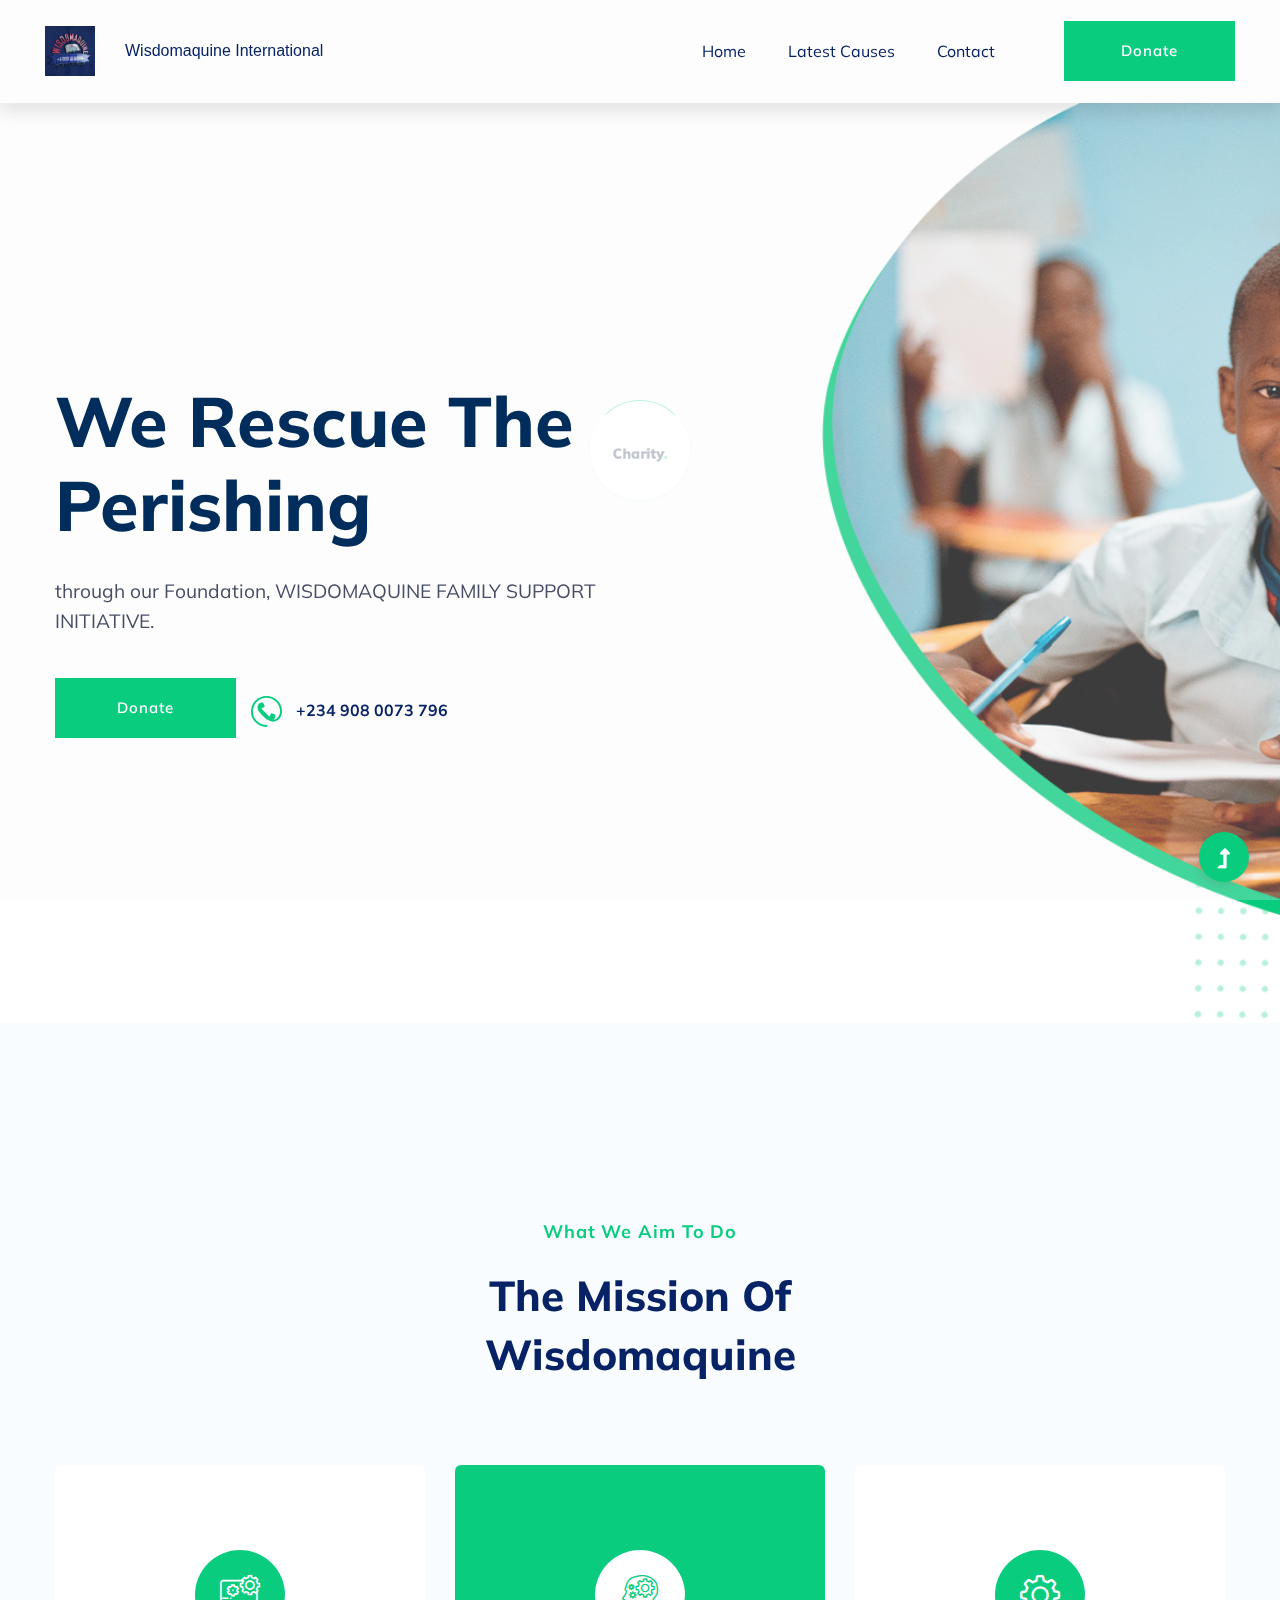
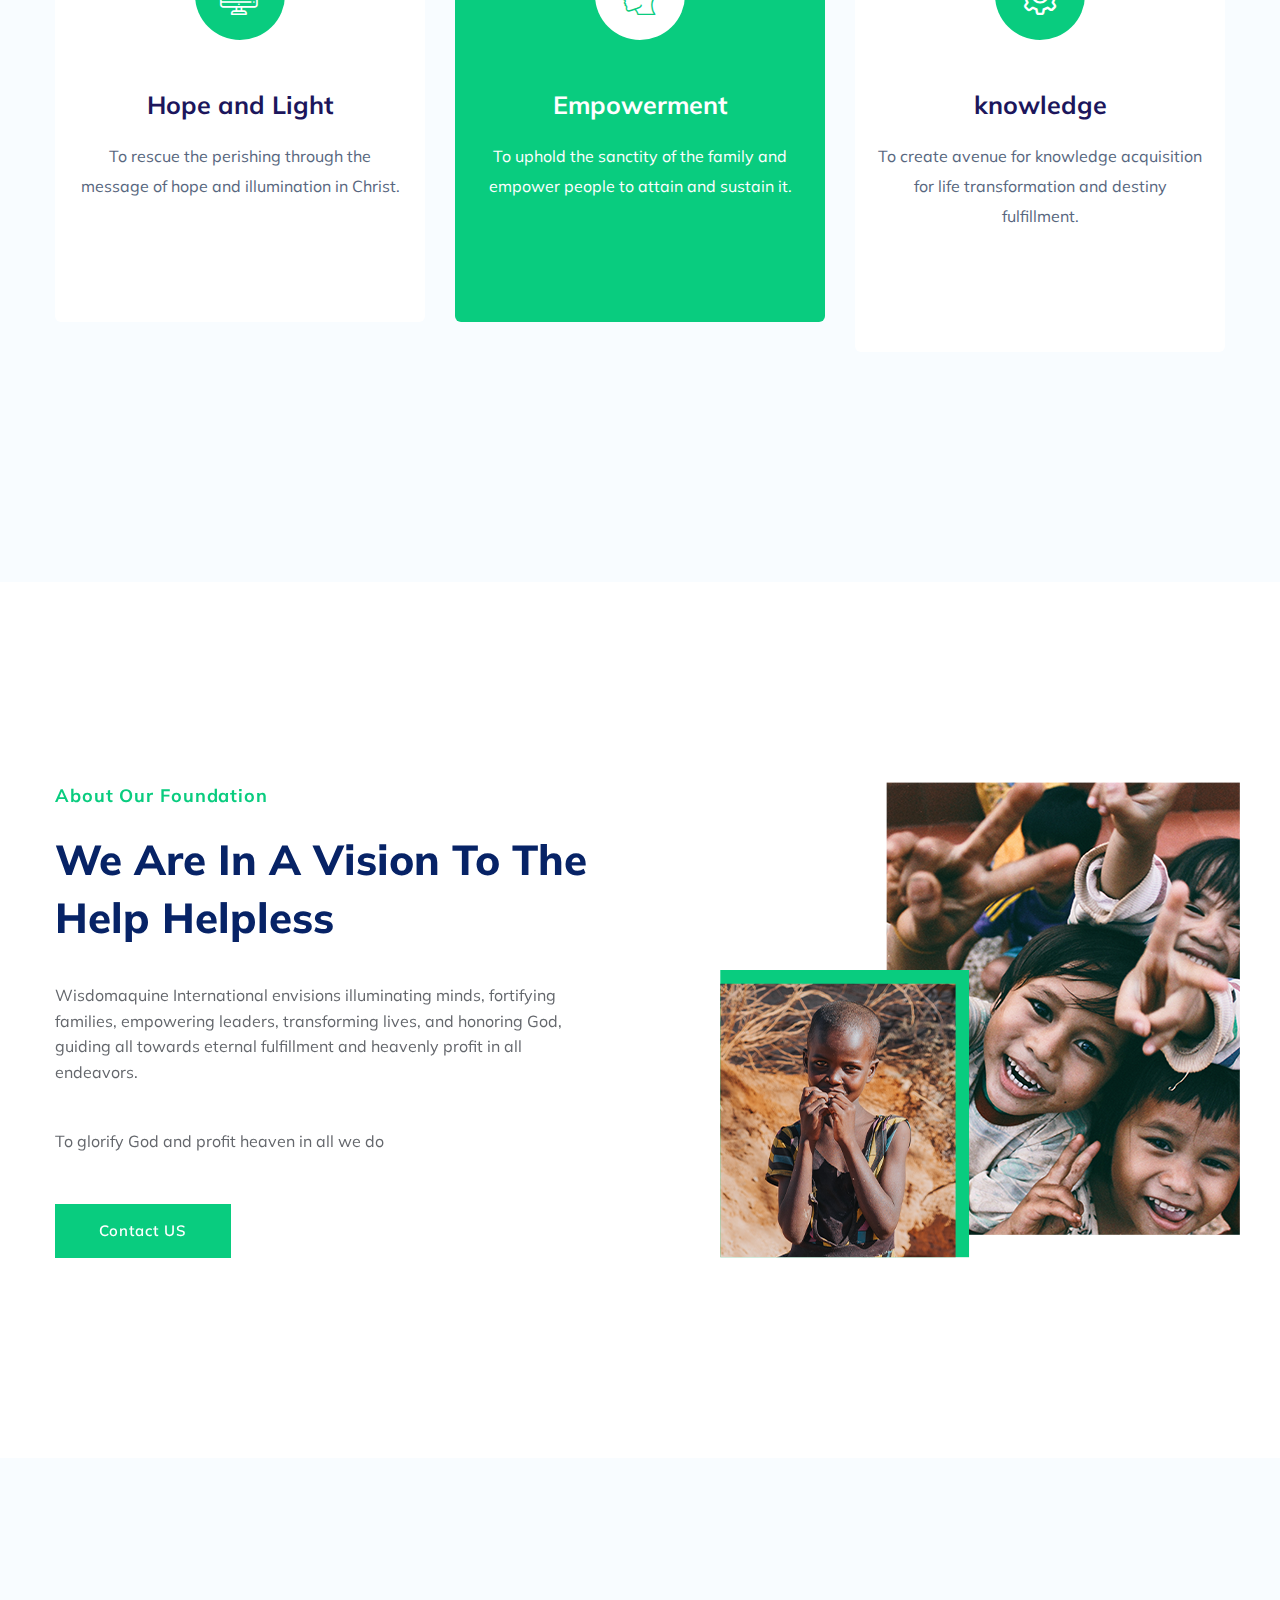
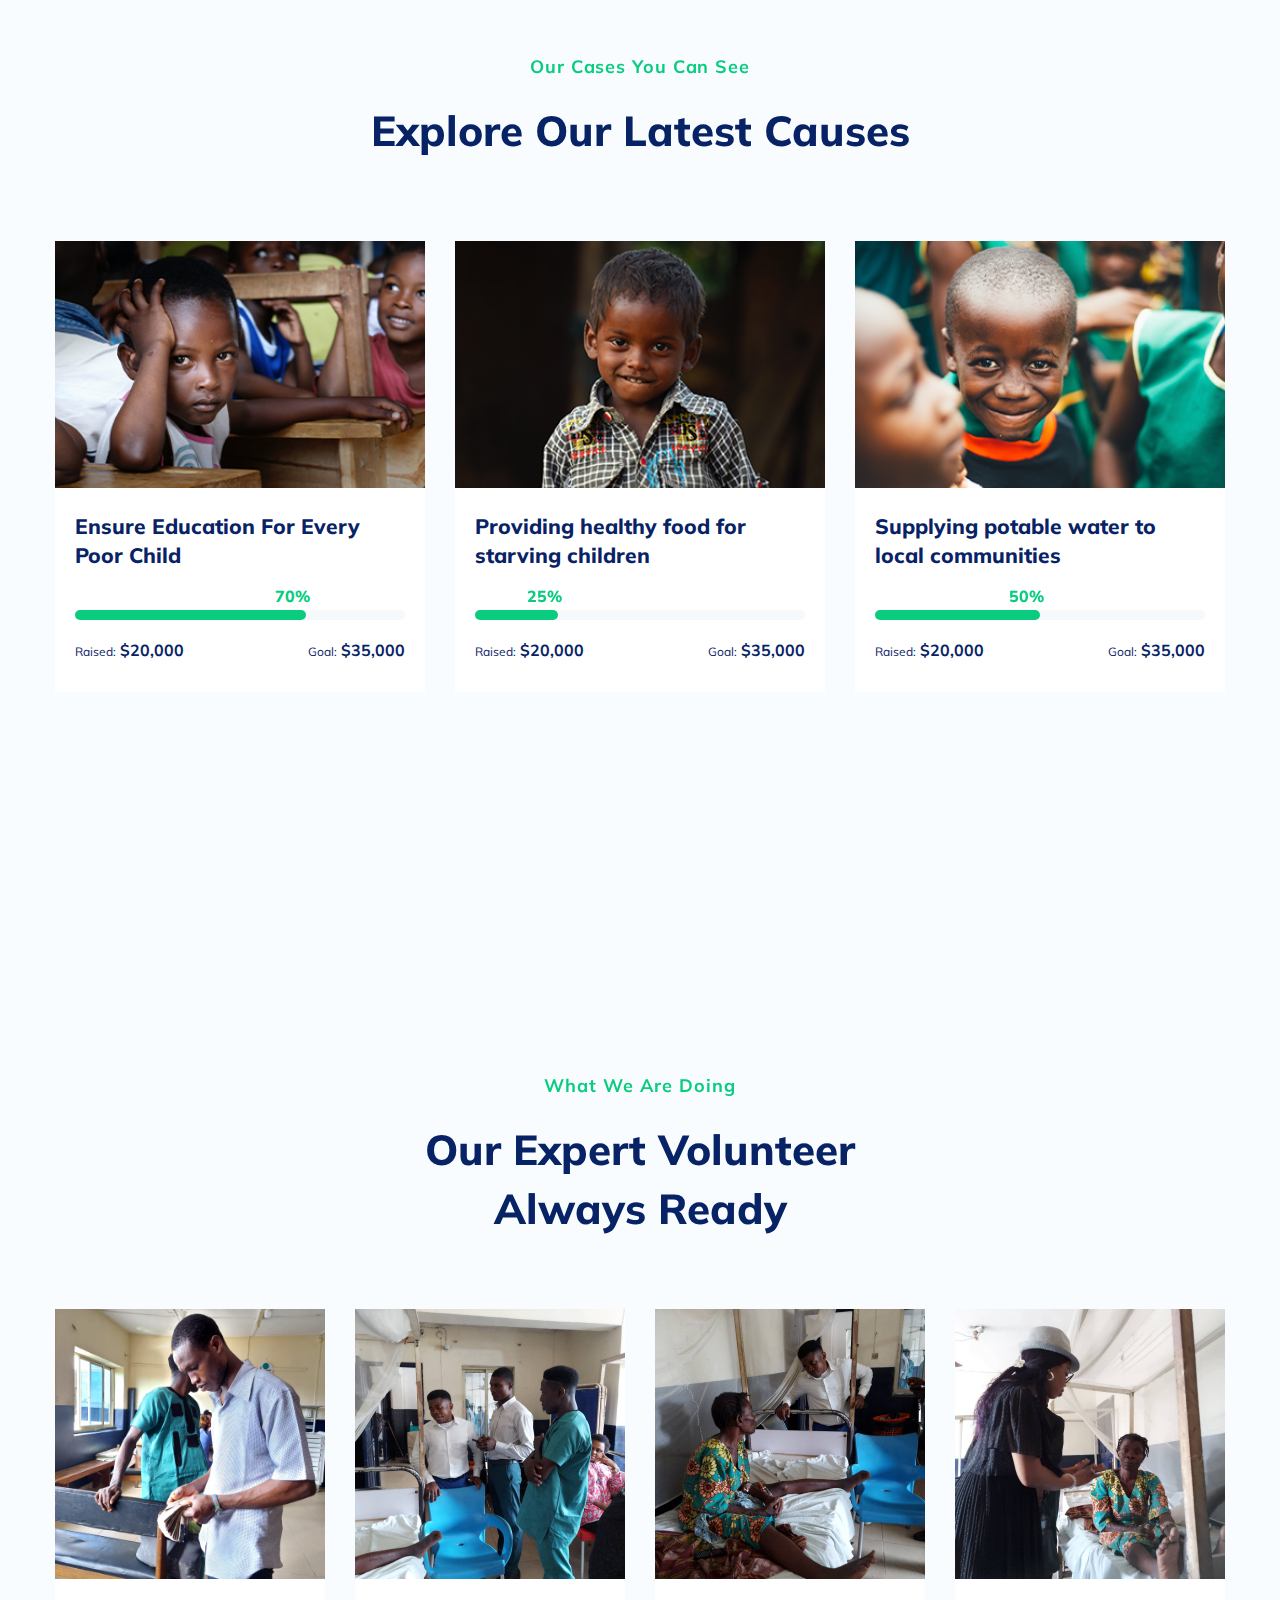
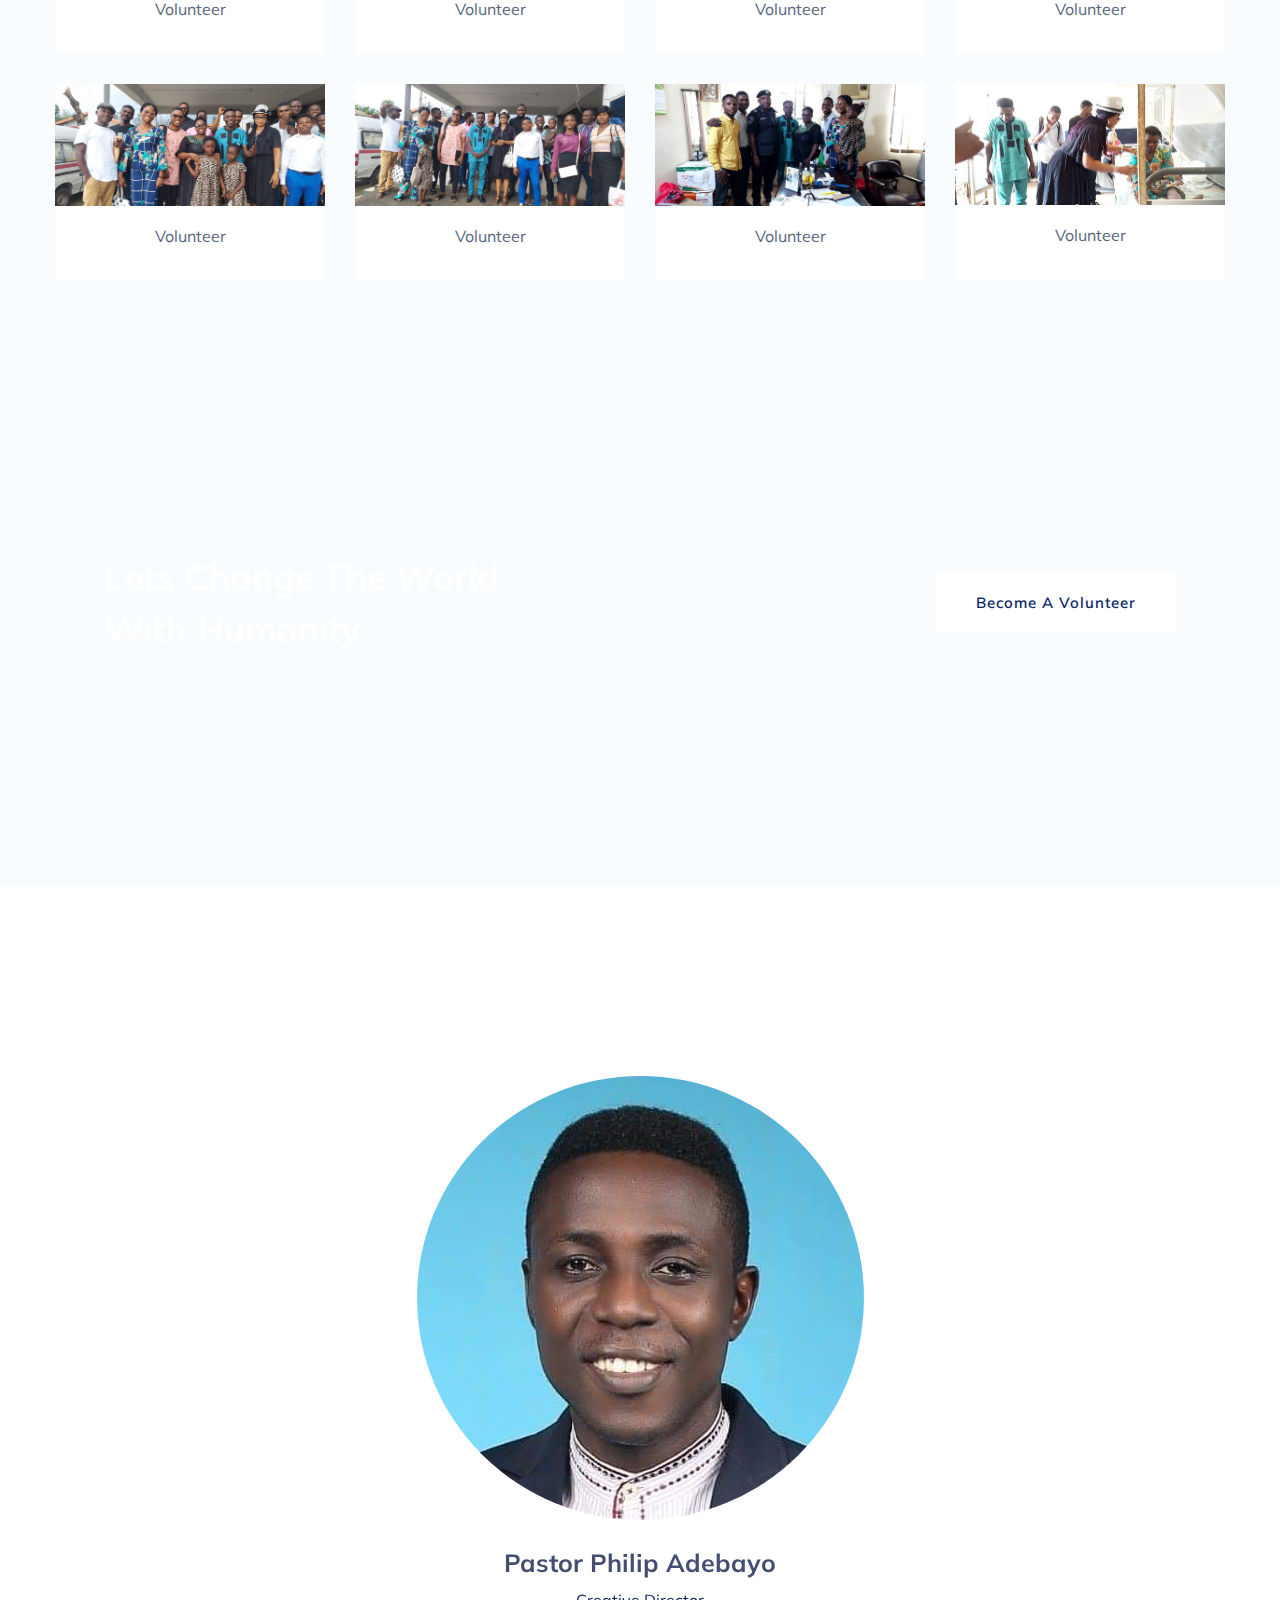
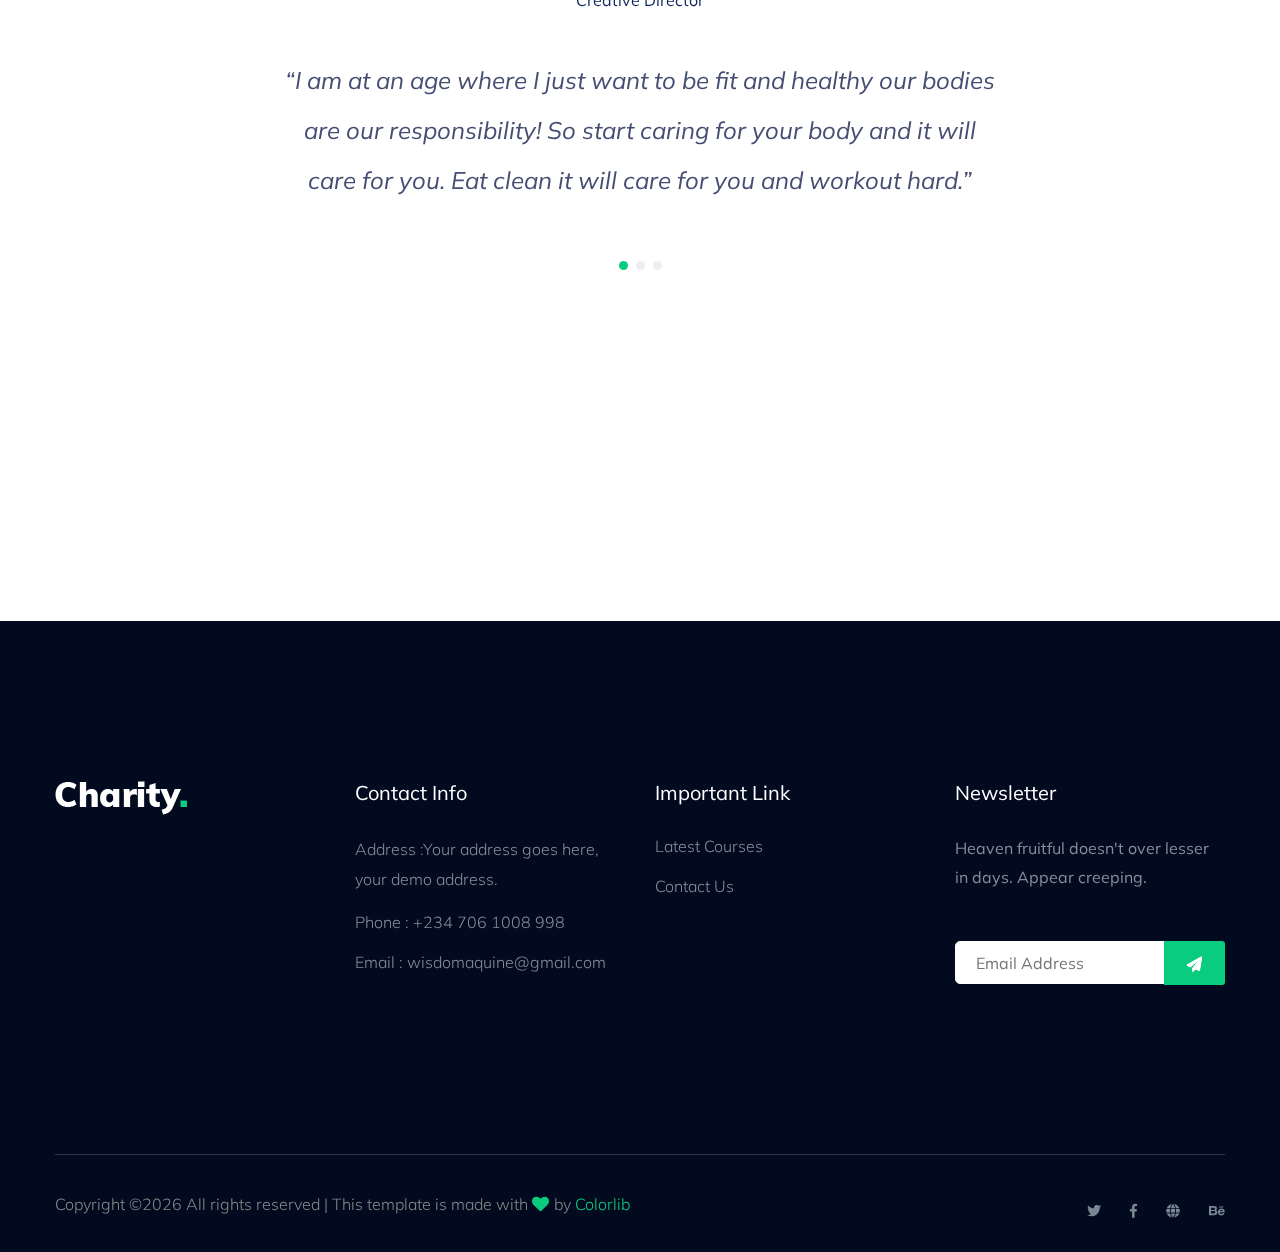
<file: index.html>
<!doctype html>
<html class="no-js" lang="zxx">
<head>
    <meta charset="utf-8">
    <meta http-equiv="x-ua-compatible" content="ie=edge">
    <title> Wisdomaquine | Home</title>
    <meta name="description" content="">
    <meta name="viewport" content="width=device-width, initial-scale=1">
    <link rel="manifest" href="site.webmanifest">
    <link rel="shortcut icon" type="image/x-icon" href="assets/img/favicon.ico">

	<!-- CSS here -->
	<link rel="stylesheet" href="assets/css/bootstrap.min.css">
	<link rel="stylesheet" href="assets/css/owl.carousel.min.css">
	<link rel="stylesheet" href="assets/css/slicknav.css">
    <link rel="stylesheet" href="assets/css/flaticon.css">
    <link rel="stylesheet" href="assets/css/progressbar_barfiller.css">
    <link rel="stylesheet" href="assets/css/gijgo.css">
    <link rel="stylesheet" href="assets/css/animate.min.css">
    <link rel="stylesheet" href="assets/css/animated-headline.css">
	<link rel="stylesheet" href="assets/css/magnific-popup.css">
	<link rel="stylesheet" href="assets/css/fontawesome-all.min.css">
	<link rel="stylesheet" href="assets/css/themify-icons.css">
	<link rel="stylesheet" href="assets/css/slick.css">
	<link rel="stylesheet" href="assets/css/nice-select.css">
	<link rel="stylesheet" href="assets/css/style.css">
</head>
<body>
    <!-- ? Preloader Start -->
    <div id="preloader-active">
        <div class="preloader d-flex align-items-center justify-content-center">
            <div class="preloader-inner position-relative">
                <div class="preloader-circle"></div>
                <div class="preloader-img pere-text">
                    <img src="assets/img/logo/loder.png" alt="">
                </div>
            </div>
        </div>
    </div>
    <!-- Preloader Start -->
    <header>
        <!-- Header Start -->
        <div class="header-area">
            <div class="main-header ">
                <div class="header-bottom  header-sticky">
                    <div class="container-fluid">
                        <div class="row align-items-center">
                            <!-- Logo -->
                            <div class="col-xl-2 col-lg-2">
                                <div class="logo">
                                    <a href="index.html"><img src="assets/img/20240315_200956.jpg" alt="" style="width: 50px; height: 50px;"></a>
                                    <a href="index.html" class="logo-name">Wisdomaquine International</a>
                                </div>
                            </div>
                            <div class="col-xl-10 col-lg-10">
                                <div class="menu-wrapper  d-flex align-items-center justify-content-end">
                                    <!-- Main-menu -->
                                    <div class="main-menu d-none d-lg-block">
                                        <nav>
                                            <ul id="navigation">
                                                <li><a href="index.html">Home</a></li>
                                                <li><a href="program.html">latest causes</a></li>
                                                <li><a href="contact.html">Contact</a></li>
                                            </ul>
                                        </nav>
                                    </div>
                                    <!-- Header-btn -->
                                    <div class="header-right-btn d-none d-lg-block ml-20">
                                        <a href="contact.html" class="btn header-btn">Donate</a>
                                    </div>
                                </div>
                            </div> 
                            <!-- Mobile Menu -->
                            <div class="col-12">
                                <div class="mobile_menu d-block d-lg-none"></div>
                            </div>
                        </div>
                    </div>
                </div>
            </div>
        </div>
        <!-- Header End -->
    </header>
    <!-- header end -->
    <main>
    <!-- slider Area Start-->
    <div class="slider-area">
        <div class="slider-active">
            <!-- Single Slider -->
            <div class="single-slider slider-height d-flex align-items-center">
                <div class="container">
                    <div class="row">
                        <div class="col-xl-6 col-lg-6 col-md-8 col-sm-10">
                            <div class="hero__caption">
                                <h1 data-animation="fadeInUp" data-delay=".6s">We Rescue the Perishing</h1>
                                <P data-animation="fadeInUp" data-delay=".8s" style="font-size: larger;">through our Foundation, WISDOMAQUINE FAMILY SUPPORT INITIATIVE.</P>
                                <!-- Hero-btn -->
                                <div class="hero__btn">
                                    <a href="industries.html" class="btn hero-btn mb-10"  data-animation="fadeInLeft" data-delay=".8s">Donate</a>
                                    <a href="industries.html" class="cal-btn ml-15" data-animation="fadeInRight" data-delay="1.0s">
                                        <i class="flaticon-null"></i>
                                        <p>+234 908 0073 796</p>
                                    </a>
                                </div>
                            </div>
                        </div>
                    </div>
                </div>
            </div>
            <!-- Single Slider -->
            <div class="single-slider slider-height d-flex align-items-center">
                <div class="container">
                    <div class="row">
                        <div class="col-xl-6 col-lg-6 col-md-8 col-sm-10">
                            <div class="hero__caption">
                                <h1 data-animation="fadeInUp" data-delay=".6s">Our Helping to<br> the world.</h1>
                                <P data-animation="fadeInUp" data-delay=".8s" >Onsectetur adipiscing elit, sed do eiusmod tempor incididunt ut bore et dolore magnt, sed do eiusmod.</P>
                                <!-- Hero-btn -->
                                <div class="hero__btn">
                                    <a href="industries.html" class="btn hero-btn mb-10"  data-animation="fadeInLeft" data-delay=".8s">Donate</a>
                                    <a href="industries.html" class="cal-btn ml-15" data-animation="fadeInRight" data-delay="1.0s">
                                        <i class="flaticon-null"></i>
                                        <p>+12 1325 41</p>
                                    </a>
                                </div>
                            </div>
                        </div>
                    </div>
                </div>
            </div>
        </div>
    </div>
    <!-- slider Area End-->
    <!--? Services Area Start -->
    <div class="service-area section-padding30">
        <div class="container">
            <div class="row justify-content-center">
                <div class="col-xl-6 col-lg-7 col-md-10 col-sm-10">
                    <!-- Section Tittle -->
                    <div class="section-tittle text-center mb-80">
                        <span>What we aim to do</span>
                        <h2>The Mission of Wisdomaquine</h2>
                    </div>
                </div>
            </div>
            <div class="row">
                <div class="col-lg-4 col-md-6 col-sm-6">
                    <div class="single-cat text-center mb-50">
                        <div class="cat-icon">
                            <span class="flaticon-null-1"></span>
                        </div>
                        <div class="cat-cap">
                            <h5><a href="services.html">Hope and Light</a></h5>
                            <p>To rescue the perishing through the message of hope and illumination in Christ.</p>
                        </div>
                    </div>
                </div>
                <div class="col-lg-4 col-md-6 col-sm-6">
                    <div class="single-cat active text-center mb-50">
                        <div class="cat-icon">
                            <span class="flaticon-think"></span>
                        </div>
                        <div class="cat-cap">
                            <h5><a href="services.html">Empowerment</a></h5>
                            <p>To uphold the sanctity of the family and empower people to attain and sustain it.</p>
                        </div>
                    </div>
                </div>
                <div class="col-lg-4 col-md-6 col-sm-6">
                    <div class="single-cat text-center mb-50">
                        <div class="cat-icon">
                            <span class="flaticon-gear"></span>
                        </div>
                        <div class="cat-cap">
                            <h5><a href="services.html">knowledge</a></h5>
                            <p>To create avenue for knowledge acquisition for life transformation and destiny fulfillment.</p>
                        </div>
                    </div>
                </div>
            </div>
        </div>
    </div>
    <!-- Services Area End -->
    <!--? About Law Start-->
    <section class="about-low-area section-padding2">
        <div class="container">
            <div class="row">
                <div class="col-lg-6 col-md-10">
                    <div class="about-caption mb-50">
                        <!-- Section Tittle -->
                        <div class="section-tittle mb-35">
                            <span>About Our Foundation</span>
                            <h2>We Are In A Vision To The Help Helpless</h2>
                        </div>
                        <p>Wisdomaquine International envisions illuminating minds, fortifying families, empowering leaders, transforming lives, and honoring God, guiding all towards eternal fulfillment and heavenly profit in all endeavors.</p>
                        <p>To glorify God and profit heaven in all we do</p>
                    </div>
                    <a href="contact.html" class="btn">Contact US</a>
                </div>
                <div class="col-lg-6 col-md-12">
                    <!-- about-img -->
                    <div class="about-img ">
                        <div class="about-font-img d-none d-lg-block">
                            <img src="assets/img/gallery/about2.png" alt="">
                        </div>
                        <div class="about-back-img ">
                            <img src="assets/img/gallery/about1.png" alt="">
                        </div>
                    </div>
                </div>
            </div>
        </div>
    </section>
    <!-- About Law End-->
    <!-- Our Cases Start -->
    <div class="our-cases-area section-padding30">
        <div class="container">
            <div class="row justify-content-center">
                <div class="col-xl-6 col-lg-7 col-md-10 col-sm-10">
                    <!-- Section Tittle -->
                    <div class="section-tittle text-center mb-80">
                        <span>Our Cases you can see</span>
                        <h2>Explore our latest causes</h2>
                    </div>
                </div>
            </div>
            <div class="row">
                <div class="col-lg-4 col-md-6 col-sm-6">
                    <div class="single-cases mb-40">
                        <div class="cases-img">
                            <img src="assets/img/gallery/case1.png" alt="">
                        </div>
                        <div class="cases-caption">
                            <h3><a href="#">Ensure Education For Every Poor Child</a></h3>
                            <!-- Progress Bar -->
                            <div class="single-skill mb-15">
                                <div class="bar-progress">
                                    <div id="bar1" class="barfiller">
                                        <div class="tipWrap">
                                            <span class="tip"></span>
                                        </div>
                                        <span class="fill" data-percentage="70"></span>
                                    </div>
                                </div>
                            </div>
                            <!-- / progress -->
                            <div class="prices d-flex justify-content-between">
                                <p>Raised:<span> $20,000</span></p>
                                <p>Goal:<span> $35,000</span></p>
                            </div>
                        </div>
                    </div>
                </div>
                <div class="col-lg-4 col-md-6 col-sm-6">
                    <div class="single-cases mb-40">
                        <div class="cases-img">
                            <img src="assets/img/gallery/case2.png" alt="">
                        </div>
                        <div class="cases-caption">
                            <h3><a href="#">Providing healthy food for starving children</a></h3>
                            <!-- Progress Bar -->
                            <div class="single-skill mb-15">
                                <div class="bar-progress">
                                    <div id="bar2" class="barfiller">
                                        <div class="tipWrap">
                                            <span class="tip"></span>
                                        </div>
                                        <span class="fill" data-percentage="25"></span>
                                    </div>
                                </div>
                            </div>
                            <!-- / progress -->
                            <div class="prices d-flex justify-content-between">
                                <p>Raised:<span> $20,000</span></p>
                                <p>Goal:<span> $35,000</span></p>
                            </div>
                        </div>
                    </div>
                </div>
                <div class="col-lg-4 col-md-6 col-sm-6">
                    <div class="single-cases mb-40">
                        <div class="cases-img">
                            <img src="assets/img/gallery/case3.png" alt="">
                        </div>
                        <div class="cases-caption">
                            <h3><a href="#">Supplying potable water to local communities</a></h3>
                            <!-- Progress Bar -->
                            <div class="single-skill mb-15">
                                <div class="bar-progress">
                                    <div id="bar3" class="barfiller">
                                        <div class="tipWrap">
                                            <span class="tip"></span>
                                        </div>
                                        <span class="fill" data-percentage="50"></span>
                                    </div>
                                </div>
                            </div>
                            <!-- / progress -->
                            <div class="prices d-flex justify-content-between">
                                <p>Raised:<span> $20,000</span></p>
                                <p>Goal:<span> $35,000</span></p>
                            </div>
                        </div>
                    </div>
                </div>
            </div>
        </div>
    </div>
    <!-- Our Cases End -->
    <!--? Team Ara Start -->
    <div class="team-area pt-160 pb-160">
        <div class="container">
            <div class="row justify-content-center">
                <div class="col-xl-6 col-lg-7 col-md-10 col-sm-10">
                    <!-- Section Tittle -->
                    <div class="section-tittle section-tittle2 text-center mb-70">
                        <span>What we are doing</span>
                        <h2>Our Expert Volunteer Always ready</h2>
                    </div>
                </div>
            </div>
            <div class="row">
                <div class="col-lg-3 col-md-6 col-sm-6">
                    <div class="single-team mb-30">
                        <div class="team-img">
                            <img src="assets/img/IMG-20240315-WA0038.jpg" alt="">
                            <!-- Blog Social -->
                            
                        </div>
                        <div class="team-caption">
                            <!-- <h3><a href="instructor.html">Brendon Tailor</a></h3> -->
                            <p>Volunteer</p>
                        </div>
                    </div>
                </div>
                <div class="col-lg-3 col-md-6 col-sm-6">
                    <div class="single-team mb-30">
                        <div class="team-img">
                            <img src="assets/img/IMG-20240315-WA0033.jpg" alt="">
                            <!-- Blog Social -->
                            
                        </div>
                        <div class="team-caption">
                            <!-- <h3><a href="instructor.html">Brendon Tailor</a></h3> -->
                            <p>Volunteer</p>
                        </div>
                    </div>
                </div>
                <div class="col-lg-3 col-md-6 col-sm-6">
                    <div class="single-team mb-30">
                        <div class="team-img">
                            <img src="assets/img/IMG-20240315-WA0034.jpg" alt="">
                            <!-- Blog Social -->
                            
                        </div>
                        <div class="team-caption">
                            <!-- <h3><a href="instructor.html">Brendon Tailor</a></h3> -->
                            <p>Volunteer</p>
                        </div>
                    </div>
                </div>
                <div class="col-lg-3 col-md-6 col-sm-6">
                    <div class="single-team mb-30">
                        <div class="team-img">
                            <img src="assets/img/IMG-20240315-WA0036.jpg" alt="">
                            <!-- Blog Social -->
                            
                        </div>
                        <div class="team-caption">
                            <!-- <h3><a href="instructor.html">Brendon Tailor</a></h3> -->
                            <p>Volunteer</p>
                        </div>
                    </div>
                </div>
            </div>
            <div class="row lower-row">
                <div class="col-lg-3 col-md-6 col-sm-6">
                    <div class="single-team mb-30">
                        <div class="team-img">
                            <img src="assets/img/IMG-20240315-WA0029.jpg" alt="">
                            <!-- Blog Social -->
                            
                        </div>
                        <div class="team-caption">
                            <!-- <h3><a href="instructor.html">Bruce Roberts</a></h3> -->
                            <p>Volunteer</p>
                        </div>
                    </div>
                </div>
                <div class="col-lg-3 col-md-6 col-sm-6">
                    <div class="single-team mb-30">
                        <div class="team-img">
                            <img src="assets/img/IMG-20240315-WA0030.jpg" alt="">
                            <!-- Blog Social -->
                            
                        </div>
                        <div class="team-caption">
                            <!-- <h3><a href="instructor.html">Robart Rechard</a></h3> -->
                            <p>Volunteer</p>
                        </div>
                    </div>
                </div>
                
                <div class="col-lg-3 col-md-6 col-sm-6">
                    <div class="single-team mb-30">
                        <div class="team-img">
                            <img src="assets/img/IMG-20240315-WA0032.jpg" alt="">
                            <!-- Blog Social -->
                            
                        </div>
                        <div class="team-caption">
                            <!-- <h3><a href="instructor.html">Walshr Hasgt</a></h3> -->
                            <p>Volunteer</p>
                        </div>
                    </div>
                </div>
                <div class="col-lg-3 col-md-6 col-sm-6">
                    <div class="single-team mb-30">
                        <div class="team-img">
                            <img src="assets/img/IMG-20240315-WA0035.jpg" alt="">
                            <!-- Blog Social -->
                            
                        </div>
                        <div class="team-caption">
                            <!-- <h3><a href="instructor.html">Bruce Roberts</a></h3> -->
                            <p>Volunteer</p>
                        </div>
                    </div>
                </div>
            </div>
        </div>
    </div>
    <!-- Team Ara End -->
    <!-- Want To work -->
    <section class="wantToWork-area ">
        <div class="container">
            <div class="wants-wrapper w-padding2  section-bg" data-background="assets/img/gallery/section_bg01.png">
                <div class="row align-items-center justify-content-between">
                    <div class="col-xl-5 col-lg-9 col-md-8">
                        <div class="wantToWork-caption wantToWork-caption2">
                            <h2>Lets Change The World With Humanity</h2>
                        </div>
                    </div>
                    <div class="col-xl-2 col-lg-3 col-md-4">
                        <a href="#" class="btn white-btn f-right sm-left">Become A Volunteer</a>
                    </div>
                </div>
            </div>
        </div>
    </section>
    <!-- Want To work End -->
    <!--? Testimonial Start -->
    <div class="testimonial-area testimonial-padding">
        <div class="container">
            <!-- Testimonial contents -->
            <div class="row d-flex justify-content-center">
                <div class="col-xl-8 col-lg-8 col-md-10">
                    <div class="h1-testimonial-active dot-style">
                        <!-- Single Testimonial -->
                        <div class="single-testimonial text-center">
                            <div class="testimonial-caption ">
                                <!-- founder -->
                                <div class="testimonial-founder">
                                    <div class="founder-img mb-40">
                                        <img src="assets/img/WhatsApp Image 2024-03-20 at 19.39.25_bc5026c7.jpg" alt="" style="border-radius: 50%;">
                                        <span>Pastor Philip Adebayo</span>
                                        <p>Creative Director</p>
                                    </div>
                                </div>
                                <div class="testimonial-top-cap">
                                    <p>“I am at an age where I just want to be fit and healthy our bodies are our responsibility! So start caring for your body and it will care for you. Eat clean it will care for you and workout hard.”</p>
                                </div>
                            </div>
                        </div>
                        <!-- Single Testimonial -->
                        <div class="single-testimonial text-center">
                            <div class="testimonial-caption ">
                                <!-- founder -->
                                <div class="testimonial-founder">
                                    <div class="founder-img mb-40">
                                        <img src="assets/img/WhatsApp Image 2024-03-20 at 19.39.25_bc5026c7.jpg" alt="" style="border-radius: 50%;">
                                        <span>Pastor Philip</span>
                                        <p>Creative Director</p>
                                    </div>
                                </div>
                                <div class="testimonial-top-cap">
                                    <p>“True fulfillment comes from giving without expectation, for in the act of generosity, we touch lives and sow seeds of hope for a brighter tomorrow.”</p>
                                </div>
                            </div>
                        </div>
                        <!-- Single Testimonial -->
                        <div class="single-testimonial text-center">
                            <div class="testimonial-caption ">
                                <!-- founder -->
                                <div class="testimonial-founder">
                                    <div class="founder-img mb-40">
                                        <img src="assets/img/WhatsApp Image 2024-03-20 at 19.39.25_bc5026c7.jpg" alt="" style="border-radius: 50%;">
                                        <span>Pastor Philip</span>
                                        <p>Creative Director</p>
                                    </div>
                                </div>
                                <div class="testimonial-top-cap">
                                    <p>“In the heart of every community lies the power to enact change. Let us unite in compassion and action, for together, we can uplift those in need and build a world of kindness.”</p>
                                </div>
                            </div>
                        </div>
                    </div>
                </div>
            </div>
        </div>
    </div>
    <!-- Testimonial End -->
    <!--? Count Down Start -->
    <div class="count-down-area pt-25 section-bg" data-background="assets/img/gallery/section_bg02.png">
        <div class="container">
            <div class="row justify-content-center">
                <div class="col-lg-12 col-md-12">
                    <div class="count-down-wrapper" >
                        <div class="row justify-content-between">
                            <div class="col-lg-3 col-md-6 col-sm-6">
                                <!-- Counter Up -->
                                <div class="single-counter text-center">
                                    <span class="counter color-green">6,200</span>
                                    <span class="plus">+</span>
                                    <p class="color-green">Donation</p>
                                </div>
                            </div>
                            <div class="col-lg-3 col-md-6 col-sm-6">
                                <!-- Counter Up -->
                                <div class="single-counter text-center">
                                    <span class="counter color-green">80</span>
                                    <span class="plus">+</span>
                                    <p class="color-green">Fund Raised</p>
                                </div>
                            </div>
                            <div class="col-lg-3 col-md-6 col-sm-6">
                                <!-- Counter Up -->
                                <div class="single-counter text-center">
                                    <span class="counter color-green">256</span>
                                    <span class="plus">+</span>
                                    <p class="color-green">Donation</p>
                                </div>
                            </div>
                            <div class="col-lg-3 col-md-6 col-sm-6">
                                <!-- Counter Up -->
                                <div class="single-counter text-center">
                                    <span class="counter color-green">256</span>
                                    <span class="plus">+</span>
                                    <p class="color-green">Donation</p>
                                </div>
                            </div>
                        </div>
                    </div>
                </div>
            </div>
        </div>
    </div>
    <!-- Count Down End -->
    </main>
    <footer>
        <div class="footer-wrapper section-bg2" data-background="assets/img/gallery/footer_bg.png">
            <!-- Footer Top-->
            <div class="footer-area footer-padding">
                <div class="container">
                    <div class="row d-flex justify-content-between">
                        <div class="col-xl-3 col-lg-3 col-md-4 col-sm-6">
                        <div class="single-footer-caption mb-50">
                            <div class="single-footer-caption mb-30">
                                <div class="footer-tittle">
                                    <div class="footer-logo mb-20">
                                        <a href="index.html"><img src="assets/img/logo/logo2_footer.png" alt=""></a>
                                    </div>
                                </div>
                            </div>
                        </div>
                        </div>
                        <div class="col-xl-3 col-lg-3 col-md-4 col-sm-5">
                            <div class="single-footer-caption mb-50">
                                <div class="footer-tittle">
                                    <h4>Contact Info</h4>
                                    <ul>
                                        <li>
                                            <p>Address :Your address goes here, your demo address.</p>
                                        </li>
                                        <li><a href="#">Phone : +234 706 1008 998</a></li>
                                        <li><a href="#">Email : wisdomaquine@gmail.com</a></li>
                                    </ul>
                                </div>

                            </div>
                        </div>
                        <div class="col-xl-3 col-lg-3 col-md-4 col-sm-5">
                            <div class="single-footer-caption mb-50">
                                <div class="footer-tittle">
                                    <h4>Important Link</h4>
                                    <ul>
                                        <li><a href="#">Latest Courses</a></li>
                                        <li><a href="#">Contact Us</a></li>
                                    </ul>
                                </div>
                            </div>
                        </div>
                        <div class="col-xl-3 col-lg-3 col-md-4 col-sm-5">
                            <div class="single-footer-caption mb-50">
                                <div class="footer-tittle">
                                    <h4>Newsletter</h4>
                                    <div class="footer-pera footer-pera2">
                                    <p>Heaven fruitful doesn't over lesser in days. Appear creeping.</p>
                                </div>
                                <!-- Form -->
                                <div class="footer-form" >
                                    <div id="mc_embed_signup">
                                        <form target="_blank" action="https://spondonit.us12.list-manage.com/subscribe/post?u=1462626880ade1ac87bd9c93a&amp;id=92a4423d01"
                                        method="get" class="subscribe_form relative mail_part">
                                            <input type="email" name="email" id="newsletter-form-email" placeholder="Email Address"
                                            class="placeholder hide-on-focus" onfocus="this.placeholder = ''"
                                            onblur="this.placeholder = ' Email Address '">
                                            <div class="form-icon">
                                                <button type="submit" name="submit" id="newsletter-submit"
                                                class="email_icon newsletter-submit button-contactForm"><img src="assets/img/gallery/form.png" alt=""></button>
                                            </div>
                                            <div class="mt-10 info"></div>
                                        </form>
                                    </div>
                                </div>
                                </div>
                            </div>
                        </div>
                    </div>
                </div>
            </div>
            <!-- footer-bottom -->
            <div class="footer-bottom-area">
                <div class="container">
                    <div class="footer-border">
                        <div class="row d-flex justify-content-between align-items-center">
                            <div class="col-xl-10 col-lg-9 ">
                                <div class="footer-copy-right">
                                    <p><!-- Link back to Colorlib can't be removed. Template is licensed under CC BY 3.0. -->
  Copyright &copy;<script>document.write(new Date().getFullYear());</script> All rights reserved | This template is made with <i class="fa fa-heart" aria-hidden="true"></i> by <a href="https://colorlib.com" target="_blank">Colorlib</a>
  <!-- Link back to Colorlib can't be removed. Template is licensed under CC BY 3.0. --></p>
                                </div>
                            </div>
                            <div class="col-xl-2 col-lg-3">
                                <div class="footer-social f-right">
                                    <a href="#"><i class="fab fa-twitter"></i></a>
                                    <a  href="https://www.facebook.com/sai4ull"><i class="fab fa-facebook-f"></i></a>
                                    <a href="#"><i class="fas fa-globe"></i></a>
                                    <a href="#"><i class="fab fa-behance"></i></a>
                                </div>
                            </div>
                        </div>
                    </div>
                </div>
            </div>
        </div>
    </footer>

    <!-- Scroll Up -->
    <div id="back-top" >
        <a title="Go to Top" href="#"> <i class="fas fa-level-up-alt" style="z-index: 3;"></i></a>
    </div>

    <!-- JS here -->

    <script src="./assets/js/vendor/modernizr-3.5.0.min.js"></script>
    <!-- Jquery, Popper, Bootstrap -->
    <script src="./assets/js/vendor/jquery-1.12.4.min.js"></script>
    <script src="./assets/js/popper.min.js"></script>
    <script src="./assets/js/bootstrap.min.js"></script>
    <!-- Jquery Mobile Menu -->
    <script src="./assets/js/jquery.slicknav.min.js"></script>

    <!-- Jquery Slick , Owl-Carousel Plugins -->
    <script src="./assets/js/owl.carousel.min.js"></script>
    <script src="./assets/js/slick.min.js"></script>
    <!-- One Page, Animated-HeadLin -->
    <script src="./assets/js/wow.min.js"></script>
    <script src="./assets/js/animated.headline.js"></script>
    <script src="./assets/js/jquery.magnific-popup.js"></script>

    <!-- Date Picker -->
    <script src="./assets/js/gijgo.min.js"></script>
    <!-- Nice-select, sticky -->
    <script src="./assets/js/jquery.nice-select.min.js"></script>
    <script src="./assets/js/jquery.sticky.js"></script>
    <!-- Progress -->
    <script src="./assets/js/jquery.barfiller.js"></script>
    
    <!-- counter , waypoint,Hover Direction -->
    <script src="./assets/js/jquery.counterup.min.js"></script>
    <script src="./assets/js/waypoints.min.js"></script>
    <script src="./assets/js/jquery.countdown.min.js"></script>
    <script src="./assets/js/hover-direction-snake.min.js"></script>

    <!-- contact js -->
    <script src="./assets/js/contact.js"></script>
    <script src="./assets/js/jquery.form.js"></script>
    <script src="./assets/js/jquery.validate.min.js"></script>
    <script src="./assets/js/mail-script.js"></script>
    <script src="./assets/js/jquery.ajaxchimp.min.js"></script>
    
    <!-- Jquery Plugins, main Jquery -->	
    <script src="./assets/js/plugins.js"></script>
    <script src="./assets/js/main.js"></script>
    
    </body>
</html>
</file>
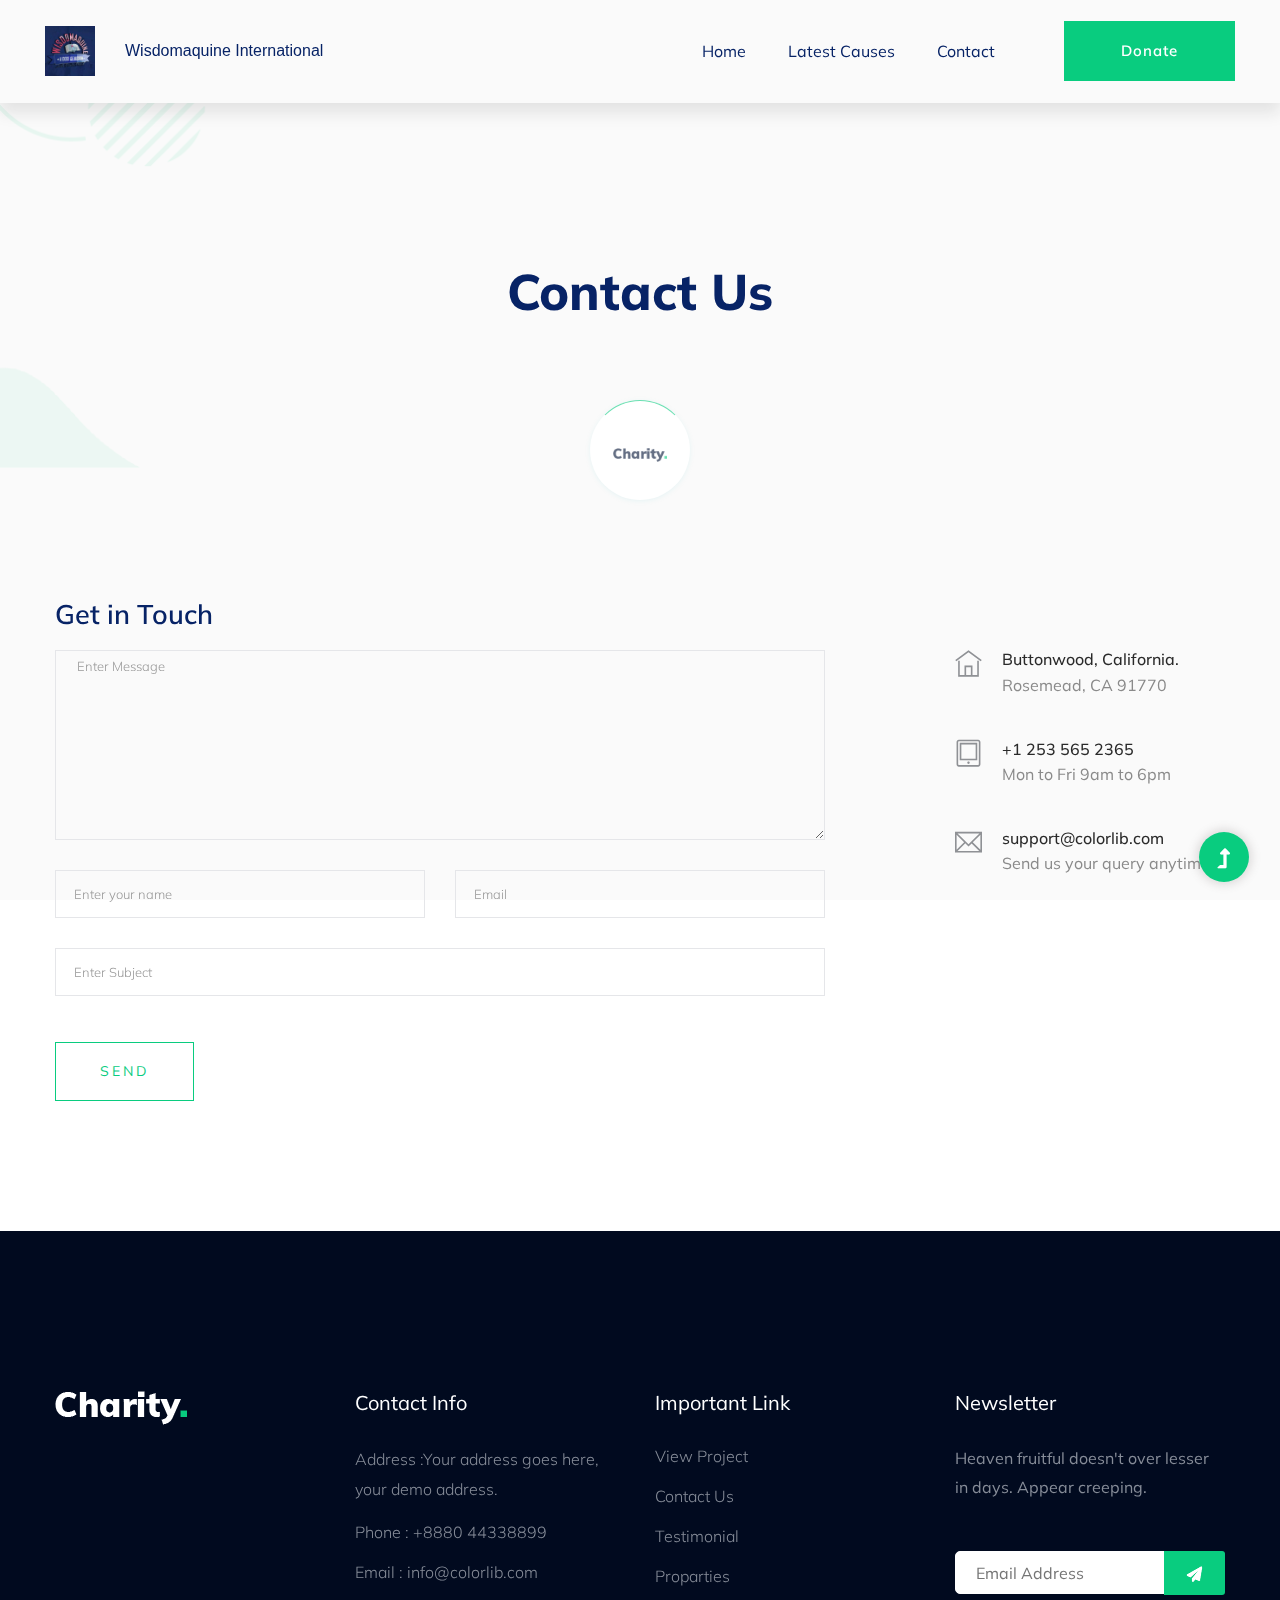
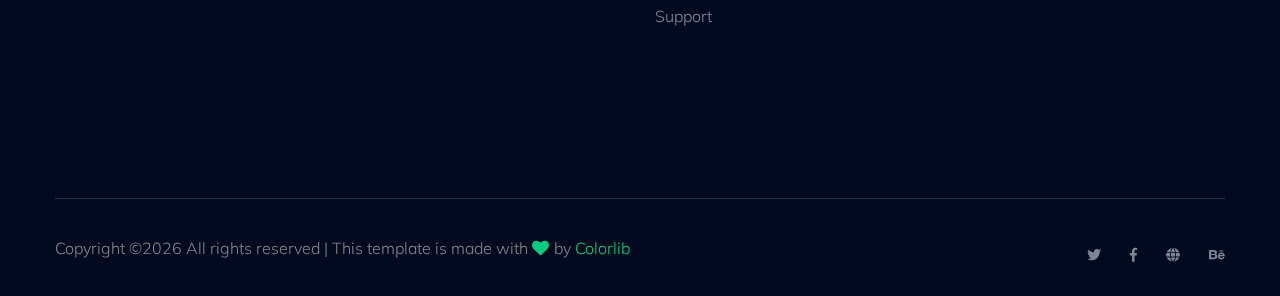
<file: contact.html>
<!doctype html>
<html class="no-js" lang="zxx">
<head>
    <meta charset="utf-8">
    <meta http-equiv="x-ua-compatible" content="ie=edge">
    <title> Charity | Teamplate</title>
    <meta name="description" content="">
    <meta name="viewport" content="width=device-width, initial-scale=1">
    <link rel="shortcut icon" type="image/x-icon" href="assets/img/favicon.ico">

   <!-- CSS here -->
    <link rel="stylesheet" href="assets/css/bootstrap.min.css">
    <link rel="stylesheet" href="assets/css/owl.carousel.min.css">
    <link rel="stylesheet" href="assets/css/slicknav.css">
    <link rel="stylesheet" href="assets/css/animate.min.css">
    <link rel="stylesheet" href="assets/css/hamburgers.min.css">
    <link rel="stylesheet" href="assets/css/magnific-popup.css">
    <link rel="stylesheet" href="assets/css/fontawesome-all.min.css">
    <link rel="stylesheet" href="assets/css/themify-icons.css">
    <link rel="stylesheet" href="assets/css/themify-icons.css">
    <link rel="stylesheet" href="assets/css/slick.css">
    <link rel="stylesheet" href="assets/css/nice-select.css">
    <link rel="stylesheet" href="assets/css/style.css">
</head>
    <!--? Preloader Start -->
    <div id="preloader-active">
        <div class="preloader d-flex align-items-center justify-content-center">
            <div class="preloader-inner position-relative">
                <div class="preloader-circle"></div>
                <div class="preloader-img pere-text">
                    <img src="assets/img/logo/loder.png" alt="">
                </div>
            </div>
        </div>
    </div>
    <!-- Preloader Start -->
    <header>
        <!-- Header Start -->
        <div class="header-area">
            <div class="main-header ">
                <div class="header-bottom  header-sticky">
                    <div class="container-fluid">
                        <div class="row align-items-center">
                            <!-- Logo -->
                            <div class="col-xl-2 col-lg-2">
                                <div class="logo">
                                    <a href="index.html"><img src="assets/img/20240315_200956.jpg" alt="" style="width: 50px; height: 50px;"></a>
                                    <a href="index.html" class="logo-name">Wisdomaquine International</a>
                                </div>
                            </div>
                            <div class="col-xl-10 col-lg-10">
                                <div class="menu-wrapper  d-flex align-items-center justify-content-end">
                                    <!-- Main-menu -->
                                    <div class="main-menu d-none d-lg-block">
                                        <nav>
                                            <ul id="navigation">
                                                <li><a href="index.html">Home</a></li>
                                                <li><a href="program.html">latest causes</a></li>
                                                <li><a href="contact.html">Contact</a></li>
                                            </ul>
                                        </nav>
                                    </div>
                                    <!-- Header-btn -->
                                    <div class="header-right-btn d-none d-lg-block ml-20">
                                        <a href="contact.html" class="btn header-btn">Donate</a>
                                    </div>
                                </div>
                            </div> 
                            <!-- Mobile Menu -->
                            <div class="col-12">
                                <div class="mobile_menu d-block d-lg-none"></div>
                            </div>
                        </div>
                    </div>
                </div>
            </div>
        </div>
        <!-- Header End -->
    </header>
    <main>
        <!--? Hero Start -->
        <div class="slider-area2">
            <div class="slider-height2 d-flex align-items-center">
                <div class="container">
                    <div class="row">
                        <div class="col-xl-12">
                            <div class="hero-cap hero-cap2 pt-20 text-center">
                                <h2>Contact Us</h2>
                            </div>
                        </div>
                    </div>
                </div>
            </div>
        </div>
        <!-- Hero End -->
        <!--?  Contact Area start  -->
        <section class="contact-section">
            <div class="container">
                <div class="row">
                    <div class="col-12">
                        <h2 class="contact-title">Get in Touch</h2>
                    </div>
                    <div class="col-lg-8">
                        <form class="form-contact contact_form" action="contact_process.php" method="post" id="contactForm" novalidate="novalidate">
                            <div class="row">
                                <div class="col-12">
                                    <div class="form-group">
                                        <textarea class="form-control w-100" name="message" id="message" cols="30" rows="9" onfocus="this.placeholder = ''" onblur="this.placeholder = 'Enter Message'" placeholder=" Enter Message"></textarea>
                                    </div>
                                </div>
                                <div class="col-sm-6">
                                    <div class="form-group">
                                        <input class="form-control valid" name="name" id="name" type="text" onfocus="this.placeholder = ''" onblur="this.placeholder = 'Enter your name'" placeholder="Enter your name">
                                    </div>
                                </div>
                                <div class="col-sm-6">
                                    <div class="form-group">
                                        <input class="form-control valid" name="email" id="email" type="email" onfocus="this.placeholder = ''" onblur="this.placeholder = 'Enter email address'" placeholder="Email">
                                    </div>
                                </div>
                                <div class="col-12">
                                    <div class="form-group">
                                        <input class="form-control" name="subject" id="subject" type="text" onfocus="this.placeholder = ''" onblur="this.placeholder = 'Enter Subject'" placeholder="Enter Subject">
                                    </div>
                                </div>
                            </div>
                            <div class="form-group mt-3">
                                <button type="submit" class="button button-contactForm boxed-btn">Send</button>
                            </div>
                        </form>
                    </div>
                    <div class="col-lg-3 offset-lg-1">
                        <div class="media contact-info">
                            <span class="contact-info__icon"><i class="ti-home"></i></span>
                            <div class="media-body">
                                <h3>Buttonwood, California.</h3>
                                <p>Rosemead, CA 91770</p>
                            </div>
                        </div>
                        <div class="media contact-info">
                            <span class="contact-info__icon"><i class="ti-tablet"></i></span>
                            <div class="media-body">
                                <h3>+1 253 565 2365</h3>
                                <p>Mon to Fri 9am to 6pm</p>
                            </div>
                        </div>
                        <div class="media contact-info">
                            <span class="contact-info__icon"><i class="ti-email"></i></span>
                            <div class="media-body">
                                <h3>support@colorlib.com</h3>
                                <p>Send us your query anytime!</p>
                            </div>
                        </div>
                    </div>
                </div>
            </div>
        </section>
        <!-- Contact Area End -->
    </main>
    <footer>
        <div class="footer-wrapper section-bg2" data-background="assets/img/gallery/footer_bg.png">
            <!-- Footer Top-->
            <div class="footer-area footer-padding">
                <div class="container">
                    <div class="row d-flex justify-content-between">
                        <div class="col-xl-3 col-lg-3 col-md-4 col-sm-6">
                        <div class="single-footer-caption mb-50">
                            <div class="single-footer-caption mb-30">
                                <div class="footer-tittle">
                                    <div class="footer-logo mb-20">
                                        <a href="index.html"><img src="assets/img/logo/logo2_footer.png" alt=""></a>
                                    </div>
                                </div>
                            </div>
                        </div>
                        </div>
                        <div class="col-xl-3 col-lg-3 col-md-4 col-sm-5">
                            <div class="single-footer-caption mb-50">
                                <div class="footer-tittle">
                                    <h4>Contact Info</h4>
                                    <ul>
                                        <li>
                                            <p>Address :Your address goes here, your demo address.</p>
                                        </li>
                                        <li><a href="#">Phone : +8880 44338899</a></li>
                                        <li><a href="#">Email : info@colorlib.com</a></li>
                                    </ul>
                                </div>

                            </div>
                        </div>
                        <div class="col-xl-3 col-lg-3 col-md-4 col-sm-5">
                            <div class="single-footer-caption mb-50">
                                <div class="footer-tittle">
                                    <h4>Important Link</h4>
                                    <ul>
                                        <li><a href="#"> View Project</a></li>
                                        <li><a href="#">Contact Us</a></li>
                                        <li><a href="#">Testimonial</a></li>
                                        <li><a href="#">Proparties</a></li>
                                        <li><a href="#">Support</a></li>
                                    </ul>
                                </div>
                            </div>
                        </div>
                        <div class="col-xl-3 col-lg-3 col-md-4 col-sm-5">
                            <div class="single-footer-caption mb-50">
                                <div class="footer-tittle">
                                    <h4>Newsletter</h4>
                                    <div class="footer-pera footer-pera2">
                                    <p>Heaven fruitful doesn't over lesser in days. Appear creeping.</p>
                                </div>
                                <!-- Form -->
                                <div class="footer-form" >
                                    <div id="mc_embed_signup">
                                        <form target="_blank" action="https://spondonit.us12.list-manage.com/subscribe/post?u=1462626880ade1ac87bd9c93a&amp;id=92a4423d01"
                                        method="get" class="subscribe_form relative mail_part">
                                            <input type="email" name="email" id="newsletter-form-email" placeholder="Email Address"
                                            class="placeholder hide-on-focus" onfocus="this.placeholder = ''"
                                            onblur="this.placeholder = ' Email Address '">
                                            <div class="form-icon">
                                                <button type="submit" name="submit" id="newsletter-submit"
                                                class="email_icon newsletter-submit button-contactForm"><img src="assets/img/gallery/form.png" alt=""></button>
                                            </div>
                                            <div class="mt-10 info"></div>
                                        </form>
                                    </div>
                                </div>
                                </div>
                            </div>
                        </div>
                    </div>
                </div>
            </div>
            <!-- footer-bottom -->
            <div class="footer-bottom-area">
                <div class="container">
                    <div class="footer-border">
                        <div class="row d-flex justify-content-between align-items-center">
                            <div class="col-xl-10 col-lg-9 ">
                                <div class="footer-copy-right">
                                    <p><!-- Link back to Colorlib can't be removed. Template is licensed under CC BY 3.0. -->
  Copyright &copy;<script>document.write(new Date().getFullYear());</script> All rights reserved | This template is made with <i class="fa fa-heart" aria-hidden="true"></i> by <a href="https://colorlib.com" target="_blank">Colorlib</a>
  <!-- Link back to Colorlib can't be removed. Template is licensed under CC BY 3.0. --></p>
                                </div>
                            </div>
                            <div class="col-xl-2 col-lg-3">
                                <div class="footer-social f-right">
                                    <a href="#"><i class="fab fa-twitter"></i></a>
                                    <a  href="https://www.facebook.com/sai4ull"><i class="fab fa-facebook-f"></i></a>
                                    <a href="#"><i class="fas fa-globe"></i></a>
                                    <a href="#"><i class="fab fa-behance"></i></a>
                                </div>
                            </div>
                        </div>
                    </div>
                </div>
            </div>
        </div>
    </footer>
    <!-- Scroll Up -->
    <div id="back-top" >
        <a title="Go to Top" href="#"> <i class="fas fa-level-up-alt"></i></a>
    </div>
      <!-- JS here -->

      <script src="./assets/js/vendor/modernizr-3.5.0.min.js"></script>
      <!-- Jquery, Popper, Bootstrap -->
      <script src="./assets/js/vendor/jquery-1.12.4.min.js"></script>
      <script src="./assets/js/popper.min.js"></script>
      <script src="./assets/js/bootstrap.min.js"></script>
      <!-- Jquery Mobile Menu -->
      <script src="./assets/js/jquery.slicknav.min.js"></script>

      <!-- Jquery Slick , Owl-Carousel Plugins -->
      <script src="./assets/js/owl.carousel.min.js"></script>
      <script src="./assets/js/slick.min.js"></script>
      <!-- One Page, Animated-HeadLin -->
      <script src="./assets/js/wow.min.js"></script>
      <script src="./assets/js/animated.headline.js"></script>
      <script src="./assets/js/jquery.magnific-popup.js"></script>

      <!-- Date Picker -->
      <script src="./assets/js/gijgo.min.js"></script>
      <!-- Nice-select, sticky -->
      <script src="./assets/js/jquery.nice-select.min.js"></script>
      <script src="./assets/js/jquery.sticky.js"></script>
      
      <!-- counter , waypoint,Hover Direction -->
      <script src="./assets/js/jquery.counterup.min.js"></script>
      <script src="./assets/js/waypoints.min.js"></script>
      <script src="./assets/js/jquery.countdown.min.js"></script>
      <script src="./assets/js/hover-direction-snake.min.js"></script>

      <!-- contact js -->
      <script src="./assets/js/contact.js"></script>
      <script src="./assets/js/jquery.form.js"></script>
      <script src="./assets/js/jquery.validate.min.js"></script>
      <script src="./assets/js/mail-script.js"></script>
      <script src="./assets/js/jquery.ajaxchimp.min.js"></script>
      
      <!-- Jquery Plugins, main Jquery -->	
      <script src="./assets/js/plugins.js"></script>
      <script src="./assets/js/main.js"></script>
     
    </body>
</html>
</file>
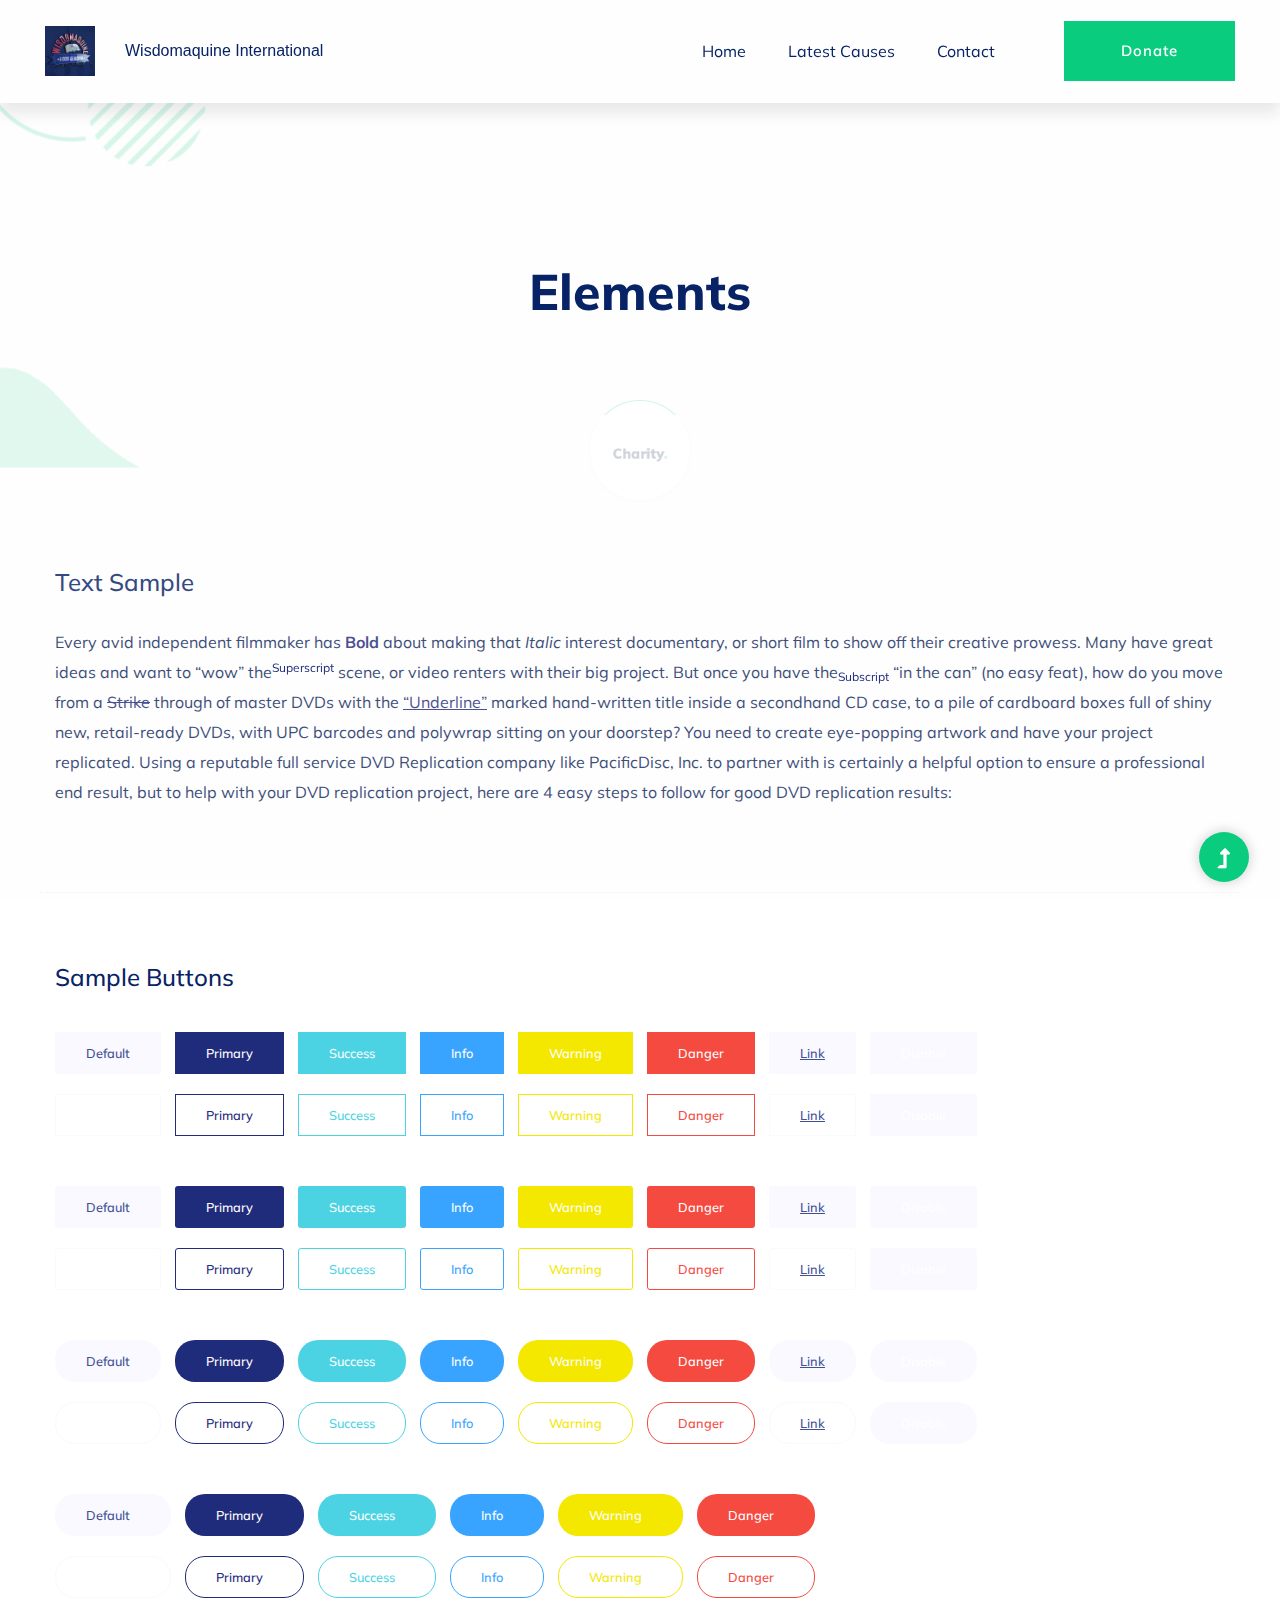
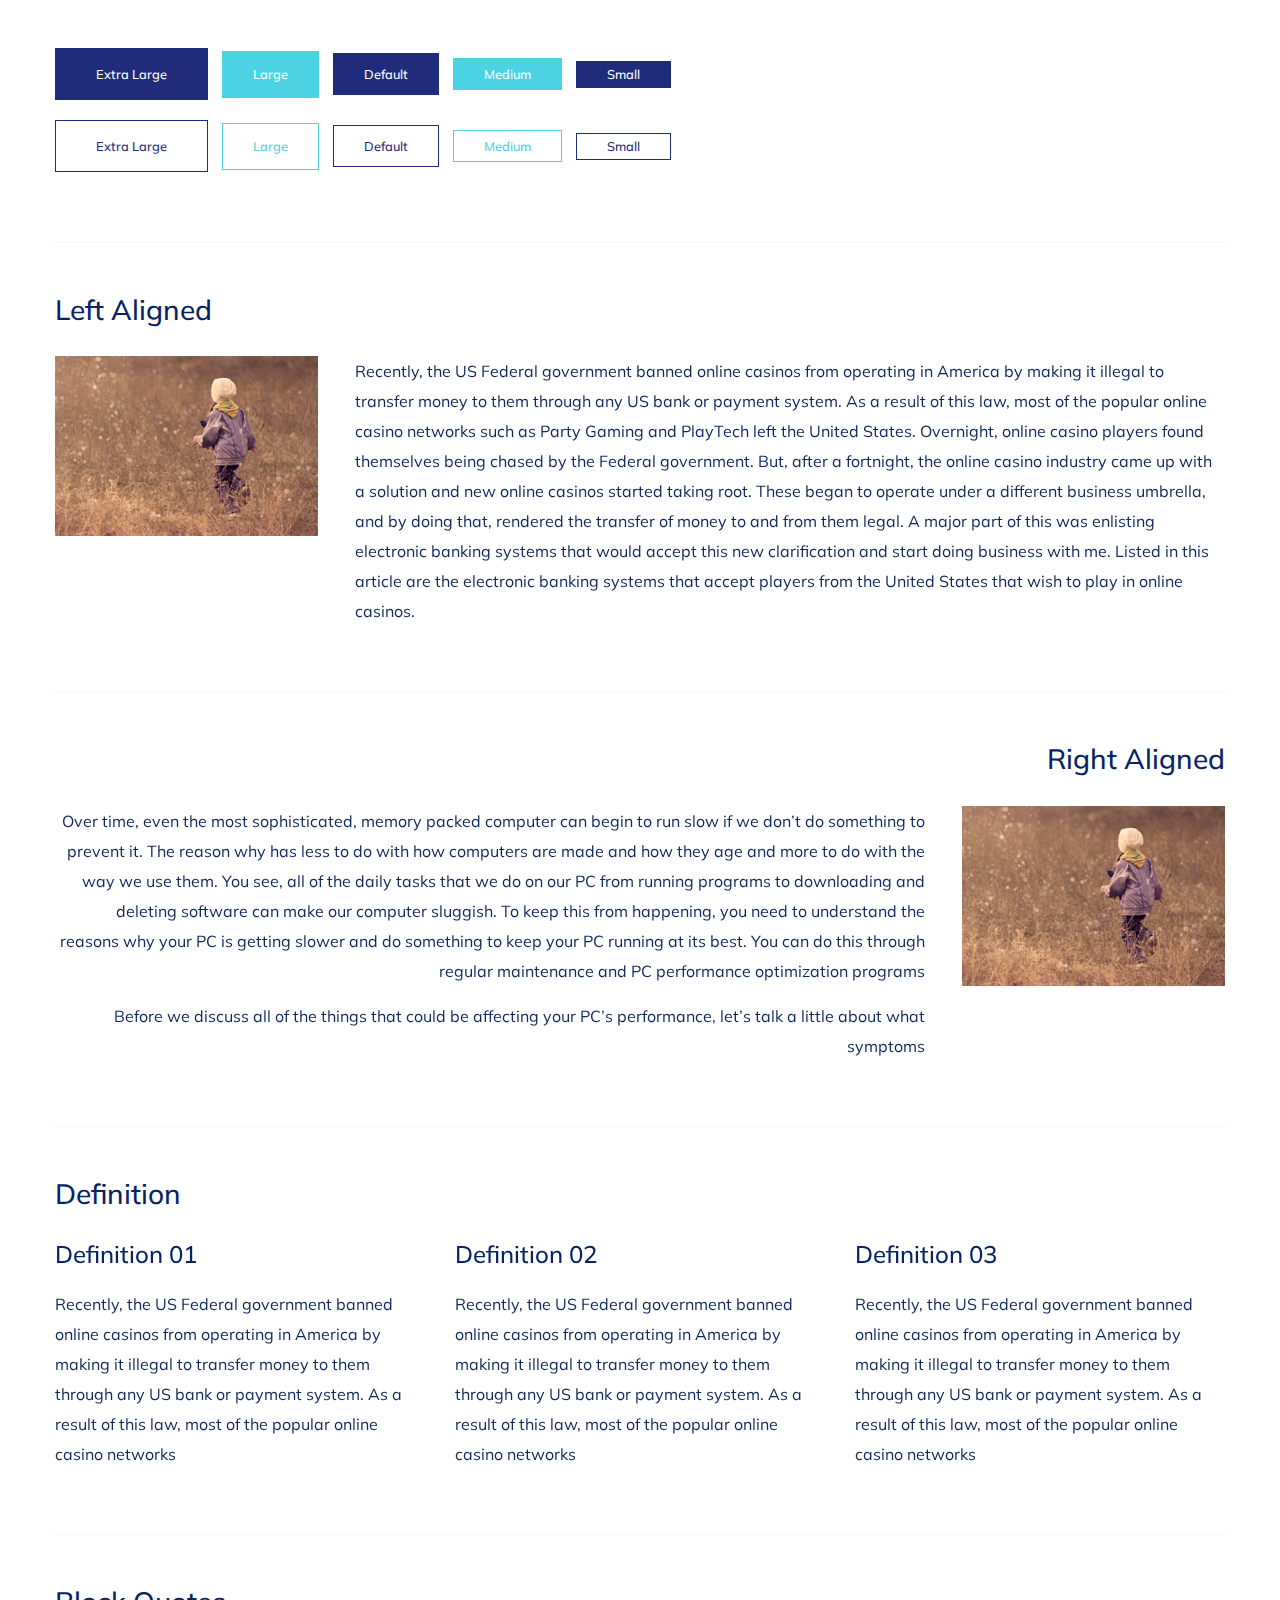
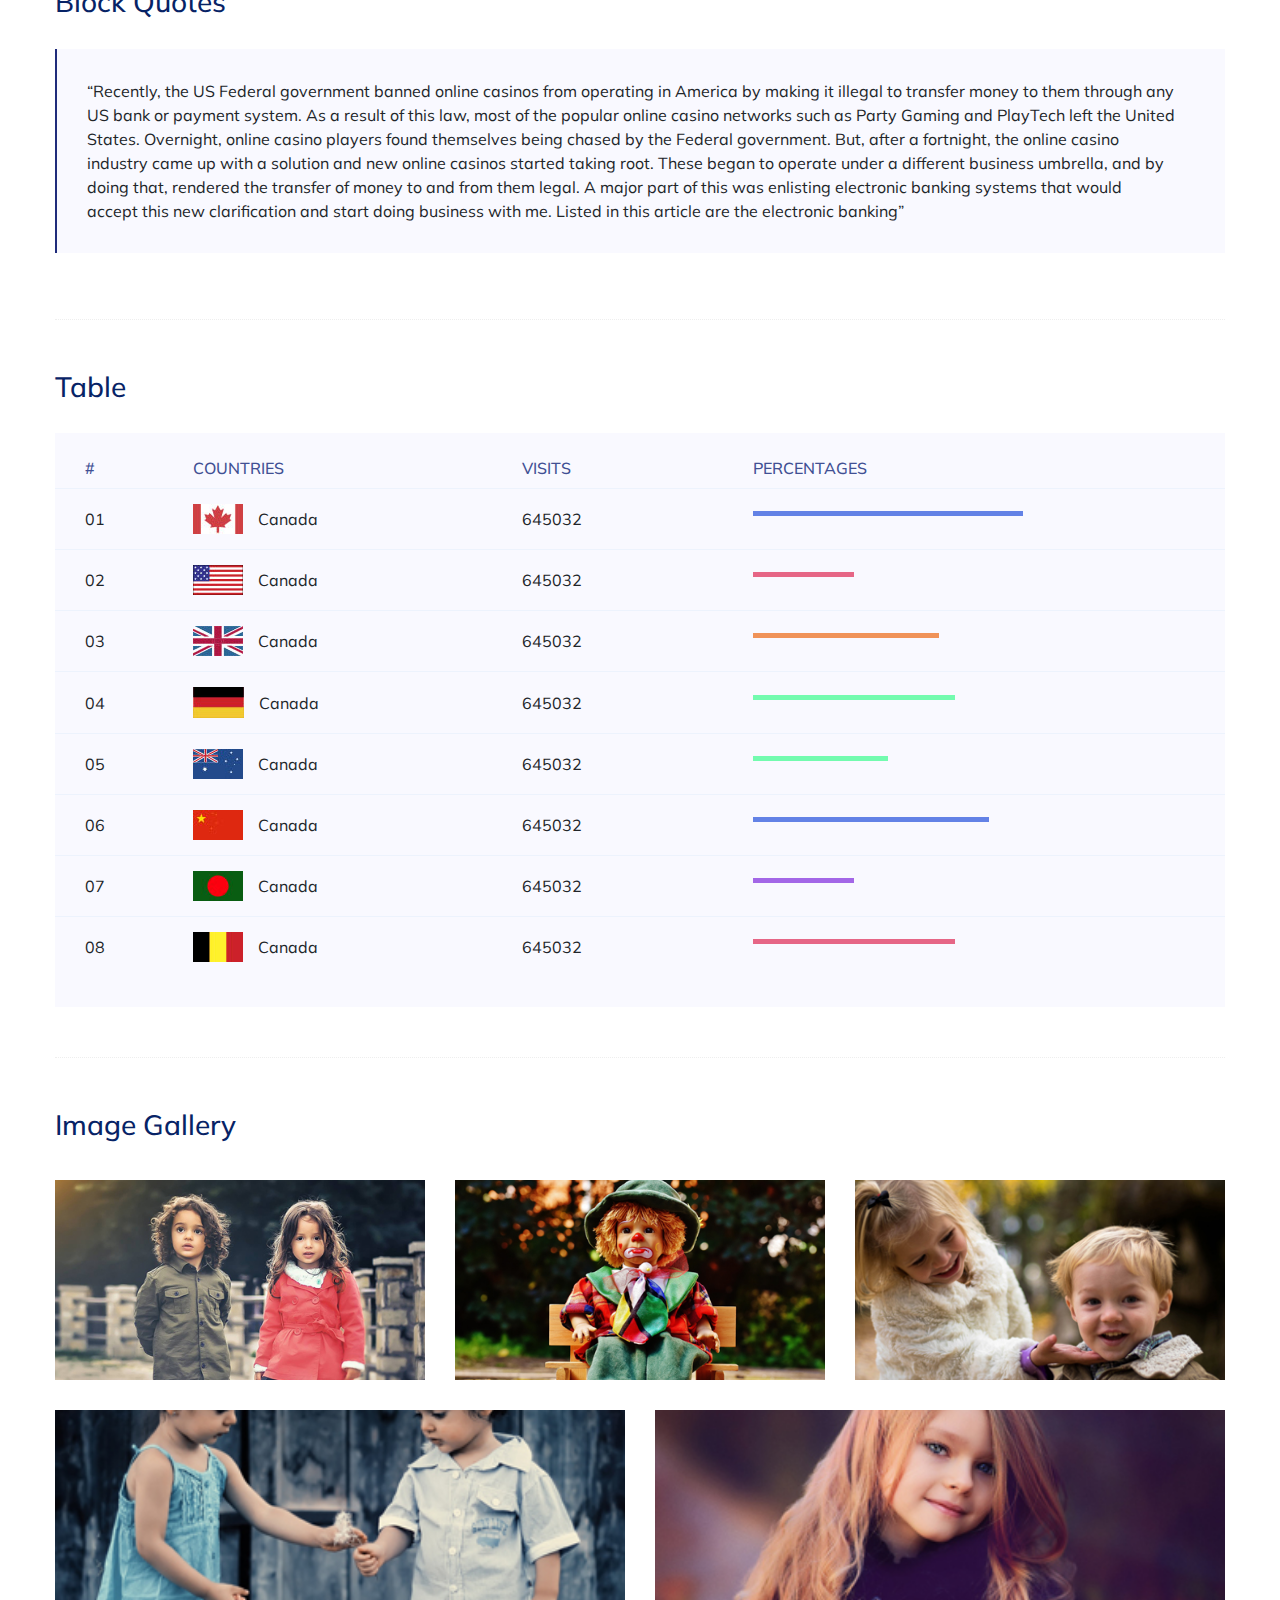
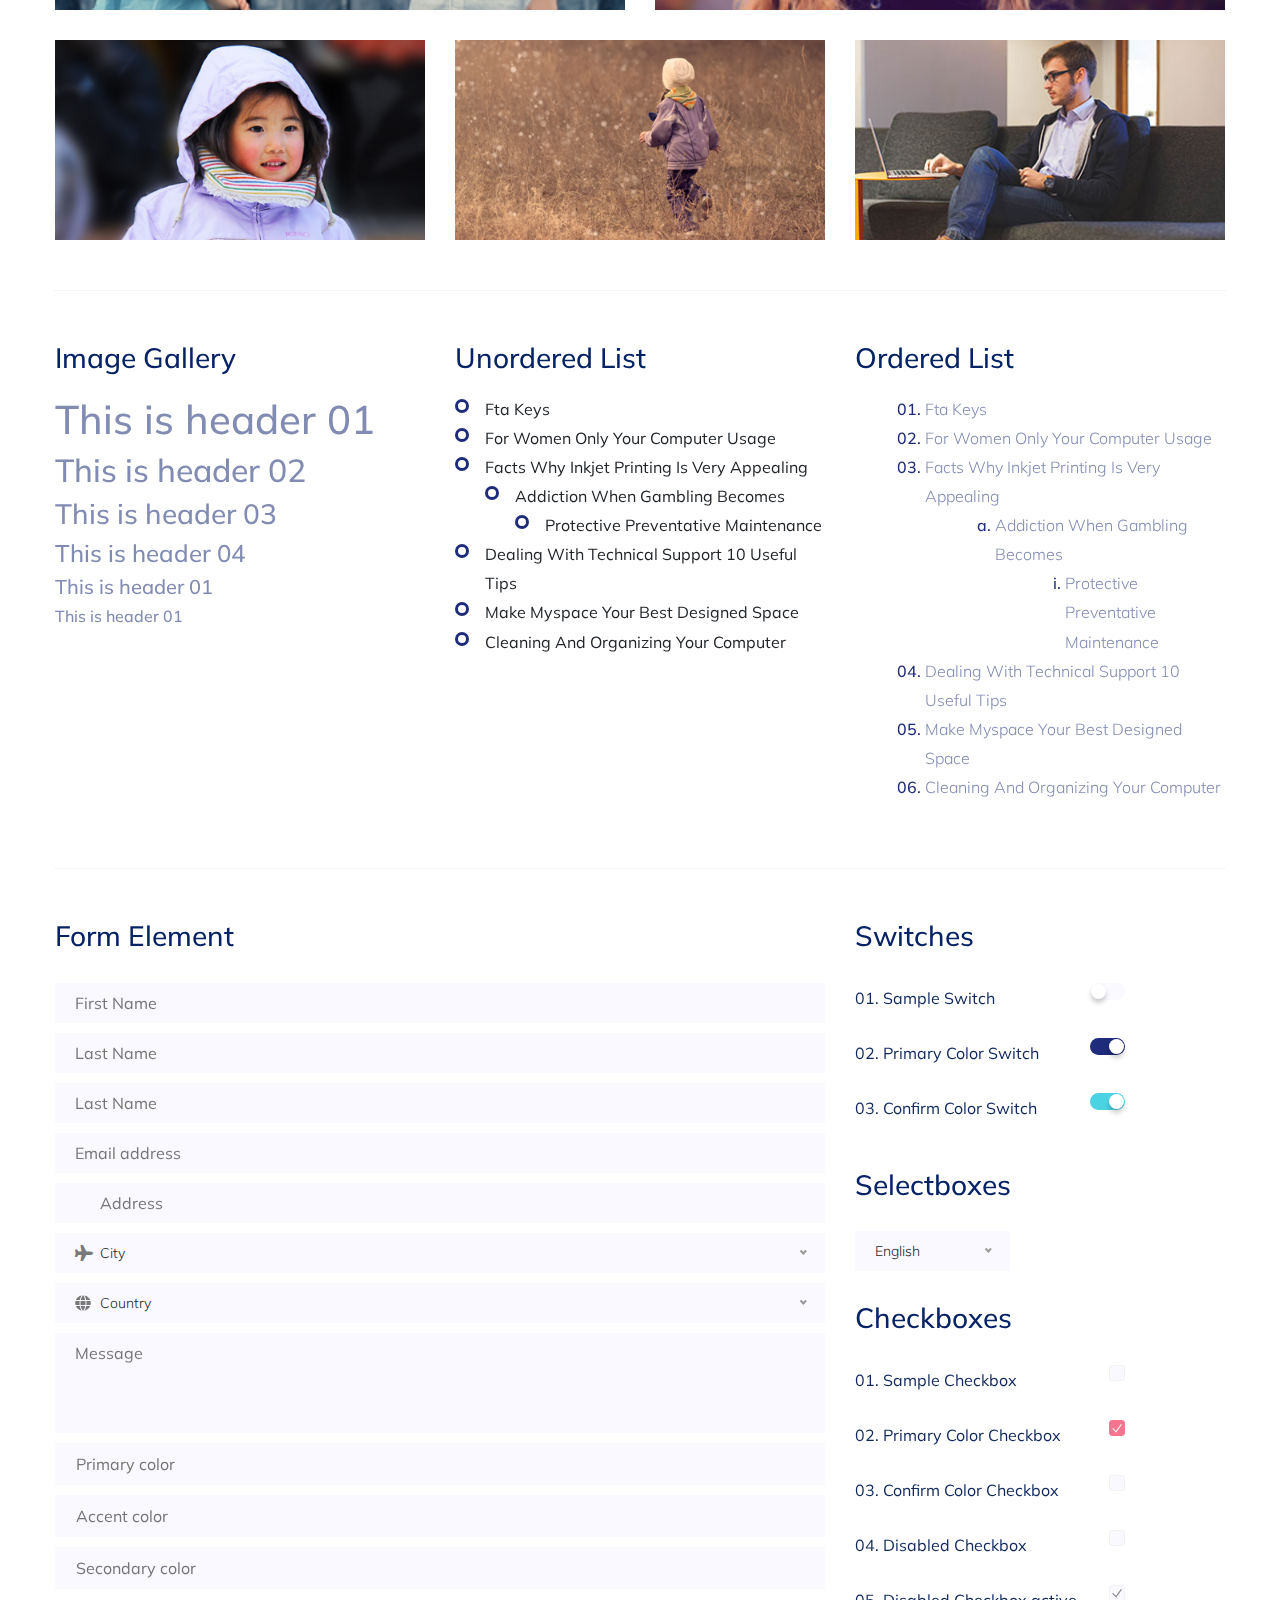
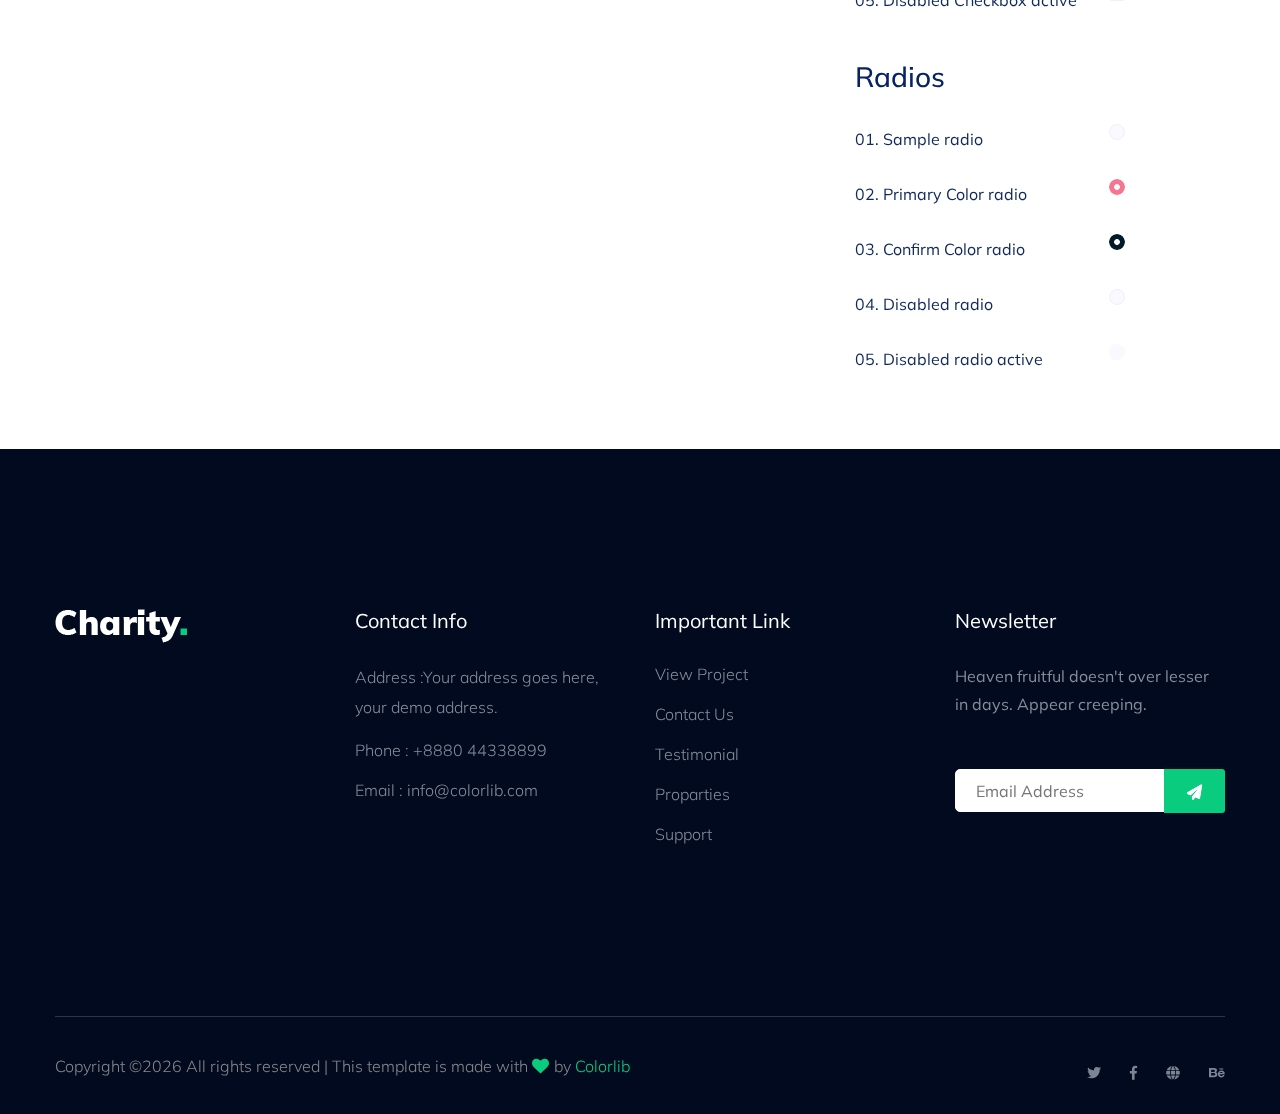
<file: elements.html>
<!doctype html>
<html class="no-js" lang="zxx">
<head>
	<meta charset="utf-8">
	<meta http-equiv="x-ua-compatible" content="ie=edge">
	<title> Charity | Teamplate</title>
	<meta name="description" content="">
	<meta name="viewport" content="width=device-width, initial-scale=1">
	<link rel="shortcut icon" type="image/x-icon" href="assets/img/favicon.ico">

 	<!-- CSS here -->
	<link rel="stylesheet" href="assets/css/bootstrap.min.css">
	<link rel="stylesheet" href="assets/css/owl.carousel.min.css">
	<link rel="stylesheet" href="assets/css/slicknav.css">
	<link rel="stylesheet" href="assets/css/animate.min.css">
	<link rel="stylesheet" href="assets/css/hamburgers.min.css">
	<link rel="stylesheet" href="assets/css/magnific-popup.css">
	<link rel="stylesheet" href="assets/css/fontawesome-all.min.css">
	<link rel="stylesheet" href="assets/css/themify-icons.css">
	<link rel="stylesheet" href="assets/css/slick.css">
	<link rel="stylesheet" href="assets/css/nice-select.css">
	<link rel="stylesheet" href="assets/css/style.css">
</head>
<body>
    <!--? Preloader Start -->
    <div id="preloader-active">
        <div class="preloader d-flex align-items-center justify-content-center">
            <div class="preloader-inner position-relative">
                <div class="preloader-circle"></div>
                <div class="preloader-img pere-text">
                    <img src="assets/img/logo/loder.png" alt="">
                </div>
            </div>
        </div>
    </div>
    <!-- Preloader Start -->
    <header>
        <!-- Header Start -->
        <div class="header-area">
            <div class="main-header ">
                <div class="header-bottom  header-sticky">
                    <div class="container-fluid">
                        <div class="row align-items-center">
                            <!-- Logo -->
                            <div class="col-xl-2 col-lg-2">
                                <div class="logo">
                                    <a href="index.html"><img src="assets/img/20240315_200956.jpg" alt="" style="width: 50px; height: 50px;"></a>
                                    <a href="index.html" class="logo-name">Wisdomaquine International</a>
                                </div>
                            </div>
                            <div class="col-xl-10 col-lg-10">
                                <div class="menu-wrapper  d-flex align-items-center justify-content-end">
                                    <!-- Main-menu -->
                                    <div class="main-menu d-none d-lg-block">
                                        <nav>
                                            <ul id="navigation">
                                                <li><a href="index.html">Home</a></li>
                                                <li><a href="program.html">latest causes</a></li>
                                                <li><a href="contact.html">Contact</a></li>
                                            </ul>
                                        </nav>
                                    </div>
                                    <!-- Header-btn -->
                                    <div class="header-right-btn d-none d-lg-block ml-20">
                                        <a href="contact.html" class="btn header-btn">Donate</a>
                                    </div>
                                </div>
                            </div> 
                            <!-- Mobile Menu -->
                            <div class="col-12">
                                <div class="mobile_menu d-block d-lg-none"></div>
                            </div>
                        </div>
                    </div>
                </div>
            </div>
        </div>
        <!-- Header End -->
    </header>
	<main>
        <!--? Hero Start -->
        <div class="slider-area2">
            <div class="slider-height2 d-flex align-items-center">
                <div class="container">
                    <div class="row">
                        <div class="col-xl-12">
                            <div class="hero-cap hero-cap2 pt-20 text-center">
                                <h2>Elements</h2>
                            </div>
                        </div>
                    </div>
                </div>
            </div>
        </div>
        <!-- Hero End -->
		<!--? Start Sample Area -->
		<section class="sample-text-area">
			<div class="container box_1170">
				<h3 class="text-heading">Text Sample</h3>
				<p class="sample-text">
					Every avid independent filmmaker has <b>Bold</b> about making that <i>Italic</i> interest documentary,
					or short
					film to show off their creative prowess. Many have great ideas and want to “wow”
					the<sup>Superscript</sup> scene,
					or video renters with their big project. But once you have the<sub>Subscript</sub> “in the can” (no easy
					feat), how
					do you move from a <del>Strike</del> through of master DVDs with the <u>“Underline”</u> marked
					hand-written title
					inside a secondhand CD case, to a pile of cardboard boxes full of shiny new, retail-ready DVDs, with UPC
					barcodes
					and polywrap sitting on your doorstep? You need to create eye-popping artwork and have your project
					replicated.
					Using a reputable full service DVD Replication company like PacificDisc, Inc. to partner with is
					certainly a
					helpful option to ensure a professional end result, but to help with your DVD replication project, here
					are 4 easy
					steps to follow for good DVD replication results:
	
				</p>
			</div>
		</section>
		<!-- End Sample Area -->
		<!--? Start Button -->
		<section class="button-area">
			<div class="container box_1170 border-top-generic">
				<h3 class="text-heading">Sample Buttons</h3>
				<div class="button-group-area">
					<a href="#" class="genric-btn default">Default</a>
					<a href="#" class="genric-btn primary">Primary</a>
					<a href="#" class="genric-btn success">Success</a>
					<a href="#" class="genric-btn info">Info</a>
					<a href="#" class="genric-btn warning">Warning</a>
					<a href="#" class="genric-btn danger">Danger</a>
					<a href="#" class="genric-btn link">Link</a>
					<a href="#" class="genric-btn disable">Disable</a>
				</div>
				<div class="button-group-area mt-10">
					<a href="#" class="genric-btn default-border">Default</a>
					<a href="#" class="genric-btn primary-border">Primary</a>
					<a href="#" class="genric-btn success-border">Success</a>
					<a href="#" class="genric-btn info-border">Info</a>
					<a href="#" class="genric-btn warning-border">Warning</a>
					<a href="#" class="genric-btn danger-border">Danger</a>
					<a href="#" class="genric-btn link-border">Link</a>
					<a href="#" class="genric-btn disable">Disable</a>
				</div>
				<div class="button-group-area mt-40">
					<a href="#" class="genric-btn default radius">Default</a>
					<a href="#" class="genric-btn primary radius">Primary</a>
					<a href="#" class="genric-btn success radius">Success</a>
					<a href="#" class="genric-btn info radius">Info</a>
					<a href="#" class="genric-btn warning radius">Warning</a>
					<a href="#" class="genric-btn danger radius">Danger</a>
					<a href="#" class="genric-btn link radius">Link</a>
					<a href="#" class="genric-btn disable radius">Disable</a>
				</div>
				<div class="button-group-area mt-10">
					<a href="#" class="genric-btn default-border radius">Default</a>
					<a href="#" class="genric-btn primary-border radius">Primary</a>
					<a href="#" class="genric-btn success-border radius">Success</a>
					<a href="#" class="genric-btn info-border radius">Info</a>
					<a href="#" class="genric-btn warning-border radius">Warning</a>
					<a href="#" class="genric-btn danger-border radius">Danger</a>
					<a href="#" class="genric-btn link-border radius">Link</a>
					<a href="#" class="genric-btn disable radius">Disable</a>
				</div>
				<div class="button-group-area mt-40">
					<a href="#" class="genric-btn default circle">Default</a>
					<a href="#" class="genric-btn primary circle">Primary</a>
					<a href="#" class="genric-btn success circle">Success</a>
					<a href="#" class="genric-btn info circle">Info</a>
					<a href="#" class="genric-btn warning circle">Warning</a>
					<a href="#" class="genric-btn danger circle">Danger</a>
					<a href="#" class="genric-btn link circle">Link</a>
					<a href="#" class="genric-btn disable circle">Disable</a>
				</div>
				<div class="button-group-area mt-10">
					<a href="#" class="genric-btn default-border circle">Default</a>
					<a href="#" class="genric-btn primary-border circle">Primary</a>
					<a href="#" class="genric-btn success-border circle">Success</a>
					<a href="#" class="genric-btn info-border circle">Info</a>
					<a href="#" class="genric-btn warning-border circle">Warning</a>
					<a href="#" class="genric-btn danger-border circle">Danger</a>
					<a href="#" class="genric-btn link-border circle">Link</a>
					<a href="#" class="genric-btn disable circle">Disable</a>
				</div>
				<div class="button-group-area mt-40">
					<a href="#" class="genric-btn default circle arrow">Default<span class="lnr lnr-arrow-right"></span></a>
					<a href="#" class="genric-btn primary circle arrow">Primary<span class="lnr lnr-arrow-right"></span></a>
					<a href="#" class="genric-btn success circle arrow">Success<span class="lnr lnr-arrow-right"></span></a>
					<a href="#" class="genric-btn info circle arrow">Info<span class="lnr lnr-arrow-right"></span></a>
					<a href="#" class="genric-btn warning circle arrow">Warning<span class="lnr lnr-arrow-right"></span></a>
					<a href="#" class="genric-btn danger circle arrow">Danger<span class="lnr lnr-arrow-right"></span></a>
				</div>
				<div class="button-group-area mt-10">
					<a href="#" class="genric-btn default-border circle arrow">Default<span
							class="lnr lnr-arrow-right"></span></a>
					<a href="#" class="genric-btn primary-border circle arrow">Primary<span
							class="lnr lnr-arrow-right"></span></a>
					<a href="#" class="genric-btn success-border circle arrow">Success<span
							class="lnr lnr-arrow-right"></span></a>
					<a href="#" class="genric-btn info-border circle arrow">Info<span
							class="lnr lnr-arrow-right"></span></a>
					<a href="#" class="genric-btn warning-border circle arrow">Warning<span
							class="lnr lnr-arrow-right"></span></a>
					<a href="#" class="genric-btn danger-border circle arrow">Danger<span
							class="lnr lnr-arrow-right"></span></a>
				</div>
				<div class="button-group-area mt-40">
					<a href="#" class="genric-btn primary e-large">Extra Large</a>
					<a href="#" class="genric-btn success large">Large</a>
					<a href="#" class="genric-btn primary">Default</a>
					<a href="#" class="genric-btn success medium">Medium</a>
					<a href="#" class="genric-btn primary small">Small</a>
				</div>
				<div class="button-group-area mt-10">
					<a href="#" class="genric-btn primary-border e-large">Extra Large</a>
					<a href="#" class="genric-btn success-border large">Large</a>
					<a href="#" class="genric-btn primary-border">Default</a>
					<a href="#" class="genric-btn success-border medium">Medium</a>
					<a href="#" class="genric-btn primary-border small">Small</a>
				</div>
			</div>
		</section>
		<!-- End Button -->
		<!--? Start Align Area -->
		<div class="whole-wrap">
			<div class="container box_1170">
				<div class="section-top-border">
					<h3 class="mb-30">Left Aligned</h3>
					<div class="row">
						<div class="col-md-3">
							<img src="assets/img/elements/d.jpg" alt="" class="img-fluid">
						</div>
						<div class="col-md-9 mt-sm-20">
							<p>Recently, the US Federal government banned online casinos from operating in America by making
								it illegal to
								transfer money to them through any US bank or payment system. As a result of this law, most
								of the popular
								online casino networks such as Party Gaming and PlayTech left the United States. Overnight,
								online casino
								players found themselves being chased by the Federal government. But, after a fortnight, the
								online casino
								industry came up with a solution and new online casinos started taking root. These began to
								operate under a
								different business umbrella, and by doing that, rendered the transfer of money to and from
								them legal. A major
								part of this was enlisting electronic banking systems that would accept this new
								clarification and start doing
								business with me. Listed in this article are the electronic banking systems that accept
								players from the United
								States that wish to play in online casinos.</p>
						</div>
					</div>
				</div>
				<div class="section-top-border text-right">
					<h3 class="mb-30">Right Aligned</h3>
					<div class="row">
						<div class="col-md-9">
							<p class="text-right">Over time, even the most sophisticated, memory packed computer can begin
								to run slow if we
								don’t do something to prevent it. The reason why has less to do with how computers are made
								and how they age and
								more to do with the way we use them. You see, all of the daily tasks that we do on our PC
								from running programs
								to downloading and deleting software can make our computer sluggish. To keep this from
								happening, you need to
								understand the reasons why your PC is getting slower and do something to keep your PC
								running at its best. You
								can do this through regular maintenance and PC performance optimization programs</p>
							<p class="text-right">Before we discuss all of the things that could be affecting your PC’s
								performance, let’s
								talk a little about what symptoms</p>
						</div>
						<div class="col-md-3">
							<img src="assets/img/elements/d.jpg" alt="" class="img-fluid">
						</div>
					</div>
				</div>
				<div class="section-top-border">
					<h3 class="mb-30">Definition</h3>
					<div class="row">
						<div class="col-md-4">
							<div class="single-defination">
								<h4 class="mb-20">Definition 01</h4>
								<p>Recently, the US Federal government banned online casinos from operating in America by
									making it illegal to
									transfer money to them through any US bank or payment system. As a result of this law,
									most of the popular
									online casino networks</p>
							</div>
						</div>
						<div class="col-md-4">
							<div class="single-defination">
								<h4 class="mb-20">Definition 02</h4>
								<p>Recently, the US Federal government banned online casinos from operating in America by
									making it illegal to
									transfer money to them through any US bank or payment system. As a result of this law,
									most of the popular
									online casino networks</p>
							</div>
						</div>
						<div class="col-md-4">
							<div class="single-defination">
								<h4 class="mb-20">Definition 03</h4>
								<p>Recently, the US Federal government banned online casinos from operating in America by
									making it illegal to
									transfer money to them through any US bank or payment system. As a result of this law,
									most of the popular
									online casino networks</p>
							</div>
						</div>
					</div>
				</div>
				<div class="section-top-border">
					<h3 class="mb-30">Block Quotes</h3>
					<div class="row">
						<div class="col-lg-12">
							<blockquote class="generic-blockquote">
								“Recently, the US Federal government banned online casinos from operating in America by
								making it illegal to
								transfer money to them through any US bank or payment system. As a result of this law, most
								of the popular
								online casino networks such as Party Gaming and PlayTech left the United States. Overnight,
								online casino
								players found themselves being chased by the Federal government. But, after a fortnight, the
								online casino
								industry came up with a solution and new online casinos started taking root. These began to
								operate under a
								different business umbrella, and by doing that, rendered the transfer of money to and from
								them legal. A major
								part of this was enlisting electronic banking systems that would accept this new
								clarification and start doing
								business with me. Listed in this article are the electronic banking”
							</blockquote>
						</div>
					</div>
				</div>
				<div class="section-top-border">
					<h3 class="mb-30">Table</h3>
					<div class="progress-table-wrap">
						<div class="progress-table">
							<div class="table-head">
								<div class="serial">#</div>
								<div class="country">Countries</div>
								<div class="visit">Visits</div>
								<div class="percentage">Percentages</div>
							</div>
							<div class="table-row">
								<div class="serial">01</div>
								<div class="country"> <img src="assets/img/elements/f1.jpg" alt="flag">Canada</div>
								<div class="visit">645032</div>
								<div class="percentage">
									<div class="progress">
										<div class="progress-bar color-1" role="progressbar" style="width: 80%"
											aria-valuenow="80" aria-valuemin="0" aria-valuemax="100"></div>
									</div>
								</div>
							</div>
							<div class="table-row">
								<div class="serial">02</div>
								<div class="country"> <img src="assets/img/elements/f2.jpg" alt="flag">Canada</div>
								<div class="visit">645032</div>
								<div class="percentage">
									<div class="progress">
										<div class="progress-bar color-2" role="progressbar" style="width: 30%"
											aria-valuenow="30" aria-valuemin="0" aria-valuemax="100"></div>
									</div>
								</div>
							</div>
							<div class="table-row">
								<div class="serial">03</div>
								<div class="country"> <img src="assets/img/elements/f3.jpg" alt="flag">Canada</div>
								<div class="visit">645032</div>
								<div class="percentage">
									<div class="progress">
										<div class="progress-bar color-3" role="progressbar" style="width: 55%"
											aria-valuenow="55" aria-valuemin="0" aria-valuemax="100"></div>
									</div>
								</div>
							</div>
							<div class="table-row">
								<div class="serial">04</div>
								<div class="country"> <img src="assets/img/elements/f4.jpg" alt="flag">Canada</div>
								<div class="visit">645032</div>
								<div class="percentage">
									<div class="progress">
										<div class="progress-bar color-4" role="progressbar" style="width: 60%"
											aria-valuenow="60" aria-valuemin="0" aria-valuemax="100"></div>
									</div>
								</div>
							</div>
							<div class="table-row">
								<div class="serial">05</div>
								<div class="country"> <img src="assets/img/elements/f5.jpg" alt="flag">Canada</div>
								<div class="visit">645032</div>
								<div class="percentage">
									<div class="progress">
										<div class="progress-bar color-5" role="progressbar" style="width: 40%"
											aria-valuenow="40" aria-valuemin="0" aria-valuemax="100"></div>
									</div>
								</div>
							</div>
							<div class="table-row">
								<div class="serial">06</div>
								<div class="country"> <img src="assets/img/elements/f6.jpg" alt="flag">Canada</div>
								<div class="visit">645032</div>
								<div class="percentage">
									<div class="progress">
										<div class="progress-bar color-6" role="progressbar" style="width: 70%"
											aria-valuenow="70" aria-valuemin="0" aria-valuemax="100"></div>
									</div>
								</div>
							</div>
							<div class="table-row">
								<div class="serial">07</div>
								<div class="country"> <img src="assets/img/elements/f7.jpg" alt="flag">Canada</div>
								<div class="visit">645032</div>
								<div class="percentage">
									<div class="progress">
										<div class="progress-bar color-7" role="progressbar" style="width: 30%"
											aria-valuenow="30" aria-valuemin="0" aria-valuemax="100"></div>
									</div>
								</div>
							</div>
							<div class="table-row">
								<div class="serial">08</div>
								<div class="country"> <img src="assets/img/elements/f8.jpg" alt="flag">Canada</div>
								<div class="visit">645032</div>
								<div class="percentage">
									<div class="progress">
										<div class="progress-bar color-8" role="progressbar" style="width: 60%"
											aria-valuenow="60" aria-valuemin="0" aria-valuemax="100"></div>
									</div>
								</div>
							</div>
						</div>
					</div>
				</div>
				<div class="section-top-border">
					<h3>Image Gallery</h3>
					<div class="row gallery-item">
						<div class="col-md-4">
							<a href="assets/img/elements/g1.jpg" class="img-pop-up">
								<div class="single-gallery-image" style="background: url(assets/img/elements/g1.jpg);"></div>
							</a>
						</div>
						<div class="col-md-4">
							<a href="assets/img/elements/g2.jpg" class="img-pop-up">
								<div class="single-gallery-image" style="background: url(assets/img/elements/g2.jpg);"></div>
							</a>
						</div>
						<div class="col-md-4">
							<a href="assets/img/elements/g3.jpg" class="img-pop-up">
								<div class="single-gallery-image" style="background: url(assets/img/elements/g3.jpg);"></div>
							</a>
						</div>
						<div class="col-md-6">
							<a href="assets/img/elements/g4.jpg" class="img-pop-up">
								<div class="single-gallery-image" style="background: url(assets/img/elements/g4.jpg);"></div>
							</a>
						</div>
						<div class="col-md-6">
							<a href="assets/img/elements/g5.jpg" class="img-pop-up">
								<div class="single-gallery-image" style="background: url(assets/img/elements/g5.jpg);"></div>
							</a>
						</div>
						<div class="col-md-4">
							<a href="assets/img/elements/g6.jpg" class="img-pop-up">
								<div class="single-gallery-image" style="background: url(assets/img/elements/g6.jpg);"></div>
							</a>
						</div>
						<div class="col-md-4">
							<a href="assets/img/elements/g7.jpg" class="img-pop-up">
								<div class="single-gallery-image" style="background: url(assets/img/elements/g7.jpg);"></div>
							</a>
						</div>
						<div class="col-md-4">
							<a href="assets/img/elements/g8.jpg" class="img-pop-up">
								<div class="single-gallery-image" style="background: url(assets/img/elements/g8.jpg);"></div>
							</a>
						</div>
					</div>
				</div>
				<div class="section-top-border">
					<div class="row">
						<div class="col-md-4">
							<h3 class="mb-20">Image Gallery</h3>
							<div class="typography">
								<h1>This is header 01</h1>
								<h2>This is header 02</h2>
								<h3>This is header 03</h3>
								<h4>This is header 04</h4>
								<h5>This is header 01</h5>
								<h6>This is header 01</h6>
							</div>
						</div>
						<div class="col-md-4 mt-sm-30">
							<h3 class="mb-20">Unordered List</h3>
							<div class="">
								<ul class="unordered-list">
									<li>Fta Keys</li>
									<li>For Women Only Your Computer Usage</li>
									<li>Facts Why Inkjet Printing Is Very Appealing
										<ul>
											<li>Addiction When Gambling Becomes
												<ul>
													<li>Protective Preventative Maintenance</li>
												</ul>
											</li>
										</ul>
									</li>
									<li>Dealing With Technical Support 10 Useful Tips</li>
									<li>Make Myspace Your Best Designed Space</li>
									<li>Cleaning And Organizing Your Computer</li>
								</ul>
							</div>
						</div>
						<div class="col-md-4 mt-sm-30">
							<h3 class="mb-20">Ordered List</h3>
							<div class="">
								<ol class="ordered-list">
									<li><span>Fta Keys</span></li>
									<li><span>For Women Only Your Computer Usage</span></li>
									<li><span>Facts Why Inkjet Printing Is Very Appealing</span>
										<ol class="ordered-list-alpha">
											<li><span>Addiction When Gambling Becomes</span>
												<ol class="ordered-list-roman">
													<li><span>Protective Preventative Maintenance</span></li>
												</ol>
											</li>
										</ol>
									</li>
									<li><span>Dealing With Technical Support 10 Useful Tips</span></li>
									<li><span>Make Myspace Your Best Designed Space</span></li>
									<li><span>Cleaning And Organizing Your Computer</span></li>
								</ol>
							</div>
						</div>
					</div>
				</div>
				<div class="section-top-border">
					<div class="row">
						<div class="col-lg-8 col-md-8">
							<h3 class="mb-30">Form Element</h3>
							<form action="#">
								<div class="mt-10">
									<input type="text" name="first_name" placeholder="First Name"
										onfocus="this.placeholder = ''" onblur="this.placeholder = 'First Name'" required
										class="single-input">
								</div>
								<div class="mt-10">
									<input type="text" name="last_name" placeholder="Last Name"
										onfocus="this.placeholder = ''" onblur="this.placeholder = 'Last Name'" required
										class="single-input">
								</div>
								<div class="mt-10">
									<input type="text" name="last_name" placeholder="Last Name"
										onfocus="this.placeholder = ''" onblur="this.placeholder = 'Last Name'" required
										class="single-input">
								</div>
								<div class="mt-10">
									<input type="email" name="EMAIL" placeholder="Email address"
										onfocus="this.placeholder = ''" onblur="this.placeholder = 'Email address'" required
										class="single-input">
								</div>
								<div class="input-group-icon mt-10">
									<div class="icon"><i class="fa fa-thumb-tack" aria-hidden="true"></i></div>
									<input type="text" name="address" placeholder="Address" onfocus="this.placeholder = ''"
										onblur="this.placeholder = 'Address'" required class="single-input">
								</div>
								<div class="input-group-icon mt-10">
									<div class="icon"><i class="fa fa-plane" aria-hidden="true"></i></div>
									<div class="form-select" id="default-select"">
												<select>
													<option value=" 1">City</option>
										<option value="1">Dhaka</option>
										<option value="1">Dilli</option>
										<option value="1">Newyork</option>
										<option value="1">Islamabad</option>
										</select>
									</div>
								</div>
								<div class="input-group-icon mt-10">
									<div class="icon"><i class="fa fa-globe" aria-hidden="true"></i></div>
									<div class="form-select" id="default-select"">
												<select>
													<option value=" 1">Country</option>
										<option value="1">Bangladesh</option>
										<option value="1">India</option>
										<option value="1">England</option>
										<option value="1">Srilanka</option>
										</select>
									</div>
								</div>
	
								<div class="mt-10">
									<textarea class="single-textarea" placeholder="Message" onfocus="this.placeholder = ''"
										onblur="this.placeholder = 'Message'" required></textarea>
								</div>
								<div class="mt-10">
									<input type="text" name="first_name" placeholder="Primary color"
										onfocus="this.placeholder = ''" onblur="this.placeholder = 'Primary color'" required
										class="single-input-primary">
								</div>
								<div class="mt-10">
									<input type="text" name="first_name" placeholder="Accent color"
										onfocus="this.placeholder = ''" onblur="this.placeholder = 'Accent color'" required
										class="single-input-accent">
								</div>
								<div class="mt-10">
									<input type="text" name="first_name" placeholder="Secondary color"
										onfocus="this.placeholder = ''" onblur="this.placeholder = 'Secondary color'"
										required class="single-input-secondary">
								</div>
							</form>
						</div>
						<div class="col-lg-3 col-md-4 mt-sm-30">
							<div class="single-element-widget">
								<h3 class="mb-30">Switches</h3>
								<div class="switch-wrap d-flex justify-content-between">
									<p>01. Sample Switch</p>
									<div class="primary-switch">
										<input type="checkbox" id="default-switch">
										<label for="default-switch"></label>
									</div>
								</div>
								<div class="switch-wrap d-flex justify-content-between">
									<p>02. Primary Color Switch</p>
									<div class="primary-switch">
										<input type="checkbox" id="primary-switch" checked>
										<label for="primary-switch"></label>
									</div>
								</div>
								<div class="switch-wrap d-flex justify-content-between">
									<p>03. Confirm Color Switch</p>
									<div class="confirm-switch">
										<input type="checkbox" id="confirm-switch" checked>
										<label for="confirm-switch"></label>
									</div>
								</div>
							</div>
							<div class="single-element-widget mt-30">
								<h3 class="mb-30">Selectboxes</h3>
								<div class="default-select" id="default-select"">
											<select>
												<option value=" 1">English</option>
									<option value="1">Spanish</option>
									<option value="1">Arabic</option>
									<option value="1">Portuguise</option>
									<option value="1">Bengali</option>
									</select>
								</div>
							</div>
							<div class="single-element-widget mt-30">
								<h3 class="mb-30">Checkboxes</h3>
								<div class="switch-wrap d-flex justify-content-between">
									<p>01. Sample Checkbox</p>
									<div class="primary-checkbox">
										<input type="checkbox" id="default-checkbox">
										<label for="default-checkbox"></label>
									</div>
								</div>
								<div class="switch-wrap d-flex justify-content-between">
									<p>02. Primary Color Checkbox</p>
									<div class="primary-checkbox">
										<input type="checkbox" id="primary-checkbox" checked>
										<label for="primary-checkbox"></label>
									</div>
								</div>
								<div class="switch-wrap d-flex justify-content-between">
									<p>03. Confirm Color Checkbox</p>
									<div class="confirm-checkbox">
										<input type="checkbox" id="confirm-checkbox">
										<label for="confirm-checkbox"></label>
									</div>
								</div>
								<div class="switch-wrap d-flex justify-content-between">
									<p>04. Disabled Checkbox</p>
									<div class="disabled-checkbox">
										<input type="checkbox" id="disabled-checkbox" disabled>
										<label for="disabled-checkbox"></label>
									</div>
								</div>
								<div class="switch-wrap d-flex justify-content-between">
									<p>05. Disabled Checkbox active</p>
									<div class="disabled-checkbox">
										<input type="checkbox" id="disabled-checkbox-active" checked disabled>
										<label for="disabled-checkbox-active"></label>
									</div>
								</div>
							</div>
							<div class="single-element-widget mt-30">
								<h3 class="mb-30">Radios</h3>
								<div class="switch-wrap d-flex justify-content-between">
									<p>01. Sample radio</p>
									<div class="primary-radio">
										<input type="checkbox" id="default-radio">
										<label for="default-radio"></label>
									</div>
								</div>
								<div class="switch-wrap d-flex justify-content-between">
									<p>02. Primary Color radio</p>
									<div class="primary-radio">
										<input type="checkbox" id="primary-radio" checked>
										<label for="primary-radio"></label>
									</div>
								</div>
								<div class="switch-wrap d-flex justify-content-between">
									<p>03. Confirm Color radio</p>
									<div class="confirm-radio">
										<input type="checkbox" id="confirm-radio" checked>
										<label for="confirm-radio"></label>
									</div>
								</div>
								<div class="switch-wrap d-flex justify-content-between">
									<p>04. Disabled radio</p>
									<div class="disabled-radio">
										<input type="checkbox" id="disabled-radio" disabled>
										<label for="disabled-radio"></label>
									</div>
								</div>
								<div class="switch-wrap d-flex justify-content-between">
									<p>05. Disabled radio active</p>
									<div class="disabled-radio">
										<input type="checkbox" id="disabled-radio-active" checked disabled>
										<label for="disabled-radio-active"></label>
									</div>
								</div>
							</div>
						</div>
					</div>
				</div>
			</div>
		</div>
		<!-- End Align Area -->
	</main>
    <footer>
        <div class="footer-wrapper section-bg2" data-background="assets/img/gallery/footer_bg.png">
            <!-- Footer Top-->
            <div class="footer-area footer-padding">
                <div class="container">
                    <div class="row d-flex justify-content-between">
                        <div class="col-xl-3 col-lg-3 col-md-4 col-sm-6">
                        <div class="single-footer-caption mb-50">
                            <div class="single-footer-caption mb-30">
                                <div class="footer-tittle">
                                    <div class="footer-logo mb-20">
                                        <a href="index.html"><img src="assets/img/logo/logo2_footer.png" alt=""></a>
                                    </div>
                                </div>
                            </div>
                        </div>
                        </div>
                        <div class="col-xl-3 col-lg-3 col-md-4 col-sm-5">
                            <div class="single-footer-caption mb-50">
                                <div class="footer-tittle">
                                    <h4>Contact Info</h4>
                                    <ul>
                                        <li>
                                            <p>Address :Your address goes here, your demo address.</p>
                                        </li>
                                        <li><a href="#">Phone : +8880 44338899</a></li>
                                        <li><a href="#">Email : info@colorlib.com</a></li>
                                    </ul>
                                </div>

                            </div>
                        </div>
                        <div class="col-xl-3 col-lg-3 col-md-4 col-sm-5">
                            <div class="single-footer-caption mb-50">
                                <div class="footer-tittle">
                                    <h4>Important Link</h4>
                                    <ul>
                                        <li><a href="#"> View Project</a></li>
                                        <li><a href="#">Contact Us</a></li>
                                        <li><a href="#">Testimonial</a></li>
                                        <li><a href="#">Proparties</a></li>
                                        <li><a href="#">Support</a></li>
                                    </ul>
                                </div>
                            </div>
                        </div>
                        <div class="col-xl-3 col-lg-3 col-md-4 col-sm-5">
                            <div class="single-footer-caption mb-50">
                                <div class="footer-tittle">
                                    <h4>Newsletter</h4>
                                    <div class="footer-pera footer-pera2">
                                    <p>Heaven fruitful doesn't over lesser in days. Appear creeping.</p>
                                </div>
                                <!-- Form -->
                                <div class="footer-form" >
                                    <div id="mc_embed_signup">
                                        <form target="_blank" action="https://spondonit.us12.list-manage.com/subscribe/post?u=1462626880ade1ac87bd9c93a&amp;id=92a4423d01"
                                        method="get" class="subscribe_form relative mail_part">
                                            <input type="email" name="email" id="newsletter-form-email" placeholder="Email Address"
                                            class="placeholder hide-on-focus" onfocus="this.placeholder = ''"
                                            onblur="this.placeholder = ' Email Address '">
                                            <div class="form-icon">
                                                <button type="submit" name="submit" id="newsletter-submit"
                                                class="email_icon newsletter-submit button-contactForm"><img src="assets/img/gallery/form.png" alt=""></button>
                                            </div>
                                            <div class="mt-10 info"></div>
                                        </form>
                                    </div>
                                </div>
                                </div>
                            </div>
                        </div>
                    </div>
                </div>
            </div>
            <!-- footer-bottom -->
            <div class="footer-bottom-area">
                <div class="container">
                    <div class="footer-border">
                        <div class="row d-flex justify-content-between align-items-center">
                            <div class="col-xl-10 col-lg-9 ">
                                <div class="footer-copy-right">
                                    <p><!-- Link back to Colorlib can't be removed. Template is licensed under CC BY 3.0. -->
  Copyright &copy;<script>document.write(new Date().getFullYear());</script> All rights reserved | This template is made with <i class="fa fa-heart" aria-hidden="true"></i> by <a href="https://colorlib.com" target="_blank">Colorlib</a>
  <!-- Link back to Colorlib can't be removed. Template is licensed under CC BY 3.0. --></p>
                                </div>
                            </div>
                            <div class="col-xl-2 col-lg-3">
                                <div class="footer-social f-right">
                                    <a href="#"><i class="fab fa-twitter"></i></a>
                                    <a  href="https://www.facebook.com/sai4ull"><i class="fab fa-facebook-f"></i></a>
                                    <a href="#"><i class="fas fa-globe"></i></a>
                                    <a href="#"><i class="fab fa-behance"></i></a>
                                </div>
                            </div>
                        </div>
                    </div>
                </div>
            </div>
        </div>
    </footer>
    <!-- Scroll Up -->
    <div id="back-top" >
        <a title="Go to Top" href="#"> <i class="fas fa-level-up-alt"></i></a>
    </div>
      <!-- JS here -->

      <script src="./assets/js/vendor/modernizr-3.5.0.min.js"></script>
      <!-- Jquery, Popper, Bootstrap -->
      <script src="./assets/js/vendor/jquery-1.12.4.min.js"></script>
      <script src="./assets/js/popper.min.js"></script>
      <script src="./assets/js/bootstrap.min.js"></script>
      <!-- Jquery Mobile Menu -->
      <script src="./assets/js/jquery.slicknav.min.js"></script>

      <!-- Jquery Slick , Owl-Carousel Plugins -->
      <script src="./assets/js/owl.carousel.min.js"></script>
      <script src="./assets/js/slick.min.js"></script>
      <!-- One Page, Animated-HeadLin -->
      <script src="./assets/js/wow.min.js"></script>
      <script src="./assets/js/animated.headline.js"></script>
      <script src="./assets/js/jquery.magnific-popup.js"></script>

      <!-- Date Picker -->
      <script src="./assets/js/gijgo.min.js"></script>
      <!-- Nice-select, sticky -->
      <script src="./assets/js/jquery.nice-select.min.js"></script>
      <script src="./assets/js/jquery.sticky.js"></script>
      
      <!-- counter , waypoint,Hover Direction -->
      <script src="./assets/js/jquery.counterup.min.js"></script>
      <script src="./assets/js/waypoints.min.js"></script>
      <script src="./assets/js/jquery.countdown.min.js"></script>
      <script src="./assets/js/hover-direction-snake.min.js"></script>

      <!-- contact js -->
      <script src="./assets/js/contact.js"></script>
      <script src="./assets/js/jquery.form.js"></script>
      <script src="./assets/js/jquery.validate.min.js"></script>
      <script src="./assets/js/mail-script.js"></script>
      <script src="./assets/js/jquery.ajaxchimp.min.js"></script>
      
      <!-- Jquery Plugins, main Jquery -->	
      <script src="./assets/js/plugins.js"></script>
      <script src="./assets/js/main.js"></script>
     
	</body>
</html>
</file>
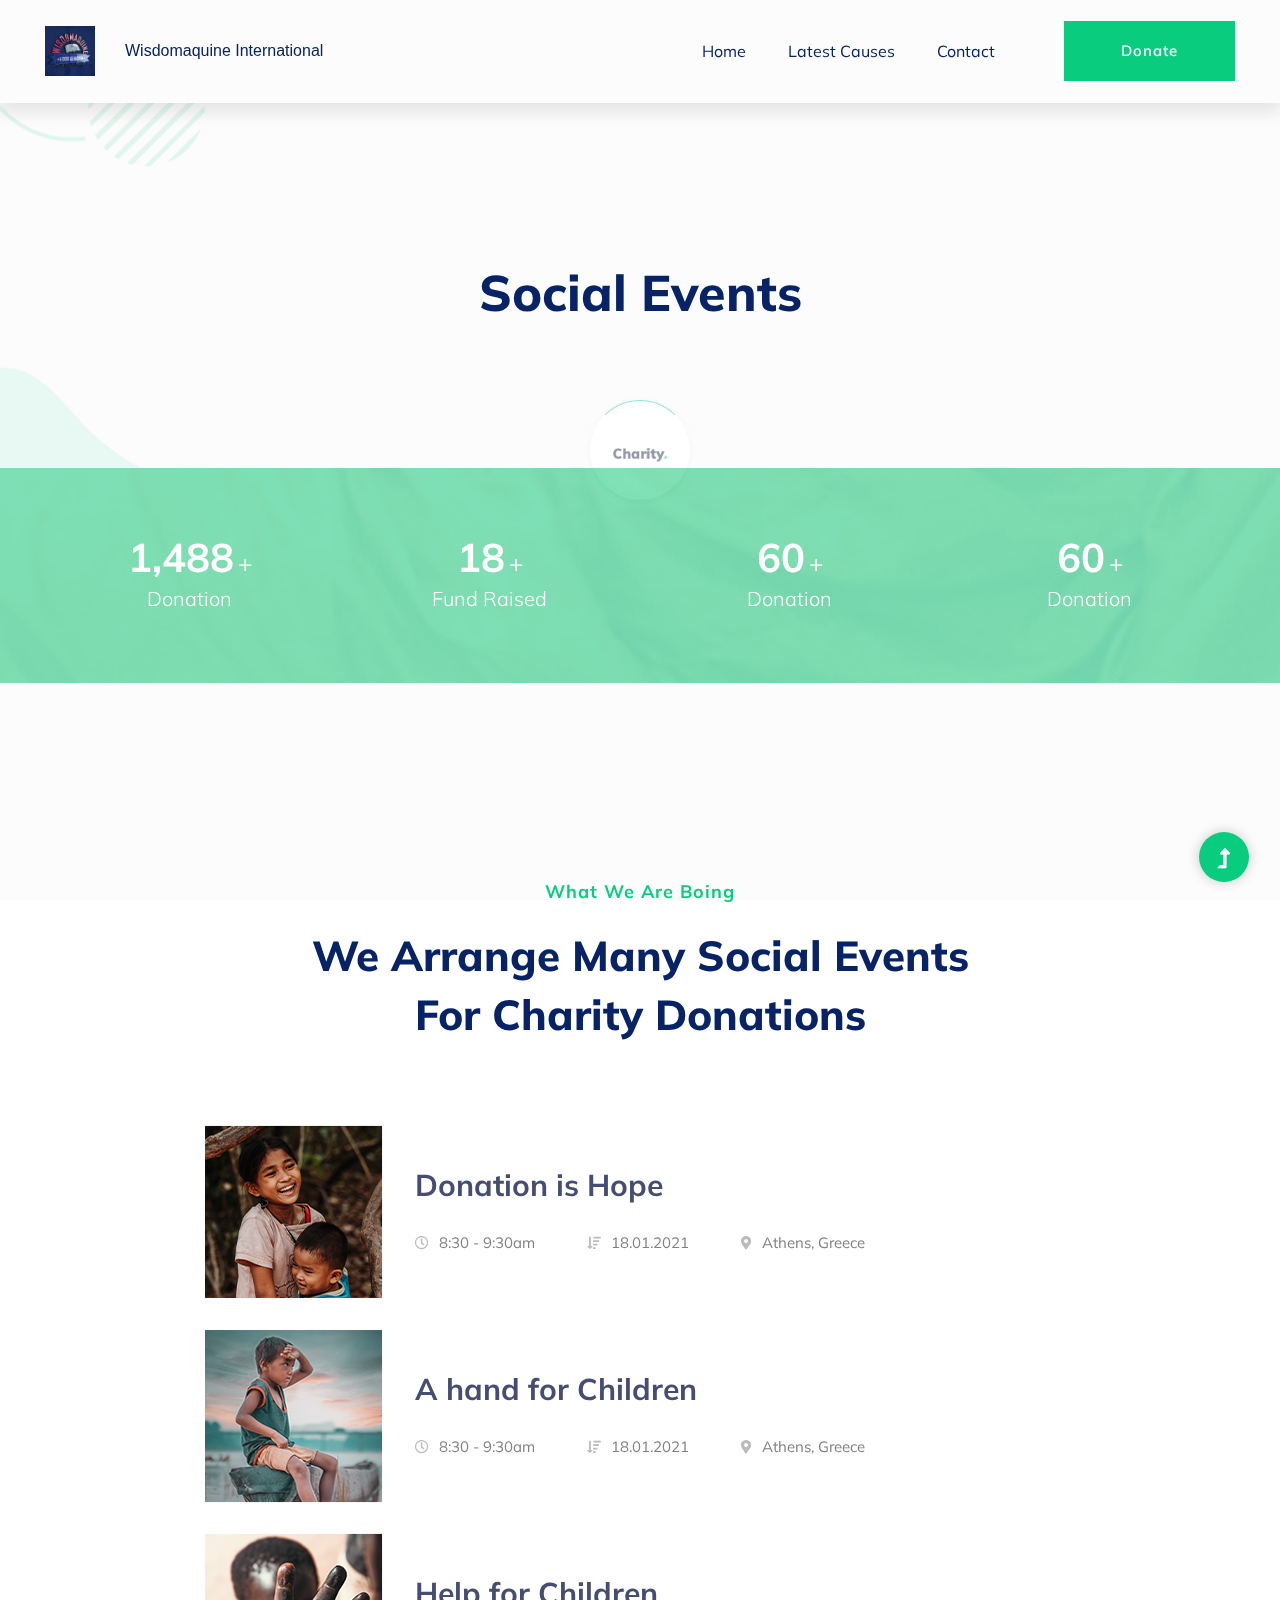
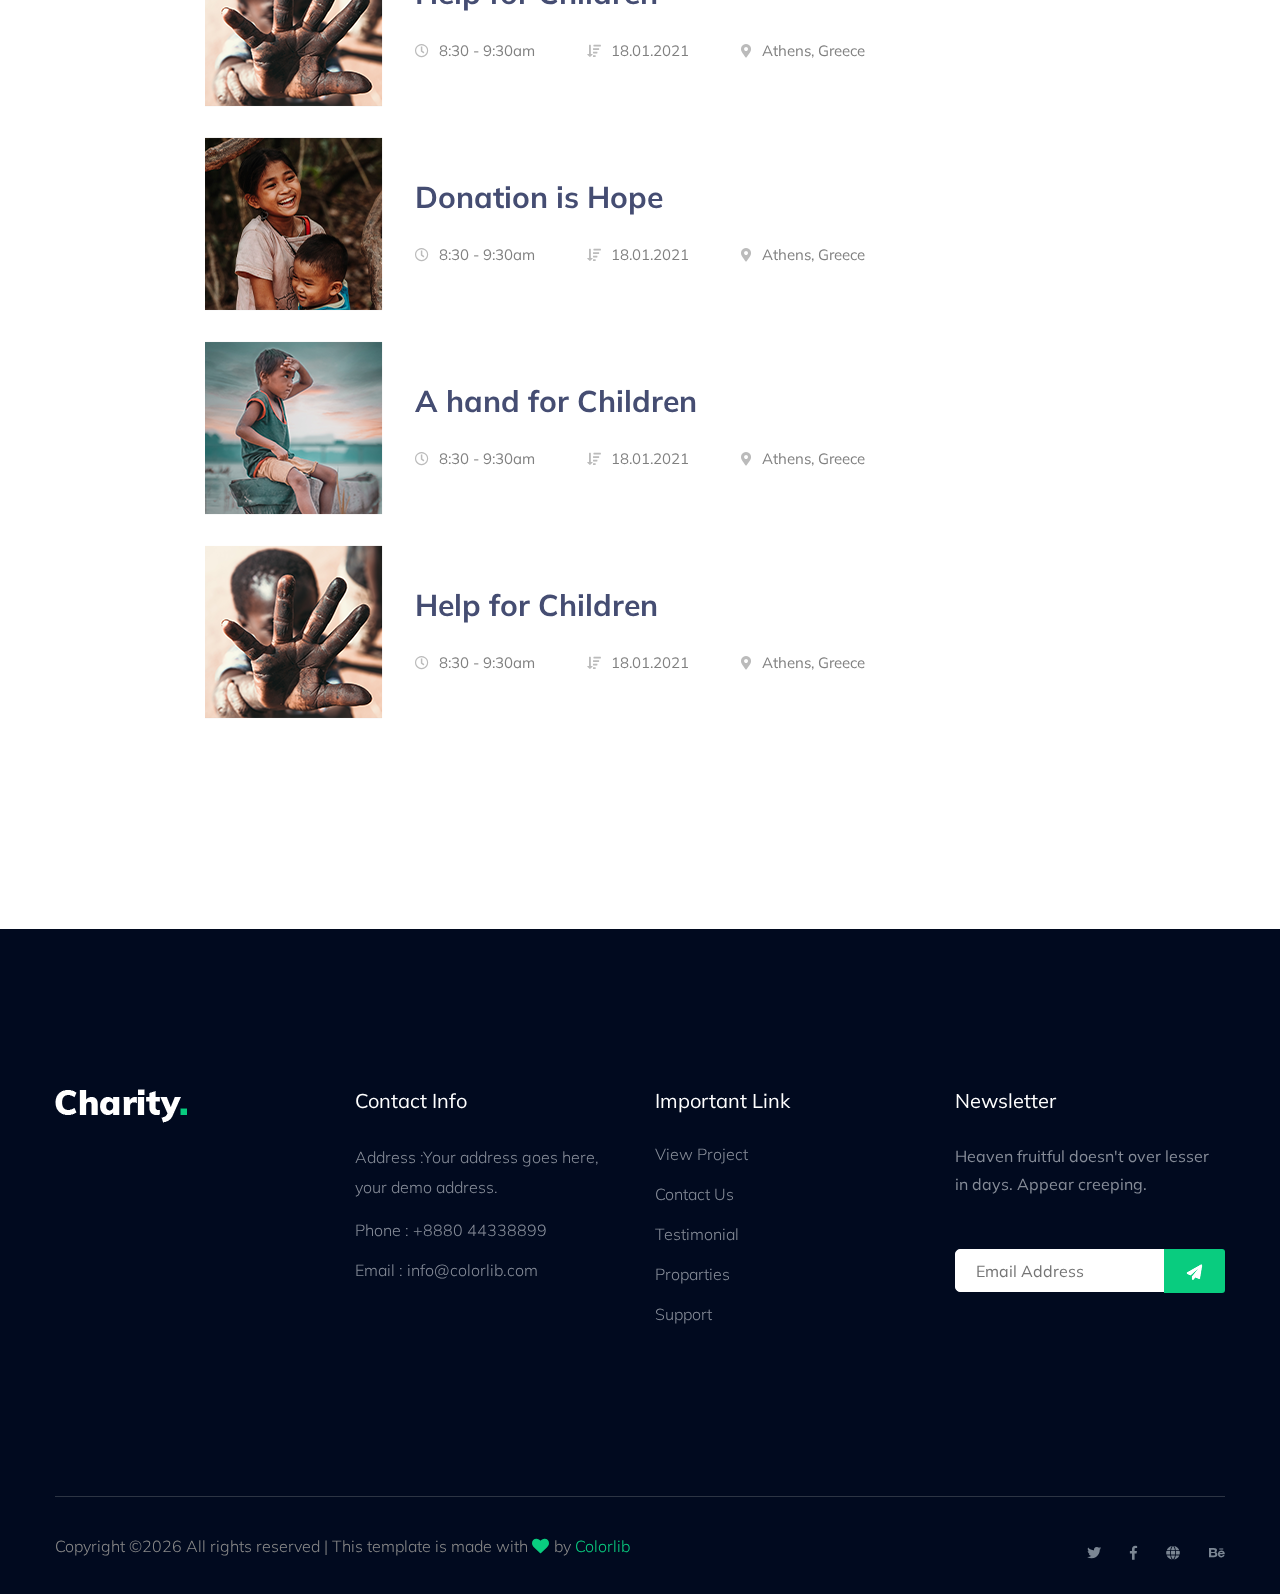
<file: events.html>
<!doctype html>
<html class="no-js" lang="zxx">
<head>
    <meta charset="utf-8">
    <meta http-equiv="x-ua-compatible" content="ie=edge">
    <title> Charity | Teamplate</title>
    <meta name="description" content="">
    <meta name="viewport" content="width=device-width, initial-scale=1">
    <link rel="manifest" href="site.webmanifest">
    <link rel="shortcut icon" type="image/x-icon" href="assets/img/favicon.ico">

	<!-- CSS here -->
	<link rel="stylesheet" href="assets/css/bootstrap.min.css">
	<link rel="stylesheet" href="assets/css/owl.carousel.min.css">
	<link rel="stylesheet" href="assets/css/slicknav.css">
    <link rel="stylesheet" href="assets/css/flaticon.css">
    <link rel="stylesheet" href="assets/css/progressbar_barfiller.css">
    <link rel="stylesheet" href="assets/css/gijgo.css">
    <link rel="stylesheet" href="assets/css/animate.min.css">
    <link rel="stylesheet" href="assets/css/animated-headline.css">
	<link rel="stylesheet" href="assets/css/magnific-popup.css">
	<link rel="stylesheet" href="assets/css/fontawesome-all.min.css">
	<link rel="stylesheet" href="assets/css/themify-icons.css">
	<link rel="stylesheet" href="assets/css/slick.css">
	<link rel="stylesheet" href="assets/css/nice-select.css">
	<link rel="stylesheet" href="assets/css/style.css">
</head>
<body>
    <!-- ? Preloader Start -->
    <div id="preloader-active">
        <div class="preloader d-flex align-items-center justify-content-center">
            <div class="preloader-inner position-relative">
                <div class="preloader-circle"></div>
                <div class="preloader-img pere-text">
                    <img src="assets/img/logo/loder.png" alt="">
                </div>
            </div>
        </div>
    </div>
    <!-- Preloader Start -->
    <header>
        <!-- Header Start -->
        <div class="header-area">
            <div class="main-header ">
                <div class="header-bottom  header-sticky">
                    <div class="container-fluid">
                        <div class="row align-items-center">
                            <!-- Logo -->
                            <div class="col-xl-2 col-lg-2">
                                <div class="logo">
                                    <a href="index.html"><img src="assets/img/20240315_200956.jpg" alt="" style="width: 50px; height: 50px;"></a>
                                    <a href="index.html" class="logo-name">Wisdomaquine International</a>
                                </div>
                            </div>
                            <div class="col-xl-10 col-lg-10">
                                <div class="menu-wrapper  d-flex align-items-center justify-content-end">
                                    <!-- Main-menu -->
                                    <div class="main-menu d-none d-lg-block">
                                        <nav>
                                            <ul id="navigation">
                                                <li><a href="index.html">Home</a></li>
                                                <li><a href="program.html">latest causes</a></li>
                                                <li><a href="contact.html">Contact</a></li>
                                            </ul>
                                        </nav>
                                    </div>
                                    <!-- Header-btn -->
                                    <div class="header-right-btn d-none d-lg-block ml-20">
                                        <a href="contact.html" class="btn header-btn">Donate</a>
                                    </div>
                                </div>
                            </div> 
                            <!-- Mobile Menu -->
                            <div class="col-12">
                                <div class="mobile_menu d-block d-lg-none"></div>
                            </div>
                        </div>
                    </div>
                </div>
            </div>
        </div>
        <!-- Header End -->
    </header>
    <!-- header end -->
    <main>
    <!--? Hero Start -->
    <div class="slider-area2">
        <div class="slider-height2 d-flex align-items-center">
            <div class="container">
                <div class="row">
                    <div class="col-xl-12">
                        <div class="hero-cap hero-cap2 pt-20 text-center">
                            <h2>social events </h2>
                        </div>
                    </div>
                </div>
            </div>
        </div>
    </div>
    <!-- Hero End -->
    <!--? Count Down Start -->
    <div class="count-down-area pt-25 section-bg" data-background="assets/img/gallery/section_bg02.png">
        <div class="container">
            <div class="row justify-content-center">
                <div class="col-lg-12 col-md-12">
                    <div class="count-down-wrapper" >
                        <div class="row justify-content-between">
                            <div class="col-lg-3 col-md-6 col-sm-6">
                                <!-- Counter Up -->
                                <div class="single-counter text-center">
                                    <span class="counter color-green">6,200</span>
                                    <span class="plus">+</span>
                                    <p class="color-green">Donation</p>
                                </div>
                            </div>
                            <div class="col-lg-3 col-md-6 col-sm-6">
                                <!-- Counter Up -->
                                <div class="single-counter text-center">
                                    <span class="counter color-green">80</span>
                                    <span class="plus">+</span>
                                    <p class="color-green">Fund Raised</p>
                                </div>
                            </div>
                            <div class="col-lg-3 col-md-6 col-sm-6">
                                <!-- Counter Up -->
                                <div class="single-counter text-center">
                                    <span class="counter color-green">256</span>
                                    <span class="plus">+</span>
                                    <p class="color-green">Donation</p>
                                </div>
                            </div>
                            <div class="col-lg-3 col-md-6 col-sm-6">
                                <!-- Counter Up -->
                                <div class="single-counter text-center">
                                    <span class="counter color-green">256</span>
                                    <span class="plus">+</span>
                                    <p class="color-green">Donation</p>
                                </div>
                            </div>
                        </div>
                    </div>
                </div>
            </div>
        </div>
    </div>
    <!-- Count Down End -->
    <!-- Featured_job_start -->
    <section class="featured-job-area section-padding30 section-bg2" data-background="assets/img/gallery/section_bg03.png">
        <div class="container">
            <div class="row justify-content-center">
                <div class="col-xl-7 col-lg-9 col-md-10 col-sm-12">
                    <!-- Section Tittle -->
                    <div class="section-tittle text-center mb-80">
                        <span>What we are boing</span>
                        <h2>We arrange many social events for charity donations</h2>
                    </div>
                </div>
            </div>
            <div class="row justify-content-center">
                <div class="col-lg-9 col-md-12">
                    <!-- single-job-content -->
                    <div class="single-job-items mb-30">
                        <div class="job-items">
                            <div class="company-img">
                                <a href="#"><img src="assets/img/gallery/socialEvents1.png" alt=""></a>
                            </div>
                            <div class="job-tittle">
                                <a href="#"><h4>Donation is Hope</h4></a>
                                <ul>
                                    <li><i class="far fa-clock"></i>8:30 - 9:30am</li>
                                    <li><i class="fas fa-sort-amount-down"></i>18.01.2021</li>
                                    <li><i class="fas fa-map-marker-alt"></i>Athens, Greece</li>
                                </ul>
                            </div>
                        </div>
                    </div>
                </div>
                <div class="col-lg-9 col-md-12">
                    <!-- single-job-content -->
                    <div class="single-job-items mb-30">
                        <div class="job-items">
                            <div class="company-img">
                                <a href="#"><img src="assets/img/gallery/socialEvents2.png" alt=""></a>
                            </div>
                            <div class="job-tittle">
                                <a href="#"><h4>A hand for Children</h4></a>
                                <ul>
                                    <li><i class="far fa-clock"></i>8:30 - 9:30am</li>
                                    <li><i class="fas fa-sort-amount-down"></i>18.01.2021</li>
                                    <li><i class="fas fa-map-marker-alt"></i>Athens, Greece</li>
                                </ul>
                            </div>
                        </div>
                    </div>
                </div>
                <div class="col-lg-9 col-md-12">
                    <!-- single-job-content -->
                    <div class="single-job-items mb-30">
                        <div class="job-items">
                            <div class="company-img">
                                <a href="#"><img src="assets/img/gallery/socialEvents3.png" alt=""></a>
                            </div>
                            <div class="job-tittle">
                                <a href="#"><h4>Help for Children</h4></a>
                                <ul>
                                    <li><i class="far fa-clock"></i>8:30 - 9:30am</li>
                                    <li><i class="fas fa-sort-amount-down"></i>18.01.2021</li>
                                    <li><i class="fas fa-map-marker-alt"></i>Athens, Greece</li>
                                </ul>
                            </div>
                        </div>
                    </div>
                </div>
                <div class="col-lg-9 col-md-12">
                    <!-- single-job-content -->
                    <div class="single-job-items mb-30">
                        <div class="job-items">
                            <div class="company-img">
                                <a href="#"><img src="assets/img/gallery/socialEvents1.png" alt=""></a>
                            </div>
                            <div class="job-tittle">
                                <a href="#"><h4>Donation is Hope</h4></a>
                                <ul>
                                    <li><i class="far fa-clock"></i>8:30 - 9:30am</li>
                                    <li><i class="fas fa-sort-amount-down"></i>18.01.2021</li>
                                    <li><i class="fas fa-map-marker-alt"></i>Athens, Greece</li>
                                </ul>
                            </div>
                        </div>
                    </div>
                </div>
                <div class="col-lg-9 col-md-12">
                    <!-- single-job-content -->
                    <div class="single-job-items mb-30">
                        <div class="job-items">
                            <div class="company-img">
                                <a href="#"><img src="assets/img/gallery/socialEvents2.png" alt=""></a>
                            </div>
                            <div class="job-tittle">
                                <a href="#"><h4>A hand for Children</h4></a>
                                <ul>
                                    <li><i class="far fa-clock"></i>8:30 - 9:30am</li>
                                    <li><i class="fas fa-sort-amount-down"></i>18.01.2021</li>
                                    <li><i class="fas fa-map-marker-alt"></i>Athens, Greece</li>
                                </ul>
                            </div>
                        </div>
                    </div>
                </div>
                <div class="col-lg-9 col-md-12">
                    <!-- single-job-content -->
                    <div class="single-job-items mb-30">
                        <div class="job-items">
                            <div class="company-img">
                                <a href="#"><img src="assets/img/gallery/socialEvents3.png" alt=""></a>
                            </div>
                            <div class="job-tittle">
                                <a href="#"><h4>Help for Children</h4></a>
                                <ul>
                                    <li><i class="far fa-clock"></i>8:30 - 9:30am</li>
                                    <li><i class="fas fa-sort-amount-down"></i>18.01.2021</li>
                                    <li><i class="fas fa-map-marker-alt"></i>Athens, Greece</li>
                                </ul>
                            </div>
                        </div>
                    </div>
                </div>
            </div>
        </div>
    </section>
    <!-- Featured_job_end -->
    </main>
    <footer>
        <div class="footer-wrapper section-bg2" data-background="assets/img/gallery/footer_bg.png">
            <!-- Footer Top-->
            <div class="footer-area footer-padding">
                <div class="container">
                    <div class="row d-flex justify-content-between">
                        <div class="col-xl-3 col-lg-3 col-md-4 col-sm-6">
                            <div class="single-footer-caption mb-50">
                                <div class="single-footer-caption mb-30">
                                    <div class="footer-tittle">
                                        <div class="footer-logo mb-20">
                                            <a href="index.html"><img src="assets/img/logo/logo2_footer.png" alt=""></a>
                                        </div>
                                    </div>
                                </div>
                            </div>
                        </div>
                        <div class="col-xl-3 col-lg-3 col-md-4 col-sm-5">
                            <div class="single-footer-caption mb-50">
                                <div class="footer-tittle">
                                    <h4>Contact Info</h4>
                                    <ul>
                                        <li>
                                            <p>Address :Your address goes here, your demo address.</p>
                                        </li>
                                        <li><a href="#">Phone : +8880 44338899</a></li>
                                        <li><a href="#">Email : info@colorlib.com</a></li>
                                    </ul>
                                </div>
                            </div>
                        </div>
                        <div class="col-xl-3 col-lg-3 col-md-4 col-sm-5">
                            <div class="single-footer-caption mb-50">
                                <div class="footer-tittle">
                                    <h4>Important Link</h4>
                                    <ul>
                                        <li><a href="#"> View Project</a></li>
                                        <li><a href="#">Contact Us</a></li>
                                        <li><a href="#">Testimonial</a></li>
                                        <li><a href="#">Proparties</a></li>
                                        <li><a href="#">Support</a></li>
                                    </ul>
                                </div>
                            </div>
                        </div>
                        <div class="col-xl-3 col-lg-3 col-md-4 col-sm-5">
                            <div class="single-footer-caption mb-50">
                                <div class="footer-tittle">
                                    <h4>Newsletter</h4>
                                    <div class="footer-pera footer-pera2">
                                    <p>Heaven fruitful doesn't over lesser in days. Appear creeping.</p>
                                </div>
                                <!-- Form -->
                                <div class="footer-form" >
                                    <div id="mc_embed_signup">
                                        <form target="_blank" action="https://spondonit.us12.list-manage.com/subscribe/post?u=1462626880ade1ac87bd9c93a&amp;id=92a4423d01"
                                        method="get" class="subscribe_form relative mail_part">
                                            <input type="email" name="email" id="newsletter-form-email" placeholder="Email Address"
                                            class="placeholder hide-on-focus" onfocus="this.placeholder = ''"
                                            onblur="this.placeholder = ' Email Address '">
                                            <div class="form-icon">
                                                <button type="submit" name="submit" id="newsletter-submit"
                                                class="email_icon newsletter-submit button-contactForm"><img src="assets/img/gallery/form.png" alt=""></button>
                                            </div>
                                            <div class="mt-10 info"></div>
                                        </form>
                                    </div>
                                </div>
                                </div>
                            </div>
                        </div>
                    </div>
                </div>
            </div>
            <!-- footer-bottom -->
            <div class="footer-bottom-area">
                <div class="container">
                    <div class="footer-border">
                        <div class="row d-flex justify-content-between align-items-center">
                            <div class="col-xl-10 col-lg-9 ">
                                <div class="footer-copy-right">
                                    <p><!-- Link back to Colorlib can't be removed. Template is licensed under CC BY 3.0. -->
  Copyright &copy;<script>document.write(new Date().getFullYear());</script> All rights reserved | This template is made with <i class="fa fa-heart" aria-hidden="true"></i> by <a href="https://colorlib.com" target="_blank">Colorlib</a>
  <!-- Link back to Colorlib can't be removed. Template is licensed under CC BY 3.0. --></p>
                                </div>
                            </div>
                            <div class="col-xl-2 col-lg-3">
                                <div class="footer-social f-right">
                                    <a href="#"><i class="fab fa-twitter"></i></a>
                                    <a  href="https://www.facebook.com/sai4ull"><i class="fab fa-facebook-f"></i></a>
                                    <a href="#"><i class="fas fa-globe"></i></a>
                                    <a href="#"><i class="fab fa-behance"></i></a>
                                </div>
                            </div>
                        </div>
                    </div>
                </div>
            </div>
        </div>
    </footer>

    <!-- Scroll Up -->
    <div id="back-top" >
        <a title="Go to Top" href="#"> <i class="fas fa-level-up-alt"></i></a>
    </div>

    <!-- JS here -->

    <script src="./assets/js/vendor/modernizr-3.5.0.min.js"></script>
    <!-- Jquery, Popper, Bootstrap -->
    <script src="./assets/js/vendor/jquery-1.12.4.min.js"></script>
    <script src="./assets/js/popper.min.js"></script>
    <script src="./assets/js/bootstrap.min.js"></script>
    <!-- Jquery Mobile Menu -->
    <script src="./assets/js/jquery.slicknav.min.js"></script>

    <!-- Jquery Slick , Owl-Carousel Plugins -->
    <script src="./assets/js/owl.carousel.min.js"></script>
    <script src="./assets/js/slick.min.js"></script>
    <!-- One Page, Animated-HeadLin -->
    <script src="./assets/js/wow.min.js"></script>
    <script src="./assets/js/animated.headline.js"></script>
    <script src="./assets/js/jquery.magnific-popup.js"></script>

    <!-- Date Picker -->
    <script src="./assets/js/gijgo.min.js"></script>
    <!-- Nice-select, sticky -->
    <script src="./assets/js/jquery.nice-select.min.js"></script>
    <script src="./assets/js/jquery.sticky.js"></script>
    <!-- Progress -->
    <script src="./assets/js/jquery.barfiller.js"></script>
    
    <!-- counter , waypoint,Hover Direction -->
    <script src="./assets/js/jquery.counterup.min.js"></script>
    <script src="./assets/js/waypoints.min.js"></script>
    <script src="./assets/js/jquery.countdown.min.js"></script>
    <script src="./assets/js/hover-direction-snake.min.js"></script>

    <!-- contact js -->
    <script src="./assets/js/contact.js"></script>
    <script src="./assets/js/jquery.form.js"></script>
    <script src="./assets/js/jquery.validate.min.js"></script>
    <script src="./assets/js/mail-script.js"></script>
    <script src="./assets/js/jquery.ajaxchimp.min.js"></script>
    
    <!-- Jquery Plugins, main Jquery -->	
    <script src="./assets/js/plugins.js"></script>
    <script src="./assets/js/main.js"></script>
    
    </body>
</html>
</file>
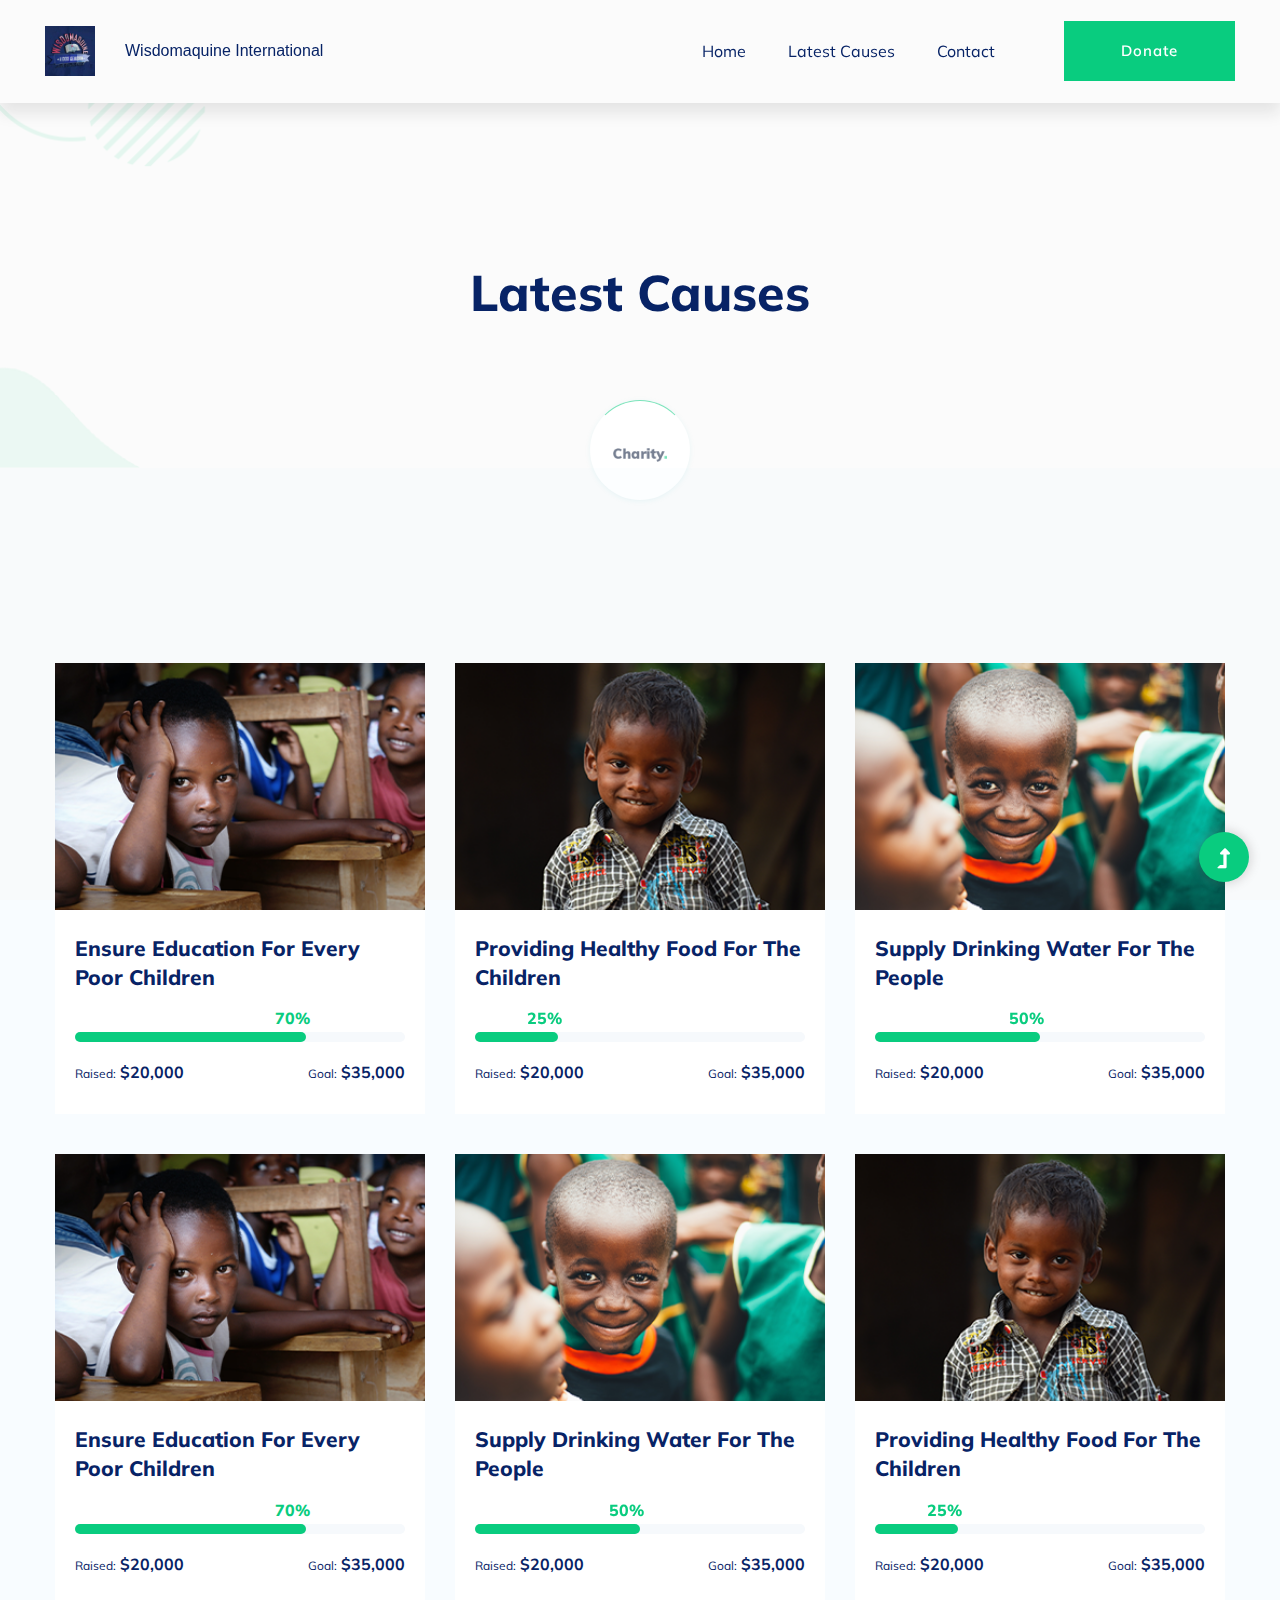
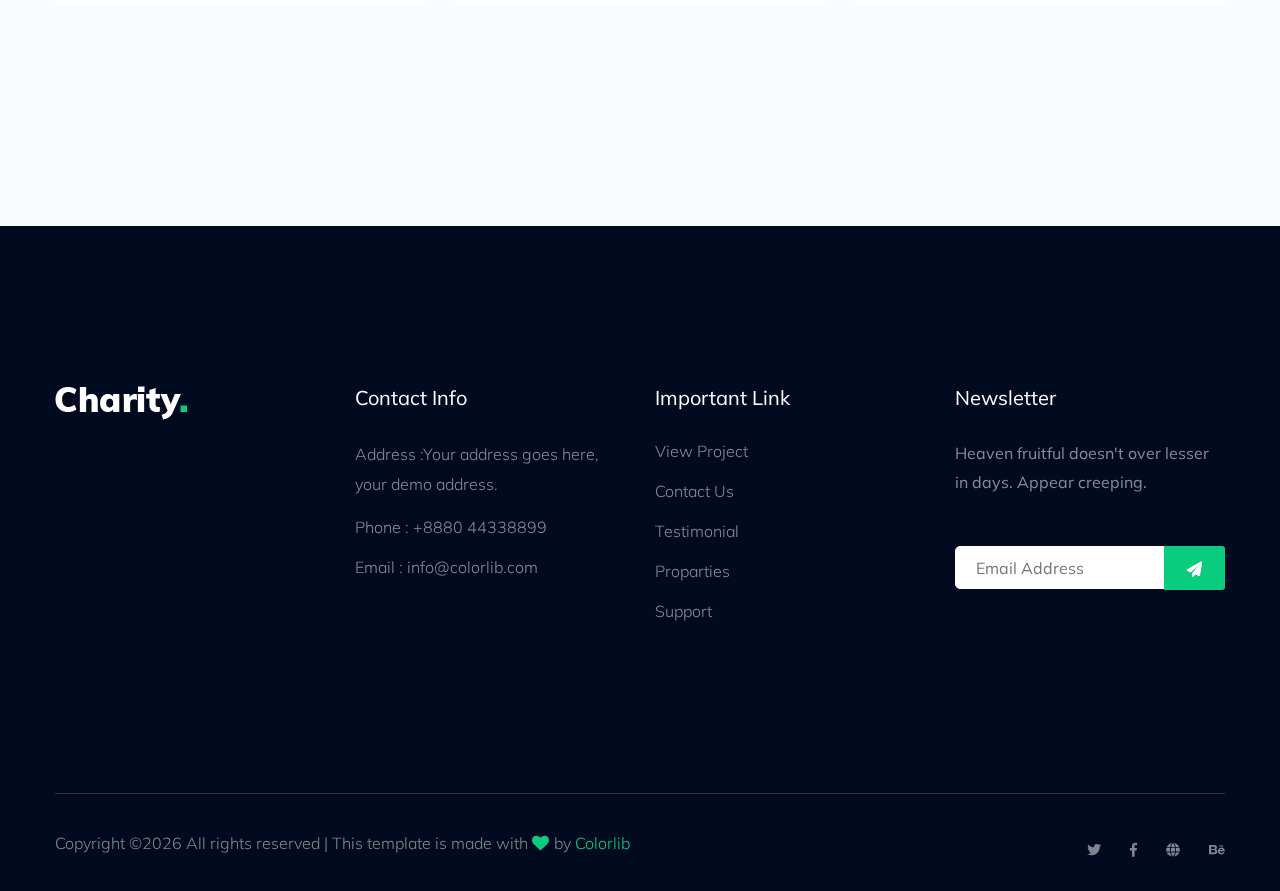
<file: program.html>
<!doctype html>
<html class="no-js" lang="zxx">
<head>
    <meta charset="utf-8">
    <meta http-equiv="x-ua-compatible" content="ie=edge">
    <title> Charity | Teamplate</title>
    <meta name="description" content="">
    <meta name="viewport" content="width=device-width, initial-scale=1">
    <link rel="manifest" href="site.webmanifest">
    <link rel="shortcut icon" type="image/x-icon" href="assets/img/favicon.ico">

	<!-- CSS here -->
	<link rel="stylesheet" href="assets/css/bootstrap.min.css">
	<link rel="stylesheet" href="assets/css/owl.carousel.min.css">
	<link rel="stylesheet" href="assets/css/slicknav.css">
    <link rel="stylesheet" href="assets/css/flaticon.css">
    <link rel="stylesheet" href="assets/css/progressbar_barfiller.css">
    <link rel="stylesheet" href="assets/css/gijgo.css">
    <link rel="stylesheet" href="assets/css/animate.min.css">
    <link rel="stylesheet" href="assets/css/animated-headline.css">
	<link rel="stylesheet" href="assets/css/magnific-popup.css">
	<link rel="stylesheet" href="assets/css/fontawesome-all.min.css">
	<link rel="stylesheet" href="assets/css/themify-icons.css">
	<link rel="stylesheet" href="assets/css/slick.css">
	<link rel="stylesheet" href="assets/css/nice-select.css">
	<link rel="stylesheet" href="assets/css/style.css">
</head>
<body>
    <!-- ? Preloader Start -->
    <div id="preloader-active">
        <div class="preloader d-flex align-items-center justify-content-center">
            <div class="preloader-inner position-relative">
                <div class="preloader-circle"></div>
                <div class="preloader-img pere-text">
                    <img src="assets/img/logo/loder.png" alt="">
                </div>
            </div>
        </div>
    </div>
    <!-- Preloader Start -->
    <header>
        <!-- Header Start -->
        <div class="header-area">
            <div class="main-header ">
                <div class="header-bottom  header-sticky">
                    <div class="container-fluid">
                        <div class="row align-items-center">
                            <!-- Logo -->
                            <div class="col-xl-2 col-lg-2">
                                <div class="logo">
                                    <a href="index.html"><img src="assets/img/20240315_200956.jpg" alt="" style="width: 50px; height: 50px;"></a>
                                    <a href="index.html" class="logo-name">Wisdomaquine International</a>
                                </div>
                            </div>
                            <div class="col-xl-10 col-lg-10">
                                <div class="menu-wrapper  d-flex align-items-center justify-content-end">
                                    <!-- Main-menu -->
                                    <div class="main-menu d-none d-lg-block">
                                        <nav>
                                            <ul id="navigation">
                                                <li><a href="index.html">Home</a></li>
                                                <li><a href="program.html">latest causes</a></li>
                                                <li><a href="contact.html">Contact</a></li>
                                            </ul>
                                        </nav>
                                    </div>
                                    <!-- Header-btn -->
                                    <div class="header-right-btn d-none d-lg-block ml-20">
                                        <a href="contact.html" class="btn header-btn">Donate</a>
                                    </div>
                                </div>
                            </div> 
                            <!-- Mobile Menu -->
                            <div class="col-12">
                                <div class="mobile_menu d-block d-lg-none"></div>
                            </div>
                        </div>
                    </div>
                </div>
            </div>
        </div>
        <!-- Header End -->
    </header>
    <!-- header end -->
    <main>
    <!--? Hero Start -->
    <div class="slider-area2">
        <div class="slider-height2 d-flex align-items-center">
            <div class="container">
                <div class="row">
                    <div class="col-xl-12">
                        <div class="hero-cap hero-cap2 pt-20 text-center">
                            <h2>latest causes </h2>
                        </div>
                    </div>
                </div>
            </div>
        </div>
    </div>
    <!-- Hero End -->
    <!-- Our Cases Start -->
    <div class="our-cases-area section-padding30">
        <div class="container">
            <div class="row">
                <div class="col-lg-4 col-md-6 col-sm-6">
                    <div class="single-cases mb-40">
                        <div class="cases-img">
                            <img src="assets/img/gallery/case1.png" alt="">
                        </div>
                        <div class="cases-caption">
                            <h3><a href="#">Ensure Education For Every Poor Children</a></h3>
                            <!-- Progress Bar -->
                            <div class="single-skill mb-15">
                                <div class="bar-progress">
                                    <div id="bar1" class="barfiller">
                                        <div class="tipWrap">
                                            <span class="tip"></span>
                                        </div>
                                        <span class="fill" data-percentage="70"></span>
                                    </div>
                                </div>
                            </div>
                            <!-- / progress -->
                            <div class="prices d-flex justify-content-between">
                                <p>Raised:<span> $20,000</span></p>
                                <p>Goal:<span> $35,000</span></p>
                            </div>
                        </div>
                    </div>
                </div>
                <div class="col-lg-4 col-md-6 col-sm-6">
                    <div class="single-cases mb-40">
                        <div class="cases-img">
                            <img src="assets/img/gallery/case2.png" alt="">
                        </div>
                        <div class="cases-caption">
                            <h3><a href="#">Providing Healthy Food For The Children</a></h3>
                            <!-- Progress Bar -->
                            <div class="single-skill mb-15">
                                <div class="bar-progress">
                                    <div id="bar2" class="barfiller">
                                        <div class="tipWrap">
                                            <span class="tip"></span>
                                        </div>
                                        <span class="fill" data-percentage="25"></span>
                                    </div>
                                </div>
                            </div>
                            <!-- / progress -->
                            <div class="prices d-flex justify-content-between">
                                <p>Raised:<span> $20,000</span></p>
                                <p>Goal:<span> $35,000</span></p>
                            </div>
                        </div>
                    </div>
                </div>
                <div class="col-lg-4 col-md-6 col-sm-6">
                    <div class="single-cases mb-40">
                        <div class="cases-img">
                            <img src="assets/img/gallery/case3.png" alt="">
                        </div>
                        <div class="cases-caption">
                            <h3><a href="#">Supply Drinking Water For  The People</a></h3>
                            <!-- Progress Bar -->
                            <div class="single-skill mb-15">
                                <div class="bar-progress">
                                    <div id="bar3" class="barfiller">
                                        <div class="tipWrap">
                                            <span class="tip"></span>
                                        </div>
                                        <span class="fill" data-percentage="50"></span>
                                    </div>
                                </div>
                            </div>
                            <!-- / progress -->
                            <div class="prices d-flex justify-content-between">
                                <p>Raised:<span> $20,000</span></p>
                                <p>Goal:<span> $35,000</span></p>
                            </div>
                        </div>
                    </div>
                </div>
                <div class="col-lg-4 col-md-6 col-sm-6">
                    <div class="single-cases mb-40">
                        <div class="cases-img">
                            <img src="assets/img/gallery/case1.png" alt="">
                        </div>
                        <div class="cases-caption">
                            <h3><a href="#">Ensure Education For Every Poor Children</a></h3>
                            <!-- Progress Bar -->
                            <div class="single-skill mb-15">
                                <div class="bar-progress">
                                    <div id="bar4" class="barfiller">
                                        <div class="tipWrap">
                                            <span class="tip"></span>
                                        </div>
                                        <span class="fill" data-percentage="70"></span>
                                    </div>
                                </div>
                            </div>
                            <!-- / progress -->
                            <div class="prices d-flex justify-content-between">
                                <p>Raised:<span> $20,000</span></p>
                                <p>Goal:<span> $35,000</span></p>
                            </div>
                        </div>
                    </div>
                </div>
                <div class="col-lg-4 col-md-6 col-sm-6">
                    <div class="single-cases mb-40">
                        <div class="cases-img">
                            <img src="assets/img/gallery/case3.png" alt="">
                        </div>
                        <div class="cases-caption">
                            <h3><a href="#">Supply Drinking Water For  The People</a></h3>
                            <!-- Progress Bar -->
                            <div class="single-skill mb-15">
                                <div class="bar-progress">
                                    <div id="bar5" class="barfiller">
                                        <div class="tipWrap">
                                            <span class="tip"></span>
                                        </div>
                                        <span class="fill" data-percentage="50"></span>
                                    </div>
                                </div>
                            </div>
                            <!-- / progress -->
                            <div class="prices d-flex justify-content-between">
                                <p>Raised:<span> $20,000</span></p>
                                <p>Goal:<span> $35,000</span></p>
                            </div>
                        </div>
                    </div>
                </div>
                <div class="col-lg-4 col-md-6 col-sm-6">
                    <div class="single-cases mb-40">
                        <div class="cases-img">
                            <img src="assets/img/gallery/case2.png" alt="">
                        </div>
                        <div class="cases-caption">
                            <h3><a href="#">Providing Healthy Food For The Children</a></h3>
                            <!-- Progress Bar -->
                            <div class="single-skill mb-15">
                                <div class="bar-progress">
                                    <div id="bar6" class="barfiller">
                                        <div class="tipWrap">
                                            <span class="tip"></span>
                                        </div>
                                        <span class="fill" data-percentage="25"></span>
                                    </div>
                                </div>
                            </div>
                            <!-- / progress -->
                            <div class="prices d-flex justify-content-between">
                                <p>Raised:<span> $20,000</span></p>
                                <p>Goal:<span> $35,000</span></p>
                            </div>
                        </div>
                    </div>
                </div>
            </div>
        </div>
    </div>
    <!-- Our Cases End -->
    </main>
    <footer>
        <div class="footer-wrapper section-bg2" data-background="assets/img/gallery/footer_bg.png">
            <!-- Footer Top-->
            <div class="footer-area footer-padding">
                <div class="container">
                    <div class="row d-flex justify-content-between">
                        <div class="col-xl-3 col-lg-3 col-md-4 col-sm-6">
                        <div class="single-footer-caption mb-50">
                            <div class="single-footer-caption mb-30">
                                <div class="footer-tittle">
                                    <div class="footer-logo mb-20">
                                        <a href="index.html"><img src="assets/img/logo/logo2_footer.png" alt=""></a>
                                    </div>
                                </div>
                            </div>
                        </div>
                        </div>
                        <div class="col-xl-3 col-lg-3 col-md-4 col-sm-5">
                            <div class="single-footer-caption mb-50">
                                <div class="footer-tittle">
                                    <h4>Contact Info</h4>
                                    <ul>
                                        <li>
                                            <p>Address :Your address goes here, your demo address.</p>
                                        </li>
                                        <li><a href="#">Phone : +8880 44338899</a></li>
                                        <li><a href="#">Email : info@colorlib.com</a></li>
                                    </ul>
                                </div>

                            </div>
                        </div>
                        <div class="col-xl-3 col-lg-3 col-md-4 col-sm-5">
                            <div class="single-footer-caption mb-50">
                                <div class="footer-tittle">
                                    <h4>Important Link</h4>
                                    <ul>
                                        <li><a href="#"> View Project</a></li>
                                        <li><a href="#">Contact Us</a></li>
                                        <li><a href="#">Testimonial</a></li>
                                        <li><a href="#">Proparties</a></li>
                                        <li><a href="#">Support</a></li>
                                    </ul>
                                </div>
                            </div>
                        </div>
                        <div class="col-xl-3 col-lg-3 col-md-4 col-sm-5">
                            <div class="single-footer-caption mb-50">
                                <div class="footer-tittle">
                                    <h4>Newsletter</h4>
                                    <div class="footer-pera footer-pera2">
                                    <p>Heaven fruitful doesn't over lesser in days. Appear creeping.</p>
                                </div>
                                <!-- Form -->
                                <div class="footer-form" >
                                    <div id="mc_embed_signup">
                                        <form target="_blank" action="https://spondonit.us12.list-manage.com/subscribe/post?u=1462626880ade1ac87bd9c93a&amp;id=92a4423d01"
                                        method="get" class="subscribe_form relative mail_part">
                                            <input type="email" name="email" id="newsletter-form-email" placeholder="Email Address"
                                            class="placeholder hide-on-focus" onfocus="this.placeholder = ''"
                                            onblur="this.placeholder = ' Email Address '">
                                            <div class="form-icon">
                                                <button type="submit" name="submit" id="newsletter-submit"
                                                class="email_icon newsletter-submit button-contactForm"><img src="assets/img/gallery/form.png" alt=""></button>
                                            </div>
                                            <div class="mt-10 info"></div>
                                        </form>
                                    </div>
                                </div>
                                </div>
                            </div>
                        </div>
                    </div>
                </div>
            </div>
            <!-- footer-bottom -->
            <div class="footer-bottom-area">
                <div class="container">
                    <div class="footer-border">
                        <div class="row d-flex justify-content-between align-items-center">
                            <div class="col-xl-10 col-lg-9 ">
                                <div class="footer-copy-right">
                                    <p><!-- Link back to Colorlib can't be removed. Template is licensed under CC BY 3.0. -->
  Copyright &copy;<script>document.write(new Date().getFullYear());</script> All rights reserved | This template is made with <i class="fa fa-heart" aria-hidden="true"></i> by <a href="https://colorlib.com" target="_blank">Colorlib</a>
  <!-- Link back to Colorlib can't be removed. Template is licensed under CC BY 3.0. --></p>
                                </div>
                            </div>
                            <div class="col-xl-2 col-lg-3">
                                <div class="footer-social f-right">
                                    <a href="#"><i class="fab fa-twitter"></i></a>
                                    <a  href="https://www.facebook.com/sai4ull"><i class="fab fa-facebook-f"></i></a>
                                    <a href="#"><i class="fas fa-globe"></i></a>
                                    <a href="#"><i class="fab fa-behance"></i></a>
                                </div>
                            </div>
                        </div>
                    </div>
                </div>
            </div>
        </div>
    </footer>

    <!-- Scroll Up -->
    <div id="back-top" >
        <a title="Go to Top" href="#"> <i class="fas fa-level-up-alt"></i></a>
    </div>

    <!-- JS here -->

    <script src="./assets/js/vendor/modernizr-3.5.0.min.js"></script>
    <!-- Jquery, Popper, Bootstrap -->
    <script src="./assets/js/vendor/jquery-1.12.4.min.js"></script>
    <script src="./assets/js/popper.min.js"></script>
    <script src="./assets/js/bootstrap.min.js"></script>
    <!-- Jquery Mobile Menu -->
    <script src="./assets/js/jquery.slicknav.min.js"></script>

    <!-- Jquery Slick , Owl-Carousel Plugins -->
    <script src="./assets/js/owl.carousel.min.js"></script>
    <script src="./assets/js/slick.min.js"></script>
    <!-- One Page, Animated-HeadLin -->
    <script src="./assets/js/wow.min.js"></script>
    <script src="./assets/js/animated.headline.js"></script>
    <script src="./assets/js/jquery.magnific-popup.js"></script>

    <!-- Date Picker -->
    <script src="./assets/js/gijgo.min.js"></script>
    <!-- Nice-select, sticky -->
    <script src="./assets/js/jquery.nice-select.min.js"></script>
    <script src="./assets/js/jquery.sticky.js"></script>
    <!-- Progress -->
    <script src="./assets/js/jquery.barfiller.js"></script>
    
    <!-- counter , waypoint,Hover Direction -->
    <script src="./assets/js/jquery.counterup.min.js"></script>
    <script src="./assets/js/waypoints.min.js"></script>
    <script src="./assets/js/jquery.countdown.min.js"></script>
    <script src="./assets/js/hover-direction-snake.min.js"></script>

    <!-- contact js -->
    <script src="./assets/js/contact.js"></script>
    <script src="./assets/js/jquery.form.js"></script>
    <script src="./assets/js/jquery.validate.min.js"></script>
    <script src="./assets/js/mail-script.js"></script>
    <script src="./assets/js/jquery.ajaxchimp.min.js"></script>
    
    <!-- Jquery Plugins, main Jquery -->	
    <script src="./assets/js/plugins.js"></script>
    <script src="./assets/js/main.js"></script>
    
    </body>
</html>
</file>
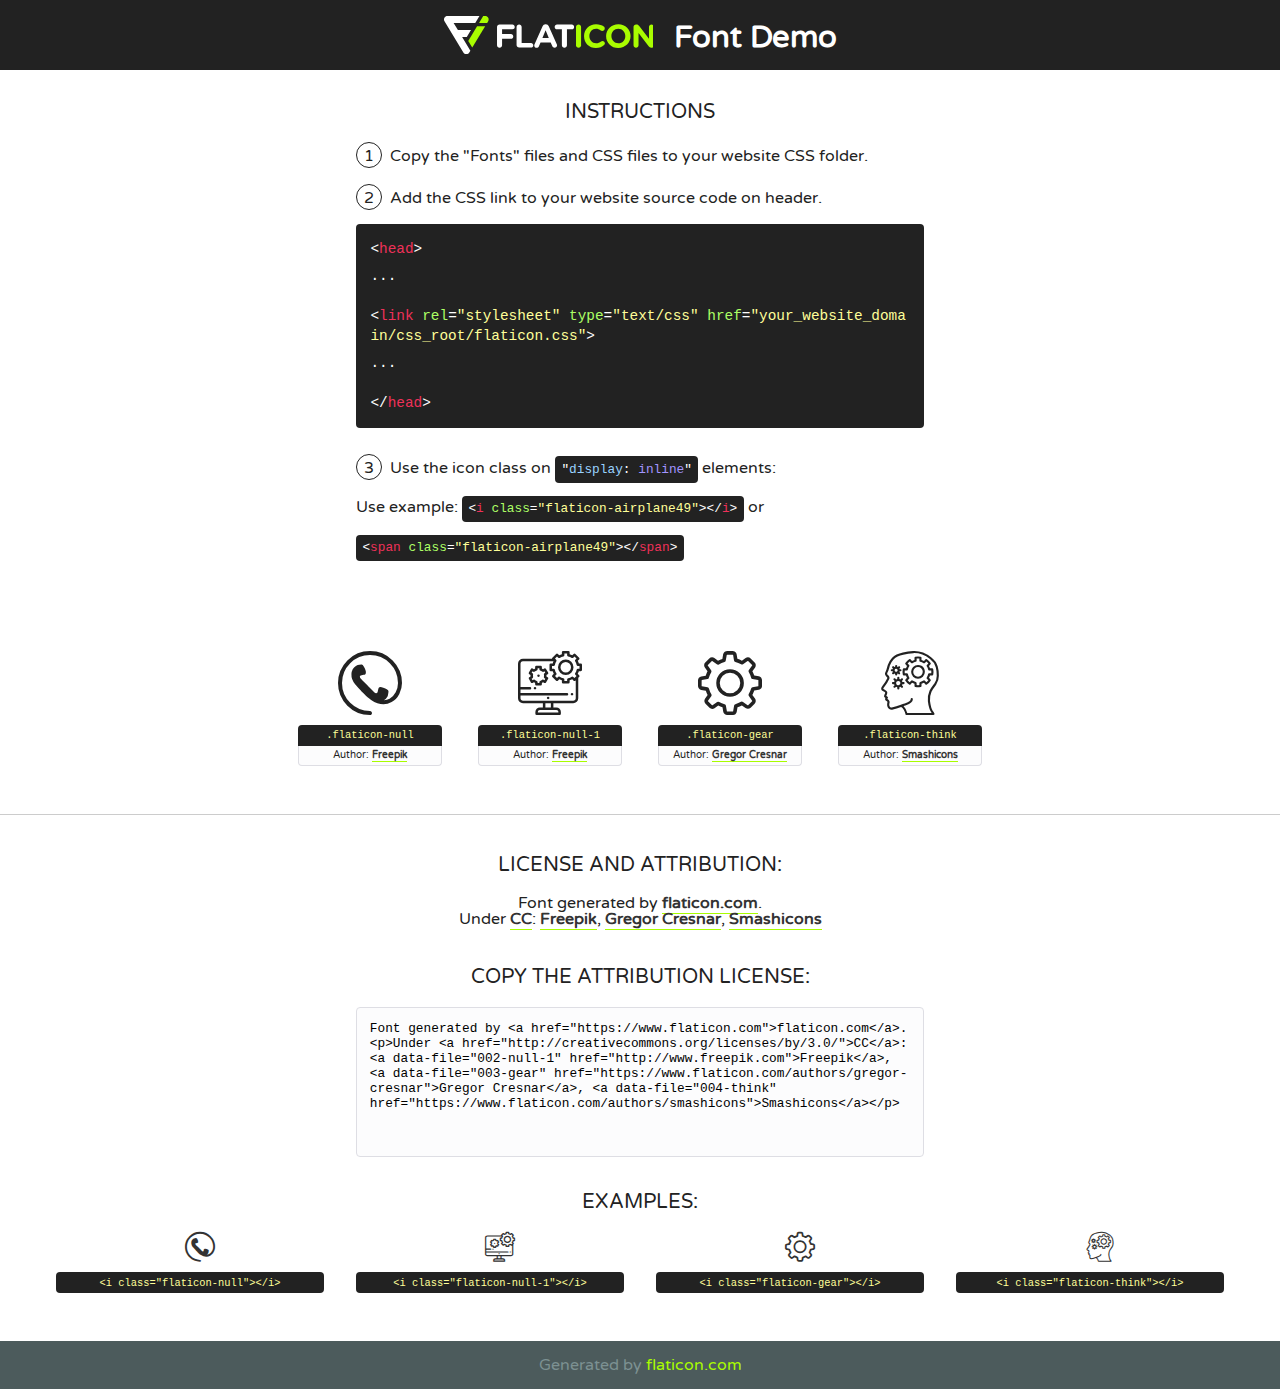
<file: assets/fonts/flaticon.html>
<!DOCTYPE html>
<!--
  Flaticon icon font: Flaticon
  Creation date: 02/06/2020 05:24
-->
<html>
<!DOCTYPE html>
<html>

<head>
    <title>Flaticon WebFont</title>
    <link href="http://fonts.googleapis.com/css?family=Varela+Round" rel="stylesheet" type="text/css" />
    <link rel="stylesheet" type="text/css" href="flaticon.css">
    <meta charset="UTF-8">
    <style>
    html, body, div, span, applet, object, iframe,
    h1, h2, h3, h4, h5, h6, p, blockquote, pre,
    a, abbr, acronym, address, big, cite, code,
    del, dfn, em, img, ins, kbd, q, s, samp,
    small, strike, strong, sub, sup, tt, var,
    b, u, i, center,
    dl, dt, dd, ol, ul, li,
    fieldset, form, label, legend,
    table, caption, tbody, tfoot, thead, tr, th, td,
    article, aside, canvas, details, embed, 
    figure, figcaption, footer, header, hgroup, 
    menu, nav, output, ruby, section, summary,
    time, mark, audio, video {
        margin: 0;
        padding: 0;
        border: 0;
        font-size: 100%;
        font: inherit;
        vertical-align: baseline;
    }
    /* HTML5 display-role reset for older browsers */
    article, aside, details, figcaption, figure, 
    footer, header, hgroup, menu, nav, section {
        display: block;
    }
    body {
        line-height: 1;
    }
    ol, ul {
        list-style: none;
    }
    blockquote, q {
        quotes: none;
    }
    blockquote:before, blockquote:after,
    q:before, q:after {
        content: '';
        content: none;
    }
    table {
        border-collapse: collapse;
        border-spacing: 0;
    }
    body {
        font-family: 'Varela Round', Helvetica, Arial, sans-serif;
        font-size: 16px;
        color: #222;
    }
    a {
        color: #333;
        border-bottom: 1px solid #a9fd00;
        font-weight: bold;
        text-decoration: none;
    }
    * {
        -moz-box-sizing: border-box;
        -webkit-box-sizing: border-box;
        box-sizing: border-box;
        margin: 0;
        padding: 0;
    }
    [class^="flaticon-"]:before, [class*=" flaticon-"]:before, [class^="flaticon-"]:after, [class*=" flaticon-"]:after {
        font-family: Flaticon;
        font-size: 30px;
        font-style: normal;
        margin-left: 20px;
        color: #333;
    }
    .wrapper {
        max-width: 600px;
        margin: auto;
        padding: 0 1em;
    }
    .title {
        font-size: 1.25em;
        text-align: center;
        margin-bottom: 1em;
        text-transform: uppercase;
    }
    header {
        text-align: center;
        background-color: #222;
        color: #fff;
        padding: 1em;
    }
    header .logo {
        width: 210px;
        height: 38px;
        display: inline-block;
        vertical-align: middle;
        margin-right: 1em;
        border: none;
    }
    header strong {
        font-size: 1.95em;
        font-weight: bold;
        vertical-align: middle;
        margin-top: 5px;
        display: inline-block;
    }
    .demo {
        margin: 2em auto;
        line-height: 1.25em;
    }
    .demo ul li {
        margin-bottom: 1em;
    }
    .demo ul li .num {
        color: #222;
        border-radius: 20px;
        display: inline-block;
        width: 26px;
        padding: 3px;
        height: 26px;
        text-align: center;
        margin-right: 0.5em;
        border: 1px solid #222;
    }
    .demo ul li code {
        background-color: #222;
        border-radius: 4px;
        padding: 0.25em 0.5em;
        display: inline-block;
        color: #fff;
        font-family: Consolas,Monaco,Lucida Console,Liberation Mono,DejaVu Sans Mono,Bitstream Vera Sans Mono,Courier New, monospace;
        font-weight: lighter;
        margin-top: 1em;
        font-size: 0.8em;
        word-break: break-all;
    }
    .demo ul li code.big {
        padding: 1em;
        font-size: 0.9em;
    }
    .demo ul li code .red {
        color: #EF3159;
    }
    .demo ul li code .green {
        color: #ACFF65;
    }
    .demo ul li code .yellow {
        color: #FFFF99;
    }
    .demo ul li code .blue {
        color: #99D3FF;
    }
    .demo ul li code .purple {
        color: #A295FF;
    }
    .demo ul li code .dots {
        margin-top: 0.5em;
        display: block;
    }
    #glyphs {
        border-bottom: 1px solid #ccc;
        padding: 2em 0;
        text-align: center;
    }
    .glyph {
        display: inline-block;
        width: 9em;
        margin: 1em;
        text-align: center;
        vertical-align: top;
        background: #FFF;
    }
    .glyph .glyph-icon {
        padding: 10px;
        display: block;
        font-family:"Flaticon";
        font-size: 64px;
        line-height: 1;
    }
    .glyph .glyph-icon:before {
        font-size: 64px;
        color: #222;
        margin-left: 0;
    }
    .class-name {
        font-size: 0.65em;
        background-color: #222;
        color: #fff;
        border-radius: 4px 4px 0 0;
        padding: 0.5em;
        color: #FFFF99;
        font-family: Consolas,Monaco,Lucida Console,Liberation Mono,DejaVu Sans Mono,Bitstream Vera Sans Mono,Courier New, monospace;
    }
    .author-name {
        font-size: 0.6em;
        background-color: #fcfcfd;
        border: 1px solid #DEDEE4;
        border-top: 0;
        border-radius: 0 0 4px 4px;
        padding: 0.5em;
    }
    .class-name:last-child {
        font-size: 10px;
        color:#888;
    }
    .class-name:last-child a {
        font-size: 10px;
        color:#555;
    }
    .class-name:last-child a:hover {
        color:#a9fd00;
    }
    .glyph > input {
        display: block;
        width: 100px;
        margin: 5px auto;
        text-align: center;
        font-size: 12px;
        cursor: text;
    }
    .glyph > input.icon-input {
        font-family:"Flaticon";
        font-size: 16px;
        margin-bottom: 10px;
    }
    .attribution .title {
        margin-top: 2em;
    }
    .attribution textarea {
        background-color: #fcfcfd;
        padding: 1em;
        border: none;
        box-shadow: none;
        border: 1px solid #DEDEE4;
        border-radius: 4px;
        resize: none;
        width: 100%;
        height: 150px;
        font-size: 0.8em;
        font-family: Consolas,Monaco,Lucida Console,Liberation Mono,DejaVu Sans Mono,Bitstream Vera Sans Mono,Courier New, monospace;
        -webkit-appearance: none;
    }
    .iconsuse {
        margin: 2em auto;
        text-align: center;
        max-width: 1200px;
    }
    .iconsuse:after {
        content: '';
        display: table;
        clear: both;
    }
    .iconsuse .image {
        float: left;
        width: 25%;
        padding: 0 1em;
    }
    .iconsuse .image p {
        margin-bottom: 1em;
    }
    .iconsuse .image span {
        display: block;
        font-size: 0.65em;
        background-color: #222;
        color: #fff;
        border-radius: 4px;
        padding: 0.5em;
        color: #FFFF99;
        margin-top: 1em;
        font-family: Consolas,Monaco,Lucida Console,Liberation Mono,DejaVu Sans Mono,Bitstream Vera Sans Mono,Courier New, monospace;
    }
    #footer {
        text-align: center;
        background-color: #4C5B5C;
        color: #7c9192;
        padding: 1em;
    }
    #footer a {
        border: none;
        color: #a9fd00;
        font-weight: normal;
    }
    @media (max-width: 960px) {
        .iconsuse .image {
            width: 50%;
        }
    }
    @media (max-width: 560px) {
        .iconsuse .image {
            width: 100%;
        }
    }
    </style>
</head>

<body class="characters-off">

    <header>
        <a href="https://www.flaticon.com" target="_blank" class="logo">
            <svg version="1.1" xmlns="http://www.w3.org/2000/svg" xmlns:xlink="http://www.w3.org/1999/xlink" xmlns:a="http://ns.adobe.com/AdobeSVGViewerExtensions/3.0/" viewBox="0 0 560.875 102.036" enable-background="new 0 0 560.875 102.036" xml:space="preserve">
                <defs>
                </defs>
                <g>
                    <g class="letters">
                        <path fill="#ffffff" d="M141.596,29.675c0-3.777,2.985-6.767,6.764-6.767h34.438c3.426,0,6.15,2.728,6.15,6.15
                        c0,3.43-2.724,6.149-6.15,6.149h-27.674v13.091h23.719c3.429,0,6.151,2.724,6.151,6.15c0,3.43-2.723,6.149-6.151,6.149h-23.719
                        v17.574c0,3.773-2.986,6.761-6.764,6.761c-3.779,0-6.764-2.989-6.764-6.761V29.675z"></path>
                        <path fill="#ffffff" d="M193.844,29.149c0-3.781,2.985-6.767,6.764-6.767c3.776,0,6.763,2.985,6.763,6.767v42.957h25.039
                        c3.426,0,6.149,2.726,6.149,6.153c0,3.425-2.723,6.15-6.149,6.15h-31.802c-3.779,0-6.764-2.986-6.764-6.768V29.149z"></path>
                        <path fill="#ffffff" d="M241.891,75.71l21.438-48.407c1.492-3.341,4.215-5.357,7.906-5.357h0.792
                        c3.686,0,6.323,2.017,7.815,5.357l21.439,48.407c0.436,0.967,0.701,1.845,0.701,2.723c0,3.602-2.809,6.501-6.414,6.501
                        c-3.161,0-5.269-1.845-6.499-4.655l-4.132-9.661h-27.059l-4.301,10.102c-1.144,2.631-3.426,4.214-6.237,4.214
                        c-3.517,0-6.24-2.81-6.24-6.325C241.1,77.64,241.451,76.677,241.891,75.71z M279.932,58.666l-8.521-20.297l-8.526,20.297H279.932
                        z"></path>
                        <path fill="#ffffff" d="M314.864,35.387H301.86c-3.429,0-6.239-2.813-6.239-6.238c0-3.429,2.811-6.24,6.239-6.24h39.533
                        c3.426,0,6.237,2.811,6.237,6.24c0,3.425-2.811,6.238-6.237,6.238h-13.001v42.785c0,3.773-2.99,6.761-6.764,6.761
                        c-3.779,0-6.764-2.989-6.764-6.761V35.387z"></path>
                        <path fill="#A9FD00" d="M352.615,29.149c0-3.781,2.985-6.767,6.767-6.767c3.774,0,6.761,2.985,6.761,6.767v49.024
                        c0,3.773-2.987,6.761-6.761,6.761c-3.781,0-6.767-2.989-6.767-6.761V29.149z"></path>
                        <path fill="#A9FD00" d="M374.132,53.836v-0.179c0-17.481,13.178-31.801,32.065-31.801c9.22,0,15.459,2.458,20.557,6.238
                        c1.402,1.054,2.637,2.985,2.637,5.357c0,3.692-2.985,6.59-6.681,6.59c-1.845,0-3.071-0.702-4.044-1.319
                        c-3.776-2.813-7.729-4.393-12.562-4.393c-10.364,0-17.831,8.611-17.831,19.154v0.173c0,10.542,7.291,19.329,17.831,19.329
                        c5.715,0,9.492-1.756,13.359-4.834c1.049-0.874,2.458-1.491,4.039-1.491c3.429,0,6.325,2.813,6.325,6.236
                        c0,2.106-1.056,3.78-2.282,4.834c-5.539,4.834-12.036,7.733-21.878,7.733C387.572,85.464,374.132,71.493,374.132,53.836z"></path>
                        <path fill="#A9FD00" d="M433.009,53.836v-0.179c0-17.481,13.79-31.801,32.766-31.801c18.981,0,32.592,14.143,32.592,31.628v0.173
                        c0,17.483-13.785,31.807-32.769,31.807C446.625,85.464,433.009,71.32,433.009,53.836z M484.224,53.836v-0.179
                        c0-10.539-7.725-19.326-18.626-19.326c-10.893,0-18.449,8.611-18.449,19.154v0.173c0,10.542,7.73,19.329,18.626,19.329
                        C476.676,72.986,484.224,64.378,484.224,53.836z"></path>
                        <path fill="#A9FD00" d="M506.233,29.321c0-3.774,2.99-6.763,6.767-6.763h1.401c3.252,0,5.183,1.583,7.029,3.953l26.093,34.265
                        V29.059c0-3.692,2.99-6.677,6.681-6.677c3.683,0,6.671,2.985,6.671,6.677v48.934c0,3.78-2.987,6.765-6.764,6.765h-0.436
                        c-3.257,0-5.188-1.581-7.034-3.953l-27.056-35.492v32.944c0,3.687-2.985,6.676-6.678,6.676c-3.683,0-6.673-2.989-6.673-6.676
                        V29.321z"></path>
                    </g>
                    <g class="insignia">
                        <path fill="#ffffff" d="M48.372,56.137h12.517l11.156-18.537H37.186L25.688,18.539h57.825L94.668,0H9.271
                        C5.925,0,2.842,1.801,1.198,4.716c-1.644,2.907-1.593,6.482,0.134,9.343l50.38,83.501c1.678,2.781,4.689,4.476,7.938,4.476
                        c3.246,0,6.257-1.695,7.935-4.476l2.898-4.804L48.372,56.137z"></path>
                        <g class="i">
                            <path fill="#A9FD00" d="M93.575,18.539h0.031v0.004l21.652,0.004l2.705-4.488c1.727-2.861,1.778-6.436,0.133-9.343
                            C116.454,1.801,113.371,0,110.026,0h-5.294L93.575,18.539z"></path>
                            <polygon fill="#A9FD00" points="88.291,27.356 64.725,66.486 75.519,84.404 109.942,27.356"></polygon>
                        </g>
                    </g>
                </g>
            </svg>
        </a>
        <strong>Font Demo</strong>
    </header>


    <section class="demo wrapper">

        <p class="title">Instructions</p>

        <ul>
            <li>
                <span class="num">1</span>Copy the "Fonts" files and CSS files to your website CSS folder.
            </li>
            <li>
                <span class="num">2</span>Add the CSS link to your website source code on header.
                <code class="big">
                    &lt;<span class="red">head</span>&gt;
                    <br/><span class="dots">...</span>
                    <br/>&lt;<span class="red">link</span> <span class="green">rel</span>=<span class="yellow">"stylesheet"</span> <span class="green">type</span>=<span class="yellow">"text/css"</span> <span class="green">href</span>=<span class="yellow">"your_website_domain/css_root/flaticon.css"</span>&gt;
                    <br/><span class="dots">...</span>
                    <br/>&lt;/<span class="red">head</span>&gt;
                </code>
            </li>

            <li>
                <p>
                    <span class="num">3</span>Use the icon class on <code>"<span class="blue">display</span>:<span class="purple"> inline</span>"</code> elements:
                    <br />
                    Use example: <code>&lt;<span class="red">i</span> <span class="green">class</span>=<span class="yellow">&quot;flaticon-airplane49&quot;</span>&gt;&lt;/<span class="red">i</span>&gt;</code> or <code>&lt;<span class="red">span</span> <span class="green">class</span>=<span class="yellow">&quot;flaticon-airplane49&quot;</span>&gt;&lt;/<span class="red">span</span>&gt;</code>
            </li>
        </ul>

    </section>




   <section id="glyphs">          
    
      
        <div class="glyph"><div class="glyph-icon flaticon-null"></div>
            <div class="class-name">.flaticon-null</div>
            <div class="author-name">Author: <a data-file="001-null" href="http://www.freepik.com">Freepik</a> </div> 
        </div>        
        
        <div class="glyph"><div class="glyph-icon flaticon-null-1"></div>
            <div class="class-name">.flaticon-null-1</div>
            <div class="author-name">Author: <a data-file="002-null-1" href="http://www.freepik.com">Freepik</a> </div> 
        </div>        
        
        <div class="glyph"><div class="glyph-icon flaticon-gear"></div>
            <div class="class-name">.flaticon-gear</div>
            <div class="author-name">Author: <a data-file="003-gear" href="https://www.flaticon.com/authors/gregor-cresnar">Gregor Cresnar</a> </div> 
        </div>        
        
        <div class="glyph"><div class="glyph-icon flaticon-think"></div>
            <div class="class-name">.flaticon-think</div>
            <div class="author-name">Author: <a data-file="004-think" href="https://www.flaticon.com/authors/smashicons">Smashicons</a> </div> 
        </div>        
        

    </section>



    <section class="attribution wrapper"   style="text-align:center;">

      <div class="title">License and attribution:</div><div class="attrDiv">Font generated by <a href="https://www.flaticon.com">flaticon.com</a>. <div><p>Under <a href="http://creativecommons.org/licenses/by/3.0/">CC</a>: <a data-file="002-null-1" href="http://www.freepik.com">Freepik</a>, <a data-file="003-gear" href="https://www.flaticon.com/authors/gregor-cresnar">Gregor Cresnar</a>, <a data-file="004-think" href="https://www.flaticon.com/authors/smashicons">Smashicons</a></p>  </div>
      </div>
      <div class="title">Copy the Attribution License:</div>

    <textarea onclick="this.focus();this.select();">Font generated by &lt;a href=&quot;https://www.flaticon.com&quot;&gt;flaticon.com&lt;/a&gt;. <p>Under <a href="http://creativecommons.org/licenses/by/3.0/">CC</a>: <a data-file="002-null-1" href="http://www.freepik.com">Freepik</a>, <a data-file="003-gear" href="https://www.flaticon.com/authors/gregor-cresnar">Gregor Cresnar</a>, <a data-file="004-think" href="https://www.flaticon.com/authors/smashicons">Smashicons</a></p>  
     </textarea>

    </section>

    <section class="iconsuse">

          <div class="title">Examples:</div>            
             
            <div class="image">
                <p>
                    <i class="glyph-icon flaticon-null"></i> 
                    <span>&lt;i class=&quot;flaticon-null&quot;&gt;&lt;/i&gt;</span>
                </p>
            </div>
            
            <div class="image">
                <p>
                    <i class="glyph-icon flaticon-null-1"></i> 
                    <span>&lt;i class=&quot;flaticon-null-1&quot;&gt;&lt;/i&gt;</span>
                </p>
            </div>
            
            <div class="image">
                <p>
                    <i class="glyph-icon flaticon-gear"></i> 
                    <span>&lt;i class=&quot;flaticon-gear&quot;&gt;&lt;/i&gt;</span>
                </p>
            </div>
            
            <div class="image">
                <p>
                    <i class="glyph-icon flaticon-think"></i> 
                    <span>&lt;i class=&quot;flaticon-think&quot;&gt;&lt;/i&gt;</span>
                </p>
            </div>
                       
        </div>
                            
    </section>

<div id="footer">
    <div>Generated by <a href="https://www.flaticon.com">flaticon.com</a>
    </div>
</div>



</body>
</html>
</file>
<file: assets/css/flaticon.css>
/*
  	Flaticon icon font: Flaticon
  	Creation date: 02/06/2020 05:24
  	*/

@font-face {
  font-family: "Flaticon";
  src: url("../fonts/Flaticon.eot");
  src: url("../fonts/Flaticon.eot?#iefix") format("embedded-opentype"),
       url("../fonts/Flaticon.woff2") format("woff2"),
       url("../fonts/Flaticon.woff") format("woff"),
       url("../fonts/Flaticon.ttf") format("truetype"),
       url("../fonts/Flaticon.svg#Flaticon") format("svg");
  font-weight: normal;
  font-style: normal;
}

@media screen and (-webkit-min-device-pixel-ratio:0) {
  @font-face {
    font-family: "Flaticon";
    src: url("../fonts/Flaticon.svg#Flaticon") format("svg");
  }
}

[class^="flaticon-"]:before, [class*=" flaticon-"]:before,
[class^="flaticon-"]:after, [class*=" flaticon-"]:after {   
  font-family: Flaticon;
font-style: normal;
}

.flaticon-null:before { content: "\f100"; }
.flaticon-null-1:before { content: "\f101"; }
.flaticon-gear:before { content: "\f102"; }
.flaticon-think:before { content: "\f103"; }
</file>
<file: assets/css/progressbar_barfiller.css>
/* Custom Code skills */
.single-skill{
  display: flex;
}

.single-skill span {
	color: #79838b;
	font-size: 13px;
	font-weight: 300;
	letter-spacing: 0;
	margin-bottom: 14px;
	display: block;
}
.single-skill .bar-progress {
	width: 100%;
}
.single-skill .bar-title {
  width: 20%;
  margin-bottom: 19px;
}

.skills-content {
  padding-top: 200px;
  padding-left: 70px;
}

.skills-shape-bg {
  height: 651px;
  width: 868px;
  position: absolute;
  content: "";
  border: 2px solid #4d4d4d;
  left: 40%;
  top: 255px;
}

.skills-shape-bg::before {
  position: absolute;
  content: "";
  height: 465px;
  width: 300px;
  border: 2px solid #4d4d4d;
  left: -35%;
  top: 50%;
  transform: translateY(-50%);
  border-right: 0;
}



/* Default */
.barfiller {
	width: 100%;
	height: 10px;
	background: #f6f9fc;
  position: relative;
  border-radius: 5px;
}

.barfiller .fill {
  display: block;
  position: relative;
  width: 0px;
  height: 100%;
  background: #333;
  z-index: 1;
  border-radius: 5px;
}

.barfiller .tipWrap { display: none; }

.barfiller .tip {
  margin-top: -28px;
  padding: 2px 4px;
  font-size: 16px;
  color: #09cc7f;
  left: 0px;
  position: absolute;
  z-index: 2;
  background: transparent;
  font-weight: 800;
}

.barfiller .tip:after {
  border: solid;
  border-color: rgba(0,0,0,.8) transparent;
  border-width: 6px 6px 0 6px;
  content: "";
  display: block;
  position: absolute;
  left: 9px;
  top: 100%;
  z-index: 9;
  display: none;
  
}
</file>
<file: assets/css/gijgo.css>
.gj-button {
    background-color: #f5f5f5;
    border: 1px solid #ddd;
    color: #000;
    border-radius: 3px;
    padding: 6px 10px;
    cursor: pointer;
}

.gj-unselectable {
    -webkit-touch-callout: none;
    -webkit-user-select: none;
    -khtml-user-select: none;
    -moz-user-select: none;
    -ms-user-select: none;
    user-select: none;
}

.gj-row {
    display: -webkit-box;
    display: -ms-flexbox;
    display: flex;
    -ms-flex-wrap: wrap;
    flex-wrap: wrap;
}

.gj-margin-left-5 {
    margin-left: 5px;
}

.gj-margin-left-10 {
    margin-left: 10px;
}

.gj-width-full {
    width: 100%;
}

.gj-cursor-pointer {
    cursor: pointer;
}

.gj-text-align-center {
    text-align: center;
}

.gj-font-size-16 {
    font-size: 16px;
}

.gj-hidden {
    display: none;
}

/** Material Design */
.gj-button-md {
    background: 0 0;
    border: none;
    border-radius: 2px;
    color: rgba(0, 0, 0, 0.87);
    position: relative;
    height: 36px;
    margin: 0;
    min-width: 64px;
    padding: 0 16px;
    display: inline-block;
    font-family: "Roboto","Helvetica","Arial",sans-serif;
    font-size: 1rem;
    font-weight: 500;
    text-transform: uppercase;
    letter-spacing: 0;
    overflow: hidden;
    will-change: box-shadow;
    transition: box-shadow .2s cubic-bezier(.4,0,1,1),background-color .2s cubic-bezier(.4,0,.2,1),color .2s cubic-bezier(.4,0,.2,1);
    outline: none;
    cursor: pointer;
    text-decoration: none;
    text-align: center;
    line-height: 36px;
    vertical-align: middle;
    overflow: hidden;
    -webkit-user-select: none;
    -moz-user-select: none;
    -ms-user-select: none;
    user-select: none;
}

.gj-button-md:hover {
    background-color: rgba(158,158,158,.2);
}

.gj-button-md:disabled {
    color: rgba(0,0,0,.26);
    background: 0 0;
}

.gj-button-md .material-icons,
.gj-button-md .gj-icon {
    vertical-align: middle;
    /*font-size: 1.3rem;
    margin-right: 4px;*/
}

.gj-button-md.gj-button-md-icon {
    width: 24px;
    height: 31px;
    min-width: 24px;
    padding: 0px;
    display: table;
}

.gj-button-md.gj-button-md-icon .material-icons,
.gj-button-md.gj-button-md-icon .gj-icon {
    display: table-cell;
    margin-right: 0px;
    width: 24px;
    height: 24px;
}

.gj-button-md.active {
    background-color: rgba(158,158,158,.4);
}

.gj-button-md-group {
    position: relative;
    display: inline-block;
    vertical-align: middle;
}
.gj-textbox-md {
	/* border: none; */
	/* border-bottom: 1px solid rgba(0,0,0,.42); */
	display: block;
	font-family: "Helvetica","Arial",sans-serif;
	font-size: 16px;
	line-height: 16px;
	/* padding: 4px 0px; */
	margin: 0;
	/* width: 100%; */
	background: 0 0;
	/* text-align: ; */
	color: rgba(0,0,0,.87);
	padding-left: 44px;
	border: 1px solid #dca73a;
	/* padding: 15px 15px; */
	/* text-align: center; */
	width: 177px;
	height: 55px;
	border-radius: 5px;
}
.gj-textbox-md:focus,
.gj-textbox-md:active {
    /* border-bottom: 2px solid rgba(0,0,0,.42); */
    outline: none;
}

.gj-textbox-md::placeholder {
    color: #8e8e8e;
}

.gj-textbox-md:-ms-input-placeholder {
    color: #8e8e8e;
}

.gj-textbox-md::-ms-input-placeholder {
    color: #8e8e8e;
}

.gj-md-spacer-24 {
    min-width: 24px;
    width: 24px;
    display: inline-block;
}

.gj-md-spacer-32 {
    min-width: 32px;
    width: 32px;
    display: inline-block;
}

.gj-modal {
    position: fixed;
    top: 0;
    right: 0;
    bottom: 0;
    left: 0;
    z-index: 1203;
    display: none;
    overflow: hidden;
    -webkit-overflow-scrolling: touch;
    outline: 0;
    background-color: rgba(0, 0, 0, 0.54118);
    transition: 200ms ease opacity;
    will-change: opacity;
}

/* List */
ul.gj-list li [data-role="wrapper"] {
    display: table;
    width: 100%;
}

ul.gj-list li [data-role="checkbox"] {
    display: table-cell;
    vertical-align:middle;
    text-align:center;
}

ul.gj-list li [data-role="image"] {
    display: table-cell;
    vertical-align:middle;
    text-align:center;
}

ul.gj-list li [data-role="display"] {
    display: table-cell;
    vertical-align:middle;
    cursor: pointer;
}

ul.gj-list li [data-role="display"]:empty:before {
  content: "\200b"; /* unicode zero width space character */
}

/* List - Bootstrap */
ul.gj-list-bootstrap {
    padding-left: 0px;
    margin-bottom: 0px;
}

ul.gj-list-bootstrap li {
    padding: 0px;
}

ul.gj-list-bootstrap li [data-role="wrapper"] {
    padding: 0px 10px;
}

ul.gj-list-bootstrap li [data-role="checkbox"] {
    width: 24px;
    padding: 3px;
}

ul.gj-list-bootstrap li [data-role="image"] {
    width: 24px;
    height: 24px;
}

ul.gj-list-bootstrap li [data-role="display"] {
    padding: 8px 0px 8px 4px;
}

.list-group-item.active ul li, .list-group-item.active:focus ul li, .list-group-item.active:hover ul li {
    text-shadow: none;
    color:initial;
}

/* List - Material Design */
ul.gj-list-md {
    padding: 0px;
    list-style: none;
    list-style-type: none;
    line-height: 24px;
    letter-spacing: 0;
    color: #616161; /* Gray 700 */
}

ul.gj-list-md li {
    display: list-item;
    list-style-type: none;
    padding: 0px;
    min-height: unset;
    box-sizing: border-box;
    align-items: center;
    cursor: default;
    overflow: hidden;

    font-family: "Roboto","Helvetica","Arial",sans-serif;
    font-size: 16px;
    font-weight: 400;
    letter-spacing: .04em;
    line-height: 1;
    
    -webkit-flex-direction: row;
    -ms-flex-direction: row;
    flex-direction: row;
    -webkit-flex-wrap: nowrap;
    -ms-flex-wrap: nowrap;
    flex-wrap: nowrap;
}

ul.gj-list-md li [data-role="checkbox"] {
    height: 24px;
    width: 24px;
}

ul.gj-list-md li [data-role="image"] {
    height: 24px;
    width: 24px;
}

ul.gj-list-md li [data-role="display"] {
    padding: 8px 0px 8px 5px;
    order: 0;
    flex-grow: 2;
    text-decoration: none;
    box-sizing: border-box;
    align-items: center;
    text-align: left;
    color: rgba(0,0,0,.87);
}

ul.gj-list-md li.disabled>[data-role="wrapper"]>[data-role="display"] {
    color: #9E9E9E; /* Gray 500 */
}

.gj-list-md-active {
    background: #e0e0e0;
    color: #3f51b5;
}


/* Picker */
.gj-picker {
    position: absolute;
    z-index: 1203;
    background-color: #fff;
}

.gj-picker .selected {
    color: #fff;
}

/* Material Design */
.gj-picker-md {
    font-family: "Roboto","Helvetica","Arial",sans-serif;
    font-size: 16px;
    font-weight: 400;
    letter-spacing: .04em;
    line-height: 1;
    color: rgba(0,0,0,.87);
    border: 1px solid #E0E0E0;
}

.gj-modal .gj-picker-md {
    border: 0px;
}

.gj-picker-md [role="header"] {
    color: rgba(255, 255, 255, 0.54);
    display: flex;
    background: #2196f3;
    align-items: baseline;
    user-select: none;
    justify-content: center;
}

.gj-picker-md [role="footer"] {
    float: right;
    padding: 10px;
}

.gj-picker-md [role="footer"] button.gj-button-md {
    color: #2196f3;
    font-weight: bold;
    font-size: 13px;
}

/* Bootstrap */
.gj-picker-bootstrap {
    border-radius: 4px;
    border: 1px solid #E0E0E0;
}

.gj-picker-bootstrap .selected {
    color: #888;
}

.gj-picker-bootstrap [role="header"] {
    background: #eee;
    color: #AAA;
}
@font-face {
    font-family: 'gijgo-material';
    src: url('../fonts/gijgo-material.eot?235541');
    src: url('../fonts/gijgo-material.eot?235541#iefix') format('embedded-opentype'), url('../fonts/gijgo-material.ttf?235541') format('truetype'), url('../fonts/gijgo-material.woff?235541') format('woff'), url('../fonts/gijgo-material.svg?235541#gijgo-material') format('svg');
    font-weight: normal;
    font-style: normal;
}

.gj-icon {
    /* use !important to prevent issues with browser extensions that change fonts */
    font-family: 'gijgo-material' !important;
    font-size: 24px;
    speak: none;
    font-style: normal;
    font-weight: normal;
    font-variant: normal;
    text-transform: none;
    line-height: 1;
    /* Enable Ligatures ================ */
    letter-spacing: 0;
    -webkit-font-feature-settings: "liga";
    -moz-font-feature-settings: "liga=1";
    -moz-font-feature-settings: "liga";
    -ms-font-feature-settings: "liga" 1;
    font-feature-settings: "liga";
    -webkit-font-variant-ligatures: discretionary-ligatures;
    font-variant-ligatures: discretionary-ligatures;
    /* Better Font Rendering =========== */
    -webkit-font-smoothing: antialiased;
    -moz-osx-font-smoothing: grayscale;
}

.gj-icon.undo:before {
    content: "\e900";
}

.gj-icon.vertical-align-top:before {
    content: "\e901";
}

.gj-icon.vertical-align-center:before {
    content: "\e902";
}

.gj-icon.vertical-align-bottom:before {
    content: "\e903";
}

.gj-icon.arrow-dropup:before {
    content: "\e904";
}

.gj-icon.clock:before {
    content: "\e905";
}

.gj-icon.refresh:before {
    content: "\e906";
}

.gj-icon.last-page:before {
    content: "\e907";
}

.gj-icon.first-page:before {
    content: "\e908";
}

.gj-icon.cancel:before {
    content: "\e909";
}

.gj-icon.clear:before {
    content: "\e90a";
}

.gj-icon.check-circle:before {
    content: "\e90b";
}

.gj-icon.delete:before {
    content: "\e90c";
}

.gj-icon.arrow-upward:before {
    content: "\e90d";
}

.gj-icon.arrow-forward:before {
    content: "\e90e";
}

.gj-icon.arrow-downward:before {
    content: "\e90f";
}

.gj-icon.arrow-back:before {
    content: "\e910";
}

.gj-icon.list-numbered:before {
    content: "\e911";
}

.gj-icon.list-bulleted:before {
    content: "\e912";
}

.gj-icon.indent-increase:before {
    content: "\e913";
}

.gj-icon.indent-decrease:before {
    content: "\e914";
}

.gj-icon.redo:before {
    content: "\e915";
}

.gj-icon.align-right:before {
    content: "\e916";
}

.gj-icon.align-left:before {
    content: "\e917";
}

.gj-icon.align-justify:before {
    content: "\e918";
}

.gj-icon.align-center:before {
    content: "\e919";
}

.gj-icon.strikethrough:before {
    content: "\e91a";
}

.gj-icon.italic:before {
    content: "\e91b";
}

.gj-icon.underlined:before {
    content: "\e91c";
}

.gj-icon.bold:before {
    content: "\e91d";
}

.gj-icon.arrow-dropdown:before {
    content: "\e91e";
}

.gj-icon.done:before {
    content: "\e91f";
}

.gj-icon.pencil:before {
    content: "\e920";
}

.gj-icon.minus:before {
    content: "\e921";
}

.gj-icon.plus:before {
    content: "\e922";
}

.gj-icon.chevron-up:before {
    content: "\e923";
}

.gj-icon.chevron-right:before {
    content: "\e924";
}

.gj-icon.chevron-down:before {
    content: "\e925";
}

.gj-icon.chevron-left:before {
    content: "\e926";
}

.gj-icon.event:before {
    content: "\e927";
}
.gj-draggable {
    cursor: move;
}
.gj-resizable-handle {
    position: absolute;
    font-size: 0.1px;
    display: block;
    -ms-touch-action: none;
    touch-action: none;
    z-index: 1203;
}

.gj-resizable-n {
    cursor: n-resize;
    height: 7px;
    width: 100%;
    top: -5px;
    left: 0;
}
.gj-resizable-e {
    cursor: e-resize;
    width: 7px;
    right: -5px;
    top: 0;
    height: 100%;
}
.gj-resizable-s {
    cursor: s-resize;
    height: 7px;
    width: 100%;
    bottom: -5px;
    left: 0;
}
.gj-resizable-w {
	cursor: w-resize;
	width: 7px;
	left: -5px;
	top: 0;
	height: 100%;
}
.gj-resizable-se {
	cursor: se-resize;
	width: 12px;
	height: 12px;
	right: 1px;
	bottom: 1px;
}
.gj-resizable-sw {
	cursor: sw-resize;
	width: 9px;
	height: 9px;
	left: -5px;
	bottom: -5px;
}
.gj-resizable-nw {
	cursor: nw-resize;
	width: 9px;
	height: 9px;
	left: -5px;
	top: -5px;
}
.gj-resizable-ne {
	cursor: ne-resize;
	width: 9px;
	height: 9px;
	right: -5px;
	top: -5px;
}

.gj-dialog-footer {
    position: absolute;
    bottom: 0px;
    width: 100%;
    margin-top: 0px;
}

.gj-dialog-scrollable [data-role="body"] {
    overflow-x: hidden;
    overflow-y: scroll;
}

/** Bootstrap 3 **/
.gj-dialog-bootstrap {
    overflow: hidden;
    z-index: 1202;
}

.gj-dialog-bootstrap [data-role="title"] {
    display: inline;
}
.gj-dialog-bootstrap [data-role="close"] {
    line-height: 1.42857143;
}

/** Bootstrap 4 **/
.gj-dialog-bootstrap4 {
    overflow: hidden;
    z-index: 1202;
}

.gj-dialog-bootstrap4 [data-role="title"] {
    display: inline;
}
.gj-dialog-bootstrap4 [data-role="close"] {
    line-height: 1.5;
}

/** Material Design **/
.gj-dialog-md {
    background-color: #FFF;
    overflow: hidden;
    border: none;
    box-shadow: 0 11px 15px -7px rgba(0,0,0,.2), 0 24px 38px 3px rgba(0,0,0,.14), 0 9px 46px 8px rgba(0,0,0,.12);
    box-sizing: border-box;
    position: relative;
    display: -webkit-box;
    display: -webkit-flex;
    display: -ms-flexbox;
    display: flex;
    -webkit-box-orient: vertical;
    -webkit-box-direction: normal;
    -webkit-flex-direction: column;
    -ms-flex-direction: column;
    flex-direction: column;
    -webkit-background-clip: padding-box;
    background-clip: padding-box;
    outline: 0;
    z-index: 1202;
}

.gj-dialog-md-header {
    padding: 24px 24px 0px 24px;
    font-family: "Roboto","Helvetica","Arial",sans-serif;
}

.gj-dialog-md-title {
    margin: 0;
    font-weight: 400;
    display: inline;
    line-height: 28px;
    font-size: 20px;
}

.gj-dialog-md-close {
    -webkit-appearance: none;
    padding: 0;
    cursor: pointer;
    background: 0 0;
    border: 0;
    float: right;
    line-height: 28px;
    font-size: 28px;
}

.gj-dialog-md-body {
    padding: 20px 24px 24px 24px;
    color: rgba(0,0,0,.54);
    font-family: "Helvetica","Arial",sans-serif;
    font-size: 14px;
    font-weight: 400;
    line-height: 20px;
}

.gj-dialog-md-footer {
    padding: 8px 8px 8px 24px;
    display: -webkit-flex;
    display: -ms-flexbox;
    display: flex;
    -webkit-flex-direction: row-reverse;
    -ms-flex-direction: row-reverse;
    flex-direction: row-reverse;
    -webkit-flex-wrap: wrap;
    -ms-flex-wrap: wrap;
    flex-wrap: wrap;

    box-sizing: border-box;
}

.gj-dialog-md-footer>*:first-child {
    margin-right: 0;
}

.gj-dialog-md-footer>* {
    margin-right: 8px;
    height: 36px;
}
DIV.gj-grid-wrapper {
    margin: auto;
    position: relative;
    clear:both;
    z-index: 1;
}

TABLE.gj-grid {
    margin: auto;    
    border-collapse: collapse;
    width: 100%;
    table-layout: fixed;
}

TABLE.gj-grid THEAD TH [data-role="selectAll"] {
    margin: auto;
}

TABLE.gj-grid THEAD TH [data-role="title"] {
    display: inline-block;
}

TABLE.gj-grid THEAD TH [data-role="sorticon"] {
    display: inline-block;
}

TABLE.gj-grid THEAD TH {
    overflow: hidden;
    text-overflow: ellipsis;
}

TABLE.gj-grid.autogrow-header-row THEAD TH {
    overflow: auto;
    text-overflow: initial;
    white-space: pre-wrap;
    -ms-word-break: break-word;
    word-break: break-word;
}

TABLE.gj-grid > tbody > tr > td {
    overflow: hidden;
    position: relative;
}

table.gj-grid tbody div[data-role="display"] {
    vertical-align: middle;
    text-indent: 0;
    white-space: pre-wrap;
    -ms-word-break: break-word;
    word-break: break-word;
}

table.gj-grid.fixed-body-rows tbody div[data-role="display"] {
    overflow: hidden;
    text-overflow: ellipsis;
    white-space: nowrap;
    -ms-word-break: initial;
    word-break: initial;
}

table.gj-grid tfoot DIV[data-role="display"] {
    vertical-align: middle;
    text-indent: 0;
    display: flex;
}

TABLE.gj-grid .fa {
    padding: 2px;
}

TABLE.gj-grid > tbody > tr > td > div {
    padding: 2px;
    overflow: hidden;
}

DIV.gj-grid-wrapper DIV.gj-grid-loading-cover
{
    background: #BBBBBB;
    opacity: 0.5;
    position: absolute;
    vertical-align: middle;
}

DIV.gj-grid-wrapper DIV.gj-grid-loading-text
{
    position: absolute;
    font-weight: bold;
}

/* Bootstrap Theme */
table.gj-grid-bootstrap thead th {
    background-color: #f5f5f5;
    vertical-align:middle;
}

table.gj-grid-bootstrap thead th [data-role="sorticon"] {
    margin-left: 5px;
}

table.gj-grid-bootstrap thead th [data-role="sorticon"] i.gj-icon,
table.gj-grid-bootstrap thead th [data-role="sorticon"] i.material-icons {
    position: absolute;
    font-size: 20px;
    top: 15px;
}

table.gj-grid-bootstrap tbody tr td div[data-role="display"] {
    padding: 0px;
}

.gj-grid-bootstrap-4 .gj-checkbox-bootstrap {
    display: inline-block;
    padding-top: 2px;
}

.gj-grid-bootstrap-4 tbody tr.active {
    background-color: rgba(0,0,0,.075);
}

/* Material Design Theme */
.gj-grid-md {
    position: relative;
    border: 1px solid #e0e0e0;
    border-collapse: collapse;
    white-space: nowrap;
    font-size: 13px;
    font-family: "Roboto","Helvetica","Arial",sans-serif;
    background-color: #fff;
}

.gj-grid-md td:first-of-type, .gj-grid-md th:first-of-type {
    padding-left: 24px;
}

.gj-grid-md th {
    position: relative;
    vertical-align: bottom;
    font-weight: 700;
    line-height: 31px;
    letter-spacing: 0;
    height: 56px;
    font-size: 12px;
    color: rgba(0,0,0,.54);
    padding-bottom: 8px;
    box-sizing: border-box;
    padding: 12px 18px;
    text-align: right;
}

.gj-grid-md td {
    position: relative;
    height: 48px;
    border-top: 1px solid #e0e0e0;
    border-bottom: 1px solid #e0e0e0;
    padding: 12px 18px;
    box-sizing: border-box;
    text-align: left;
    color: rgba(0,0,0,.87);
}

.gj-grid-md tbody tr {
    position: relative;
    height: 48px;
    transition-duration: .28s;
    transition-timing-function: cubic-bezier(.4,0,.2,1);
    transition-property: background-color;
}

.gj-grid-md tbody tr:hover {
    background-color: #EEEEEE; /* Gray 200 */
}

.gj-grid-md tbody tr.gj-grid-md-select {
    background-color: #F5F5F5; /* Grey 100 */
}


table.gj-grid-md thead th [data-role="sorticon"] {
    margin-left: 5px;
}

table.gj-grid-md thead th [data-role="sorticon"] i.gj-icon,
table.gj-grid-md thead th [data-role="sorticon"] i.material-icons {
    position: absolute;
    font-size: 16px;
    top: 19px;
}

table.gj-grid-md thead th.gj-grid-select-all {
    padding-bottom: 3px;
}
/* Hide all prioritized columns by default */
@media only all {
	th.display-1120,
	td.display-1120,
	th.display-960,
	td.display-960,
	th.display-800,
	td.display-800,
	th.display-640,
	td.display-640,
	th.display-480,
	td.display-480,
	th.display-320,
	td.display-320 {
		display: none;
	}
}

/* Show at 320px (20em x 16px) */
@media screen and (min-width: 20em) {
	TABLE.gj-grid-bootstrap th.display-320,
	TABLE.gj-grid-bootstrap td.display-320 {
		display: table-cell;
	}
}
/* Show at 480px (30em x 16px) */
@media screen and (min-width: 30em) {
	TABLE.gj-grid-bootstrap th.display-480,
	TABLE.gj-grid-bootstrap td.display-480 {
		display: table-cell;
	}
}
/* Show at 640px (40em x 16px) */
@media screen and (min-width: 40em) {
	TABLE.gj-grid-bootstrap th.display-640,
	TABLE.gj-grid-bootstrap td.display-640 {
		display: table-cell;
	}
}
/* Show at 800px (50em x 16px) */
@media screen and (min-width: 50em) {
	TABLE.gj-grid-bootstrap th.display-800,
	TABLE.gj-grid-bootstrap td.display-800 {
		display: table-cell;
	}
}
/* Show at 960px (60em x 16px) */
@media screen and (min-width: 60em) {
	TABLE.gj-grid-bootstrap th.display-960,
	TABLE.gj-grid-bootstrap td.display-960 {
		display: table-cell;
	}
}
/* Show at 1,120px (70em x 16px) */
@media screen and (min-width: 70em) {
	TABLE.gj-grid-bootstrap th.display-1120,
	TABLE.gj-grid-bootstrap td.display-1120 {
		display: table-cell;
	}
}

/* Material Design Theme */
.gj-grid-md tfoot tr th {
    padding-right: 14px;
}

.gj-grid-md tfoot tr[data-role="pager"] .gj-grid-mdl-pager-label {
    padding-left: 5px;
    padding-right: 5px;
}

.gj-grid-md tfoot tr[data-role="pager"] .gj-dropdown-md {
    margin-left: 12px;
}

.gj-grid-md tfoot tr[data-role="pager"] .gj-dropdown-md [role="presenter"] {
    font-size: 12px;
    font-weight: bold;
    color: rgba(0,0,0,.54);
}

.gj-grid-md tfoot tr[data-role="pager"] .gj-dropdown-md [role="presenter"] [role="display"] {
    text-align: right;
}

.gj-grid-md tfoot tr[data-role="pager"] .gj-grid-md-limit-select {
    margin-left: 10px;
    font-size: 12px;
    font-weight: bold;
    color: rgba(0,0,0,.54);
}

/* Bootstrap */
.gj-grid-bootstrap tfoot tr[data-role="pager"] th {
    line-height: 30px;
    background-color: #f5f5f5;
}

.gj-grid-bootstrap tfoot tr[data-role="pager"] th > div > div {
    margin-right: 5px;
}

.gj-grid-bootstrap tfoot tr[data-role="pager"] th > div > button {
    margin-right: 5px;
}

.gj-grid-bootstrap-4 tfoot tr[data-role="pager"] th > div button {
    height: 34px;
}

.gj-grid-bootstrap-4 tfoot tr[data-role="pager"] th div .gj-dropdown-bootstrap-4 .gj-dropdown-expander-mi .gj-icon {
    top: 5px;
}

.gj-grid-bootstrap-3 tfoot tr[data-role="pager"] th > div > input {
    margin-right: 5px;
    width: 40px;
    text-align: right;
    display: inline-block;
    font-weight: bold;
}

.gj-grid-bootstrap-4 tfoot tr[data-role="pager"] th > div > div.input-group {
    width: 40px;
}

.gj-grid-bootstrap-4 tfoot tr[data-role="pager"] th > div > div.input-group input {
    text-align: right;
    font-weight: bold;
    height: 34px;
    padding-top: 2px;
    padding-bottom: 6px;
}

.gj-grid-bootstrap tfoot tr[data-role="pager"] th > div > select {
    display: inline-block;
    margin-right: 5px;
    width: 60px;
}

.gj-grid-bootstrap tfoot tr[data-role="pager"] th .gj-dropdown-bootstrap .gj-list-bootstrap [data-role="display"] {
    line-height: 14px;
}

.gj-grid-bootstrap tfoot tr[data-role="pager"] th .gj-dropdown-bootstrap [role="presenter"] [role="display"] {
    font-weight: bold;
}

.gj-grid-bootstrap tfoot tr[data-role="pager"] th .gj-dropdown-bootstrap-3 [role="presenter"] {
    padding: 2px 8px;
}

.gj-grid-bootstrap tfoot tr[data-role="pager"] th .gj-dropdown-bootstrap-4 [role="presenter"] {
    padding: 1px 8px;
}
.gj-grid thead tr th div.gj-grid-column-resizer-wrapper {
    position: relative;
    width: 100%;
    height: 0px; 
    top: 0px; 
    left: 0px; 
    padding: 0px;
}

span.gj-grid-column-resizer {
    position: absolute;
    right: 0px;
    width: 10px;
    top: -100px;
    height: 300px;
    z-index: 1203;
    cursor: e-resize;
}

.gj-grid-resize-cursor {
    cursor: e-resize;
}
.gj-grid-md tbody tr.gj-grid-top-border td {
  border-top: 2px solid #777;
}
.gj-grid-md tbody tr.gj-grid-bottom-border td {
  border-bottom: 2px solid #777;
}

.gj-grid-bootstrap tbody tr.gj-grid-top-border td {
  border-top: 2px solid #777;
}
.gj-grid-bootstrap tbody tr.gj-grid-bottom-border td {
  border-bottom: 2px solid #777;
}
.gj-grid-md thead tr th.gj-grid-left-border,
.gj-grid-md tbody tr td.gj-grid-left-border
{
    border-left: 3px solid #777;
}
.gj-grid-md thead tr th.gj-grid-right-border,
.gj-grid-md tbody tr td.gj-grid-right-border
{
    border-right: 3px solid #777;
}

.gj-grid-bootstrap thead tr th.gj-grid-left-border,
.gj-grid-bootstrap tbody tr td.gj-grid-left-border
{
    border-left: 5px solid #ddd;
}
.gj-grid-bootstrap thead tr th.gj-grid-right-border,
.gj-grid-bootstrap tbody tr td.gj-grid-right-border
{
    border-right: 5px solid #ddd;
}
.gj-dirty {
    position: absolute;
    top: 0px;
    left: 0px;
    border-style: solid;
    border-width: 3px;
    border-color: #f00 transparent transparent #f00;
    padding: 0;
    overflow: hidden;
    vertical-align: top;
}

/* Material Design */
.gj-grid-md tbody tr td.gj-grid-management-column {
    padding: 3px;
}

.gj-grid-md tbody tr td[data-mode="edit"] {
    padding: 0px 18px;
}

.gj-grid-md tbody .gj-dropdown-md [role="presenter"] [role="display"] {
    padding: 0px;
}

/* Bootstrap */
.gj-grid-bootstrap tbody tr td[data-mode="edit"] {
    padding: 0px;
}

.gj-grid-bootstrap tbody tr td[data-mode="edit"] [data-role="edit"] {
    padding: 0px;
}

/* Bootstrap 3 */
.gj-grid-bootstrap-3 tbody tr td.gj-grid-management-column {
    padding: 3px;
}

.gj-grid-bootstrap-3 tbody tr td[data-mode="edit"] {
    height: 38px;
}

.gj-grid-bootstrap-3 tbody tr td[data-mode="edit"] [data-role="edit"] input[type="text"] {
    height: 37px;
    padding: 8px;
}

.gj-grid-bootstrap-3 tbody tr td[data-mode="edit"] .gj-dropdown-bootstrap [role="presenter"] {
    border: 0px;
    border-radius: 0px;
    height: 37px;
    padding-left: 8px;
}

.gj-grid-bootstrap-3 tbody tr td[data-mode="edit"] .gj-datepicker-bootstrap {
    height: 37px;
}

.gj-grid-bootstrap-3 tbody tr td[data-mode="edit"] .gj-datepicker-bootstrap [role="input"] {
    height: 37px;
    border:0px;
    border-radius: 0px;
}

.gj-grid-bootstrap-3 tbody tr td[data-mode="edit"] .gj-datepicker-bootstrap [role="right-icon"] {
    border:0px;
    border-radius: 0px;
}

.gj-grid-bootstrap-3 tbody tr td[data-mode="edit"] .gj-checkbox-bootstrap {
    display: inline-block;
    padding-top: 10px;
    height: 32px;
}

/* Bootstrap 4 */
.gj-grid-bootstrap-4 tbody tr td.gj-grid-management-column {
    padding: 6px;
}

.gj-grid-bootstrap-4 tbody tr td[data-mode="edit"] [data-role="edit"] input[type="text"] {
    height: 48px;
    padding-left: 12px;
}

.gj-grid-bootstrap-4 tbody tr td[data-mode="edit"] .gj-dropdown-bootstrap [role="presenter"] {
    border: 0px;
    border-radius: 0px;
    height: 48px;
    padding-left: 12px;
    font-family: -apple-system,system-ui,BlinkMacSystemFont,"Segoe UI",Roboto,"Helvetica Neue",Arial,sans-serif;
}

.gj-grid-bootstrap-4 tbody tr td[data-mode="edit"] .gj-dropdown-bootstrap-4 [role="expander"].gj-dropdown-expander-mi .gj-icon,
.gj-grid-bootstrap-4 tbody tr td[data-mode="edit"] .gj-dropdown-bootstrap-4 [role="expander"].gj-dropdown-expander-mi .material-icons {
    top: 13px;
}

.gj-grid-bootstrap-4 tbody tr td[data-mode="edit"] .gj-datepicker-bootstrap {
    height: 48px;
}

.gj-grid-bootstrap-4 tbody tr td[data-mode="edit"] .gj-datepicker-bootstrap [role="input"] {
    height: 48px;
    border:0px;
    border-radius: 0px;
}

.gj-grid-bootstrap-4 tbody tr td[data-mode="edit"] .gj-datepicker-bootstrap [role="right-icon"] {
    background-color: #fff;
}

.gj-grid-bootstrap-4 tbody tr td[data-mode="edit"] .gj-datepicker-bootstrap [role="right-icon"] button {
    border: 0px;
    border-radius: 0px;
    width: 43px;
    position: relative;
}

.gj-grid-bootstrap-4 tbody tr td[data-mode="edit"] .gj-datepicker-bootstrap [role="right-icon"] .gj-icon,
.gj-grid-bootstrap-4 tbody tr td[data-mode="edit"] .gj-datepicker-bootstrap [role="right-icon"] .material-icons {
    top: 13px;
    left: 10px;
    font-size: 24px;
}

.gj-grid-bootstrap-4 tbody tr td[data-mode="edit"] .gj-checkbox-bootstrap {
    display: inline-block;
    padding-top: 15px;
    height: 42px;
}
.gj-grid-md thead tr[data-role="filter"] th {
    border-top: 1px solid #e0e0e0;
}

div.gj-grid-wrapper div.gj-grid-bootstrap-toolbar {
    background-color: #f5f5f5;
    padding: 8px;
    font-weight: bold;
    border: 1px solid #ddd;
}

div.gj-grid-wrapper div.gj-grid-bootstrap-4-toolbar {
    background-color: #f5f5f5;
    padding: 12px;
    font-weight: bold;
    border: 1px solid #ddd;
}

div.gj-grid-wrapper div.gj-grid-md-toolbar {
    font-weight: bold;
    font-size: 24px;
    font-family: "Helvetica","Arial",sans-serif;
    background-color: rgb(255, 255, 255);
    
    border-top: 1px solid #e0e0e0;
    border-left: 1px solid #e0e0e0;
    border-right: 1px solid #e0e0e0;
    border-bottom: 0px;
    border-collapse: collapse;

    padding: 0 18px 0px 18px;
    line-height: 56px;
}
table.gj-grid-scrollable tbody {
    overflow-y: auto;
    overflow-x: hidden;
    display: block;
}

/* Material Design */
table.gj-grid-md.gj-grid-scrollable {
    border-bottom: 0px;
}

table.gj-grid-md.gj-grid-scrollable tbody {
    border-right: 1px solid #e0e0e0;
    border-bottom: 1px solid #e0e0e0;
}

table.gj-grid-md.gj-grid-scrollable tfoot {
    border-bottom: 1px solid #e0e0e0;
}

/* Bootstrap 3 */
table.gj-grid-bootstrap.gj-grid-scrollable {
    border-bottom: 0px;
}

table.gj-grid-bootstrap.gj-grid-scrollable tbody {
    border-right: 1px solid #ddd;
    border-bottom: 1px solid #ddd;
}

table.gj-grid-bootstrap.gj-grid-scrollable tbody tr[data-role="row"]:first-child td {
    border-top: 0px;
}

table.gj-grid-bootstrap.gj-grid-scrollable tbody tr[data-role="row"] td:first-child {
    border-left: 0px;
}

table.gj-grid-bootstrap.gj-grid-scrollable tbody tr[data-role="row"] td:last-child {
    border-right: 0px;
}

table.gj-grid-bootstrap.gj-grid-scrollable tfoot {
    border-bottom: 1px solid #ddd;
}

ul.gj-list li [data-role="spacer"] {
    display: table-cell;
}

ul.gj-list li [data-role="expander"] {
    display: table-cell;
    vertical-align:middle;
    text-align:center;
    cursor: pointer;
}

[data-type="tree"] ul li [data-role="expander"].gj-tree-material-icons-expander {
    width: 24px;
}

[data-type="tree"] ul li [data-role="expander"].gj-tree-font-awesome-expander {
    width: 24px;
}

[data-type="tree"] ul li [data-role="expander"].gj-tree-glyphicons-expander {
    width: 24px;
}

[data-type="tree"] ul li [data-role="expander"].gj-tree-glyphicons-expander .glyphicon {
    top: 4px;
    height: 24px;
}

/* Bootstrap Theme */
.gj-tree-bootstrap-3 ul.gj-list-bootstrap li {
    border: 0px;
    border-radius: 0px;
    color: #333;
}

.gj-tree-bootstrap-3 ul.gj-list-bootstrap li.active {
    color: #fff;
}

.gj-tree-bootstrap-3 ul.gj-list-bootstrap li.disabled {
    color: #777;
    background-color: #eee;
}

.gj-tree-bootstrap-4 ul.gj-list-bootstrap li {
    border: 0px;
    border-radius: 0px;
    color: #212529;
}

.gj-tree-bootstrap-4 ul.gj-list-bootstrap li.active {
    color: #fff;
}

.gj-tree-bootstrap-4 ul.gj-list-bootstrap li.disabled {
    color: #868e96;
}

.gj-tree-bootstrap-4 ul.gj-list-bootstrap li ul.gj-list-bootstrap {
    width: 100%;
}

.gj-tree-bootstrap-border ul.gj-list-bootstrap li {
    border: 1px solid #ddd;
}

.gj-tree-bootstrap-border ul.gj-list-bootstrap li ul.gj-list-bootstrap li {
    border-left: 0px;
    border-right: 0px;
}

.gj-tree-bootstrap-border ul.gj-list-bootstrap li:first-child {
    border-top-left-radius: 4px;
    border-top-right-radius: 4px;
}

.gj-tree-bootstrap-border ul.gj-list-bootstrap li:last-child {
    border-bottom-left-radius: 4px;
    border-bottom-right-radius: 4px;
}

.gj-tree-bootstrap-border ul.gj-list-bootstrap li ul.gj-list-bootstrap li:first-child {
    border-top-left-radius: 0px;
    border-top-right-radius: 0px;
}

.gj-tree-bootstrap-border ul.gj-list-bootstrap li ul.gj-list-bootstrap li:last-child {
    border-bottom: 0px;
    border-bottom-left-radius: 0px;
    border-bottom-right-radius: 0px;
}

ul.gj-list-bootstrap li [data-role="expander"].gj-tree-material-icons-expander {
    padding-top: 8px;
    padding-bottom: 4px;
}

ul.gj-list-bootstrap li [data-role="expander"].gj-tree-material-icons-expander .gj-icon {
    width: 24px;
    height: 24px;
}

/* Material Design Theme */
ul.gj-list-md li.disabled > [data-role="wrapper"] > [data-role="expander"] {
    color: #9E9E9E; /* Gray 500 */
}

.gj-tree-md-border ul.gj-list-md li {
    border: 1px solid #616161; /* Gray 700 */
    margin-bottom: -1px;
}

.gj-tree-md-border ul.gj-list-md li ul.gj-list-md li {
    border-left: 0px;
    border-right: 0px;
}

.gj-tree-md-border ul.gj-list-md li ul.gj-list-md li:last-child {
    border-bottom: 0px;
}
.gj-tree-drop-above {    
    border-top: 1px solid #000;
}

.gj-tree-drop-below {
    border-bottom: 1px solid #000;
}

.gj-tree-bootstrap-3 ul.gj-list-bootstrap li [data-role="wrapper"].drop-above {
    border-top: 2px solid #000;
}

.gj-tree-bootstrap-3 ul.gj-list-bootstrap li [data-role="wrapper"].drop-below {
    border-bottom: 2px solid #000;
}

.gj-tree-bootstrap-4 ul.gj-list-bootstrap li [data-role="wrapper"].drop-above {
    border-top: 2px solid #000;
}

.gj-tree-bootstrap-4 ul.gj-list-bootstrap li [data-role="wrapper"].drop-below {
    border-bottom: 2px solid #000;
}

.gj-tree-drag-el {
    padding: 0px;
    margin: 0px;
    z-index: 1203;
}

.gj-tree-drag-el li {
    padding: 0px;
    margin: 0px;
}

.gj-tree-drag-el [data-role="wrapper"] {
    cursor: move;
    display: table;
}

.gj-tree-drag-el [data-role="indicator"] {
    width: 14px;
    padding: 0px 3px;
    display: table-cell;
    vertical-align: middle;
    text-align: center;
}

.gj-tree-bootstrap-drag-el li.list-group-item {
    border: 0px;
    background: unset;
}

.gj-tree-bootstrap-drag-el [data-role="indicator"] {
    width: 24px;
    height: 24px;
    padding: 0px;
}

.gj-tree-md-drag-el [data-role="indicator"] {
    width: 24px;
    height: 24px;
    padding: 0px;
}
/* Bootstrap */
.gj-checkbox-bootstrap {
    min-width: 0;
    font-size: 0;
    font-weight: normal;
    margin: 0px;
    text-align: center;
    width: 18px;
    height: 18px;
    position: relative;
    display: inline;
}

.gj-checkbox-bootstrap input[type="checkbox"] {
    display: none;
    margin-bottom: -12px;
}

.gj-checkbox-bootstrap span {
    background: #fff;
    display: block;
    content: " ";
    width: 18px;
    height: 18px;
    line-height: 11px;
    font-size: 11px;
    padding: 2px;
    color: #555555;
    border: 1px solid #CCCCCC;
    border-radius: 3px;
    transition: box-shadow 0.2s linear, border-color 0.2s linear;
    cursor: pointer;
    margin: auto;
}

.gj-checkbox-bootstrap input[type="checkbox"]:focus + span:before {
    outline: 0;
    box-shadow: 0 0 0 0 #66afe9, 0 0 6px rgba(102, 175, 233, .6);
    border-color: #66afe9;
}

.gj-checkbox-bootstrap input[type="checkbox"][disabled] + span {
    opacity: 0.6;
    cursor: not-allowed;
}

/* Bootstrap 4 */
.gj-checkbox-bootstrap.gj-checkbox-bootstrap-4 span {
    line-height: 16px;
    padding: 0px;
}

.gj-checkbox-bootstrap-4.gj-checkbox-material-icons input[type="checkbox"]:checked + span:after {
    font-size: 16px;
}

.gj-checkbox-bootstrap-4.gj-checkbox-material-icons input[type="checkbox"]:indeterminate + span:after {
    font-size: 16px;
}

/* Material Design */
.gj-checkbox-md {
    min-width: 0;
    font-size: 0;
    font-weight: normal;
    margin: 0px;
    text-align: center;
    width: 16px;
    height: 16px;
    position: relative;
}

.gj-checkbox-md input[type="checkbox"] {
    display: none;
    margin-bottom: -12px;
}

.gj-checkbox-md span {
    display: inline-block;
    box-sizing: border-box;
    width: 16px;
    height: 16px;
    margin: 0;
    cursor: pointer;
    overflow: hidden;
    border: 2px solid #616161; /* Gray 700 */
    border-radius: 2px;
    z-index: 2;
}

.gj-checkbox-md input[type="checkbox"]:checked + span {
    border: 2px solid #536DFE; /* Indigo A200 */
}

.gj-checkbox-md input[type="checkbox"]:checked + span:after {
    color: #FFF;
    background-color: #536DFE; /* Indigo A200 */
    position: absolute;
    left: 1px;
    top: -15px;
}

.gj-checkbox-md input[type="checkbox"]:indeterminate + span {
    border: 2px solid #616161; /* Gray 700 */
}

.gj-checkbox-md input[type="checkbox"]:indeterminate + span:after {    
    color: #616161;/*color: rgba(0, 0, 0, 1);*/
    position: absolute;
    left: 1px;
    top: -15px;
}

.gj-checkbox-md input[type="checkbox"][disabled] + span {
    border: 2px solid #9E9E9E;
}

.gj-checkbox-md input[type="checkbox"][disabled] + span:after {
    background-color: #9E9E9E;
}

.gj-checkbox-md input[type="checkbox"][disabled]:indeterminate + span:after {
    color: #FFFFFF;
}

/* Material Icons */
.gj-checkbox-material-icons input[type="checkbox"]:checked + span:after {
    content: "\e91f";
    font-size: 14px;
    font-weight: bold;
    white-space: pre;
}

.gj-checkbox-material-icons input[type="checkbox"]:indeterminate + span:after {
    content: "\e921";
    font-size: 14px;
    font-weight: bold;
    white-space: pre;
}

/* Glyphicons */
.gj-checkbox-glyphicons input[type="checkbox"]:checked + span:after {
    display: inline-block;
    font-family: 'Glyphicons Halflings';
    content: "\e013 ";
}

.gj-checkbox-glyphicons input[type="checkbox"]:indeterminate + span:after {
    display: inline-block;
    font-family: 'Glyphicons Halflings';
    content: "\2212 ";
    padding-right: 1px;
}

/* fontawesome */
.gj-checkbox-fontawesome .fa {
    font-size: 14px;
}
.gj-checkbox-bootstrap.gj-checkbox-fontawesome .fa {
    line-height: 18px;
}

.gj-checkbox-fontawesome input[type="checkbox"]:checked + span:before {
    content: "\f00c ";
}

.gj-checkbox-fontawesome input[type="checkbox"]:indeterminate + span:before {
    content: "\f068 ";
}
.gj-editor [role="body"] {
    overflow: auto;
    outline: 0px solid transparent;
    box-sizing: border-box;
}

/* Material Design */
.gj-editor-md {
    padding: 7px;
    font-family: "Roboto","Helvetica","Arial",sans-serif;
    font-size: 14px;
    font-weight: 500;
    letter-spacing: 0;
    border: 1px solid rgba(158,158,158,.2);
}

.gj-editor-md [role="toolbar"] {
    margin-bottom: 7px;
}

.gj-editor-md [role="toolbar"] .gj-button-md {
    min-width: 54px;
    margin-right: 5px;
}

.gj-editor-md [role="toolbar"] .gj-button-md .gj-icon {
    width: 24px;
    height: 24px;
}

.gj-editor-md [role="body"] {
    border: 1px solid rgba(158,158,158,.2);
}

.gj-editor-md p {
    margin: 0;
    padding: 0;
}

.gj-editor-md blockquote {
    font-size: 14px;
}

/* Bootstrap */
.gj-editor-bootstrap {
    padding: 7px;
    border: 1px solid #eceeef;
}

.gj-editor-bootstrap [role="toolbar"] {
    margin-bottom: 7px;
}

.gj-editor-bootstrap [role="toolbar"] .btn-group {
    margin-right: 10px;
}

.gj-editor-bootstrap [role="toolbar"] button {
    height: 36px;
}

.gj-editor-bootstrap [role="body"] {
    border: 1px solid #eceeef;
}

.gj-editor-bootstrap p {
    margin: 0;
    padding: 0;
}

.gj-editor-bootstrap blockquote {
    font-size: 14px;
}
.gj-dropdown {
    position: relative;
    border-collapse: separate;
}

.gj-dropdown [role="presenter"] {
    display: table;
    cursor: pointer;
    outline: none;
    position: relative;
}

.gj-dropdown [role="presenter"] [role="display"] {
    display: table-cell;
    text-align: left;
    width: 100%;
}

.gj-dropdown [role="presenter"] [role="expander"] {
    display: table-cell;
    vertical-align:middle;
    text-align:center;
    width: 24px;
    height: 24px;
}

/* Material Design */
.gj-dropdown-md [role="presenter"] {
    font-family: "Roboto","Helvetica","Arial",sans-serif;
    font-size: 16px;
    font-weight: 400;
    letter-spacing: .04em;
    line-height: 1;
    color: rgba(0,0,0,.87);
    padding: 0px;
    border: 0px;
    border-bottom: 1px solid rgba(0,0,0,.42);
    background: transparent;
}

.gj-dropdown-md [role="presenter"]:focus,
.gj-dropdown-md [role="presenter"]:active {
    border-bottom: 2px solid rgba(0,0,0,.42);
}

.gj-dropdown-md [role="presenter"] [role="display"] {
    padding: 4px 0px;
    line-height: 18px;
}

.gj-dropdown-md [role="presenter"] [role="display"] .placeholder {
    color: #8e8e8e;
}

.gj-dropdown-list-md {
    position: absolute;
    top: 0px;
    left: 0px;
    background-color: #f5f5f5;
    color: #000;
    margin: 0px;
    z-index: 1203;
}

.gj-dropdown-list-md li:hover, .gj-dropdown-list-md li.active {
    background-color: #eee;
}

/* Bootstrap */
.gj-dropdown-bootstrap [role="presenter"] [role="display"] {
    padding-right: 5px;
}

.gj-dropdown-bootstrap [role="presenter"] [role="expander"] {
    padding-left: 5px;
}

.gj-dropdown-bootstrap [role="presenter"] [role="expander"].gj-dropdown-expander-mi {
    width: 24px;
}

.gj-dropdown-bootstrap-3 [role="presenter"] [role="display"] {
    line-height: 20px;
}

.gj-dropdown-bootstrap-3 [role="presenter"] [role="display"] .placeholder {
    color: #9999b3;
}

.gj-dropdown-bootstrap-3 [role="presenter"] [role="expander"] {
    width: 20px;
    height: 20px;
}

.gj-dropdown-bootstrap-3 [role="presenter"] [role="expander"].gj-dropdown-expander-mi .gj-icon,
.gj-dropdown-bootstrap-3 [role="presenter"] [role="expander"].gj-dropdown-expander-mi .material-icons {
    top: 5px;
    right: 10px;
    position: absolute;
}

.gj-dropdown-bootstrap-4 [role="presenter"] {
    border: 1px solid #ced4da;
}

.gj-dropdown-bootstrap-4 [role="presenter"] [role="display"] {
    line-height: 24px;
}

.gj-dropdown-bootstrap-4 [role="presenter"] [role="expander"].gj-dropdown-expander-mi .gj-icon,
.gj-dropdown-bootstrap-4 [role="presenter"] [role="expander"].gj-dropdown-expander-mi .material-icons {
    top: 7px;
    right: 10px;
    position: absolute;
}

.gj-dropdown-list-bootstrap {
    position: absolute;
    top: 32px;
    left: 0px;
    margin: 0px;
    z-index: 1203;
}
.gj-datepicker [role="input"]::-ms-clear {
    display: none;
}

.gj-datepicker [role="right-icon"] {
    cursor: pointer;
}

.gj-picker div[role="navigator"] {
    display: -webkit-box;
    display: -ms-flexbox;
    display: flex;
    -ms-flex-wrap: wrap;
    flex-wrap: wrap;
}

.gj-picker div[role="navigator"] div {
    cursor: pointer;
    position: relative;
    flex-basis: 0;
    -webkit-box-flex: 1;
    -ms-flex-positive: 1;
    flex-grow: 1;
    max-width: 100%;
}

.gj-picker div[role="navigator"] div[role="period"] {
    width: 100%;
    text-align: center;
}

/* Material Design */
.gj-datepicker-md {
	font-family: "Roboto","Helvetica","Arial",sans-serif;
	font-size: 16px;
	font-weight: 400;
	letter-spacing: .04em;
	line-height: 1;
	color: #9d9d9d;
    position: relative;
    /* background-image: url(../img/logo/date-picker-icon.png); */
}
.gj-datepicker-md [role="right-icon"] {
	position: absolute;
	left: 13px;
	top: 16px;
	font-size: 24px;
}

.gj-datepicker-md.small .gj-textbox-md {
    font-size: 14px;
}

.gj-datepicker-md.small .gj-icon {
    font-size: 22px;
}

.gj-datepicker-md.large .gj-textbox-md {
    font-size: 18px;
}

.gj-datepicker-md.large .gj-icon {
    font-size: 28px;
}

.gj-picker-md.datepicker [role="header"] {
    padding: 20px 20px;
    display: block;
}

.gj-picker-md.datepicker [role="header"] [role="year"] {
    font-size: 17px;
    padding-bottom: 5px;
    cursor: pointer;
}

.gj-picker-md.datepicker [role="header"] [role="date"] {
    font-size: 36px;
    cursor: pointer;
}

.gj-picker-md div[role="navigator"] {
    height: 42px;
    line-height: 42px;
}

.gj-picker div[role="navigator"] div[role="period"] {
    font-weight: bold;
    font-size: 15px;
}

.gj-picker-md div[role="navigator"] div:first-child {
    max-width: 42px;
}

.gj-picker-md div[role="navigator"] div:last-child {
    max-width: 42px;
}

.gj-picker-md div[role="navigator"] div i.gj-icon,
.gj-picker-md div[role="navigator"] div i.material-icons {
    position: absolute;
    top: 8px;
}

.gj-picker-md div[role="navigator"] div:first-child i.gj-icon,
.gj-picker-md div[role="navigator"] div:first-child i.material-icons {
    left: 10px;
}

.gj-picker-md div[role="navigator"] div:last-child i.gj-icon,
.gj-picker-md div[role="navigator"] div:last-child i.material-icons {
    right: 11px;
}

.gj-picker-md table thead {
    color: #9E9E9E; /* Gray 500 */
}

.gj-picker-md table tr th div,
.gj-picker-md table tr td div {
    display: block;
    width: 40px;
    height: 40px;
    line-height: 40px;
    font-size: 13px;
    text-align: center;
    vertical-align: middle;
}

[type="year"].gj-picker-md table tr td div,
[type="decade"].gj-picker-md table tr td div,
[type="century"].gj-picker-md table tr td div {
    width: 73px;
    height: 73px;
    line-height: 73px;
    cursor: pointer;
}

.gj-picker-md table tr td.gj-cursor-pointer div:hover {
    background: #EEEEEE;
    border-radius: 50%;
    color: rgba(0,0,0,.87);
}

.gj-picker-md table tr td.other-month div,
.gj-picker-md table tr td.disabled div {
    color: #BDBDBD; /* Gray 400 */
}

.gj-picker-md table tr td.focused div {
    background: #E0E0E0; /* Gray 300 */
    border-radius: 50%;
}

.gj-picker-md table tr td.today div {
    color: #1976D2;
}

.gj-picker-md table tr td.selected.gj-cursor-pointer div {
    color: #FFFFFF;
    background: #1976D2; /* Blue 700 */
    border-radius: 50%;
}

.gj-picker-md table tr td.calendar-week div {
    font-weight: bold;
}

/* Bootstrap */
.gj-datepicker-bootstrap :focus,
.gj-datepicker-bootstrap :active {
    box-shadow: none;
}

.gj-picker-bootstrap {
    border: 1px solid rgba(0,0,0,0.15);
    border-radius: 4px;
    padding: 4px;
}

.gj-modal .gj-picker-bootstrap {
    padding: 0px;
}

.gj-picker-bootstrap.datepicker [role="header"] {
    padding: 10px 20px;
    display: block;
}

.gj-picker-bootstrap.datepicker [role="header"] [role="year"] {
    font-size: 15px;
    cursor: pointer;
}

.gj-picker-bootstrap [role="header"] [role="date"] {
    font-size: 24px;
    cursor: pointer;
}

.gj-modal .gj-picker-bootstrap.datepicker [role="body"] {
    padding: 15px;
}

.gj-picker-bootstrap div[role="navigator"] {
    height: 30px;
    line-height: 30px;
    text-align: center;
}

.gj-picker-bootstrap div[role="navigator"] div:first-child {
    max-width: 30px;
}

.gj-picker-bootstrap div[role="navigator"] div:last-child {
    max-width: 30px;
}

.gj-picker-bootstrap table tr td div,
.gj-picker-bootstrap table tr th div {
    display: block;
    width: 30px;
    height: 30px;
    line-height: 30px;
    text-align: center;
    vertical-align: middle;
}

[type="year"].gj-picker-bootstrap table tr td div,
[type="decade"].gj-picker-bootstrap table tr td div,
[type="century"].gj-picker-bootstrap table tr td div {
    width: 53px;
    height: 53px;
    line-height: 53px;
    cursor: pointer;
}

.gj-picker-bootstrap table tr th div i,
.gj-picker-bootstrap table tr th div span {
    line-height: 30px;
}

.gj-picker-bootstrap div[role="navigator"] .gj-icon,
.gj-picker-bootstrap div[role="navigator"] .material-icons {
    margin: 3px;
}

.gj-picker-bootstrap table tr td.focused div,
.gj-picker-bootstrap table tr td.gj-cursor-pointer div:hover {
    background: #EEEEEE;
    border-radius: 4px;
    color: #212529;
}

.gj-picker-bootstrap table tr td.today div {
    color: #204d74;
    font-weight: bold;
}

.gj-picker-bootstrap table tr td.selected.gj-cursor-pointer div {
    color: #fff;
    background-color: #204d74;
    border-color: #122b40;
    border-radius: 4px;
}

.gj-picker-bootstrap table tr td.other-month div,
.gj-picker-bootstrap table tr td.disabled div {
    color: #777;
}

/* Bootstrap 3 */
.gj-datepicker-bootstrap span[role="right-icon"].input-group-addon {
    border-top-left-radius: 0px;
    border-bottom-left-radius: 0px;
    border-top-right-radius: 4px;
    border-bottom-right-radius: 4px;
    border-left: 0px;
    position: relative;
    /*width: 38px;*/
}

.gj-datepicker-bootstrap span[role="right-icon"].input-group-addon .gj-icon,
.gj-datepicker-bootstrap span[role="right-icon"].input-group-addon .material-icons {
    position: absolute;
    top: 7px;
    left: 7px;
}

/* Bootstrap 4 */
.gj-datepicker-bootstrap [role="right-icon"] button {
    width: 38px;
    position: relative;
    border: 1px solid #ced4da;
}

.gj-datepicker-bootstrap [role="right-icon"] button:hover {
    color: #6c757d;
    background-color: transparent;
}

.gj-datepicker-bootstrap.input-group-sm [role="right-icon"] button {
    width: 30px;
}

.gj-datepicker-bootstrap.input-group-lg [role="right-icon"] button {
    width: 48px;
}

.gj-datepicker-bootstrap [role="right-icon"] button .gj-icon,
.gj-datepicker-bootstrap [role="right-icon"] button .material-icons {
    position: absolute;
    font-size: 21px;
    top: 9px;
    left: 9px;
}

.gj-datepicker-bootstrap.input-group-sm [role="right-icon"] button .gj-icon,
.gj-datepicker-bootstrap.input-group-sm [role="right-icon"] button .material-icons {
    top: 6px;
    left: 6px;
    font-size: 19px;
}

.gj-datepicker-bootstrap.input-group-lg [role="right-icon"] button .gj-icon,
.gj-datepicker-bootstrap.input-group-lg [role="right-icon"] button .material-icons {
    font-size: 27px;
    top: 10px;
    left: 10px;
}
.gj-timepicker [role="input"]::-ms-clear {
    display: none;
}

.gj-timepicker [role="right-icon"] {
    cursor: pointer;
}

.gj-picker.timepicker [role="header"] {
    font-size: 58px;
    padding: 20px 0;
    line-height: 58px;

    display: flex;
    align-items: baseline;
    user-select: none;
    justify-content: center;
}

.gj-picker.timepicker [role="header"] div {
    cursor: pointer;
    width: 66px;
    text-align: right;
}

.gj-picker [role="header"] [role="mode"] {
    position: relative;
    width: 0px;
}

.gj-picker [role="header"] [role="mode"] span {
    position: absolute;
    left: 7px;
    line-height: 18px;
    font-size: 18px;
}

.gj-picker [role="header"] [role="mode"] span[role="am"] {
    top: 7px;
}

.gj-picker [role="header"] [role="mode"] span[role="pm"] {
    bottom: 7px;
}

.gj-picker [role="body"] [role="dial"] {
    width: 256px;
    color: rgba(0, 0, 0, 0.87);
    height: 256px;
    position: relative;
    background: #eeeeee;
    border-radius: 50%;
    margin: 10px;
}

.gj-picker [role="body"] [role="hour"] {
    top: calc(50% - 16px);
    left: calc(50% - 16px);
    width: 32px;
    height: 32px;
    cursor: pointer;
    position: absolute;
    font-size: 14px;
    text-align: center;
    line-height: 32px;
    user-select: none;
    pointer-events: none;
}

.gj-picker [role="body"] [role="hour"].selected {
    color: rgba(255, 255, 255, 1);
}

.gj-picker [role="body"] [role="arrow"] {
    top: calc(50% - 1px);
    left: 50%;
    width: calc(50% - 20px);
    height: 2px;
    position: absolute;
    pointer-events: none;
    transform-origin: left center;
    transition: all 250ms cubic-bezier(0.4, 0, 0.2, 1);
    width: calc(50% - 52px);
}

.gj-picker .arrow-begin {
    top: -3px;
    left: -4px;
    width: 8px;
    height: 8px;
    position: absolute;
    border-radius: 50%;
}

.gj-picker .arrow-end {
    top: -15px;
    right: -16px;
    width: 0;
    height: 0;
    position: absolute;
    box-sizing: content-box;
    border-width: 16px;
    border-radius: 50%;
}

/* Material Design */
.gj-timepicker-md {
    font-family: "Roboto","Helvetica","Arial",sans-serif;
    font-size: 16px;
    font-weight: 400;
    letter-spacing: .04em;
    line-height: 1;
    color: rgba(0,0,0,.87);
    position: relative;
}

.gj-timepicker-md.small .gj-textbox-md {
    font-size: 14px;
}

.gj-timepicker-md.small .gj-icon {
    font-size: 22px;
}

.gj-timepicker-md.large .gj-textbox-md {
    font-size: 18px;
}

.gj-timepicker-md.large .gj-icon {
    font-size: 28px;
}

.gj-timepicker-md [role="right-icon"] {
    cursor: pointer;
    position: absolute;
    right: 0px;
    top: 0px;
    font-size: 24px;
}

.gj-picker-md .arrow-begin {
    background-color: #2196f3;
}
.gj-picker-md .arrow-end {
    border: 16px solid #2196f3;
}

.gj-picker-md [role="body"] [role="arrow"] {
    background-color: #2196f3;
}

/* Bootstrap */
.gj-timepicker-bootstrap :focus,
.gj-timepicker-bootstrap :active {
    box-shadow: none;
}

.gj-picker-bootstrap [role="body"] [role="arrow"] {
    background-color: #888;
}

.gj-picker-bootstrap .arrow-begin {
    background-color: #888;
}

.gj-picker-bootstrap .arrow-end {
    border: 16px solid #888;
}

/* Bootstrap 3 */
.gj-timepicker-bootstrap .input-group-addon {
    border-top-left-radius: 0px;
    border-bottom-left-radius: 0px;
    border-top-right-radius: 4px;
    border-bottom-right-radius: 4px;
    border-left: 0px;
    position: relative;
    width: 38px;
}

.gj-timepicker-bootstrap.input-group-sm .input-group-addon {
    width: 30px;
}

.gj-timepicker-bootstrap.input-group-lg .input-group-addon {
    width: 46px;
}

.gj-timepicker-bootstrap .input-group-addon .gj-icon,
.gj-timepicker-bootstrap .input-group-addon .material-icons {
    position: absolute;
    font-size: 21px;
    top: 6px;
    left: 8px;
}

.gj-timepicker-bootstrap.input-group-sm .input-group-addon .gj-icon,
.gj-timepicker-bootstrap.input-group-sm .input-group-addon .material-icons {
    font-size: 19px;
    top: 5px;
    left: 5px;
}

.gj-timepicker-bootstrap.input-group-lg .input-group-addon .gj-icon,
.gj-timepicker-bootstrap.input-group-lg .input-group-addon .material-icons {
    font-size: 27px;
    top: 10px;
    left: 10px;
}

/* Bootstrap 4 */
.gj-timepicker-bootstrap [role="right-icon"] button {
    width: 38px;
    position: relative;
}

.gj-timepicker-bootstrap.input-group-sm [role="right-icon"] button {
    width: 30px;
}

.gj-timepicker-bootstrap.input-group-lg [role="right-icon"] button {
    width: 48px;
}

.gj-timepicker-bootstrap [role="right-icon"] button .gj-icon,
.gj-timepicker-bootstrap [role="right-icon"] button .material-icons {
    position: absolute;
    font-size: 21px;
    top: 7px;
    left: 9px;
}

.gj-timepicker-bootstrap.input-group-sm [role="right-icon"] button .gj-icon,
.gj-timepicker-bootstrap.input-group-sm [role="right-icon"] button .material-icons {
    top: 4px;
    left: 6px;
    font-size: 19px;
}

.gj-timepicker-bootstrap.input-group-lg [role="right-icon"] button .gj-icon,
.gj-timepicker-bootstrap.input-group-lg [role="right-icon"] button .material-icons {
    font-size: 27px;
    top: 8px;
    left: 10px;
}
.gj-picker.datetimepicker [role="header"] [role="date"] {
    padding-bottom: 5px;
    text-align: center;
    cursor: pointer;
}

.gj-picker [role="switch"] {
    align-items: baseline;
    user-select: none;
    position: relative;
}

.gj-picker [role="switch"] [role="calendarMode"] {
    cursor: pointer;
    position: absolute;
    bottom: 2px;
    left: 0px;
}

.gj-picker [role="switch"] [role="time"] {
    width: 100%;
    text-align: center;
}

.gj-picker [role="switch"] [role="time"] div {
    display: inline;
    cursor: pointer;
}

.gj-picker [role="switch"] [role="calendarMode"] {
    cursor: pointer;
}

.gj-picker [role="switch"] [role="clockMode"] {
    position: absolute;
    right: 0px;
    bottom: 3px;
    cursor: pointer;
}

/* Material Design */
.gj-picker-md.datetimepicker [role="header"] {
    font-size: 36px;
    padding: 10px 20px;
    display: block;
}

.gj-picker-md [role="switch"] {
    color: rgba(255, 255, 255, 0.54);
    background: #2196f3;
    font-size: 32px;
}

/* Bootstrap */
.gj-picker-bootstrap.datetimepicker [role="header"] {
    font-size: 36px;
    padding: 10px 20px;
    display: block;
}

.gj-picker-bootstrap.datetimepicker [role="header"] [role="time"] {
    font-size: 22px;
}

.gj-slider {
    position: relative;
    padding: 8px 6px;
}

.gj-slider [role="track"] {
    width: 100%;
}

.gj-slider [role="progress"] {
    position: absolute;
    z-index: 1203;
}

.gj-slider [role="handle"] {
    position: absolute;
}

.gj-slider-md [role="track"] {
    display: -webkit-box;
    display: -ms-flexbox;
    display: flex;
    -webkit-box-orient: vertical;
    -webkit-box-direction: normal;
    -ms-flex-direction: column;
    flex-direction: column;
    -webkit-box-pack: center;
    -ms-flex-pack: center;
    justify-content: center;
    color: #fff;
    text-align: center;
    background-color: #e9ecef;
    height: 2px;
    background-color: rgba(0,0,0,.26);
}

.gj-slider-md [role="progress"] {
    display: -webkit-box;
    display: -ms-flexbox;
    display: flex;
    -webkit-box-orient: vertical;
    -webkit-box-direction: normal;
    -ms-flex-direction: column;
    flex-direction: column;
    -webkit-box-pack: center;
    -ms-flex-pack: center;
    justify-content: center;
    color: #fff;
    text-align: center;
    height: 2px;
    background-color: #536DFE; /* Indigo A200 */
    top: 8px;
    left: 6px;
}

.gj-slider-md [role="handle"] {
    top: 3px;
    left: 0px;
    width: 12px;
    height: 12px;
    background-color: #536DFE; /* Indigo A200 */
    filter: progid:DXImageTransform.Microsoft.gradient(startColorstr='#ff337ab7', endColorstr='#ff2e6da4', GradientType=0);
    filter: none;
    -webkit-box-shadow: inset 0 1px 0 rgba(255,255,255,.2), 0 1px 2px rgba(0,0,0,.05);
    box-shadow: inset 0 1px 0 rgba(255,255,255,.2), 0 1px 2px rgba(0,0,0,.05);
    border: 0px solid transparent;
    border-radius: 50%;
    cursor: pointer;
    z-index: 1204;
}

/* Bootstrap */
.gj-slider-bootstrap [role="track"] {
    border-radius: 4px;
    height: 10px;
}

.gj-slider-bootstrap [role="progress"] {
    height: 10px;
    border-radius: 4px;
    top: 8px;
    left: 6px;
    transition: none;
}

.gj-slider-bootstrap [role="handle"] {
    top: 2px;
    left: 0px;
    width: 20px;
    height: 20px;
    filter: progid:DXImageTransform.Microsoft.gradient(startColorstr='#ff337ab7', endColorstr='#ff2e6da4', GradientType=0);
    filter: none;
    -webkit-box-shadow: inset 0 1px 0 rgba(255,255,255,.2), 0 1px 2px rgba(0,0,0,.05);
    box-shadow: inset 0 1px 0 rgba(255,255,255,.2), 0 1px 2px rgba(0,0,0,.05);
    border: 0px solid transparent;
    border-radius: 50%;
    cursor: pointer;
    z-index: 1204;
}

.gj-slider-bootstrap-3 [role="handle"] {
    background-color: #337ab7;
    background-image: -webkit-linear-gradient(top, #337ab7 0%, #2e6da4 100%);
    background-image: -o-linear-gradient(top, #337ab7 0%, #2e6da4 100%);
    background-image: linear-gradient(to bottom, #337ab7 0%, #2e6da4 100%);
    background-repeat: repeat-x;
}

.gj-slider-bootstrap-4 [role="handle"] {
    background-color: #007bff;
    background-image: -webkit-linear-gradient(top, #007bff 0%, #2e6da4 100%);
    background-image: -o-linear-gradient(top, #007bff 0%, #2e6da4 100%);
    background-image: linear-gradient(to bottom, #007bff 0%, #2e6da4 100%);
    background-repeat: repeat-x;
}


.gj-colorpicker [role="right-icon"] {
    cursor: pointer;
}


/* Material Design */
.gj-colorpicker-md {
    font-family: "Roboto","Helvetica","Arial",sans-serif;
    font-size: 16px;
    font-weight: 400;
    letter-spacing: .04em;
    line-height: 1;
    color: rgba(0,0,0,.87);
    position: relative;
}

.gj-colorpicker-md [role="right-icon"] {
    position: absolute;
    right: 0px;
    top: 0px;
    font-size: 24px;
}
</file>
<file: assets/css/themify-icons.css>
@font-face {
	font-family: 'themify';
	src:url('../fonts/themify.eot?-fvbane');


	src:url('../fonts/themify.eot?#iefix-fvbane') format('embedded-opentype'),
		url('../fonts/themify.woff?-fvbane') format('woff'),
		url('../fonts/themify.ttf?-fvbane') format('truetype'),
		url('../fonts/themify.svg?-fvbane#themify') format('svg');
	font-weight: normal;
	font-style: normal;
}

[class^="ti-"], [class*=" ti-"] {
	font-family: 'themify';
	speak: none;
	font-style: normal;
	font-weight: normal;
	font-variant: normal;
	text-transform: none;
	line-height: 1;

	/* Better Font Rendering =========== */
	-webkit-font-smoothing: antialiased;
	-moz-osx-font-smoothing: grayscale;
}

.ti-wand:before {
	content: "\e600";
}
.ti-volume:before {
	content: "\e601";
}
.ti-user:before {
	content: "\e602";
}
.ti-unlock:before {
	content: "\e603";
}
.ti-unlink:before {
	content: "\e604";
}
.ti-trash:before {
	content: "\e605";
}
.ti-thought:before {
	content: "\e606";
}
.ti-target:before {
	content: "\e607";
}
.ti-tag:before {
	content: "\e608";
}
.ti-tablet:before {
	content: "\e609";
}
.ti-star:before {
	content: "\e60a";
}
.ti-spray:before {
	content: "\e60b";
}
.ti-signal:before {
	content: "\e60c";
}
.ti-shopping-cart:before {
	content: "\e60d";
}
.ti-shopping-cart-full:before {
	content: "\e60e";
}
.ti-settings:before {
	content: "\e60f";
}
.ti-search:before {
	content: "\e610";
}
.ti-zoom-in:before {
	content: "\e611";
}
.ti-zoom-out:before {
	content: "\e612";
}
.ti-cut:before {
	content: "\e613";
}
.ti-ruler:before {
	content: "\e614";
}
.ti-ruler-pencil:before {
	content: "\e615";
}
.ti-ruler-alt:before {
	content: "\e616";
}
.ti-bookmark:before {
	content: "\e617";
}
.ti-bookmark-alt:before {
	content: "\e618";
}
.ti-reload:before {
	content: "\e619";
}
.ti-plus:before {
	content: "\e61a";
}
.ti-pin:before {
	content: "\e61b";
}
.ti-pencil:before {
	content: "\e61c";
}
.ti-pencil-alt:before {
	content: "\e61d";
}
.ti-paint-roller:before {
	content: "\e61e";
}
.ti-paint-bucket:before {
	content: "\e61f";
}
.ti-na:before {
	content: "\e620";
}
.ti-mobile:before {
	content: "\e621";
}
.ti-minus:before {
	content: "\e622";
}
.ti-medall:before {
	content: "\e623";
}
.ti-medall-alt:before {
	content: "\e624";
}
.ti-marker:before {
	content: "\e625";
}
.ti-marker-alt:before {
	content: "\e626";
}
.ti-arrow-up:before {
	content: "\e627";
}
.ti-arrow-right:before {
	content: "\e628";
}
.ti-arrow-left:before {
	content: "\e629";
}
.ti-arrow-down:before {
	content: "\e62a";
}
.ti-lock:before {
	content: "\e62b";
}
.ti-location-arrow:before {
	content: "\e62c";
}
.ti-link:before {
	content: "\e62d";
}
.ti-layout:before {
	content: "\e62e";
}
.ti-layers:before {
	content: "\e62f";
}
.ti-layers-alt:before {
	content: "\e630";
}
.ti-key:before {
	content: "\e631";
}
.ti-import:before {
	content: "\e632";
}
.ti-image:before {
	content: "\e633";
}
.ti-heart:before {
	content: "\e634";
}
.ti-heart-broken:before {
	content: "\e635";
}
.ti-hand-stop:before {
	content: "\e636";
}
.ti-hand-open:before {
	content: "\e637";
}
.ti-hand-drag:before {
	content: "\e638";
}
.ti-folder:before {
	content: "\e639";
}
.ti-flag:before {
	content: "\e63a";
}
.ti-flag-alt:before {
	content: "\e63b";
}
.ti-flag-alt-2:before {
	content: "\e63c";
}
.ti-eye:before {
	content: "\e63d";
}
.ti-export:before {
	content: "\e63e";
}
.ti-exchange-vertical:before {
	content: "\e63f";
}
.ti-desktop:before {
	content: "\e640";
}
.ti-cup:before {
	content: "\e641";
}
.ti-crown:before {
	content: "\e642";
}
.ti-comments:before {
	content: "\e643";
}
.ti-comment:before {
	content: "\e644";
}
.ti-comment-alt:before {
	content: "\e645";
}
.ti-close:before {
	content: "\e646";
}
.ti-clip:before {
	content: "\e647";
}
.ti-angle-up:before {
	content: "\e648";
}
.ti-angle-right:before {
	content: "\e649";
}
.ti-angle-left:before {
	content: "\e64a";
}
.ti-angle-down:before {
	content: "\e64b";
}
.ti-check:before {
	content: "\e64c";
}
.ti-check-box:before {
	content: "\e64d";
}
.ti-camera:before {
	content: "\e64e";
}
.ti-announcement:before {
	content: "\e64f";
}
.ti-brush:before {
	content: "\e650";
}
.ti-briefcase:before {
	content: "\e651";
}
.ti-bolt:before {
	content: "\e652";
}
.ti-bolt-alt:before {
	content: "\e653";
}
.ti-blackboard:before {
	content: "\e654";
}
.ti-bag:before {
	content: "\e655";
}
.ti-move:before {
	content: "\e656";
}
.ti-arrows-vertical:before {
	content: "\e657";
}
.ti-arrows-horizontal:before {
	content: "\e658";
}
.ti-fullscreen:before {
	content: "\e659";
}
.ti-arrow-top-right:before {
	content: "\e65a";
}
.ti-arrow-top-left:before {
	content: "\e65b";
}
.ti-arrow-circle-up:before {
	content: "\e65c";
}
.ti-arrow-circle-right:before {
	content: "\e65d";
}
.ti-arrow-circle-left:before {
	content: "\e65e";
}
.ti-arrow-circle-down:before {
	content: "\e65f";
}
.ti-angle-double-up:before {
	content: "\e660";
}
.ti-angle-double-right:before {
	content: "\e661";
}
.ti-angle-double-left:before {
	content: "\e662";
}
.ti-angle-double-down:before {
	content: "\e663";
}
.ti-zip:before {
	content: "\e664";
}
.ti-world:before {
	content: "\e665";
}
.ti-wheelchair:before {
	content: "\e666";
}
.ti-view-list:before {
	content: "\e667";
}
.ti-view-list-alt:before {
	content: "\e668";
}
.ti-view-grid:before {
	content: "\e669";
}
.ti-uppercase:before {
	content: "\e66a";
}
.ti-upload:before {
	content: "\e66b";
}
.ti-underline:before {
	content: "\e66c";
}
.ti-truck:before {
	content: "\e66d";
}
.ti-timer:before {
	content: "\e66e";
}
.ti-ticket:before {
	content: "\e66f";
}
.ti-thumb-up:before {
	content: "\e670";
}
.ti-thumb-down:before {
	content: "\e671";
}
.ti-text:before {
	content: "\e672";
}
.ti-stats-up:before {
	content: "\e673";
}
.ti-stats-down:before {
	content: "\e674";
}
.ti-split-v:before {
	content: "\e675";
}
.ti-split-h:before {
	content: "\e676";
}
.ti-smallcap:before {
	content: "\e677";
}
.ti-shine:before {
	content: "\e678";
}
.ti-shift-right:before {
	content: "\e679";
}
.ti-shift-left:before {
	content: "\e67a";
}
.ti-shield:before {
	content: "\e67b";
}
.ti-notepad:before {
	content: "\e67c";
}
.ti-server:before {
	content: "\e67d";
}
.ti-quote-right:before {
	content: "\e67e";
}
.ti-quote-left:before {
	content: "\e67f";
}
.ti-pulse:before {
	content: "\e680";
}
.ti-printer:before {
	content: "\e681";
}
.ti-power-off:before {
	content: "\e682";
}
.ti-plug:before {
	content: "\e683";
}
.ti-pie-chart:before {
	content: "\e684";
}
.ti-paragraph:before {
	content: "\e685";
}
.ti-panel:before {
	content: "\e686";
}
.ti-package:before {
	content: "\e687";
}
.ti-music:before {
	content: "\e688";
}
.ti-music-alt:before {
	content: "\e689";
}
.ti-mouse:before {
	content: "\e68a";
}
.ti-mouse-alt:before {
	content: "\e68b";
}
.ti-money:before {
	content: "\e68c";
}
.ti-microphone:before {
	content: "\e68d";
}
.ti-menu:before {
	content: "\e68e";
}
.ti-menu-alt:before {
	content: "\e68f";
}
.ti-map:before {
	content: "\e690";
}
.ti-map-alt:before {
	content: "\e691";
}
.ti-loop:before {
	content: "\e692";
}
.ti-location-pin:before {
	content: "\e693";
}
.ti-list:before {
	content: "\e694";
}
.ti-light-bulb:before {
	content: "\e695";
}
.ti-Italic:before {
	content: "\e696";
}
.ti-info:before {
	content: "\e697";
}
.ti-infinite:before {
	content: "\e698";
}
.ti-id-badge:before {
	content: "\e699";
}
.ti-hummer:before {
	content: "\e69a";
}
.ti-home:before {
	content: "\e69b";
}
.ti-help:before {
	content: "\e69c";
}
.ti-headphone:before {
	content: "\e69d";
}
.ti-harddrives:before {
	content: "\e69e";
}
.ti-harddrive:before {
	content: "\e69f";
}
.ti-gift:before {
	content: "\e6a0";
}
.ti-game:before {
	content: "\e6a1";
}
.ti-filter:before {
	content: "\e6a2";
}
.ti-files:before {
	content: "\e6a3";
}
.ti-file:before {
	content: "\e6a4";
}
.ti-eraser:before {
	content: "\e6a5";
}
.ti-envelope:before {
	content: "\e6a6";
}
.ti-download:before {
	content: "\e6a7";
}
.ti-direction:before {
	content: "\e6a8";
}
.ti-direction-alt:before {
	content: "\e6a9";
}
.ti-dashboard:before {
	content: "\e6aa";
}
.ti-control-stop:before {
	content: "\e6ab";
}
.ti-control-shuffle:before {
	content: "\e6ac";
}
.ti-control-play:before {
	content: "\e6ad";
}
.ti-control-pause:before {
	content: "\e6ae";
}
.ti-control-forward:before {
	content: "\e6af";
}
.ti-control-backward:before {
	content: "\e6b0";
}
.ti-cloud:before {
	content: "\e6b1";
}
.ti-cloud-up:before {
	content: "\e6b2";
}
.ti-cloud-down:before {
	content: "\e6b3";
}
.ti-clipboard:before {
	content: "\e6b4";
}
.ti-car:before {
	content: "\e6b5";
}
.ti-calendar:before {
	content: "\e6b6";
}
.ti-book:before {
	content: "\e6b7";
}
.ti-bell:before {
	content: "\e6b8";
}
.ti-basketball:before {
	content: "\e6b9";
}
.ti-bar-chart:before {
	content: "\e6ba";
}
.ti-bar-chart-alt:before {
	content: "\e6bb";
}
.ti-back-right:before {
	content: "\e6bc";
}
.ti-back-left:before {
	content: "\e6bd";
}
.ti-arrows-corner:before {
	content: "\e6be";
}
.ti-archive:before {
	content: "\e6bf";
}
.ti-anchor:before {
	content: "\e6c0";
}
.ti-align-right:before {
	content: "\e6c1";
}
.ti-align-left:before {
	content: "\e6c2";
}
.ti-align-justify:before {
	content: "\e6c3";
}
.ti-align-center:before {
	content: "\e6c4";
}
.ti-alert:before {
	content: "\e6c5";
}
.ti-alarm-clock:before {
	content: "\e6c6";
}
.ti-agenda:before {
	content: "\e6c7";
}
.ti-write:before {
	content: "\e6c8";
}
.ti-window:before {
	content: "\e6c9";
}
.ti-widgetized:before {
	content: "\e6ca";
}
.ti-widget:before {
	content: "\e6cb";
}
.ti-widget-alt:before {
	content: "\e6cc";
}
.ti-wallet:before {
	content: "\e6cd";
}
.ti-video-clapper:before {
	content: "\e6ce";
}
.ti-video-camera:before {
	content: "\e6cf";
}
.ti-vector:before {
	content: "\e6d0";
}
.ti-themify-logo:before {
	content: "\e6d1";
}
.ti-themify-favicon:before {
	content: "\e6d2";
}
.ti-themify-favicon-alt:before {
	content: "\e6d3";
}
.ti-support:before {
	content: "\e6d4";
}
.ti-stamp:before {
	content: "\e6d5";
}
.ti-split-v-alt:before {
	content: "\e6d6";
}
.ti-slice:before {
	content: "\e6d7";
}
.ti-shortcode:before {
	content: "\e6d8";
}
.ti-shift-right-alt:before {
	content: "\e6d9";
}
.ti-shift-left-alt:before {
	content: "\e6da";
}
.ti-ruler-alt-2:before {
	content: "\e6db";
}
.ti-receipt:before {
	content: "\e6dc";
}
.ti-pin2:before {
	content: "\e6dd";
}
.ti-pin-alt:before {
	content: "\e6de";
}
.ti-pencil-alt2:before {
	content: "\e6df";
}
.ti-palette:before {
	content: "\e6e0";
}
.ti-more:before {
	content: "\e6e1";
}
.ti-more-alt:before {
	content: "\e6e2";
}
.ti-microphone-alt:before {
	content: "\e6e3";
}
.ti-magnet:before {
	content: "\e6e4";
}
.ti-line-double:before {
	content: "\e6e5";
}
.ti-line-dotted:before {
	content: "\e6e6";
}
.ti-line-dashed:before {
	content: "\e6e7";
}
.ti-layout-width-full:before {
	content: "\e6e8";
}
.ti-layout-width-default:before {
	content: "\e6e9";
}
.ti-layout-width-default-alt:before {
	content: "\e6ea";
}
.ti-layout-tab:before {
	content: "\e6eb";
}
.ti-layout-tab-window:before {
	content: "\e6ec";
}
.ti-layout-tab-v:before {
	content: "\e6ed";
}
.ti-layout-tab-min:before {
	content: "\e6ee";
}
.ti-layout-slider:before {
	content: "\e6ef";
}
.ti-layout-slider-alt:before {
	content: "\e6f0";
}
.ti-layout-sidebar-right:before {
	content: "\e6f1";
}
.ti-layout-sidebar-none:before {
	content: "\e6f2";
}
.ti-layout-sidebar-left:before {
	content: "\e6f3";
}
.ti-layout-placeholder:before {
	content: "\e6f4";
}
.ti-layout-menu:before {
	content: "\e6f5";
}
.ti-layout-menu-v:before {
	content: "\e6f6";
}
.ti-layout-menu-separated:before {
	content: "\e6f7";
}
.ti-layout-menu-full:before {
	content: "\e6f8";
}
.ti-layout-media-right-alt:before {
	content: "\e6f9";
}
.ti-layout-media-right:before {
	content: "\e6fa";
}
.ti-layout-media-overlay:before {
	content: "\e6fb";
}
.ti-layout-media-overlay-alt:before {
	content: "\e6fc";
}
.ti-layout-media-overlay-alt-2:before {
	content: "\e6fd";
}
.ti-layout-media-left-alt:before {
	content: "\e6fe";
}
.ti-layout-media-left:before {
	content: "\e6ff";
}
.ti-layout-media-center-alt:before {
	content: "\e700";
}
.ti-layout-media-center:before {
	content: "\e701";
}
.ti-layout-list-thumb:before {
	content: "\e702";
}
.ti-layout-list-thumb-alt:before {
	content: "\e703";
}
.ti-layout-list-post:before {
	content: "\e704";
}
.ti-layout-list-large-image:before {
	content: "\e705";
}
.ti-layout-line-solid:before {
	content: "\e706";
}
.ti-layout-grid4:before {
	content: "\e707";
}
.ti-layout-grid3:before {
	content: "\e708";
}
.ti-layout-grid2:before {
	content: "\e709";
}
.ti-layout-grid2-thumb:before {
	content: "\e70a";
}
.ti-layout-cta-right:before {
	content: "\e70b";
}
.ti-layout-cta-left:before {
	content: "\e70c";
}
.ti-layout-cta-center:before {
	content: "\e70d";
}
.ti-layout-cta-btn-right:before {
	content: "\e70e";
}
.ti-layout-cta-btn-left:before {
	content: "\e70f";
}
.ti-layout-column4:before {
	content: "\e710";
}
.ti-layout-column3:before {
	content: "\e711";
}
.ti-layout-column2:before {
	content: "\e712";
}
.ti-layout-accordion-separated:before {
	content: "\e713";
}
.ti-layout-accordion-merged:before {
	content: "\e714";
}
.ti-layout-accordion-list:before {
	content: "\e715";
}
.ti-ink-pen:before {
	content: "\e716";
}
.ti-info-alt:before {
	content: "\e717";
}
.ti-help-alt:before {
	content: "\e718";
}
.ti-headphone-alt:before {
	content: "\e719";
}
.ti-hand-point-up:before {
	content: "\e71a";
}
.ti-hand-point-right:before {
	content: "\e71b";
}
.ti-hand-point-left:before {
	content: "\e71c";
}
.ti-hand-point-down:before {
	content: "\e71d";
}
.ti-gallery:before {
	content: "\e71e";
}
.ti-face-smile:before {
	content: "\e71f";
}
.ti-face-sad:before {
	content: "\e720";
}
.ti-credit-card:before {
	content: "\e721";
}
.ti-control-skip-forward:before {
	content: "\e722";
}
.ti-control-skip-backward:before {
	content: "\e723";
}
.ti-control-record:before {
	content: "\e724";
}
.ti-control-eject:before {
	content: "\e725";
}
.ti-comments-smiley:before {
	content: "\e726";
}
.ti-brush-alt:before {
	content: "\e727";
}
.ti-youtube:before {
	content: "\e728";
}
.ti-vimeo:before {
	content: "\e729";
}
.ti-twitter:before {
	content: "\e72a";
}
.ti-time:before {
	content: "\e72b";
}
.ti-tumblr:before {
	content: "\e72c";
}
.ti-skype:before {
	content: "\e72d";
}
.ti-share:before {
	content: "\e72e";
}
.ti-share-alt:before {
	content: "\e72f";
}
.ti-rocket:before {
	content: "\e730";
}
.ti-pinterest:before {
	content: "\e731";
}
.ti-new-window:before {
	content: "\e732";
}
.ti-microsoft:before {
	content: "\e733";
}
.ti-list-ol:before {
	content: "\e734";
}
.ti-linkedin:before {
	content: "\e735";
}
.ti-layout-sidebar-2:before {
	content: "\e736";
}
.ti-layout-grid4-alt:before {
	content: "\e737";
}
.ti-layout-grid3-alt:before {
	content: "\e738";
}
.ti-layout-grid2-alt:before {
	content: "\e739";
}
.ti-layout-column4-alt:before {
	content: "\e73a";
}
.ti-layout-column3-alt:before {
	content: "\e73b";
}
.ti-layout-column2-alt:before {
	content: "\e73c";
}
.ti-instagram:before {
	content: "\e73d";
}
.ti-google:before {
	content: "\e73e";
}
.ti-github:before {
	content: "\e73f";
}
.ti-flickr:before {
	content: "\e740";
}
.ti-facebook:before {
	content: "\e741";
}
.ti-dropbox:before {
	content: "\e742";
}
.ti-dribbble:before {
	content: "\e743";
}
.ti-apple:before {
	content: "\e744";
}
.ti-android:before {
	content: "\e745";
}
.ti-save:before {
	content: "\e746";
}
.ti-save-alt:before {
	content: "\e747";
}
.ti-yahoo:before {
	content: "\e748";
}
.ti-wordpress:before {
	content: "\e749";
}
.ti-vimeo-alt:before {
	content: "\e74a";
}
.ti-twitter-alt:before {
	content: "\e74b";
}
.ti-tumblr-alt:before {
	content: "\e74c";
}
.ti-trello:before {
	content: "\e74d";
}
.ti-stack-overflow:before {
	content: "\e74e";
}
.ti-soundcloud:before {
	content: "\e74f";
}
.ti-sharethis:before {
	content: "\e750";
}
.ti-sharethis-alt:before {
	content: "\e751";
}
.ti-reddit:before {
	content: "\e752";
}
.ti-pinterest-alt:before {
	content: "\e753";
}
.ti-microsoft-alt:before {
	content: "\e754";
}
.ti-linux:before {
	content: "\e755";
}
.ti-jsfiddle:before {
	content: "\e756";
}
.ti-joomla:before {
	content: "\e757";
}
.ti-html5:before {
	content: "\e758";
}
.ti-flickr-alt:before {
	content: "\e759";
}
.ti-email:before {
	content: "\e75a";
}
.ti-drupal:before {
	content: "\e75b";
}
.ti-dropbox-alt:before {
	content: "\e75c";
}
.ti-css3:before {
	content: "\e75d";
}
.ti-rss:before {
	content: "\e75e";
}
.ti-rss-alt:before {
	content: "\e75f";
}
</file>
<file: assets/css/nice-select.css>
.nice-select {
  -webkit-tap-highlight-color: transparent;
  background-color: #fff;
  border-radius: 5px;
  border: solid 1px #e8e8e8;
  box-sizing: border-box;
  clear: both;
  cursor: pointer;
  display: block;
  float: left;
  font-family: inherit;
  font-size: 14px;
  font-weight: normal;
  height: 42px;
  line-height: 40px;
  outline: none;
  padding-left: 18px;
  padding-right: 30px;
  position: relative;
  text-align: left !important;
  -webkit-transition: all 0.2s ease-in-out;
  transition: all 0.2s ease-in-out;
  -webkit-user-select: none;
     -moz-user-select: none;
      -ms-user-select: none;
          user-select: none;
  white-space: nowrap;
  width: auto; }
  .nice-select:hover {
    border-color: #dbdbdb; }
  .nice-select:active, .nice-select.open, .nice-select:focus {
    border-color: #999; }
  .nice-select:after {
    border-bottom: 2px solid #999;
    border-right: 2px solid #999;
    content: '';
    display: block;
    height: 5px;
    margin-top: -4px;
    pointer-events: none;
    position: absolute;
    right: 12px;
    top: 50%;
    -webkit-transform-origin: 66% 66%;
        -ms-transform-origin: 66% 66%;
            transform-origin: 66% 66%;
    -webkit-transform: rotate(45deg);
        -ms-transform: rotate(45deg);
            transform: rotate(45deg);
    -webkit-transition: all 0.15s ease-in-out;
    transition: all 0.15s ease-in-out;
    width: 5px; }
  .nice-select.open:after {
    -webkit-transform: rotate(-135deg);
        -ms-transform: rotate(-135deg);
            transform: rotate(-135deg); }
  .nice-select.open .list {
    opacity: 1;
    pointer-events: auto;
    -webkit-transform: scale(1) translateY(0);
        -ms-transform: scale(1) translateY(0);
            transform: scale(1) translateY(0); }
  .nice-select.disabled {
    border-color: #ededed;
    color: #999;
    pointer-events: none; }
    .nice-select.disabled:after {
      border-color: #cccccc; }
  .nice-select.wide {
    width: 100%; }
    .nice-select.wide .list {
      left: 0 !important;
      right: 0 !important; }
  .nice-select.right {
    float: right; }
    .nice-select.right .list {
      left: auto;
      right: 0; }
  .nice-select.small {
    font-size: 12px;
    height: 36px;
    line-height: 34px; }
    .nice-select.small:after {
      height: 4px;
      width: 4px; }
    .nice-select.small .option {
      line-height: 34px;
      min-height: 34px; }
  .nice-select .list {
    background-color: #fff;
    border-radius: 5px;
    box-shadow: 0 0 0 1px rgba(68, 68, 68, 0.11);
    box-sizing: border-box;
    margin-top: 4px;
    opacity: 0;
    overflow: hidden;
    padding: 0;
    pointer-events: none;
    position: absolute;
    top: 100%;
    left: 0;
    -webkit-transform-origin: 50% 0;
        -ms-transform-origin: 50% 0;
            transform-origin: 50% 0;
    -webkit-transform: scale(0.75) translateY(-21px);
        -ms-transform: scale(0.75) translateY(-21px);
            transform: scale(0.75) translateY(-21px);
    -webkit-transition: all 0.2s cubic-bezier(0.5, 0, 0, 1.25), opacity 0.15s ease-out;
    transition: all 0.2s cubic-bezier(0.5, 0, 0, 1.25), opacity 0.15s ease-out;
    z-index: 9; }
    .nice-select .list:hover .option:not(:hover) {
      background-color: transparent !important; }
  .nice-select .option {
    cursor: pointer;
    font-weight: 400;
    line-height: 40px;
    list-style: none;
    min-height: 40px;
    outline: none;
    padding-left: 18px;
    padding-right: 29px;
    text-align: left;
    -webkit-transition: all 0.2s;
    transition: all 0.2s; }
    .nice-select .option:hover, .nice-select .option.focus, .nice-select .option.selected.focus {
      background-color: #f6f6f6; }
    .nice-select .option.selected {
      font-weight: bold; }
    .nice-select .option.disabled {
      background-color: transparent;
      color: #999;
      cursor: default; }

.no-csspointerevents .nice-select .list {
  display: none; }

.no-csspointerevents .nice-select.open .list {
  display: block; }
</file>
<file: assets/css/style.css>
/* Theme Description
-------------------------------------------------

	  Theme Name:
	  Author:
	  Support:
	  Description:
	  Version:
	  
------------------------------------------------- 
*/
/* CSS Index
-------------------------------------------------

	1. Theme default css
	2. header
	3. slider
	4. about-area
	5. features-box
	6. department
	7. team
	8. video-area
	9. counter
	10. footer

-------------------------------------------------
*/
/*--------------- ---- Responsive --------------------------*/
/*-------------   Color Variable  --------------*/
@import url("https://fonts.googleapis.com/css2?family=Muli:wght@300;400;500;600;700;800;900&display=swap");
/* line 33, C:/Users/HP/Desktop/jun-2020/277.Charity _Non-profit/assets/scss/_color.scss */
.white-bg {
  background: #ffffff;
}

/* line 36, C:/Users/HP/Desktop/jun-2020/277.Charity _Non-profit/assets/scss/_color.scss */
.gray-bg {
  background: #f5f5f5;
}

/*-------------Color include--------------*/
/*-- Background color---*/
/* line 60, C:/Users/HP/Desktop/jun-2020/277.Charity _Non-profit/assets/scss/_color.scss */
.gray-bg {
  background: #f7f7fd;
}

/* line 63, C:/Users/HP/Desktop/jun-2020/277.Charity _Non-profit/assets/scss/_color.scss */
.white-bg {
  background: #ffffff;
}

/* line 66, C:/Users/HP/Desktop/jun-2020/277.Charity _Non-profit/assets/scss/_color.scss */
.black-bg {
  background: #16161a;
}

/* line 69, C:/Users/HP/Desktop/jun-2020/277.Charity _Non-profit/assets/scss/_color.scss */
.theme-bg {
  background: #09cc7f;
}

/* line 72, C:/Users/HP/Desktop/jun-2020/277.Charity _Non-profit/assets/scss/_color.scss */
.brand-bg {
  background: #f1f4fa;
}

/* line 75, C:/Users/HP/Desktop/jun-2020/277.Charity _Non-profit/assets/scss/_color.scss */
.testimonial-bg {
  background: #f9fafc;
}

/*--- color------*/
/* line 81, C:/Users/HP/Desktop/jun-2020/277.Charity _Non-profit/assets/scss/_color.scss */
.white-color {
  color: #ffffff;
}

/* line 84, C:/Users/HP/Desktop/jun-2020/277.Charity _Non-profit/assets/scss/_color.scss */
.black-color {
  color: #16161a;
}

/* line 87, C:/Users/HP/Desktop/jun-2020/277.Charity _Non-profit/assets/scss/_color.scss */
.theme-color {
  color: #09cc7f;
}

/* line 50, C:/Users/HP/Desktop/jun-2020/277.Charity _Non-profit/assets/scss/_variables.scss */
.boxed-btn {
  background: #fff;
  color: #09cc7f !important;
  display: inline-block;
  padding: 18px 44px;
  font-family: "Muli", sans-serif;
  font-size: 14px;
  font-weight: 400;
  border: 0;
  border: 1px solid #09cc7f;
  letter-spacing: 3px;
  text-align: center;
  color: #09cc7f;
  text-transform: uppercase;
  cursor: pointer;
}



/* line 67, C:/Users/HP/Desktop/jun-2020/277.Charity _Non-profit/assets/scss/_variables.scss */
.boxed-btn:hover {
  background: #09cc7f;
  color: #fff !important;
  border: 1px solid #09cc7f;
}

/* line 72, C:/Users/HP/Desktop/jun-2020/277.Charity _Non-profit/assets/scss/_variables.scss */
.boxed-btn:focus {
  outline: none;
}

/* line 75, C:/Users/HP/Desktop/jun-2020/277.Charity _Non-profit/assets/scss/_variables.scss */
.boxed-btn.large-width {
  width: 220px;
}

/*--
    - Overlay
------------------------------------------*/
/* line 4, C:/Users/HP/Desktop/jun-2020/277.Charity _Non-profit/assets/scss/_overlay.scss */
[data-overlay] {
  position: relative;
  background-size: cover;
  background-repeat: no-repeat;
  background-position: center center;
}

/* line 9, C:/Users/HP/Desktop/jun-2020/277.Charity _Non-profit/assets/scss/_overlay.scss */
[data-overlay]::before {
  position: absolute;
  left: 0;
  top: 0;
  right: 0;
  bottom: 0;
  content: "";
}

/*-- Overlay Opacity --*/
/* line 22, C:/Users/HP/Desktop/jun-2020/277.Charity _Non-profit/assets/scss/_overlay.scss */
[data-opacity="1"]::before {
  opacity: 0.1;
}

/* line 27, C:/Users/HP/Desktop/jun-2020/277.Charity _Non-profit/assets/scss/_overlay.scss */
[data-opacity="2"]::before {
  opacity: 0.2;
}

/* line 32, C:/Users/HP/Desktop/jun-2020/277.Charity _Non-profit/assets/scss/_overlay.scss */
[data-opacity="3"]::before {
  opacity: 0.3;
}

/* line 37, C:/Users/HP/Desktop/jun-2020/277.Charity _Non-profit/assets/scss/_overlay.scss */
[data-opacity="4"]::before {
  opacity: 0.4;
}

/* line 42, C:/Users/HP/Desktop/jun-2020/277.Charity _Non-profit/assets/scss/_overlay.scss */
[data-opacity="5"]::before {
  opacity: 0.5;
}

/* line 47, C:/Users/HP/Desktop/jun-2020/277.Charity _Non-profit/assets/scss/_overlay.scss */
[data-opacity="6"]::before {
  opacity: 0.6;
}

/* line 52, C:/Users/HP/Desktop/jun-2020/277.Charity _Non-profit/assets/scss/_overlay.scss */
[data-opacity="7"]::before {
  opacity: 0.7;
}

/* line 57, C:/Users/HP/Desktop/jun-2020/277.Charity _Non-profit/assets/scss/_overlay.scss */
[data-opacity="8"]::before {
  opacity: 0.8;
}

/* line 62, C:/Users/HP/Desktop/jun-2020/277.Charity _Non-profit/assets/scss/_overlay.scss */
[data-opacity="9"]::before {
  opacity: 0.9;
}

/* 1. Theme default css */
/* line 4, C:/Users/HP/Desktop/jun-2020/277.Charity _Non-profit/assets/scss/_common.scss */
body {
  font-family: "Muli", sans-serif;
  font-weight: normal;
  font-style: normal;
  font-size: 16px;
}

/* line 10, C:/Users/HP/Desktop/jun-2020/277.Charity _Non-profit/assets/scss/_common.scss */
h1,
h2,
h3,
h4,
h5,
h6 {
  font-family: "Muli", sans-serif;
  color: #072366;
  margin-top: 0px;
  font-style: normal;
  font-weight: 500;
  text-transform: normal;
}

/* line 24, C:/Users/HP/Desktop/jun-2020/277.Charity _Non-profit/assets/scss/_common.scss */
p {
  font-family: "Muli", sans-serif;
  color: #10285d;
  font-size: 16px;
  line-height: 30px;
  margin-bottom: 15px;
  font-weight: normal;
}

/* line 35, C:/Users/HP/Desktop/jun-2020/277.Charity _Non-profit/assets/scss/_common.scss */
.bg-img-1 {
  background-image: url(../img/slider/slider-img-1.jpg);
}

/* line 38, C:/Users/HP/Desktop/jun-2020/277.Charity _Non-profit/assets/scss/_common.scss */
.bg-img-2 {
  background-image: url(../img/background-img/bg-img-2.jpg);
}

/* line 41, C:/Users/HP/Desktop/jun-2020/277.Charity _Non-profit/assets/scss/_common.scss */
.cta-bg-1 {
  background-image: url(../img/background-img/bg-img-3.jpg);
}

.logo{
  width: 400px;
  display: flex;
  justify-content: space-between;
  align-items: center;
}

.logo-name{
  color: black;
  text-decoration: none;
  font-family: sans-serif;
  font-weight: 900;
  font-size: 20px;
  width: 80%;
  color: #072366;
  font-size: 16px;
  font-weight: 400;
}

.logo-name:hover{
  color: green;
}

/* line 46, C:/Users/HP/Desktop/jun-2020/277.Charity _Non-profit/assets/scss/_common.scss */
.img {
  max-width: 100%;
  -webkit-transition: 0.3s;
  -moz-transition: 0.3s;
  -o-transition: 0.3s;
  transition: 0.3s;
}

/* line 50, C:/Users/HP/Desktop/jun-2020/277.Charity _Non-profit/assets/scss/_common.scss */
.f-left {
  float: left;
}

/* line 53, C:/Users/HP/Desktop/jun-2020/277.Charity _Non-profit/assets/scss/_common.scss */
.f-right {
  float: right;
}

/* line 56, C:/Users/HP/Desktop/jun-2020/277.Charity _Non-profit/assets/scss/_common.scss */
.fix {
  overflow: hidden;
}

/* line 59, C:/Users/HP/Desktop/jun-2020/277.Charity _Non-profit/assets/scss/_common.scss */
.clear {
  clear: both;
}

/* line 63, C:/Users/HP/Desktop/jun-2020/277.Charity _Non-profit/assets/scss/_common.scss */
a,
.button {
  -webkit-transition: 0.3s;
  -moz-transition: 0.3s;
  -o-transition: 0.3s;
  transition: 0.3s;
}

/* line 67, C:/Users/HP/Desktop/jun-2020/277.Charity _Non-profit/assets/scss/_common.scss */
a:focus,
.button:focus {
  text-decoration: none;
  outline: none;
}

/* line 72, C:/Users/HP/Desktop/jun-2020/277.Charity _Non-profit/assets/scss/_common.scss */
a {
  color: #635c5c;
}

/* line 75, C:/Users/HP/Desktop/jun-2020/277.Charity _Non-profit/assets/scss/_common.scss */
a:hover {
  color: #fff;
}

/* line 78, C:/Users/HP/Desktop/jun-2020/277.Charity _Non-profit/assets/scss/_common.scss */
a:focus,
a:hover,
.portfolio-cat a:hover,
.footer -menu li a:hover {
  text-decoration: none;
}

/* line 84, C:/Users/HP/Desktop/jun-2020/277.Charity _Non-profit/assets/scss/_common.scss */
a,
button {
  color: #fff;
  outline: medium none;
}

/* line 89, C:/Users/HP/Desktop/jun-2020/277.Charity _Non-profit/assets/scss/_common.scss */
button:focus, input:focus, input:focus, textarea, textarea:focus {
  outline: 0;
}

/* line 90, C:/Users/HP/Desktop/jun-2020/277.Charity _Non-profit/assets/scss/_common.scss */
.uppercase {
  text-transform: uppercase;
}

/* line 94, C:/Users/HP/Desktop/jun-2020/277.Charity _Non-profit/assets/scss/_common.scss */
input:focus::-moz-placeholder {
  opacity: 0;
  -webkit-transition: .4s;
  -o-transition: .4s;
  transition: .4s;
}

/* line 101, C:/Users/HP/Desktop/jun-2020/277.Charity _Non-profit/assets/scss/_common.scss */
.capitalize {
  text-transform: capitalize;
}

/* line 105, C:/Users/HP/Desktop/jun-2020/277.Charity _Non-profit/assets/scss/_common.scss */
h1 a,
h2 a,
h3 a,
h4 a,
h5 a,
h6 a {
  color: inherit;
}

/* line 114, C:/Users/HP/Desktop/jun-2020/277.Charity _Non-profit/assets/scss/_common.scss */
ul {
  margin: 0px;
  padding: 0px;
}

/* line 118, C:/Users/HP/Desktop/jun-2020/277.Charity _Non-profit/assets/scss/_common.scss */
li {
  list-style: none;
}

/* line 122, C:/Users/HP/Desktop/jun-2020/277.Charity _Non-profit/assets/scss/_common.scss */
hr {
  border-bottom: 1px solid #eceff8;
  border-top: 0 none;
  margin: 30px 0;
  padding: 0;
}

/* Theme-overlay */
/* line 130, C:/Users/HP/Desktop/jun-2020/277.Charity _Non-profit/assets/scss/_common.scss */
.theme-overlay {
  position: relative;
}

/* line 133, C:/Users/HP/Desktop/jun-2020/277.Charity _Non-profit/assets/scss/_common.scss */
.theme-overlay::before {
  background: #1696e7 none repeat scroll 0 0;
  content: "";
  height: 100%;
  left: 0;
  opacity: 0.6;
  position: absolute;
  top: 0;
  width: 100%;
}

/* line 143, C:/Users/HP/Desktop/jun-2020/277.Charity _Non-profit/assets/scss/_common.scss */
.overlay2 {
  position: relative;
  z-index: 0;
}

/* line 147, C:/Users/HP/Desktop/jun-2020/277.Charity _Non-profit/assets/scss/_common.scss */
.overlay2::before {
  position: absolute;
  content: "";
  top: 0;
  left: 0;
  width: 100%;
  height: 100%;
  z-index: -1;
}

/* line 157, C:/Users/HP/Desktop/jun-2020/277.Charity _Non-profit/assets/scss/_common.scss */
.overlay2 {
  position: relative;
  z-index: 0;
}

/* line 161, C:/Users/HP/Desktop/jun-2020/277.Charity _Non-profit/assets/scss/_common.scss */
.overlay2::before {
  position: absolute;
  content: "";
  background-color: #2E2200;
  top: 0;
  left: 0;
  width: 100%;
  height: 100%;
  z-index: -1;
  opacity: 0.5;
}

/* line 174, C:/Users/HP/Desktop/jun-2020/277.Charity _Non-profit/assets/scss/_common.scss */
.section-padding {
  padding-top: 120px;
  padding-bottom: 120px;
}

/* line 178, C:/Users/HP/Desktop/jun-2020/277.Charity _Non-profit/assets/scss/_common.scss */
.separator {
  border-top: 1px solid #f2f2f2;
}

/* line 182, C:/Users/HP/Desktop/jun-2020/277.Charity _Non-profit/assets/scss/_common.scss */
.mb-90 {
  margin-bottom: 90px;
}

@media (max-width: 767px) {
  /* line 182, C:/Users/HP/Desktop/jun-2020/277.Charity _Non-profit/assets/scss/_common.scss */
  .mb-90 {
    margin-bottom: 30px;
  }
}

@media (min-width: 768px) and (max-width: 991px) {
  /* line 182, C:/Users/HP/Desktop/jun-2020/277.Charity _Non-profit/assets/scss/_common.scss */
  .mb-90 {
    margin-bottom: 45px;
  }
}

/* owl-carousel button style */
/* line 194, C:/Users/HP/Desktop/jun-2020/277.Charity _Non-profit/assets/scss/_common.scss */
.owl-carousel .owl-nav div {
  background: rgba(255, 255, 255, 0.8) none repeat scroll 0 0;
  height: 40px;
  left: 20px;
  line-height: 40px;
  font-size: 22px;
  color: #646464;
  opacity: 1;
  visibility: visible;
  position: absolute;
  text-align: center;
  top: 50%;
  transform: translateY(-50%);
  transition: all 0.3s ease 0s;
  width: 40px;
}

/* line 213, C:/Users/HP/Desktop/jun-2020/277.Charity _Non-profit/assets/scss/_common.scss */
.owl-carousel .owl-nav div.owl-next {
  left: auto;
  right: -30px;
}

/* line 216, C:/Users/HP/Desktop/jun-2020/277.Charity _Non-profit/assets/scss/_common.scss */
.owl-carousel .owl-nav div.owl-next i {
  position: relative;
  right: 0;
  top: 1px;
}

/* line 223, C:/Users/HP/Desktop/jun-2020/277.Charity _Non-profit/assets/scss/_common.scss */
.owl-carousel .owl-nav div.owl-prev i {
  position: relative;
  right: 1px;
  top: 0px;
}

/* line 233, C:/Users/HP/Desktop/jun-2020/277.Charity _Non-profit/assets/scss/_common.scss */
.owl-carousel:hover .owl-nav div {
  opacity: 1;
  visibility: visible;
}

/* line 236, C:/Users/HP/Desktop/jun-2020/277.Charity _Non-profit/assets/scss/_common.scss */
.owl-carousel:hover .owl-nav div:hover {
  color: #fff;
  background: #ff3500;
}

/* line 245, C:/Users/HP/Desktop/jun-2020/277.Charity _Non-profit/assets/scss/_common.scss */
.btn {
  background: #09cc7f;
  font-family: "Muli", sans-serif;
  text-transform: capitalize;
  padding: 27px 44px;
  color: #fff;
  cursor: pointer;
  display: inline-block;
  font-size: 15px;
  font-weight: 600;
  border-radius: 0px;
  line-height: 1;
  -moz-user-select: none;
  letter-spacing: 1px;
  line-height: 0;
  margin-bottom: 0;
  margin: 10px;
  cursor: pointer;
  transition: color 0.4s linear;
  position: relative;
  z-index: 1;
  border: 0;
  overflow: hidden;
  margin: 0;
}

/* line 271, C:/Users/HP/Desktop/jun-2020/277.Charity _Non-profit/assets/scss/_common.scss */
.btn::before {
  content: "";
  position: absolute;
  left: 0;
  top: 0;
  width: 101%;
  height: 101%;
  background: #24ac75;
  z-index: 1;
  border-radius: 5px;
  transition: transform 0.5s;
  transition-timing-function: ease;
  transform-origin: 0 0;
  transition-timing-function: cubic-bezier(0.5, 1.6, 0.4, 0.7);
  transform: scaleX(0);
  border-radius: 0px;
}

/* line 290, C:/Users/HP/Desktop/jun-2020/277.Charity _Non-profit/assets/scss/_common.scss */
.btn:hover::before {
  transform: scaleX(1);
  color: #fff !important;
  z-index: -1;
}

/* line 295, C:/Users/HP/Desktop/jun-2020/277.Charity _Non-profit/assets/scss/_common.scss */
.btn:hover {
  background-position: right;
}

/* line 298, C:/Users/HP/Desktop/jun-2020/277.Charity _Non-profit/assets/scss/_common.scss */
.btn.focus, .btn:focus {
  outline: 0;
  box-shadow: none;
}

/* line 302, C:/Users/HP/Desktop/jun-2020/277.Charity _Non-profit/assets/scss/_common.scss */
.about-btn {
  padding: 19px 97px 19px 20px;
}

/* line 307, C:/Users/HP/Desktop/jun-2020/277.Charity _Non-profit/assets/scss/_common.scss */
.header-btn {
  padding: 30px 57px;
}

/* line 310, C:/Users/HP/Desktop/jun-2020/277.Charity _Non-profit/assets/scss/_common.scss */
.hero-btn {
  padding: 30px 62px;
}

/* line 314, C:/Users/HP/Desktop/jun-2020/277.Charity _Non-profit/assets/scss/_common.scss */
.white-btn {
  padding: 30px 39px;
  background: #fff;
  color: #072366 !important;
}

/* line 318, C:/Users/HP/Desktop/jun-2020/277.Charity _Non-profit/assets/scss/_common.scss */
.white-btn::before {
  background: #09cc7f;
  color: #fff !important;
}

/* line 323, C:/Users/HP/Desktop/jun-2020/277.Charity _Non-profit/assets/scss/_common.scss */
.black-btn {
  padding: 14px 35px;
  background: #000;
}

/* line 326, C:/Users/HP/Desktop/jun-2020/277.Charity _Non-profit/assets/scss/_common.scss */
.black-btn::before {
  background: #331391;
}

/* line 332, C:/Users/HP/Desktop/jun-2020/277.Charity _Non-profit/assets/scss/_common.scss */
.cal-btn i {
  color: #09cc7f !important;
  font-size: 31px;
  font-weight: 300;
  margin-right: 10px;
}

/* line 338, C:/Users/HP/Desktop/jun-2020/277.Charity _Non-profit/assets/scss/_common.scss */
.cal-btn > p {
  color: #072366 !important;
  font-weight: 700;
  font-size: 16px;
  display: inline-block;
  margin: 0 !important;
  position: relative;
  top: -7px;
}

/* line 350, C:/Users/HP/Desktop/jun-2020/277.Charity _Non-profit/assets/scss/_common.scss */
.submit-btn2 {
  background: #ec5b53;
  width: 100%;
  height: 60px;
  padding: 10px 20px;
  border: 0;
  color: #fff;
  text-transform: capitalize;
  cursor: pointer;
  font-size: 16px;
  border-radius: 0px;
}

/* line 363, C:/Users/HP/Desktop/jun-2020/277.Charity _Non-profit/assets/scss/_common.scss */
.border-btn {
  border: 1px solid #ff5600;
  color: #464d65;
  background: none;
  border-radius: 5px;
  text-transform: capitalize;
  padding: 19px 47px;
  -moz-user-select: none;
  cursor: pointer;
  display: inline-block;
  font-size: 14px;
  font-weight: 500;
  letter-spacing: 1px;
  margin-bottom: 0;
  position: relative;
  transition: color 0.4s linear;
  position: relative;
  overflow: hidden;
  margin: 0;
}

@media (max-width: 575px) {
  /* line 363, C:/Users/HP/Desktop/jun-2020/277.Charity _Non-profit/assets/scss/_common.scss */
  .border-btn {
    display: none;
  }
}

/* line 387, C:/Users/HP/Desktop/jun-2020/277.Charity _Non-profit/assets/scss/_common.scss */
.border-btn::before {
  border: 1px solid transparent;
  content: "";
  position: absolute;
  left: 0;
  top: 0;
  width: 101%;
  height: 101%;
  background: #09cc7f;
  z-index: -1;
  transition: transform 0.5s;
  transition-timing-function: ease;
  transform-origin: 0 0;
  transition-timing-function: cubic-bezier(0.5, 1.6, 0.4, 0.7);
  transform: scaleY(0);
  border-radius: 0;
}

/* line 406, C:/Users/HP/Desktop/jun-2020/277.Charity _Non-profit/assets/scss/_common.scss */
.border-btn:hover::before {
  transform: scaleY(1);
  border: 1px solid transparent;
}

/* line 412, C:/Users/HP/Desktop/jun-2020/277.Charity _Non-profit/assets/scss/_common.scss */
.section-over1 {
  position: relative;
  z-index: 1;
}

/* line 415, C:/Users/HP/Desktop/jun-2020/277.Charity _Non-profit/assets/scss/_common.scss */
.section-over1::before {
  position: absolute;
  content: "";
  background-color: rgba(6, 7, 6, 0.6);
  width: 100%;
  height: 100%;
  left: 0;
  top: 0;
  bottom: 0;
  right: 0;
  z-index: -1;
  background-repeat: no-repeat;
}

/* button style */
/* line 432, C:/Users/HP/Desktop/jun-2020/277.Charity _Non-profit/assets/scss/_common.scss */
.breadcrumb > .active {
  color: #888;
}

/* scrollUp */
/* line 436, C:/Users/HP/Desktop/jun-2020/277.Charity _Non-profit/assets/scss/_common.scss */
#scrollUp, #back-top {
  background: #09cc7f;
  height: 50px;
  width: 50px;
  right: 31px;
  bottom: 18px;
  position: fixed;
  color: #fff;
  font-size: 20px;
  text-align: center;
  border-radius: 50%;
  line-height: 48px;
  border: 2px solid transparent;
  box-shadow: 0 0 10px 3px rgba(108, 98, 98, 0.2);
}

@media (max-width: 575px) {
  /* line 436, C:/Users/HP/Desktop/jun-2020/277.Charity _Non-profit/assets/scss/_common.scss */
  #scrollUp, #back-top {
    right: 16px;
  }
}

/* line 453, C:/Users/HP/Desktop/jun-2020/277.Charity _Non-profit/assets/scss/_common.scss */
#scrollUp a i, #back-top a i {
  display: block;
  line-height: 50px;
}

/* line 460, C:/Users/HP/Desktop/jun-2020/277.Charity _Non-profit/assets/scss/_common.scss */
#scrollUp:hover {
  color: #fff;
}

/* Sticky*/
/* line 465, C:/Users/HP/Desktop/jun-2020/277.Charity _Non-profit/assets/scss/_common.scss */
.sticky-bar {
  left: 0;
  margin: auto;
  position: fixed;
  top: 0;
  width: 100%;
  -webkit-box-shadow: 0 10px 15px rgba(25, 25, 25, 0.1);
  box-shadow: 0 10px 15px rgba(25, 25, 25, 0.1);
  z-index: 9999;
  -webkit-animation: 300ms ease-in-out 0s normal none 1 running fadeInDown;
  animation: 300ms ease-in-out 0s normal none 1 running fadeInDown;
  -webkit-box-shadow: 0 10px 15px rgba(25, 25, 25, 0.1);
  background: #fff;
}

/* Sticky end */
/*--- Margin & Padding --*/
/*-- Margin Top --*/
/* line 490, C:/Users/HP/Desktop/jun-2020/277.Charity _Non-profit/assets/scss/_common.scss */
.mt-5 {
  margin-top: 5px;
}

/* line 490, C:/Users/HP/Desktop/jun-2020/277.Charity _Non-profit/assets/scss/_common.scss */
.mt-10 {
  margin-top: 10px;
}

/* line 490, C:/Users/HP/Desktop/jun-2020/277.Charity _Non-profit/assets/scss/_common.scss */
.mt-15 {
  margin-top: 15px;
}

/* line 490, C:/Users/HP/Desktop/jun-2020/277.Charity _Non-profit/assets/scss/_common.scss */
.mt-20 {
  margin-top: 20px;
}

/* line 490, C:/Users/HP/Desktop/jun-2020/277.Charity _Non-profit/assets/scss/_common.scss */
.mt-25 {
  margin-top: 25px;
}

/* line 490, C:/Users/HP/Desktop/jun-2020/277.Charity _Non-profit/assets/scss/_common.scss */
.mt-30 {
  margin-top: 30px;
}

/* line 490, C:/Users/HP/Desktop/jun-2020/277.Charity _Non-profit/assets/scss/_common.scss */
.mt-35 {
  margin-top: 35px;
}

/* line 490, C:/Users/HP/Desktop/jun-2020/277.Charity _Non-profit/assets/scss/_common.scss */
.mt-40 {
  margin-top: 40px;
}

/* line 490, C:/Users/HP/Desktop/jun-2020/277.Charity _Non-profit/assets/scss/_common.scss */
.mt-45 {
  margin-top: 45px;
}

/* line 490, C:/Users/HP/Desktop/jun-2020/277.Charity _Non-profit/assets/scss/_common.scss */
.mt-50 {
  margin-top: 50px;
}

/* line 490, C:/Users/HP/Desktop/jun-2020/277.Charity _Non-profit/assets/scss/_common.scss */
.mt-55 {
  margin-top: 55px;
}

/* line 490, C:/Users/HP/Desktop/jun-2020/277.Charity _Non-profit/assets/scss/_common.scss */
.mt-60 {
  margin-top: 60px;
}

/* line 490, C:/Users/HP/Desktop/jun-2020/277.Charity _Non-profit/assets/scss/_common.scss */
.mt-65 {
  margin-top: 65px;
}

/* line 490, C:/Users/HP/Desktop/jun-2020/277.Charity _Non-profit/assets/scss/_common.scss */
.mt-70 {
  margin-top: 70px;
}

/* line 490, C:/Users/HP/Desktop/jun-2020/277.Charity _Non-profit/assets/scss/_common.scss */
.mt-75 {
  margin-top: 75px;
}

/* line 490, C:/Users/HP/Desktop/jun-2020/277.Charity _Non-profit/assets/scss/_common.scss */
.mt-80 {
  margin-top: 80px;
}

/* line 490, C:/Users/HP/Desktop/jun-2020/277.Charity _Non-profit/assets/scss/_common.scss */
.mt-85 {
  margin-top: 85px;
}

/* line 490, C:/Users/HP/Desktop/jun-2020/277.Charity _Non-profit/assets/scss/_common.scss */
.mt-90 {
  margin-top: 90px;
}

/* line 490, C:/Users/HP/Desktop/jun-2020/277.Charity _Non-profit/assets/scss/_common.scss */
.mt-95 {
  margin-top: 95px;
}

/* line 490, C:/Users/HP/Desktop/jun-2020/277.Charity _Non-profit/assets/scss/_common.scss */
.mt-100 {
  margin-top: 100px;
}

/* line 490, C:/Users/HP/Desktop/jun-2020/277.Charity _Non-profit/assets/scss/_common.scss */
.mt-105 {
  margin-top: 105px;
}

/* line 490, C:/Users/HP/Desktop/jun-2020/277.Charity _Non-profit/assets/scss/_common.scss */
.mt-110 {
  margin-top: 110px;
}

/* line 490, C:/Users/HP/Desktop/jun-2020/277.Charity _Non-profit/assets/scss/_common.scss */
.mt-115 {
  margin-top: 115px;
}

/* line 490, C:/Users/HP/Desktop/jun-2020/277.Charity _Non-profit/assets/scss/_common.scss */
.mt-120 {
  margin-top: 120px;
}

/* line 490, C:/Users/HP/Desktop/jun-2020/277.Charity _Non-profit/assets/scss/_common.scss */
.mt-125 {
  margin-top: 125px;
}

/* line 490, C:/Users/HP/Desktop/jun-2020/277.Charity _Non-profit/assets/scss/_common.scss */
.mt-130 {
  margin-top: 130px;
}

/* line 490, C:/Users/HP/Desktop/jun-2020/277.Charity _Non-profit/assets/scss/_common.scss */
.mt-135 {
  margin-top: 135px;
}

/* line 490, C:/Users/HP/Desktop/jun-2020/277.Charity _Non-profit/assets/scss/_common.scss */
.mt-140 {
  margin-top: 140px;
}

/* line 490, C:/Users/HP/Desktop/jun-2020/277.Charity _Non-profit/assets/scss/_common.scss */
.mt-145 {
  margin-top: 145px;
}

/* line 490, C:/Users/HP/Desktop/jun-2020/277.Charity _Non-profit/assets/scss/_common.scss */
.mt-150 {
  margin-top: 150px;
}

/* line 490, C:/Users/HP/Desktop/jun-2020/277.Charity _Non-profit/assets/scss/_common.scss */
.mt-155 {
  margin-top: 155px;
}

/* line 490, C:/Users/HP/Desktop/jun-2020/277.Charity _Non-profit/assets/scss/_common.scss */
.mt-160 {
  margin-top: 160px;
}

/* line 490, C:/Users/HP/Desktop/jun-2020/277.Charity _Non-profit/assets/scss/_common.scss */
.mt-165 {
  margin-top: 165px;
}

/* line 490, C:/Users/HP/Desktop/jun-2020/277.Charity _Non-profit/assets/scss/_common.scss */
.mt-170 {
  margin-top: 170px;
}

/* line 490, C:/Users/HP/Desktop/jun-2020/277.Charity _Non-profit/assets/scss/_common.scss */
.mt-175 {
  margin-top: 175px;
}

/* line 490, C:/Users/HP/Desktop/jun-2020/277.Charity _Non-profit/assets/scss/_common.scss */
.mt-180 {
  margin-top: 180px;
}

/* line 490, C:/Users/HP/Desktop/jun-2020/277.Charity _Non-profit/assets/scss/_common.scss */
.mt-185 {
  margin-top: 185px;
}

/* line 490, C:/Users/HP/Desktop/jun-2020/277.Charity _Non-profit/assets/scss/_common.scss */
.mt-190 {
  margin-top: 190px;
}

/* line 490, C:/Users/HP/Desktop/jun-2020/277.Charity _Non-profit/assets/scss/_common.scss */
.mt-195 {
  margin-top: 195px;
}

/* line 490, C:/Users/HP/Desktop/jun-2020/277.Charity _Non-profit/assets/scss/_common.scss */
.mt-200 {
  margin-top: 200px;
}

/*-- Margin Bottom --*/
/* line 495, C:/Users/HP/Desktop/jun-2020/277.Charity _Non-profit/assets/scss/_common.scss */
.mb-5 {
  margin-bottom: 5px;
}

/* line 495, C:/Users/HP/Desktop/jun-2020/277.Charity _Non-profit/assets/scss/_common.scss */
.mb-10 {
  margin-bottom: 10px;
}

/* line 495, C:/Users/HP/Desktop/jun-2020/277.Charity _Non-profit/assets/scss/_common.scss */
.mb-15 {
  margin-bottom: 15px;
}

/* line 495, C:/Users/HP/Desktop/jun-2020/277.Charity _Non-profit/assets/scss/_common.scss */
.mb-20 {
  margin-bottom: 20px;
}

/* line 495, C:/Users/HP/Desktop/jun-2020/277.Charity _Non-profit/assets/scss/_common.scss */
.mb-25 {
  margin-bottom: 25px;
}

/* line 495, C:/Users/HP/Desktop/jun-2020/277.Charity _Non-profit/assets/scss/_common.scss */
.mb-30 {
  margin-bottom: 30px;
}

/* line 495, C:/Users/HP/Desktop/jun-2020/277.Charity _Non-profit/assets/scss/_common.scss */
.mb-35 {
  margin-bottom: 35px;
}

/* line 495, C:/Users/HP/Desktop/jun-2020/277.Charity _Non-profit/assets/scss/_common.scss */
.mb-40 {
  margin-bottom: 40px;
}

/* line 495, C:/Users/HP/Desktop/jun-2020/277.Charity _Non-profit/assets/scss/_common.scss */
.mb-45 {
  margin-bottom: 45px;
}

/* line 495, C:/Users/HP/Desktop/jun-2020/277.Charity _Non-profit/assets/scss/_common.scss */
.mb-50 {
  margin-bottom: 50px;
}

/* line 495, C:/Users/HP/Desktop/jun-2020/277.Charity _Non-profit/assets/scss/_common.scss */
.mb-55 {
  margin-bottom: 55px;
}

/* line 495, C:/Users/HP/Desktop/jun-2020/277.Charity _Non-profit/assets/scss/_common.scss */
.mb-60 {
  margin-bottom: 60px;
}

/* line 495, C:/Users/HP/Desktop/jun-2020/277.Charity _Non-profit/assets/scss/_common.scss */
.mb-65 {
  margin-bottom: 65px;
}

/* line 495, C:/Users/HP/Desktop/jun-2020/277.Charity _Non-profit/assets/scss/_common.scss */
.mb-70 {
  margin-bottom: 70px;
}

/* line 495, C:/Users/HP/Desktop/jun-2020/277.Charity _Non-profit/assets/scss/_common.scss */
.mb-75 {
  margin-bottom: 75px;
}

/* line 495, C:/Users/HP/Desktop/jun-2020/277.Charity _Non-profit/assets/scss/_common.scss */
.mb-80 {
  margin-bottom: 80px;
}

/* line 495, C:/Users/HP/Desktop/jun-2020/277.Charity _Non-profit/assets/scss/_common.scss */
.mb-85 {
  margin-bottom: 85px;
}

/* line 495, C:/Users/HP/Desktop/jun-2020/277.Charity _Non-profit/assets/scss/_common.scss */
.mb-90 {
  margin-bottom: 90px;
}

/* line 495, C:/Users/HP/Desktop/jun-2020/277.Charity _Non-profit/assets/scss/_common.scss */
.mb-95 {
  margin-bottom: 95px;
}

/* line 495, C:/Users/HP/Desktop/jun-2020/277.Charity _Non-profit/assets/scss/_common.scss */
.mb-100 {
  margin-bottom: 100px;
}

/* line 495, C:/Users/HP/Desktop/jun-2020/277.Charity _Non-profit/assets/scss/_common.scss */
.mb-105 {
  margin-bottom: 105px;
}

/* line 495, C:/Users/HP/Desktop/jun-2020/277.Charity _Non-profit/assets/scss/_common.scss */
.mb-110 {
  margin-bottom: 110px;
}

/* line 495, C:/Users/HP/Desktop/jun-2020/277.Charity _Non-profit/assets/scss/_common.scss */
.mb-115 {
  margin-bottom: 115px;
}

/* line 495, C:/Users/HP/Desktop/jun-2020/277.Charity _Non-profit/assets/scss/_common.scss */
.mb-120 {
  margin-bottom: 120px;
}

/* line 495, C:/Users/HP/Desktop/jun-2020/277.Charity _Non-profit/assets/scss/_common.scss */
.mb-125 {
  margin-bottom: 125px;
}

/* line 495, C:/Users/HP/Desktop/jun-2020/277.Charity _Non-profit/assets/scss/_common.scss */
.mb-130 {
  margin-bottom: 130px;
}

/* line 495, C:/Users/HP/Desktop/jun-2020/277.Charity _Non-profit/assets/scss/_common.scss */
.mb-135 {
  margin-bottom: 135px;
}

/* line 495, C:/Users/HP/Desktop/jun-2020/277.Charity _Non-profit/assets/scss/_common.scss */
.mb-140 {
  margin-bottom: 140px;
}

/* line 495, C:/Users/HP/Desktop/jun-2020/277.Charity _Non-profit/assets/scss/_common.scss */
.mb-145 {
  margin-bottom: 145px;
}

/* line 495, C:/Users/HP/Desktop/jun-2020/277.Charity _Non-profit/assets/scss/_common.scss */
.mb-150 {
  margin-bottom: 150px;
}

/* line 495, C:/Users/HP/Desktop/jun-2020/277.Charity _Non-profit/assets/scss/_common.scss */
.mb-155 {
  margin-bottom: 155px;
}

/* line 495, C:/Users/HP/Desktop/jun-2020/277.Charity _Non-profit/assets/scss/_common.scss */
.mb-160 {
  margin-bottom: 160px;
}

/* line 495, C:/Users/HP/Desktop/jun-2020/277.Charity _Non-profit/assets/scss/_common.scss */
.mb-165 {
  margin-bottom: 165px;
}

/* line 495, C:/Users/HP/Desktop/jun-2020/277.Charity _Non-profit/assets/scss/_common.scss */
.mb-170 {
  margin-bottom: 170px;
}

/* line 495, C:/Users/HP/Desktop/jun-2020/277.Charity _Non-profit/assets/scss/_common.scss */
.mb-175 {
  margin-bottom: 175px;
}

/* line 495, C:/Users/HP/Desktop/jun-2020/277.Charity _Non-profit/assets/scss/_common.scss */
.mb-180 {
  margin-bottom: 180px;
}

/* line 495, C:/Users/HP/Desktop/jun-2020/277.Charity _Non-profit/assets/scss/_common.scss */
.mb-185 {
  margin-bottom: 185px;
}

/* line 495, C:/Users/HP/Desktop/jun-2020/277.Charity _Non-profit/assets/scss/_common.scss */
.mb-190 {
  margin-bottom: 190px;
}

/* line 495, C:/Users/HP/Desktop/jun-2020/277.Charity _Non-profit/assets/scss/_common.scss */
.mb-195 {
  margin-bottom: 195px;
}

/* line 495, C:/Users/HP/Desktop/jun-2020/277.Charity _Non-profit/assets/scss/_common.scss */
.mb-200 {
  margin-bottom: 200px;
}

/*-- Margin Left --*/
/* line 499, C:/Users/HP/Desktop/jun-2020/277.Charity _Non-profit/assets/scss/_common.scss */
.ml-5 {
  margin-left: 5px;
}

/* line 499, C:/Users/HP/Desktop/jun-2020/277.Charity _Non-profit/assets/scss/_common.scss */
.ml-10 {
  margin-left: 10px;
}

/* line 499, C:/Users/HP/Desktop/jun-2020/277.Charity _Non-profit/assets/scss/_common.scss */
.ml-15 {
  margin-left: 15px;
}

/* line 499, C:/Users/HP/Desktop/jun-2020/277.Charity _Non-profit/assets/scss/_common.scss */
.ml-20 {
  margin-left: 20px;
}

/* line 499, C:/Users/HP/Desktop/jun-2020/277.Charity _Non-profit/assets/scss/_common.scss */
.ml-25 {
  margin-left: 25px;
}

/* line 499, C:/Users/HP/Desktop/jun-2020/277.Charity _Non-profit/assets/scss/_common.scss */
.ml-30 {
  margin-left: 30px;
}

/* line 499, C:/Users/HP/Desktop/jun-2020/277.Charity _Non-profit/assets/scss/_common.scss */
.ml-35 {
  margin-left: 35px;
}

/* line 499, C:/Users/HP/Desktop/jun-2020/277.Charity _Non-profit/assets/scss/_common.scss */
.ml-40 {
  margin-left: 40px;
}

/* line 499, C:/Users/HP/Desktop/jun-2020/277.Charity _Non-profit/assets/scss/_common.scss */
.ml-45 {
  margin-left: 45px;
}

/* line 499, C:/Users/HP/Desktop/jun-2020/277.Charity _Non-profit/assets/scss/_common.scss */
.ml-50 {
  margin-left: 50px;
}

/* line 499, C:/Users/HP/Desktop/jun-2020/277.Charity _Non-profit/assets/scss/_common.scss */
.ml-55 {
  margin-left: 55px;
}

/* line 499, C:/Users/HP/Desktop/jun-2020/277.Charity _Non-profit/assets/scss/_common.scss */
.ml-60 {
  margin-left: 60px;
}

/* line 499, C:/Users/HP/Desktop/jun-2020/277.Charity _Non-profit/assets/scss/_common.scss */
.ml-65 {
  margin-left: 65px;
}

/* line 499, C:/Users/HP/Desktop/jun-2020/277.Charity _Non-profit/assets/scss/_common.scss */
.ml-70 {
  margin-left: 70px;
}

/* line 499, C:/Users/HP/Desktop/jun-2020/277.Charity _Non-profit/assets/scss/_common.scss */
.ml-75 {
  margin-left: 75px;
}

/* line 499, C:/Users/HP/Desktop/jun-2020/277.Charity _Non-profit/assets/scss/_common.scss */
.ml-80 {
  margin-left: 80px;
}

/* line 499, C:/Users/HP/Desktop/jun-2020/277.Charity _Non-profit/assets/scss/_common.scss */
.ml-85 {
  margin-left: 85px;
}

/* line 499, C:/Users/HP/Desktop/jun-2020/277.Charity _Non-profit/assets/scss/_common.scss */
.ml-90 {
  margin-left: 90px;
}

/* line 499, C:/Users/HP/Desktop/jun-2020/277.Charity _Non-profit/assets/scss/_common.scss */
.ml-95 {
  margin-left: 95px;
}

/* line 499, C:/Users/HP/Desktop/jun-2020/277.Charity _Non-profit/assets/scss/_common.scss */
.ml-100 {
  margin-left: 100px;
}

/* line 499, C:/Users/HP/Desktop/jun-2020/277.Charity _Non-profit/assets/scss/_common.scss */
.ml-105 {
  margin-left: 105px;
}

/* line 499, C:/Users/HP/Desktop/jun-2020/277.Charity _Non-profit/assets/scss/_common.scss */
.ml-110 {
  margin-left: 110px;
}

/* line 499, C:/Users/HP/Desktop/jun-2020/277.Charity _Non-profit/assets/scss/_common.scss */
.ml-115 {
  margin-left: 115px;
}

/* line 499, C:/Users/HP/Desktop/jun-2020/277.Charity _Non-profit/assets/scss/_common.scss */
.ml-120 {
  margin-left: 120px;
}

/* line 499, C:/Users/HP/Desktop/jun-2020/277.Charity _Non-profit/assets/scss/_common.scss */
.ml-125 {
  margin-left: 125px;
}

/* line 499, C:/Users/HP/Desktop/jun-2020/277.Charity _Non-profit/assets/scss/_common.scss */
.ml-130 {
  margin-left: 130px;
}

/* line 499, C:/Users/HP/Desktop/jun-2020/277.Charity _Non-profit/assets/scss/_common.scss */
.ml-135 {
  margin-left: 135px;
}

/* line 499, C:/Users/HP/Desktop/jun-2020/277.Charity _Non-profit/assets/scss/_common.scss */
.ml-140 {
  margin-left: 140px;
}

/* line 499, C:/Users/HP/Desktop/jun-2020/277.Charity _Non-profit/assets/scss/_common.scss */
.ml-145 {
  margin-left: 145px;
}

/* line 499, C:/Users/HP/Desktop/jun-2020/277.Charity _Non-profit/assets/scss/_common.scss */
.ml-150 {
  margin-left: 150px;
}

/* line 499, C:/Users/HP/Desktop/jun-2020/277.Charity _Non-profit/assets/scss/_common.scss */
.ml-155 {
  margin-left: 155px;
}

/* line 499, C:/Users/HP/Desktop/jun-2020/277.Charity _Non-profit/assets/scss/_common.scss */
.ml-160 {
  margin-left: 160px;
}

/* line 499, C:/Users/HP/Desktop/jun-2020/277.Charity _Non-profit/assets/scss/_common.scss */
.ml-165 {
  margin-left: 165px;
}

/* line 499, C:/Users/HP/Desktop/jun-2020/277.Charity _Non-profit/assets/scss/_common.scss */
.ml-170 {
  margin-left: 170px;
}

/* line 499, C:/Users/HP/Desktop/jun-2020/277.Charity _Non-profit/assets/scss/_common.scss */
.ml-175 {
  margin-left: 175px;
}

/* line 499, C:/Users/HP/Desktop/jun-2020/277.Charity _Non-profit/assets/scss/_common.scss */
.ml-180 {
  margin-left: 180px;
}

/* line 499, C:/Users/HP/Desktop/jun-2020/277.Charity _Non-profit/assets/scss/_common.scss */
.ml-185 {
  margin-left: 185px;
}

/* line 499, C:/Users/HP/Desktop/jun-2020/277.Charity _Non-profit/assets/scss/_common.scss */
.ml-190 {
  margin-left: 190px;
}

/* line 499, C:/Users/HP/Desktop/jun-2020/277.Charity _Non-profit/assets/scss/_common.scss */
.ml-195 {
  margin-left: 195px;
}

/* line 499, C:/Users/HP/Desktop/jun-2020/277.Charity _Non-profit/assets/scss/_common.scss */
.ml-200 {
  margin-left: 200px;
}

/*-- Margin Right --*/
/* line 504, C:/Users/HP/Desktop/jun-2020/277.Charity _Non-profit/assets/scss/_common.scss */
.mr-5 {
  margin-right: 5px;
}

/* line 504, C:/Users/HP/Desktop/jun-2020/277.Charity _Non-profit/assets/scss/_common.scss */
.mr-10 {
  margin-right: 10px;
}

/* line 504, C:/Users/HP/Desktop/jun-2020/277.Charity _Non-profit/assets/scss/_common.scss */
.mr-15 {
  margin-right: 15px;
}

/* line 504, C:/Users/HP/Desktop/jun-2020/277.Charity _Non-profit/assets/scss/_common.scss */
.mr-20 {
  margin-right: 20px;
}

/* line 504, C:/Users/HP/Desktop/jun-2020/277.Charity _Non-profit/assets/scss/_common.scss */
.mr-25 {
  margin-right: 25px;
}

/* line 504, C:/Users/HP/Desktop/jun-2020/277.Charity _Non-profit/assets/scss/_common.scss */
.mr-30 {
  margin-right: 30px;
}

/* line 504, C:/Users/HP/Desktop/jun-2020/277.Charity _Non-profit/assets/scss/_common.scss */
.mr-35 {
  margin-right: 35px;
}

/* line 504, C:/Users/HP/Desktop/jun-2020/277.Charity _Non-profit/assets/scss/_common.scss */
.mr-40 {
  margin-right: 40px;
}

/* line 504, C:/Users/HP/Desktop/jun-2020/277.Charity _Non-profit/assets/scss/_common.scss */
.mr-45 {
  margin-right: 45px;
}

/* line 504, C:/Users/HP/Desktop/jun-2020/277.Charity _Non-profit/assets/scss/_common.scss */
.mr-50 {
  margin-right: 50px;
}

/* line 504, C:/Users/HP/Desktop/jun-2020/277.Charity _Non-profit/assets/scss/_common.scss */
.mr-55 {
  margin-right: 55px;
}

/* line 504, C:/Users/HP/Desktop/jun-2020/277.Charity _Non-profit/assets/scss/_common.scss */
.mr-60 {
  margin-right: 60px;
}

/* line 504, C:/Users/HP/Desktop/jun-2020/277.Charity _Non-profit/assets/scss/_common.scss */
.mr-65 {
  margin-right: 65px;
}

/* line 504, C:/Users/HP/Desktop/jun-2020/277.Charity _Non-profit/assets/scss/_common.scss */
.mr-70 {
  margin-right: 70px;
}

/* line 504, C:/Users/HP/Desktop/jun-2020/277.Charity _Non-profit/assets/scss/_common.scss */
.mr-75 {
  margin-right: 75px;
}

/* line 504, C:/Users/HP/Desktop/jun-2020/277.Charity _Non-profit/assets/scss/_common.scss */
.mr-80 {
  margin-right: 80px;
}

/* line 504, C:/Users/HP/Desktop/jun-2020/277.Charity _Non-profit/assets/scss/_common.scss */
.mr-85 {
  margin-right: 85px;
}

/* line 504, C:/Users/HP/Desktop/jun-2020/277.Charity _Non-profit/assets/scss/_common.scss */
.mr-90 {
  margin-right: 90px;
}

/* line 504, C:/Users/HP/Desktop/jun-2020/277.Charity _Non-profit/assets/scss/_common.scss */
.mr-95 {
  margin-right: 95px;
}

/* line 504, C:/Users/HP/Desktop/jun-2020/277.Charity _Non-profit/assets/scss/_common.scss */
.mr-100 {
  margin-right: 100px;
}

/* line 504, C:/Users/HP/Desktop/jun-2020/277.Charity _Non-profit/assets/scss/_common.scss */
.mr-105 {
  margin-right: 105px;
}

/* line 504, C:/Users/HP/Desktop/jun-2020/277.Charity _Non-profit/assets/scss/_common.scss */
.mr-110 {
  margin-right: 110px;
}

/* line 504, C:/Users/HP/Desktop/jun-2020/277.Charity _Non-profit/assets/scss/_common.scss */
.mr-115 {
  margin-right: 115px;
}

/* line 504, C:/Users/HP/Desktop/jun-2020/277.Charity _Non-profit/assets/scss/_common.scss */
.mr-120 {
  margin-right: 120px;
}

/* line 504, C:/Users/HP/Desktop/jun-2020/277.Charity _Non-profit/assets/scss/_common.scss */
.mr-125 {
  margin-right: 125px;
}

/* line 504, C:/Users/HP/Desktop/jun-2020/277.Charity _Non-profit/assets/scss/_common.scss */
.mr-130 {
  margin-right: 130px;
}

/* line 504, C:/Users/HP/Desktop/jun-2020/277.Charity _Non-profit/assets/scss/_common.scss */
.mr-135 {
  margin-right: 135px;
}

/* line 504, C:/Users/HP/Desktop/jun-2020/277.Charity _Non-profit/assets/scss/_common.scss */
.mr-140 {
  margin-right: 140px;
}

/* line 504, C:/Users/HP/Desktop/jun-2020/277.Charity _Non-profit/assets/scss/_common.scss */
.mr-145 {
  margin-right: 145px;
}

/* line 504, C:/Users/HP/Desktop/jun-2020/277.Charity _Non-profit/assets/scss/_common.scss */
.mr-150 {
  margin-right: 150px;
}

/* line 504, C:/Users/HP/Desktop/jun-2020/277.Charity _Non-profit/assets/scss/_common.scss */
.mr-155 {
  margin-right: 155px;
}

/* line 504, C:/Users/HP/Desktop/jun-2020/277.Charity _Non-profit/assets/scss/_common.scss */
.mr-160 {
  margin-right: 160px;
}

/* line 504, C:/Users/HP/Desktop/jun-2020/277.Charity _Non-profit/assets/scss/_common.scss */
.mr-165 {
  margin-right: 165px;
}

/* line 504, C:/Users/HP/Desktop/jun-2020/277.Charity _Non-profit/assets/scss/_common.scss */
.mr-170 {
  margin-right: 170px;
}

/* line 504, C:/Users/HP/Desktop/jun-2020/277.Charity _Non-profit/assets/scss/_common.scss */
.mr-175 {
  margin-right: 175px;
}

/* line 504, C:/Users/HP/Desktop/jun-2020/277.Charity _Non-profit/assets/scss/_common.scss */
.mr-180 {
  margin-right: 180px;
}

/* line 504, C:/Users/HP/Desktop/jun-2020/277.Charity _Non-profit/assets/scss/_common.scss */
.mr-185 {
  margin-right: 185px;
}

/* line 504, C:/Users/HP/Desktop/jun-2020/277.Charity _Non-profit/assets/scss/_common.scss */
.mr-190 {
  margin-right: 190px;
}

/* line 504, C:/Users/HP/Desktop/jun-2020/277.Charity _Non-profit/assets/scss/_common.scss */
.mr-195 {
  margin-right: 195px;
}

/* line 504, C:/Users/HP/Desktop/jun-2020/277.Charity _Non-profit/assets/scss/_common.scss */
.mr-200 {
  margin-right: 200px;
}

/*-- Padding Top --*/
/* line 509, C:/Users/HP/Desktop/jun-2020/277.Charity _Non-profit/assets/scss/_common.scss */
.pt-5 {
  padding-top: 5px;
}

/* line 509, C:/Users/HP/Desktop/jun-2020/277.Charity _Non-profit/assets/scss/_common.scss */
.pt-10 {
  padding-top: 10px;
}

/* line 509, C:/Users/HP/Desktop/jun-2020/277.Charity _Non-profit/assets/scss/_common.scss */
.pt-15 {
  padding-top: 15px;
}

/* line 509, C:/Users/HP/Desktop/jun-2020/277.Charity _Non-profit/assets/scss/_common.scss */
.pt-20 {
  padding-top: 20px;
}

/* line 509, C:/Users/HP/Desktop/jun-2020/277.Charity _Non-profit/assets/scss/_common.scss */
.pt-25 {
  padding-top: 25px;
}

/* line 509, C:/Users/HP/Desktop/jun-2020/277.Charity _Non-profit/assets/scss/_common.scss */
.pt-30 {
  padding-top: 30px;
}

/* line 509, C:/Users/HP/Desktop/jun-2020/277.Charity _Non-profit/assets/scss/_common.scss */
.pt-35 {
  padding-top: 35px;
}

/* line 509, C:/Users/HP/Desktop/jun-2020/277.Charity _Non-profit/assets/scss/_common.scss */
.pt-40 {
  padding-top: 40px;
}

/* line 509, C:/Users/HP/Desktop/jun-2020/277.Charity _Non-profit/assets/scss/_common.scss */
.pt-45 {
  padding-top: 45px;
}

/* line 509, C:/Users/HP/Desktop/jun-2020/277.Charity _Non-profit/assets/scss/_common.scss */
.pt-50 {
  padding-top: 50px;
}

/* line 509, C:/Users/HP/Desktop/jun-2020/277.Charity _Non-profit/assets/scss/_common.scss */
.pt-55 {
  padding-top: 55px;
}

/* line 509, C:/Users/HP/Desktop/jun-2020/277.Charity _Non-profit/assets/scss/_common.scss */
.pt-60 {
  padding-top: 60px;
}

/* line 509, C:/Users/HP/Desktop/jun-2020/277.Charity _Non-profit/assets/scss/_common.scss */
.pt-65 {
  padding-top: 65px;
}

/* line 509, C:/Users/HP/Desktop/jun-2020/277.Charity _Non-profit/assets/scss/_common.scss */
.pt-70 {
  padding-top: 70px;
}

/* line 509, C:/Users/HP/Desktop/jun-2020/277.Charity _Non-profit/assets/scss/_common.scss */
.pt-75 {
  padding-top: 75px;
}

/* line 509, C:/Users/HP/Desktop/jun-2020/277.Charity _Non-profit/assets/scss/_common.scss */
.pt-80 {
  padding-top: 80px;
}

/* line 509, C:/Users/HP/Desktop/jun-2020/277.Charity _Non-profit/assets/scss/_common.scss */
.pt-85 {
  padding-top: 85px;
}

/* line 509, C:/Users/HP/Desktop/jun-2020/277.Charity _Non-profit/assets/scss/_common.scss */
.pt-90 {
  padding-top: 90px;
}

/* line 509, C:/Users/HP/Desktop/jun-2020/277.Charity _Non-profit/assets/scss/_common.scss */
.pt-95 {
  padding-top: 95px;
}

/* line 509, C:/Users/HP/Desktop/jun-2020/277.Charity _Non-profit/assets/scss/_common.scss */
.pt-100 {
  padding-top: 100px;
}

/* line 509, C:/Users/HP/Desktop/jun-2020/277.Charity _Non-profit/assets/scss/_common.scss */
.pt-105 {
  padding-top: 105px;
}

/* line 509, C:/Users/HP/Desktop/jun-2020/277.Charity _Non-profit/assets/scss/_common.scss */
.pt-110 {
  padding-top: 110px;
}

/* line 509, C:/Users/HP/Desktop/jun-2020/277.Charity _Non-profit/assets/scss/_common.scss */
.pt-115 {
  padding-top: 115px;
}

/* line 509, C:/Users/HP/Desktop/jun-2020/277.Charity _Non-profit/assets/scss/_common.scss */
.pt-120 {
  padding-top: 120px;
}

/* line 509, C:/Users/HP/Desktop/jun-2020/277.Charity _Non-profit/assets/scss/_common.scss */
.pt-125 {
  padding-top: 125px;
}

/* line 509, C:/Users/HP/Desktop/jun-2020/277.Charity _Non-profit/assets/scss/_common.scss */
.pt-130 {
  padding-top: 130px;
}

/* line 509, C:/Users/HP/Desktop/jun-2020/277.Charity _Non-profit/assets/scss/_common.scss */
.pt-135 {
  padding-top: 135px;
}

/* line 509, C:/Users/HP/Desktop/jun-2020/277.Charity _Non-profit/assets/scss/_common.scss */
.pt-140 {
  padding-top: 140px;
}

/* line 509, C:/Users/HP/Desktop/jun-2020/277.Charity _Non-profit/assets/scss/_common.scss */
.pt-145 {
  padding-top: 145px;
}

/* line 509, C:/Users/HP/Desktop/jun-2020/277.Charity _Non-profit/assets/scss/_common.scss */
.pt-150 {
  padding-top: 150px;
}

/* line 509, C:/Users/HP/Desktop/jun-2020/277.Charity _Non-profit/assets/scss/_common.scss */
.pt-155 {
  padding-top: 155px;
}

/* line 509, C:/Users/HP/Desktop/jun-2020/277.Charity _Non-profit/assets/scss/_common.scss */
.pt-160 {
  padding-top: 160px;
}

/* line 509, C:/Users/HP/Desktop/jun-2020/277.Charity _Non-profit/assets/scss/_common.scss */
.pt-165 {
  padding-top: 165px;
}

/* line 509, C:/Users/HP/Desktop/jun-2020/277.Charity _Non-profit/assets/scss/_common.scss */
.pt-170 {
  padding-top: 170px;
}

/* line 509, C:/Users/HP/Desktop/jun-2020/277.Charity _Non-profit/assets/scss/_common.scss */
.pt-175 {
  padding-top: 175px;
}

/* line 509, C:/Users/HP/Desktop/jun-2020/277.Charity _Non-profit/assets/scss/_common.scss */
.pt-180 {
  padding-top: 180px;
}

/* line 509, C:/Users/HP/Desktop/jun-2020/277.Charity _Non-profit/assets/scss/_common.scss */
.pt-185 {
  padding-top: 185px;
}

/* line 509, C:/Users/HP/Desktop/jun-2020/277.Charity _Non-profit/assets/scss/_common.scss */
.pt-190 {
  padding-top: 190px;
}

/* line 509, C:/Users/HP/Desktop/jun-2020/277.Charity _Non-profit/assets/scss/_common.scss */
.pt-195 {
  padding-top: 195px;
}

/* line 509, C:/Users/HP/Desktop/jun-2020/277.Charity _Non-profit/assets/scss/_common.scss */
.pt-200 {
  padding-top: 200px;
}

/* line 511, C:/Users/HP/Desktop/jun-2020/277.Charity _Non-profit/assets/scss/_common.scss */
.pt-260 {
  padding-top: 260px;
}

/*-- Padding Bottom --*/
/* line 516, C:/Users/HP/Desktop/jun-2020/277.Charity _Non-profit/assets/scss/_common.scss */
.pb-5 {
  padding-bottom: 5px;
}

/* line 516, C:/Users/HP/Desktop/jun-2020/277.Charity _Non-profit/assets/scss/_common.scss */
.pb-10 {
  padding-bottom: 10px;
}

/* line 516, C:/Users/HP/Desktop/jun-2020/277.Charity _Non-profit/assets/scss/_common.scss */
.pb-15 {
  padding-bottom: 15px;
}

/* line 516, C:/Users/HP/Desktop/jun-2020/277.Charity _Non-profit/assets/scss/_common.scss */
.pb-20 {
  padding-bottom: 20px;
}

/* line 516, C:/Users/HP/Desktop/jun-2020/277.Charity _Non-profit/assets/scss/_common.scss */
.pb-25 {
  padding-bottom: 25px;
}

/* line 516, C:/Users/HP/Desktop/jun-2020/277.Charity _Non-profit/assets/scss/_common.scss */
.pb-30 {
  padding-bottom: 30px;
}

/* line 516, C:/Users/HP/Desktop/jun-2020/277.Charity _Non-profit/assets/scss/_common.scss */
.pb-35 {
  padding-bottom: 35px;
}

/* line 516, C:/Users/HP/Desktop/jun-2020/277.Charity _Non-profit/assets/scss/_common.scss */
.pb-40 {
  padding-bottom: 40px;
}

/* line 516, C:/Users/HP/Desktop/jun-2020/277.Charity _Non-profit/assets/scss/_common.scss */
.pb-45 {
  padding-bottom: 45px;
}

/* line 516, C:/Users/HP/Desktop/jun-2020/277.Charity _Non-profit/assets/scss/_common.scss */
.pb-50 {
  padding-bottom: 50px;
}

/* line 516, C:/Users/HP/Desktop/jun-2020/277.Charity _Non-profit/assets/scss/_common.scss */
.pb-55 {
  padding-bottom: 55px;
}

/* line 516, C:/Users/HP/Desktop/jun-2020/277.Charity _Non-profit/assets/scss/_common.scss */
.pb-60 {
  padding-bottom: 60px;
}

/* line 516, C:/Users/HP/Desktop/jun-2020/277.Charity _Non-profit/assets/scss/_common.scss */
.pb-65 {
  padding-bottom: 65px;
}

/* line 516, C:/Users/HP/Desktop/jun-2020/277.Charity _Non-profit/assets/scss/_common.scss */
.pb-70 {
  padding-bottom: 70px;
}

/* line 516, C:/Users/HP/Desktop/jun-2020/277.Charity _Non-profit/assets/scss/_common.scss */
.pb-75 {
  padding-bottom: 75px;
}

/* line 516, C:/Users/HP/Desktop/jun-2020/277.Charity _Non-profit/assets/scss/_common.scss */
.pb-80 {
  padding-bottom: 80px;
}

/* line 516, C:/Users/HP/Desktop/jun-2020/277.Charity _Non-profit/assets/scss/_common.scss */
.pb-85 {
  padding-bottom: 85px;
}

/* line 516, C:/Users/HP/Desktop/jun-2020/277.Charity _Non-profit/assets/scss/_common.scss */
.pb-90 {
  padding-bottom: 90px;
}

/* line 516, C:/Users/HP/Desktop/jun-2020/277.Charity _Non-profit/assets/scss/_common.scss */
.pb-95 {
  padding-bottom: 95px;
}

/* line 516, C:/Users/HP/Desktop/jun-2020/277.Charity _Non-profit/assets/scss/_common.scss */
.pb-100 {
  padding-bottom: 100px;
}

/* line 516, C:/Users/HP/Desktop/jun-2020/277.Charity _Non-profit/assets/scss/_common.scss */
.pb-105 {
  padding-bottom: 105px;
}

/* line 516, C:/Users/HP/Desktop/jun-2020/277.Charity _Non-profit/assets/scss/_common.scss */
.pb-110 {
  padding-bottom: 110px;
}

/* line 516, C:/Users/HP/Desktop/jun-2020/277.Charity _Non-profit/assets/scss/_common.scss */
.pb-115 {
  padding-bottom: 115px;
}

/* line 516, C:/Users/HP/Desktop/jun-2020/277.Charity _Non-profit/assets/scss/_common.scss */
.pb-120 {
  padding-bottom: 120px;
}

/* line 516, C:/Users/HP/Desktop/jun-2020/277.Charity _Non-profit/assets/scss/_common.scss */
.pb-125 {
  padding-bottom: 125px;
}

/* line 516, C:/Users/HP/Desktop/jun-2020/277.Charity _Non-profit/assets/scss/_common.scss */
.pb-130 {
  padding-bottom: 130px;
}

/* line 516, C:/Users/HP/Desktop/jun-2020/277.Charity _Non-profit/assets/scss/_common.scss */
.pb-135 {
  padding-bottom: 135px;
}

/* line 516, C:/Users/HP/Desktop/jun-2020/277.Charity _Non-profit/assets/scss/_common.scss */
.pb-140 {
  padding-bottom: 140px;
}

/* line 516, C:/Users/HP/Desktop/jun-2020/277.Charity _Non-profit/assets/scss/_common.scss */
.pb-145 {
  padding-bottom: 145px;
}

/* line 516, C:/Users/HP/Desktop/jun-2020/277.Charity _Non-profit/assets/scss/_common.scss */
.pb-150 {
  padding-bottom: 150px;
}

/* line 516, C:/Users/HP/Desktop/jun-2020/277.Charity _Non-profit/assets/scss/_common.scss */
.pb-155 {
  padding-bottom: 155px;
}

/* line 516, C:/Users/HP/Desktop/jun-2020/277.Charity _Non-profit/assets/scss/_common.scss */
.pb-160 {
  padding-bottom: 160px;
}

/* line 516, C:/Users/HP/Desktop/jun-2020/277.Charity _Non-profit/assets/scss/_common.scss */
.pb-165 {
  padding-bottom: 165px;
}

/* line 516, C:/Users/HP/Desktop/jun-2020/277.Charity _Non-profit/assets/scss/_common.scss */
.pb-170 {
  padding-bottom: 170px;
}

/* line 516, C:/Users/HP/Desktop/jun-2020/277.Charity _Non-profit/assets/scss/_common.scss */
.pb-175 {
  padding-bottom: 175px;
}

/* line 516, C:/Users/HP/Desktop/jun-2020/277.Charity _Non-profit/assets/scss/_common.scss */
.pb-180 {
  padding-bottom: 180px;
}

/* line 516, C:/Users/HP/Desktop/jun-2020/277.Charity _Non-profit/assets/scss/_common.scss */
.pb-185 {
  padding-bottom: 185px;
}

/* line 516, C:/Users/HP/Desktop/jun-2020/277.Charity _Non-profit/assets/scss/_common.scss */
.pb-190 {
  padding-bottom: 190px;
}

/* line 516, C:/Users/HP/Desktop/jun-2020/277.Charity _Non-profit/assets/scss/_common.scss */
.pb-195 {
  padding-bottom: 195px;
}

/* line 516, C:/Users/HP/Desktop/jun-2020/277.Charity _Non-profit/assets/scss/_common.scss */
.pb-200 {
  padding-bottom: 200px;
}

/*-- Padding Left --*/
/* line 521, C:/Users/HP/Desktop/jun-2020/277.Charity _Non-profit/assets/scss/_common.scss */
.pl-5 {
  padding-left: 5px;
}

/* line 521, C:/Users/HP/Desktop/jun-2020/277.Charity _Non-profit/assets/scss/_common.scss */
.pl-10 {
  padding-left: 10px;
}

/* line 521, C:/Users/HP/Desktop/jun-2020/277.Charity _Non-profit/assets/scss/_common.scss */
.pl-15 {
  padding-left: 15px;
}

/* line 521, C:/Users/HP/Desktop/jun-2020/277.Charity _Non-profit/assets/scss/_common.scss */
.pl-20 {
  padding-left: 20px;
}

/* line 521, C:/Users/HP/Desktop/jun-2020/277.Charity _Non-profit/assets/scss/_common.scss */
.pl-25 {
  padding-left: 25px;
}

/* line 521, C:/Users/HP/Desktop/jun-2020/277.Charity _Non-profit/assets/scss/_common.scss */
.pl-30 {
  padding-left: 30px;
}

/* line 521, C:/Users/HP/Desktop/jun-2020/277.Charity _Non-profit/assets/scss/_common.scss */
.pl-35 {
  padding-left: 35px;
}

/* line 521, C:/Users/HP/Desktop/jun-2020/277.Charity _Non-profit/assets/scss/_common.scss */
.pl-40 {
  padding-left: 40px;
}

/* line 521, C:/Users/HP/Desktop/jun-2020/277.Charity _Non-profit/assets/scss/_common.scss */
.pl-45 {
  padding-left: 45px;
}

/* line 521, C:/Users/HP/Desktop/jun-2020/277.Charity _Non-profit/assets/scss/_common.scss */
.pl-50 {
  padding-left: 50px;
}

/* line 521, C:/Users/HP/Desktop/jun-2020/277.Charity _Non-profit/assets/scss/_common.scss */
.pl-55 {
  padding-left: 55px;
}

/* line 521, C:/Users/HP/Desktop/jun-2020/277.Charity _Non-profit/assets/scss/_common.scss */
.pl-60 {
  padding-left: 60px;
}

/* line 521, C:/Users/HP/Desktop/jun-2020/277.Charity _Non-profit/assets/scss/_common.scss */
.pl-65 {
  padding-left: 65px;
}

/* line 521, C:/Users/HP/Desktop/jun-2020/277.Charity _Non-profit/assets/scss/_common.scss */
.pl-70 {
  padding-left: 70px;
}

/* line 521, C:/Users/HP/Desktop/jun-2020/277.Charity _Non-profit/assets/scss/_common.scss */
.pl-75 {
  padding-left: 75px;
}

/* line 521, C:/Users/HP/Desktop/jun-2020/277.Charity _Non-profit/assets/scss/_common.scss */
.pl-80 {
  padding-left: 80px;
}

/* line 521, C:/Users/HP/Desktop/jun-2020/277.Charity _Non-profit/assets/scss/_common.scss */
.pl-85 {
  padding-left: 85px;
}

/* line 521, C:/Users/HP/Desktop/jun-2020/277.Charity _Non-profit/assets/scss/_common.scss */
.pl-90 {
  padding-left: 90px;
}

/* line 521, C:/Users/HP/Desktop/jun-2020/277.Charity _Non-profit/assets/scss/_common.scss */
.pl-95 {
  padding-left: 95px;
}

/* line 521, C:/Users/HP/Desktop/jun-2020/277.Charity _Non-profit/assets/scss/_common.scss */
.pl-100 {
  padding-left: 100px;
}

/* line 521, C:/Users/HP/Desktop/jun-2020/277.Charity _Non-profit/assets/scss/_common.scss */
.pl-105 {
  padding-left: 105px;
}

/* line 521, C:/Users/HP/Desktop/jun-2020/277.Charity _Non-profit/assets/scss/_common.scss */
.pl-110 {
  padding-left: 110px;
}

/* line 521, C:/Users/HP/Desktop/jun-2020/277.Charity _Non-profit/assets/scss/_common.scss */
.pl-115 {
  padding-left: 115px;
}

/* line 521, C:/Users/HP/Desktop/jun-2020/277.Charity _Non-profit/assets/scss/_common.scss */
.pl-120 {
  padding-left: 120px;
}

/* line 521, C:/Users/HP/Desktop/jun-2020/277.Charity _Non-profit/assets/scss/_common.scss */
.pl-125 {
  padding-left: 125px;
}

/* line 521, C:/Users/HP/Desktop/jun-2020/277.Charity _Non-profit/assets/scss/_common.scss */
.pl-130 {
  padding-left: 130px;
}

/* line 521, C:/Users/HP/Desktop/jun-2020/277.Charity _Non-profit/assets/scss/_common.scss */
.pl-135 {
  padding-left: 135px;
}

/* line 521, C:/Users/HP/Desktop/jun-2020/277.Charity _Non-profit/assets/scss/_common.scss */
.pl-140 {
  padding-left: 140px;
}

/* line 521, C:/Users/HP/Desktop/jun-2020/277.Charity _Non-profit/assets/scss/_common.scss */
.pl-145 {
  padding-left: 145px;
}

/* line 521, C:/Users/HP/Desktop/jun-2020/277.Charity _Non-profit/assets/scss/_common.scss */
.pl-150 {
  padding-left: 150px;
}

/* line 521, C:/Users/HP/Desktop/jun-2020/277.Charity _Non-profit/assets/scss/_common.scss */
.pl-155 {
  padding-left: 155px;
}

/* line 521, C:/Users/HP/Desktop/jun-2020/277.Charity _Non-profit/assets/scss/_common.scss */
.pl-160 {
  padding-left: 160px;
}

/* line 521, C:/Users/HP/Desktop/jun-2020/277.Charity _Non-profit/assets/scss/_common.scss */
.pl-165 {
  padding-left: 165px;
}

/* line 521, C:/Users/HP/Desktop/jun-2020/277.Charity _Non-profit/assets/scss/_common.scss */
.pl-170 {
  padding-left: 170px;
}

/* line 521, C:/Users/HP/Desktop/jun-2020/277.Charity _Non-profit/assets/scss/_common.scss */
.pl-175 {
  padding-left: 175px;
}

/* line 521, C:/Users/HP/Desktop/jun-2020/277.Charity _Non-profit/assets/scss/_common.scss */
.pl-180 {
  padding-left: 180px;
}

/* line 521, C:/Users/HP/Desktop/jun-2020/277.Charity _Non-profit/assets/scss/_common.scss */
.pl-185 {
  padding-left: 185px;
}

/* line 521, C:/Users/HP/Desktop/jun-2020/277.Charity _Non-profit/assets/scss/_common.scss */
.pl-190 {
  padding-left: 190px;
}

/* line 521, C:/Users/HP/Desktop/jun-2020/277.Charity _Non-profit/assets/scss/_common.scss */
.pl-195 {
  padding-left: 195px;
}

/* line 521, C:/Users/HP/Desktop/jun-2020/277.Charity _Non-profit/assets/scss/_common.scss */
.pl-200 {
  padding-left: 200px;
}

/*-- Padding Right --*/
/* line 526, C:/Users/HP/Desktop/jun-2020/277.Charity _Non-profit/assets/scss/_common.scss */
.pr-5 {
  padding-right: 5px;
}

/* line 526, C:/Users/HP/Desktop/jun-2020/277.Charity _Non-profit/assets/scss/_common.scss */
.pr-10 {
  padding-right: 10px;
}

/* line 526, C:/Users/HP/Desktop/jun-2020/277.Charity _Non-profit/assets/scss/_common.scss */
.pr-15 {
  padding-right: 15px;
}

/* line 526, C:/Users/HP/Desktop/jun-2020/277.Charity _Non-profit/assets/scss/_common.scss */
.pr-20 {
  padding-right: 20px;
}

/* line 526, C:/Users/HP/Desktop/jun-2020/277.Charity _Non-profit/assets/scss/_common.scss */
.pr-25 {
  padding-right: 25px;
}

/* line 526, C:/Users/HP/Desktop/jun-2020/277.Charity _Non-profit/assets/scss/_common.scss */
.pr-30 {
  padding-right: 30px;
}

/* line 526, C:/Users/HP/Desktop/jun-2020/277.Charity _Non-profit/assets/scss/_common.scss */
.pr-35 {
  padding-right: 35px;
}

/* line 526, C:/Users/HP/Desktop/jun-2020/277.Charity _Non-profit/assets/scss/_common.scss */
.pr-40 {
  padding-right: 40px;
}

/* line 526, C:/Users/HP/Desktop/jun-2020/277.Charity _Non-profit/assets/scss/_common.scss */
.pr-45 {
  padding-right: 45px;
}

/* line 526, C:/Users/HP/Desktop/jun-2020/277.Charity _Non-profit/assets/scss/_common.scss */
.pr-50 {
  padding-right: 50px;
}

/* line 526, C:/Users/HP/Desktop/jun-2020/277.Charity _Non-profit/assets/scss/_common.scss */
.pr-55 {
  padding-right: 55px;
}

/* line 526, C:/Users/HP/Desktop/jun-2020/277.Charity _Non-profit/assets/scss/_common.scss */
.pr-60 {
  padding-right: 60px;
}

/* line 526, C:/Users/HP/Desktop/jun-2020/277.Charity _Non-profit/assets/scss/_common.scss */
.pr-65 {
  padding-right: 65px;
}

/* line 526, C:/Users/HP/Desktop/jun-2020/277.Charity _Non-profit/assets/scss/_common.scss */
.pr-70 {
  padding-right: 70px;
}

/* line 526, C:/Users/HP/Desktop/jun-2020/277.Charity _Non-profit/assets/scss/_common.scss */
.pr-75 {
  padding-right: 75px;
}

/* line 526, C:/Users/HP/Desktop/jun-2020/277.Charity _Non-profit/assets/scss/_common.scss */
.pr-80 {
  padding-right: 80px;
}

/* line 526, C:/Users/HP/Desktop/jun-2020/277.Charity _Non-profit/assets/scss/_common.scss */
.pr-85 {
  padding-right: 85px;
}

/* line 526, C:/Users/HP/Desktop/jun-2020/277.Charity _Non-profit/assets/scss/_common.scss */
.pr-90 {
  padding-right: 90px;
}

/* line 526, C:/Users/HP/Desktop/jun-2020/277.Charity _Non-profit/assets/scss/_common.scss */
.pr-95 {
  padding-right: 95px;
}

/* line 526, C:/Users/HP/Desktop/jun-2020/277.Charity _Non-profit/assets/scss/_common.scss */
.pr-100 {
  padding-right: 100px;
}

/* line 526, C:/Users/HP/Desktop/jun-2020/277.Charity _Non-profit/assets/scss/_common.scss */
.pr-105 {
  padding-right: 105px;
}

/* line 526, C:/Users/HP/Desktop/jun-2020/277.Charity _Non-profit/assets/scss/_common.scss */
.pr-110 {
  padding-right: 110px;
}

/* line 526, C:/Users/HP/Desktop/jun-2020/277.Charity _Non-profit/assets/scss/_common.scss */
.pr-115 {
  padding-right: 115px;
}

/* line 526, C:/Users/HP/Desktop/jun-2020/277.Charity _Non-profit/assets/scss/_common.scss */
.pr-120 {
  padding-right: 120px;
}

/* line 526, C:/Users/HP/Desktop/jun-2020/277.Charity _Non-profit/assets/scss/_common.scss */
.pr-125 {
  padding-right: 125px;
}

/* line 526, C:/Users/HP/Desktop/jun-2020/277.Charity _Non-profit/assets/scss/_common.scss */
.pr-130 {
  padding-right: 130px;
}

/* line 526, C:/Users/HP/Desktop/jun-2020/277.Charity _Non-profit/assets/scss/_common.scss */
.pr-135 {
  padding-right: 135px;
}

/* line 526, C:/Users/HP/Desktop/jun-2020/277.Charity _Non-profit/assets/scss/_common.scss */
.pr-140 {
  padding-right: 140px;
}

/* line 526, C:/Users/HP/Desktop/jun-2020/277.Charity _Non-profit/assets/scss/_common.scss */
.pr-145 {
  padding-right: 145px;
}

/* line 526, C:/Users/HP/Desktop/jun-2020/277.Charity _Non-profit/assets/scss/_common.scss */
.pr-150 {
  padding-right: 150px;
}

/* line 526, C:/Users/HP/Desktop/jun-2020/277.Charity _Non-profit/assets/scss/_common.scss */
.pr-155 {
  padding-right: 155px;
}

/* line 526, C:/Users/HP/Desktop/jun-2020/277.Charity _Non-profit/assets/scss/_common.scss */
.pr-160 {
  padding-right: 160px;
}

/* line 526, C:/Users/HP/Desktop/jun-2020/277.Charity _Non-profit/assets/scss/_common.scss */
.pr-165 {
  padding-right: 165px;
}

/* line 526, C:/Users/HP/Desktop/jun-2020/277.Charity _Non-profit/assets/scss/_common.scss */
.pr-170 {
  padding-right: 170px;
}

/* line 526, C:/Users/HP/Desktop/jun-2020/277.Charity _Non-profit/assets/scss/_common.scss */
.pr-175 {
  padding-right: 175px;
}

/* line 526, C:/Users/HP/Desktop/jun-2020/277.Charity _Non-profit/assets/scss/_common.scss */
.pr-180 {
  padding-right: 180px;
}

/* line 526, C:/Users/HP/Desktop/jun-2020/277.Charity _Non-profit/assets/scss/_common.scss */
.pr-185 {
  padding-right: 185px;
}

/* line 526, C:/Users/HP/Desktop/jun-2020/277.Charity _Non-profit/assets/scss/_common.scss */
.pr-190 {
  padding-right: 190px;
}

/* line 526, C:/Users/HP/Desktop/jun-2020/277.Charity _Non-profit/assets/scss/_common.scss */
.pr-195 {
  padding-right: 195px;
}

/* line 526, C:/Users/HP/Desktop/jun-2020/277.Charity _Non-profit/assets/scss/_common.scss */
.pr-200 {
  padding-right: 200px;
}

/*-- Some Animated CSS -- */
/* bounce-animate */
/* line 537, C:/Users/HP/Desktop/jun-2020/277.Charity _Non-profit/assets/scss/_common.scss */
.bounce-animate {
  animation-name: float-bob;
  animation-duration: 2s;
  animation-iteration-count: infinite;
  /* animation-timing-function: linear; */
  -moz-animation-name: float-bob;
  -moz-animation-duration: 2s;
  -moz-animation-iteration-count: infinite;
  -moz-animation-timing-function: linear;
  -ms-animation-name: float-bob;
  -ms-animation-duration: 2s;
  -ms-animation-iteration-count: infinite;
  -ms-animation-timing-function: linear;
  -o-animation-name: float-bob;
  -o-animation-duration: 2s;
  -o-animation-iteration-count: infinite;
  -o-animation-timing-function: linear;
}

@-webkit-keyframes float-bob {
  0% {
    -webkit-transform: translateY(-20px);
    transform: translateY(-20px);
  }
  50% {
    -webkit-transform: translateY(-10px);
    transform: translateY(-10px);
  }
  100% {
    -webkit-transform: translateY(-20px);
    transform: translateY(-20px);
  }
}

/* heartbeat */
/* line 567, C:/Users/HP/Desktop/jun-2020/277.Charity _Non-profit/assets/scss/_common.scss */
.heartbeat {
  animation: heartbeat 1s infinite alternate;
}

@-webkit-keyframes heartbeat {
  to {
    -webkit-transform: scale(1.03);
    transform: scale(1.03);
  }
}

/* rotateme */
/* line 579, C:/Users/HP/Desktop/jun-2020/277.Charity _Non-profit/assets/scss/_common.scss */
.rotateme {
  -webkit-animation-name: rotateme;
  animation-name: rotateme;
  -webkit-animation-duration: 30s;
  animation-duration: 30s;
  -webkit-animation-iteration-count: infinite;
  animation-iteration-count: infinite;
  -webkit-animation-timing-function: linear;
  animation-timing-function: linear;
}

@keyframes rotateme {
  from {
    -webkit-transform: rotate(0deg);
    transform: rotate(0deg);
  }
  to {
    -webkit-transform: rotate(360deg);
    transform: rotate(360deg);
  }
}

@-webkit-keyframes rotateme {
  from {
    -webkit-transform: rotate(0deg);
  }
  to {
    -webkit-transform: rotate(360deg);
  }
}

/* 20. preloader */
/* line 611, C:/Users/HP/Desktop/jun-2020/277.Charity _Non-profit/assets/scss/_common.scss */
.preloader {
  background-color: #f7f7f7;
  width: 100%;
  height: 100%;
  position: fixed;
  top: 0;
  left: 0;
  right: 0;
  bottom: 0;
  z-index: 999999;
  -webkit-transition: .6s;
  -o-transition: .6s;
  transition: .6s;
  margin: 0 auto;
}

/* line 627, C:/Users/HP/Desktop/jun-2020/277.Charity _Non-profit/assets/scss/_common.scss */
.preloader .preloader-circle {
  width: 100px;
  height: 100px;
  position: relative;
  border-style: solid;
  border-width: 1px;
  border-top-color: #09cc7f;
  border-bottom-color: transparent;
  border-left-color: transparent;
  border-right-color: transparent;
  z-index: 10;
  border-radius: 50%;
  -webkit-box-shadow: 0 1px 5px 0 rgba(35, 181, 185, 0.15);
  box-shadow: 0 1px 5px 0 rgba(35, 181, 185, 0.15);
  background-color: #fff;
  -webkit-animation: zoom 2000ms infinite ease;
  animation: zoom 2000ms infinite ease;
  -webkit-transition: .6s;
  -o-transition: .6s;
  transition: .6s;
}

/* line 649, C:/Users/HP/Desktop/jun-2020/277.Charity _Non-profit/assets/scss/_common.scss */
.preloader .preloader-circle2 {
  border-top-color: #0078ff;
}

/* line 652, C:/Users/HP/Desktop/jun-2020/277.Charity _Non-profit/assets/scss/_common.scss */
.preloader .preloader-img {
  position: absolute;
  top: 50%;
  z-index: 200;
  left: 0;
  right: 0;
  margin: 0 auto;
  text-align: center;
  display: inline-block;
  -webkit-transform: translateY(-50%);
  -ms-transform: translateY(-50%);
  transform: translateY(-50%);
  padding-top: 6px;
  -webkit-transition: .6s;
  -o-transition: .6s;
  transition: .6s;
}

/* line 670, C:/Users/HP/Desktop/jun-2020/277.Charity _Non-profit/assets/scss/_common.scss */
.preloader .preloader-img img {
  max-width: 55px;
}

/* line 673, C:/Users/HP/Desktop/jun-2020/277.Charity _Non-profit/assets/scss/_common.scss */
.preloader .pere-text strong {
  font-weight: 800;
  color: #dca73a;
  text-transform: uppercase;
}

@-webkit-keyframes zoom {
  0% {
    -webkit-transform: rotate(0deg);
    transform: rotate(0deg);
    -webkit-transition: .6s;
    -o-transition: .6s;
    transition: .6s;
  }
  100% {
    -webkit-transform: rotate(360deg);
    transform: rotate(360deg);
    -webkit-transition: .6s;
    -o-transition: .6s;
    transition: .6s;
  }
}

@keyframes zoom {
  0% {
    -webkit-transform: rotate(0deg);
    transform: rotate(0deg);
    -webkit-transition: .6s;
    -o-transition: .6s;
    transition: .6s;
  }
  100% {
    -webkit-transform: rotate(360deg);
    transform: rotate(360deg);
    -webkit-transition: .6s;
    -o-transition: .6s;
    transition: .6s;
  }
}

/* line 713, C:/Users/HP/Desktop/jun-2020/277.Charity _Non-profit/assets/scss/_common.scss */
.slick-initialized .slick-slide {
  outline: 0;
}

/*-- Section Padding -- */
/* line 719, C:/Users/HP/Desktop/jun-2020/277.Charity _Non-profit/assets/scss/_common.scss */
.section-padding2 {
  padding-top: 200px;
  padding-bottom: 200px;
}

@media only screen and (min-width: 1200px) and (max-width: 1600px) {
  /* line 719, C:/Users/HP/Desktop/jun-2020/277.Charity _Non-profit/assets/scss/_common.scss */
  .section-padding2 {
    padding-top: 200px;
    padding-bottom: 200px;
  }
}

@media only screen and (min-width: 992px) and (max-width: 1199px) {
  /* line 719, C:/Users/HP/Desktop/jun-2020/277.Charity _Non-profit/assets/scss/_common.scss */
  .section-padding2 {
    padding-top: 200px;
    padding-bottom: 200px;
  }
}

@media only screen and (min-width: 768px) and (max-width: 991px) {
  /* line 719, C:/Users/HP/Desktop/jun-2020/277.Charity _Non-profit/assets/scss/_common.scss */
  .section-padding2 {
    padding-top: 100px;
    padding-bottom: 100px;
  }
}

@media only screen and (min-width: 576px) and (max-width: 767px) {
  /* line 719, C:/Users/HP/Desktop/jun-2020/277.Charity _Non-profit/assets/scss/_common.scss */
  .section-padding2 {
    padding-top: 70px;
    padding-bottom: 70px;
  }
}

@media (max-width: 575px) {
  /* line 719, C:/Users/HP/Desktop/jun-2020/277.Charity _Non-profit/assets/scss/_common.scss */
  .section-padding2 {
    padding-top: 70px;
    padding-bottom: 70px;
  }
}

/* line 744, C:/Users/HP/Desktop/jun-2020/277.Charity _Non-profit/assets/scss/_common.scss */
.pb-bottom {
  padding-bottom: 200px;
}

@media only screen and (min-width: 992px) and (max-width: 1199px) {
  /* line 744, C:/Users/HP/Desktop/jun-2020/277.Charity _Non-profit/assets/scss/_common.scss */
  .pb-bottom {
    padding-bottom: 200px;
  }
}

@media only screen and (min-width: 768px) and (max-width: 991px) {
  /* line 744, C:/Users/HP/Desktop/jun-2020/277.Charity _Non-profit/assets/scss/_common.scss */
  .pb-bottom {
    padding-bottom: 50px;
  }
}

@media only screen and (min-width: 576px) and (max-width: 767px) {
  /* line 744, C:/Users/HP/Desktop/jun-2020/277.Charity _Non-profit/assets/scss/_common.scss */
  .pb-bottom {
    padding-bottom: 10px;
  }
}

@media (max-width: 575px) {
  /* line 744, C:/Users/HP/Desktop/jun-2020/277.Charity _Non-profit/assets/scss/_common.scss */
  .pb-bottom {
    padding-bottom: 10px;
  }
}

/* line 759, C:/Users/HP/Desktop/jun-2020/277.Charity _Non-profit/assets/scss/_common.scss */
.pb-top {
  padding-top: 200px;
}

@media only screen and (min-width: 768px) and (max-width: 991px) {
  /* line 759, C:/Users/HP/Desktop/jun-2020/277.Charity _Non-profit/assets/scss/_common.scss */
  .pb-top {
    padding-top: 70px;
  }
}

@media only screen and (min-width: 576px) and (max-width: 767px) {
  /* line 759, C:/Users/HP/Desktop/jun-2020/277.Charity _Non-profit/assets/scss/_common.scss */
  .pb-top {
    padding-top: 70px;
  }
}

@media (max-width: 575px) {
  /* line 759, C:/Users/HP/Desktop/jun-2020/277.Charity _Non-profit/assets/scss/_common.scss */
  .pb-top {
    padding-top: 70px;
  }
}

/* line 771, C:/Users/HP/Desktop/jun-2020/277.Charity _Non-profit/assets/scss/_common.scss */
.w-padding2 {
  padding: 80px 50px;
}

@media (max-width: 575px) {
  /* line 771, C:/Users/HP/Desktop/jun-2020/277.Charity _Non-profit/assets/scss/_common.scss */
  .w-padding2 {
    padding: 70px 20px;
  }
}

/* line 778, C:/Users/HP/Desktop/jun-2020/277.Charity _Non-profit/assets/scss/_common.scss */
.testimonial-padding {
  padding-top: 190px;
  padding-bottom: 170px;
}

@media only screen and (min-width: 992px) and (max-width: 1199px) {
  /* line 778, C:/Users/HP/Desktop/jun-2020/277.Charity _Non-profit/assets/scss/_common.scss */
  .testimonial-padding {
    padding-top: 190px;
    padding-bottom: 170px;
  }
}

@media only screen and (min-width: 768px) and (max-width: 991px) {
  /* line 778, C:/Users/HP/Desktop/jun-2020/277.Charity _Non-profit/assets/scss/_common.scss */
  .testimonial-padding {
    padding-top: 70px;
    padding-bottom: 60px;
  }
}

@media only screen and (min-width: 576px) and (max-width: 767px) {
  /* line 778, C:/Users/HP/Desktop/jun-2020/277.Charity _Non-profit/assets/scss/_common.scss */
  .testimonial-padding {
    padding-top: 60px;
    padding-bottom: 40px;
  }
}

@media (max-width: 575px) {
  /* line 778, C:/Users/HP/Desktop/jun-2020/277.Charity _Non-profit/assets/scss/_common.scss */
  .testimonial-padding {
    padding-top: 60px;
    padding-bottom: 40px;
  }
}

/* line 798, C:/Users/HP/Desktop/jun-2020/277.Charity _Non-profit/assets/scss/_common.scss */
.w-padding {
  padding-top: 100px;
  padding-bottom: 95px;
}

@media only screen and (min-width: 576px) and (max-width: 767px) {
  /* line 798, C:/Users/HP/Desktop/jun-2020/277.Charity _Non-profit/assets/scss/_common.scss */
  .w-padding {
    padding-top: 70px;
    padding-bottom: 70px;
  }
}

@media (max-width: 575px) {
  /* line 798, C:/Users/HP/Desktop/jun-2020/277.Charity _Non-profit/assets/scss/_common.scss */
  .w-padding {
    padding-top: 70px;
    padding-bottom: 70px;
  }
}

/* line 810, C:/Users/HP/Desktop/jun-2020/277.Charity _Non-profit/assets/scss/_common.scss */
.section-padding30 {
  padding-top: 195px;
  padding-bottom: 180px;
}

@media only screen and (min-width: 992px) and (max-width: 1199px) {
  /* line 810, C:/Users/HP/Desktop/jun-2020/277.Charity _Non-profit/assets/scss/_common.scss */
  .section-padding30 {
    padding-top: 150px;
    padding-bottom: 140px;
  }
}

@media only screen and (min-width: 768px) and (max-width: 991px) {
  /* line 810, C:/Users/HP/Desktop/jun-2020/277.Charity _Non-profit/assets/scss/_common.scss */
  .section-padding30 {
    padding-top: 100px;
    padding-bottom: 70px;
  }
}

@media only screen and (min-width: 576px) and (max-width: 767px) {
  /* line 810, C:/Users/HP/Desktop/jun-2020/277.Charity _Non-profit/assets/scss/_common.scss */
  .section-padding30 {
    padding-top: 65px;
    padding-bottom: 70px;
  }
}

@media (max-width: 575px) {
  /* line 810, C:/Users/HP/Desktop/jun-2020/277.Charity _Non-profit/assets/scss/_common.scss */
  .section-padding30 {
    padding-top: 65px;
    padding-bottom: 70px;
  }
}

/* line 830, C:/Users/HP/Desktop/jun-2020/277.Charity _Non-profit/assets/scss/_common.scss */
.services-padding {
  padding-top: 145px;
  padding-bottom: 170px;
}

@media only screen and (min-width: 992px) and (max-width: 1199px) {
  /* line 830, C:/Users/HP/Desktop/jun-2020/277.Charity _Non-profit/assets/scss/_common.scss */
  .services-padding {
    padding-top: 145px;
    padding-bottom: 170px;
  }
}

@media only screen and (min-width: 768px) and (max-width: 991px) {
  /* line 830, C:/Users/HP/Desktop/jun-2020/277.Charity _Non-profit/assets/scss/_common.scss */
  .services-padding {
    padding-top: 100px;
    padding-bottom: 70px;
  }
}

@media only screen and (min-width: 576px) and (max-width: 767px) {
  /* line 830, C:/Users/HP/Desktop/jun-2020/277.Charity _Non-profit/assets/scss/_common.scss */
  .services-padding {
    padding-top: 65px;
    padding-bottom: 70px;
  }
}

@media (max-width: 575px) {
  /* line 830, C:/Users/HP/Desktop/jun-2020/277.Charity _Non-profit/assets/scss/_common.scss */
  .services-padding {
    padding-top: 65px;
    padding-bottom: 70px;
  }
}

/* line 850, C:/Users/HP/Desktop/jun-2020/277.Charity _Non-profit/assets/scss/_common.scss */
.section-paddingt30 {
  padding-top: 195px;
  padding-bottom: 90px;
}

@media only screen and (min-width: 992px) and (max-width: 1199px) {
  /* line 850, C:/Users/HP/Desktop/jun-2020/277.Charity _Non-profit/assets/scss/_common.scss */
  .section-paddingt30 {
    padding-top: 150px;
    padding-bottom: 90px;
  }
}

@media only screen and (min-width: 768px) and (max-width: 991px) {
  /* line 850, C:/Users/HP/Desktop/jun-2020/277.Charity _Non-profit/assets/scss/_common.scss */
  .section-paddingt30 {
    padding-top: 100px;
    padding-bottom: 40px;
  }
}

@media only screen and (min-width: 576px) and (max-width: 767px) {
  /* line 850, C:/Users/HP/Desktop/jun-2020/277.Charity _Non-profit/assets/scss/_common.scss */
  .section-paddingt30 {
    padding-top: 65px;
    padding-bottom: 10px;
  }
}

@media (max-width: 575px) {
  /* line 850, C:/Users/HP/Desktop/jun-2020/277.Charity _Non-profit/assets/scss/_common.scss */
  .section-paddingt30 {
    padding-top: 65px;
    padding-bottom: 10px;
  }
}

/* line 872, C:/Users/HP/Desktop/jun-2020/277.Charity _Non-profit/assets/scss/_common.scss */
.section-padding3 {
  padding-top: 150px;
  padding-bottom: 0;
}

@media only screen and (min-width: 992px) and (max-width: 1199px) {
  /* line 872, C:/Users/HP/Desktop/jun-2020/277.Charity _Non-profit/assets/scss/_common.scss */
  .section-padding3 {
    padding-top: 150px;
    padding-bottom: 0;
  }
}

@media only screen and (min-width: 768px) and (max-width: 991px) {
  /* line 872, C:/Users/HP/Desktop/jun-2020/277.Charity _Non-profit/assets/scss/_common.scss */
  .section-padding3 {
    padding-top: 60px;
    padding-bottom: 0;
  }
}

@media only screen and (min-width: 576px) and (max-width: 767px) {
  /* line 872, C:/Users/HP/Desktop/jun-2020/277.Charity _Non-profit/assets/scss/_common.scss */
  .section-padding3 {
    padding-top: 60px;
    padding-bottom: 0;
  }
}

@media (max-width: 575px) {
  /* line 872, C:/Users/HP/Desktop/jun-2020/277.Charity _Non-profit/assets/scss/_common.scss */
  .section-padding3 {
    padding-top: 60px;
    padding-bottom: 0;
  }
}

/* line 893, C:/Users/HP/Desktop/jun-2020/277.Charity _Non-profit/assets/scss/_common.scss */
.footer-padding {
  padding-top: 160px;
  padding-bottom: 120px;
}

@media only screen and (min-width: 768px) and (max-width: 991px) {
  /* line 893, C:/Users/HP/Desktop/jun-2020/277.Charity _Non-profit/assets/scss/_common.scss */
  .footer-padding {
    padding-top: 100px;
    padding-bottom: 70px;
  }
}

@media only screen and (min-width: 576px) and (max-width: 767px) {
  /* line 893, C:/Users/HP/Desktop/jun-2020/277.Charity _Non-profit/assets/scss/_common.scss */
  .footer-padding {
    padding-top: 80px;
    padding-bottom: 70px;
  }
}

@media (max-width: 575px) {
  /* line 893, C:/Users/HP/Desktop/jun-2020/277.Charity _Non-profit/assets/scss/_common.scss */
  .footer-padding {
    padding-top: 80px;
    padding-bottom: 0px;
  }
}

@media (max-width: 575px) {
  /* line 913, C:/Users/HP/Desktop/jun-2020/277.Charity _Non-profit/assets/scss/_common.scss */
  .section-tittle {
    margin-bottom: 50px;
    text-align: left !important;
  }
}

@media only screen and (min-width: 576px) and (max-width: 767px) {
  /* line 913, C:/Users/HP/Desktop/jun-2020/277.Charity _Non-profit/assets/scss/_common.scss */
  .section-tittle {
    margin-bottom: 50px;
  }
}

/* line 921, C:/Users/HP/Desktop/jun-2020/277.Charity _Non-profit/assets/scss/_common.scss */
.section-tittle span {
  font-size: 18px;
  font-weight: 700;
  margin-bottom: 22px;
  color: #09cc7f;
  text-transform: capitalize;
  display: inline-block;
  letter-spacing: 0.05em;
}

@media (max-width: 575px) {
  /* line 921, C:/Users/HP/Desktop/jun-2020/277.Charity _Non-profit/assets/scss/_common.scss */
  .section-tittle span {
    font-size: 14px;
    padding-left: 0px;
    text-align: left;
  }
}

/* line 936, C:/Users/HP/Desktop/jun-2020/277.Charity _Non-profit/assets/scss/_common.scss */
.section-tittle h2 {
  font-size: 42px;
  display: block;
  color: #072366;
  font-weight: 800;
  text-transform: capitalize;
  line-height: 1.4;
}

@media only screen and (min-width: 992px) and (max-width: 1199px) {
  /* line 936, C:/Users/HP/Desktop/jun-2020/277.Charity _Non-profit/assets/scss/_common.scss */
  .section-tittle h2 {
    font-size: 41px;
  }
}

@media only screen and (min-width: 576px) and (max-width: 767px) {
  /* line 936, C:/Users/HP/Desktop/jun-2020/277.Charity _Non-profit/assets/scss/_common.scss */
  .section-tittle h2 {
    font-size: 31px;
  }
}

@media (max-width: 575px) {
  /* line 936, C:/Users/HP/Desktop/jun-2020/277.Charity _Non-profit/assets/scss/_common.scss */
  .section-tittle h2 {
    text-align: left;
    font-size: 27px;
  }
}

/* line 957, C:/Users/HP/Desktop/jun-2020/277.Charity _Non-profit/assets/scss/_common.scss */
.section-bg {
  background-size: cover;
  background-repeat: no-repeat;
  background-position: center center;
  background-attachment: fixed;
}

/* line 963, C:/Users/HP/Desktop/jun-2020/277.Charity _Non-profit/assets/scss/_common.scss */
.section-bg2 {
  background-size: cover;
  background-repeat: no-repeat;
  background-position: center center;
}

/*-------------   Color Variable  --------------*/
/* line 33, C:/Users/HP/Desktop/jun-2020/277.Charity _Non-profit/assets/scss/_color.scss */
.white-bg {
  background: #ffffff;
}

/* line 36, C:/Users/HP/Desktop/jun-2020/277.Charity _Non-profit/assets/scss/_color.scss */
.gray-bg {
  background: #f5f5f5;
}

/*-------------Color include--------------*/
/*-- Background color---*/
/* line 60, C:/Users/HP/Desktop/jun-2020/277.Charity _Non-profit/assets/scss/_color.scss */
.gray-bg {
  background: #f7f7fd;
}

/* line 63, C:/Users/HP/Desktop/jun-2020/277.Charity _Non-profit/assets/scss/_color.scss */
.white-bg {
  background: #ffffff;
}

/* line 66, C:/Users/HP/Desktop/jun-2020/277.Charity _Non-profit/assets/scss/_color.scss */
.black-bg {
  background: #16161a;
}

/* line 69, C:/Users/HP/Desktop/jun-2020/277.Charity _Non-profit/assets/scss/_color.scss */
.theme-bg {
  background: #09cc7f;
}

/* line 72, C:/Users/HP/Desktop/jun-2020/277.Charity _Non-profit/assets/scss/_color.scss */
.brand-bg {
  background: #f1f4fa;
}

/* line 75, C:/Users/HP/Desktop/jun-2020/277.Charity _Non-profit/assets/scss/_color.scss */
.testimonial-bg {
  background: #f9fafc;
}

/*--- color------*/
/* line 81, C:/Users/HP/Desktop/jun-2020/277.Charity _Non-profit/assets/scss/_color.scss */
.white-color {
  color: #ffffff;
}

/* line 84, C:/Users/HP/Desktop/jun-2020/277.Charity _Non-profit/assets/scss/_color.scss */
.black-color {
  color: #16161a;
}

/* line 87, C:/Users/HP/Desktop/jun-2020/277.Charity _Non-profit/assets/scss/_color.scss */
.theme-color {
  color: #09cc7f;
}

@media only screen and (min-width: 768px) and (max-width: 991px) {
  /* line 3, C:/Users/HP/Desktop/jun-2020/277.Charity _Non-profit/assets/scss/_headerMenu.scss */
  .header-area {
    box-shadow: 0 10px 15px rgba(25, 25, 25, 0.1);
  }
}

@media only screen and (min-width: 576px) and (max-width: 767px) {
  /* line 3, C:/Users/HP/Desktop/jun-2020/277.Charity _Non-profit/assets/scss/_headerMenu.scss */
  .header-area {
    box-shadow: 0 10px 15px rgba(25, 25, 25, 0.1);
  }
}

@media (max-width: 575px) {
  /* line 3, C:/Users/HP/Desktop/jun-2020/277.Charity _Non-profit/assets/scss/_headerMenu.scss */
  .header-area {
    box-shadow: 0 10px 15px rgba(25, 25, 25, 0.1);
  }
}

/* line 14, C:/Users/HP/Desktop/jun-2020/277.Charity _Non-profit/assets/scss/_headerMenu.scss */
.header-area .header-top {
  padding: 9px 130px;
  border-bottom: 1px solid #f0f1f2;
}

@media only screen and (min-width: 1200px) and (max-width: 1600px) {
  /* line 14, C:/Users/HP/Desktop/jun-2020/277.Charity _Non-profit/assets/scss/_headerMenu.scss */
  .header-area .header-top {
    padding: 9px 30px;
  }
}

@media only screen and (min-width: 992px) and (max-width: 1199px) {
  /* line 14, C:/Users/HP/Desktop/jun-2020/277.Charity _Non-profit/assets/scss/_headerMenu.scss */
  .header-area .header-top {
    padding: 9px 15px;
  }
}

@media only screen and (min-width: 768px) and (max-width: 991px) {
  /* line 14, C:/Users/HP/Desktop/jun-2020/277.Charity _Non-profit/assets/scss/_headerMenu.scss */
  .header-area .header-top {
    padding: 9px 50px;
  }
}

@media only screen and (min-width: 576px) and (max-width: 767px) {
  /* line 14, C:/Users/HP/Desktop/jun-2020/277.Charity _Non-profit/assets/scss/_headerMenu.scss */
  .header-area .header-top {
    padding: 9px 20px;
  }
}

@media (max-width: 575px) {
  /* line 14, C:/Users/HP/Desktop/jun-2020/277.Charity _Non-profit/assets/scss/_headerMenu.scss */
  .header-area .header-top {
    padding: 9px 0px;
  }
}

/* line 36, C:/Users/HP/Desktop/jun-2020/277.Charity _Non-profit/assets/scss/_headerMenu.scss */
.header-area .header-top .header-info-left > ul > li {
  color: #687693;
  display: inline-block;
  margin-right: 18px;
  padding-right: 18px;
  border-right: 1px solid #687693;
  font-size: 14px;
  line-height: 1;
  font-weight: 500;
}

/* line 45, C:/Users/HP/Desktop/jun-2020/277.Charity _Non-profit/assets/scss/_headerMenu.scss */
.header-area .header-top .header-info-left > ul > li:last-child {
  margin-right: 0px;
}

/* line 48, C:/Users/HP/Desktop/jun-2020/277.Charity _Non-profit/assets/scss/_headerMenu.scss */
.header-area .header-top .header-info-left > ul > li i {
  margin-right: 8px;
}

/* line 56, C:/Users/HP/Desktop/jun-2020/277.Charity _Non-profit/assets/scss/_headerMenu.scss */
.header-area .header-top .header-info-left .header-social > ul > li {
  display: inline-block;
}

/* line 58, C:/Users/HP/Desktop/jun-2020/277.Charity _Non-profit/assets/scss/_headerMenu.scss */
.header-area .header-top .header-info-left .header-social > ul > li > a {
  color: #7b8693;
  font-size: 14px;
  padding-left: 25px;
}

/* line 62, C:/Users/HP/Desktop/jun-2020/277.Charity _Non-profit/assets/scss/_headerMenu.scss */
.header-area .header-top .header-info-left .header-social > ul > li > a > i {
  -webkit-transition: 0.4s;
  -moz-transition: 0.4s;
  -o-transition: 0.4s;
  transition: 0.4s;
  transform: rotateY(0deg);
  -webkit-transform: rotateY(0deg);
  -moz-transform: rotateY(0deg);
  -ms-transform: rotateY(0deg);
  -o-transform: rotateY(0deg);
}

/* line 71, C:/Users/HP/Desktop/jun-2020/277.Charity _Non-profit/assets/scss/_headerMenu.scss */
.header-area .header-top .header-info-left .header-social > ul > li > a:hover i {
  transform: rotateY(180deg);
  -webkit-transform: rotateY(180deg);
  -moz-transform: rotateY(180deg);
  -ms-transform: rotateY(180deg);
  -o-transform: rotateY(180deg);
}

/* line 78, C:/Users/HP/Desktop/jun-2020/277.Charity _Non-profit/assets/scss/_headerMenu.scss */
.header-area .header-top .header-info-left .header-social > ul > li > a:hover {
  color: #09cc7f;
}

/* line 89, C:/Users/HP/Desktop/jun-2020/277.Charity _Non-profit/assets/scss/_headerMenu.scss */
.header-area .header-top .header-info-right .select-this .nice-select {
  -webkit-tap-highlight-color: transparent;
  background-color: transparent;
  border-radius: 0;
  border: none;
  color: #687693;
}

/* line 96, C:/Users/HP/Desktop/jun-2020/277.Charity _Non-profit/assets/scss/_headerMenu.scss */
.header-area .header-top .header-info-right .select-this .nice-select .option:hover, .header-area .header-top .header-info-right .select-this .nice-select .option.focus, .header-area .header-top .header-info-right .select-this .nice-select .option.selected.focus {
  background-color: #09cc7f;
}

/* line 102, C:/Users/HP/Desktop/jun-2020/277.Charity _Non-profit/assets/scss/_headerMenu.scss */
.header-area .header-top .header-info-right .select-this .nice-select::after {
  border-bottom: 1px solid #687693;
  border-right: 1px solid #687693;
  height: 7px;
  width: 7px;
  margin-top: -7px;
}

/* line 112, C:/Users/HP/Desktop/jun-2020/277.Charity _Non-profit/assets/scss/_headerMenu.scss */
.header-area .header-top .header-info-right .contact-now li a {
  color: #687693;
  border-left: 1px solid #687693;
  font-size: 14px;
  line-height: 1;
  padding-left: 21px;
  margin-left: 10px;
  font-weight: 400;
}

/* line 125, C:/Users/HP/Desktop/jun-2020/277.Charity _Non-profit/assets/scss/_headerMenu.scss */
.header-area .header-bottom {
  padding: 0px 130px;
}

@media only screen and (min-width: 1200px) and (max-width: 1600px) {
  /* line 125, C:/Users/HP/Desktop/jun-2020/277.Charity _Non-profit/assets/scss/_headerMenu.scss */
  .header-area .header-bottom {
    padding: 0px 30px;
  }
}

@media only screen and (min-width: 992px) and (max-width: 1199px) {
  /* line 125, C:/Users/HP/Desktop/jun-2020/277.Charity _Non-profit/assets/scss/_headerMenu.scss */
  .header-area .header-bottom {
    padding: 0px 15px;
  }
}

@media only screen and (min-width: 768px) and (max-width: 991px) {
  /* line 125, C:/Users/HP/Desktop/jun-2020/277.Charity _Non-profit/assets/scss/_headerMenu.scss */
  .header-area .header-bottom {
    padding: 15px 50px;
  }
}

@media only screen and (min-width: 576px) and (max-width: 767px) {
  /* line 125, C:/Users/HP/Desktop/jun-2020/277.Charity _Non-profit/assets/scss/_headerMenu.scss */
  .header-area .header-bottom {
    padding: 15px 20px;
  }
}

@media (max-width: 575px) {
  /* line 125, C:/Users/HP/Desktop/jun-2020/277.Charity _Non-profit/assets/scss/_headerMenu.scss */
  .header-area .header-bottom {
    padding: 15px 0px;
  }
}

/* line 148, C:/Users/HP/Desktop/jun-2020/277.Charity _Non-profit/assets/scss/_headerMenu.scss */
.main-header {
  position: relative;
  z-index: 3;
  -webkit-box-shadow: 0 10px 15px rgba(25, 25, 25, 0.1);
}

@media only screen and (min-width: 1200px) and (max-width: 1600px) {
  /* line 152, C:/Users/HP/Desktop/jun-2020/277.Charity _Non-profit/assets/scss/_headerMenu.scss */
  .main-header .main-menu {
    margin-right: 30px;
  }
}

/* line 157, C:/Users/HP/Desktop/jun-2020/277.Charity _Non-profit/assets/scss/_headerMenu.scss */
.main-header .main-menu ul li {
  display: inline-block;
  position: relative;
  z-index: 1;
}

/* line 161, C:/Users/HP/Desktop/jun-2020/277.Charity _Non-profit/assets/scss/_headerMenu.scss */
.main-header .main-menu ul li a {
  color: #072366;
  font-weight: 400;
  padding: 39px 19px;
  display: block;
  font-size: 16px;
  -webkit-transition: 0.3s;
  -moz-transition: 0.3s;
  -o-transition: 0.3s;
  transition: 0.3s;
  text-transform: capitalize;
}

@media only screen and (min-width: 992px) and (max-width: 1199px) {
  /* line 161, C:/Users/HP/Desktop/jun-2020/277.Charity _Non-profit/assets/scss/_headerMenu.scss */
  .main-header .main-menu ul li a {
    padding: 39px 14px;
  }
}

/* line 174, C:/Users/HP/Desktop/jun-2020/277.Charity _Non-profit/assets/scss/_headerMenu.scss */
.main-header .main-menu ul li:hover > a {
  color: #09cc7f;
}

/* line 179, C:/Users/HP/Desktop/jun-2020/277.Charity _Non-profit/assets/scss/_headerMenu.scss */
.main-header .main-menu ul ul.submenu {
  position: absolute;
  width: 170px;
  background: rgba(0, 12, 32, 0.6);
  left: 0;
  top: 90%;
  visibility: hidden;
  opacity: 0;
  box-shadow: 0 0 10px 3px rgba(0, 0, 0, 0.05);
  padding: 17px 0;
  border-top: 5px solid #09cc7f;
  -webkit-transition: 0.3s;
  -moz-transition: 0.3s;
  -o-transition: 0.3s;
  transition: 0.3s;
}

/* line 191, C:/Users/HP/Desktop/jun-2020/277.Charity _Non-profit/assets/scss/_headerMenu.scss */
.main-header .main-menu ul ul.submenu > li {
  margin-left: 7px;
  display: block;
}

/* line 194, C:/Users/HP/Desktop/jun-2020/277.Charity _Non-profit/assets/scss/_headerMenu.scss */
.main-header .main-menu ul ul.submenu > li > a {
  padding: 6px 10px !important;
  font-size: 16px;
  color: #fdfdfd;
}

/* line 198, C:/Users/HP/Desktop/jun-2020/277.Charity _Non-profit/assets/scss/_headerMenu.scss */
.main-header .main-menu ul ul.submenu > li > a:hover {
  color: #09cc7f;
  background: none;
  padding-left: 13px !important;
}

/* line 213, C:/Users/HP/Desktop/jun-2020/277.Charity _Non-profit/assets/scss/_headerMenu.scss */
.main-header ul > li:hover > ul.submenu {
  visibility: visible;
  opacity: 1;
  top: 100%;
}

/* line 219, C:/Users/HP/Desktop/jun-2020/277.Charity _Non-profit/assets/scss/_headerMenu.scss */
.header-transparent {
  position: absolute;
  top: 0;
  right: 0;
  left: 0;
  z-index: 9;
}

/* line 229, C:/Users/HP/Desktop/jun-2020/277.Charity _Non-profit/assets/scss/_headerMenu.scss */
.header-sticky.sticky-bar {
  background: #fff;
}

/* line 235, C:/Users/HP/Desktop/jun-2020/277.Charity _Non-profit/assets/scss/_headerMenu.scss */
.header-sticky.sticky-bar.sticky .main-menu ul li a {
  padding: 20px 20px !important;
}

@media only screen and (min-width: 768px) and (max-width: 991px) {
  /* line 231, C:/Users/HP/Desktop/jun-2020/277.Charity _Non-profit/assets/scss/_headerMenu.scss */
  .header-sticky.sticky-bar.sticky {
    padding: 15px 0px;
  }
}

@media only screen and (min-width: 576px) and (max-width: 767px) {
  /* line 231, C:/Users/HP/Desktop/jun-2020/277.Charity _Non-profit/assets/scss/_headerMenu.scss */
  .header-sticky.sticky-bar.sticky {
    padding: 15px 0px;
  }
}

@media (max-width: 575px) {
  /* line 231, C:/Users/HP/Desktop/jun-2020/277.Charity _Non-profit/assets/scss/_headerMenu.scss */
  .header-sticky.sticky-bar.sticky {
    padding: 15px 0px;
  }
}

/* line 256, C:/Users/HP/Desktop/jun-2020/277.Charity _Non-profit/assets/scss/_headerMenu.scss */
.mobile_menu {
  position: absolute;
  right: 0px;
  width: 100%;
  z-index: 99;
}

/* line 261, C:/Users/HP/Desktop/jun-2020/277.Charity _Non-profit/assets/scss/_headerMenu.scss */
.mobile_menu .slicknav_menu {
  background: transparent;
  margin-top: 0px !important;
}

/* line 264, C:/Users/HP/Desktop/jun-2020/277.Charity _Non-profit/assets/scss/_headerMenu.scss */
.mobile_menu .slicknav_menu .slicknav_btn {
  top: -30px;
}

/* line 267, C:/Users/HP/Desktop/jun-2020/277.Charity _Non-profit/assets/scss/_headerMenu.scss */
.mobile_menu .slicknav_menu .slicknav_btn .slicknav_icon-bar {
  background-color: #09cc7f !important;
}

/* line 271, C:/Users/HP/Desktop/jun-2020/277.Charity _Non-profit/assets/scss/_headerMenu.scss */
.mobile_menu .slicknav_menu .slicknav_nav {
  margin-top: 9px !important;
}

/* line 274, C:/Users/HP/Desktop/jun-2020/277.Charity _Non-profit/assets/scss/_headerMenu.scss */
.mobile_menu .slicknav_menu .slicknav_nav a:hover {
  background: transparent;
  color: #09cc7f;
}

/* line 278, C:/Users/HP/Desktop/jun-2020/277.Charity _Non-profit/assets/scss/_headerMenu.scss */
.mobile_menu .slicknav_menu .slicknav_nav a {
  font-size: 15px;
  padding: 7px 10px;
}

/* line 283, C:/Users/HP/Desktop/jun-2020/277.Charity _Non-profit/assets/scss/_headerMenu.scss */
.mobile_menu .slicknav_menu .slicknav_nav .slicknav_item a {
  padding: 0 !important;
}

/* line 2, C:/Users/HP/Desktop/jun-2020/277.Charity _Non-profit/assets/scss/_h1-hero.scss */
.slider-height {
  height: 920px;
}

@media only screen and (min-width: 992px) and (max-width: 1199px) {
  /* line 2, C:/Users/HP/Desktop/jun-2020/277.Charity _Non-profit/assets/scss/_h1-hero.scss */
  .slider-height {
    height: 700px;
  }
}

@media only screen and (min-width: 768px) and (max-width: 991px) {
  /* line 2, C:/Users/HP/Desktop/jun-2020/277.Charity _Non-profit/assets/scss/_h1-hero.scss */
  .slider-height {
    height: 650px;
  }
}

@media only screen and (min-width: 576px) and (max-width: 767px) {
  /* line 2, C:/Users/HP/Desktop/jun-2020/277.Charity _Non-profit/assets/scss/_h1-hero.scss */
  .slider-height {
    height: 600px;
  }
}

@media (max-width: 575px) {
  /* line 2, C:/Users/HP/Desktop/jun-2020/277.Charity _Non-profit/assets/scss/_h1-hero.scss */
  .slider-height {
    height: 500px;
  }
}

/* line 18, C:/Users/HP/Desktop/jun-2020/277.Charity _Non-profit/assets/scss/_h1-hero.scss */
.slider-height2 {
  height: 365px;
  background-size: cover;
}

@media only screen and (min-width: 768px) and (max-width: 991px) {
  /* line 18, C:/Users/HP/Desktop/jun-2020/277.Charity _Non-profit/assets/scss/_h1-hero.scss */
  .slider-height2 {
    height: 350px;
  }
}

@media only screen and (min-width: 576px) and (max-width: 767px) {
  /* line 18, C:/Users/HP/Desktop/jun-2020/277.Charity _Non-profit/assets/scss/_h1-hero.scss */
  .slider-height2 {
    height: 250px;
  }
}

@media (max-width: 575px) {
  /* line 18, C:/Users/HP/Desktop/jun-2020/277.Charity _Non-profit/assets/scss/_h1-hero.scss */
  .slider-height2 {
    height: 250px;
  }
}

/* line 32, C:/Users/HP/Desktop/jun-2020/277.Charity _Non-profit/assets/scss/_h1-hero.scss */
.slider-area {
  background-image: url(../img/hero/h1_hero.png);
  background-repeat: no-repeat;
  background-position: center center;
  background-size: cover;
}

/* line 39, C:/Users/HP/Desktop/jun-2020/277.Charity _Non-profit/assets/scss/_h1-hero.scss */
.slider-area .hero__caption h1 {
  font-size: 70px;
  font-weight: 800;
  margin-bottom: 14px;
  color: #002d5b;
  line-height: 1.2;
  text-transform: capitalize;
  margin-bottom: 29px;
}

@media only screen and (min-width: 992px) and (max-width: 1199px) {
  /* line 39, C:/Users/HP/Desktop/jun-2020/277.Charity _Non-profit/assets/scss/_h1-hero.scss */
  .slider-area .hero__caption h1 {
    font-size: 60px;
    line-height: 1.2;
  }
}

@media only screen and (min-width: 768px) and (max-width: 991px) {
  /* line 39, C:/Users/HP/Desktop/jun-2020/277.Charity _Non-profit/assets/scss/_h1-hero.scss */
  .slider-area .hero__caption h1 {
    font-size: 50px;
    line-height: 1.2;
  }
}

@media only screen and (min-width: 576px) and (max-width: 767px) {
  /* line 39, C:/Users/HP/Desktop/jun-2020/277.Charity _Non-profit/assets/scss/_h1-hero.scss */
  .slider-area .hero__caption h1 {
    font-size: 35px;
    line-height: 1.2;
  }
}

@media (max-width: 575px) {
  /* line 39, C:/Users/HP/Desktop/jun-2020/277.Charity _Non-profit/assets/scss/_h1-hero.scss */
  .slider-area .hero__caption h1 {
    font-size: 35px;
    line-height: 1.2;
  }
}

/* line 64, C:/Users/HP/Desktop/jun-2020/277.Charity _Non-profit/assets/scss/_h1-hero.scss */
.slider-area .hero__caption span {
  font-size: 18px;
  line-height: 1.2;
  font-weight: 300;
  margin-bottom: 39px;
  color: #09cc7f;
  margin-bottom: 37px;
  text-transform: uppercase;
  display: inline-block;
}

@media (max-width: 575px) {
  /* line 64, C:/Users/HP/Desktop/jun-2020/277.Charity _Non-profit/assets/scss/_h1-hero.scss */
  .slider-area .hero__caption span {
    margin-bottom: 30px;
  }
}

/* line 77, C:/Users/HP/Desktop/jun-2020/277.Charity _Non-profit/assets/scss/_h1-hero.scss */
.slider-area .hero__caption p {
  color: #464d65;
  margin-bottom: 42px;
}

@media (max-width: 575px) {
  /* line 77, C:/Users/HP/Desktop/jun-2020/277.Charity _Non-profit/assets/scss/_h1-hero.scss */
  .slider-area .hero__caption p {
    padding-right: 56px;
  }
}

/* line 84, C:/Users/HP/Desktop/jun-2020/277.Charity _Non-profit/assets/scss/_h1-hero.scss */
.slider-area .hero__caption .hero__btn {
  display: -webkit-box;
  display: -moz-box;
  display: -ms-flexbox;
  display: -webkit-flex;
  display: flex;
  -webkit-align-items: center;
  -moz-align-items: center;
  -ms-align-items: center;
  align-items: center;
  -ms-flex-wrap: wrap;
  flex-wrap: wrap;
}

/* line 94, C:/Users/HP/Desktop/jun-2020/277.Charity _Non-profit/assets/scss/_h1-hero.scss */
.hero-overly {
  position: relative;
  z-index: 1;
}

/* line 97, C:/Users/HP/Desktop/jun-2020/277.Charity _Non-profit/assets/scss/_h1-hero.scss */
.hero-overly::before {
  position: absolute;
  content: "";
  background-color: rgba(1, 10, 28, 0.3);
  width: 100%;
  height: 100%;
  left: 0;
  top: 0;
  bottom: 0;
  right: 0;
  z-index: -1;
  background-repeat: no-repeat;
}

/* line 113, C:/Users/HP/Desktop/jun-2020/277.Charity _Non-profit/assets/scss/_h1-hero.scss */
.slider-area2 {
  background-image: url(../img/hero/hero2.png);
  background-repeat: no-repeat;
  background-size: cover;
}

@media only screen and (min-width: 768px) and (max-width: 991px) {
  /* line 117, C:/Users/HP/Desktop/jun-2020/277.Charity _Non-profit/assets/scss/_h1-hero.scss */
  .slider-area2 .hero-cap {
    padding-top: 50px;
  }
}

@media only screen and (min-width: 576px) and (max-width: 767px) {
  /* line 117, C:/Users/HP/Desktop/jun-2020/277.Charity _Non-profit/assets/scss/_h1-hero.scss */
  .slider-area2 .hero-cap {
    padding-top: 50px;
  }
}

@media (max-width: 575px) {
  /* line 117, C:/Users/HP/Desktop/jun-2020/277.Charity _Non-profit/assets/scss/_h1-hero.scss */
  .slider-area2 .hero-cap {
    padding-top: 50px;
  }
}

/* line 127, C:/Users/HP/Desktop/jun-2020/277.Charity _Non-profit/assets/scss/_h1-hero.scss */
.slider-area2 .hero-cap h2 {
  color: #072366;
  font-size: 50px;
  font-weight: 800;
  text-transform: capitalize;
  line-height: 1;
}

@media only screen and (min-width: 576px) and (max-width: 767px) {
  /* line 127, C:/Users/HP/Desktop/jun-2020/277.Charity _Non-profit/assets/scss/_h1-hero.scss */
  .slider-area2 .hero-cap h2 {
    font-size: 50px;
  }
}

@media (max-width: 575px) {
  /* line 127, C:/Users/HP/Desktop/jun-2020/277.Charity _Non-profit/assets/scss/_h1-hero.scss */
  .slider-area2 .hero-cap h2 {
    font-size: 35px;
  }
}

/* line 1, C:/Users/HP/Desktop/jun-2020/277.Charity _Non-profit/assets/scss/_about.scss */
.about-low-area {
  position: relative;
}

/* line 5, C:/Users/HP/Desktop/jun-2020/277.Charity _Non-profit/assets/scss/_about.scss */
.about-low-area .about-caption p {
  font-size: 16px;
  color: #64676c;
  line-height: 1.6;
  margin-bottom: 43px;
  padding-right: 50px;
}

@media only screen and (min-width: 992px) and (max-width: 1199px) {
  /* line 5, C:/Users/HP/Desktop/jun-2020/277.Charity _Non-profit/assets/scss/_about.scss */
  .about-low-area .about-caption p {
    padding-right: 20px;
  }
}

@media only screen and (min-width: 576px) and (max-width: 767px) {
  /* line 5, C:/Users/HP/Desktop/jun-2020/277.Charity _Non-profit/assets/scss/_about.scss */
  .about-low-area .about-caption p {
    padding-right: 0px;
  }
}

@media (max-width: 575px) {
  /* line 5, C:/Users/HP/Desktop/jun-2020/277.Charity _Non-profit/assets/scss/_about.scss */
  .about-low-area .about-caption p {
    padding-right: 0px;
  }
}

/* line 22, C:/Users/HP/Desktop/jun-2020/277.Charity _Non-profit/assets/scss/_about.scss */
.about-low-area .single-caption {
  display: flex;
  align-items: center;
}

/* line 25, C:/Users/HP/Desktop/jun-2020/277.Charity _Non-profit/assets/scss/_about.scss */
.about-low-area .single-caption .caption-icon span {
  color: #212025;
  font-size: 35px;
  margin-bottom: 0;
  display: block;
}

/* line 31, C:/Users/HP/Desktop/jun-2020/277.Charity _Non-profit/assets/scss/_about.scss */
.about-low-area .single-caption .caption {
  padding-left: 20px;
}

/* line 33, C:/Users/HP/Desktop/jun-2020/277.Charity _Non-profit/assets/scss/_about.scss */
.about-low-area .single-caption .caption h5 {
  color: #26264b;
  font-size: 20px;
  font-weight: 500;
}

/* line 38, C:/Users/HP/Desktop/jun-2020/277.Charity _Non-profit/assets/scss/_about.scss */
.about-low-area .single-caption .caption p {
  color: #7f8192;
  font-size: 14px;
  margin-bottom: 0px;
  display: block;
  line-height: 1.7;
}

@media only screen and (min-width: 768px) and (max-width: 991px) {
  /* line 50, C:/Users/HP/Desktop/jun-2020/277.Charity _Non-profit/assets/scss/_about.scss */
  .about-low-area .about-img {
    padding-top: 50px;
  }
}

@media only screen and (min-width: 576px) and (max-width: 767px) {
  /* line 50, C:/Users/HP/Desktop/jun-2020/277.Charity _Non-profit/assets/scss/_about.scss */
  .about-low-area .about-img {
    padding-top: 50px;
  }
}

@media (max-width: 575px) {
  /* line 50, C:/Users/HP/Desktop/jun-2020/277.Charity _Non-profit/assets/scss/_about.scss */
  .about-low-area .about-img {
    padding-top: 50px;
  }
}

/* line 60, C:/Users/HP/Desktop/jun-2020/277.Charity _Non-profit/assets/scss/_about.scss */
.about-low-area .about-img .about-font-img {
  position: absolute;
  z-index: 1;
  left: 80px;
  bottom: 0;
}

@media (max-width: 575px) {
  /* line 65, C:/Users/HP/Desktop/jun-2020/277.Charity _Non-profit/assets/scss/_about.scss */
  .about-low-area .about-img .about-font-img img {
    width: 100%;
  }
}

/* line 72, C:/Users/HP/Desktop/jun-2020/277.Charity _Non-profit/assets/scss/_about.scss */
.about-low-area .about-img .about-back-img {
  position: absolute;
  top: 0;
  right: 0;
  z-index: 0;
}

@media (max-width: 575px) {
  /* line 78, C:/Users/HP/Desktop/jun-2020/277.Charity _Non-profit/assets/scss/_about.scss */
  .about-low-area .about-img .about-back-img img {
    width: 90%;
  }
}

@media only screen and (min-width: 768px) and (max-width: 991px) {
  /* line 72, C:/Users/HP/Desktop/jun-2020/277.Charity _Non-profit/assets/scss/_about.scss */
  .about-low-area .about-img .about-back-img {
    position: unset;
  }
}

@media only screen and (min-width: 576px) and (max-width: 767px) {
  /* line 72, C:/Users/HP/Desktop/jun-2020/277.Charity _Non-profit/assets/scss/_about.scss */
  .about-low-area .about-img .about-back-img {
    position: unset;
  }
}

@media (max-width: 575px) {
  /* line 72, C:/Users/HP/Desktop/jun-2020/277.Charity _Non-profit/assets/scss/_about.scss */
  .about-low-area .about-img .about-back-img {
    position: unset;
  }
}

@media (max-width: 575px) {
  /* line 96, C:/Users/HP/Desktop/jun-2020/277.Charity _Non-profit/assets/scss/_about.scss */
  .about-caption {
    margin-bottom: 35px;
  }
}

@media (max-width: 575px) {
  /* line 103, C:/Users/HP/Desktop/jun-2020/277.Charity _Non-profit/assets/scss/_about.scss */
  .bg-height.pb-160 {
    padding-bottom: 100px;
  }
}

/* line 112, C:/Users/HP/Desktop/jun-2020/277.Charity _Non-profit/assets/scss/_about.scss */
.about-details .about-details-cap h4 {
  font-size: 30px;
  font-family: "Muli", sans-serif;
  font-weight: 700;
  margin-bottom: 30px;
  color: #000a2d;
  display: inline-block;
}

/* line 120, C:/Users/HP/Desktop/jun-2020/277.Charity _Non-profit/assets/scss/_about.scss */
.about-details .about-details-cap p {
  color: #464d65;
  font-size: 16px;
}

/* line 1, C:/Users/HP/Desktop/jun-2020/277.Charity _Non-profit/assets/scss/_services_section.scss */
.service-area {
  background: #f8fcff;
}

/* line 3, C:/Users/HP/Desktop/jun-2020/277.Charity _Non-profit/assets/scss/_services_section.scss */
.service-area .single-cat {
  background: #ffffff;
  border-radius: 6px;
  padding: 85px 22px;
  -webkit-transition: 0.4s;
  -moz-transition: 0.4s;
  -o-transition: 0.4s;
  transition: 0.4s;
  position: relative;
  z-index: 1;
}

@media (max-width: 575px) {
  /* line 3, C:/Users/HP/Desktop/jun-2020/277.Charity _Non-profit/assets/scss/_services_section.scss */
  .service-area .single-cat {
    padding: 50px 22px;
  }
}

/* line 13, C:/Users/HP/Desktop/jun-2020/277.Charity _Non-profit/assets/scss/_services_section.scss */
.service-area .single-cat::before {
  position: absolute;
  content: "";
  width: 100%;
  height: 0;
  background: #09cc7f;
  transition: .6s;
  bottom: 0;
  left: 0;
  z-index: -1;
  border-radius: 6px;
}

/* line 26, C:/Users/HP/Desktop/jun-2020/277.Charity _Non-profit/assets/scss/_services_section.scss */
.service-area .single-cat .cat-icon span {
  margin-bottom: 50px;
  width: 90px;
  height: 90px;
  background: #09cc7f;
  line-height: 90px;
  text-align: center;
  border-radius: 50%;
  display: inline-block;
  font-size: 40px;
  color: #fff;
}

/* line 41, C:/Users/HP/Desktop/jun-2020/277.Charity _Non-profit/assets/scss/_services_section.scss */
.service-area .single-cat .cat-cap h5 > a {
  font-size: 25px;
  font-weight: 700;
  margin-bottom: 21px;
  display: block;
  -webkit-transition: 0.2s;
  -moz-transition: 0.2s;
  -o-transition: 0.2s;
  transition: 0.2s;
  font-family: "Muli", sans-serif;
}

@media only screen and (min-width: 576px) and (max-width: 767px) {
  /* line 41, C:/Users/HP/Desktop/jun-2020/277.Charity _Non-profit/assets/scss/_services_section.scss */
  .service-area .single-cat .cat-cap h5 > a {
    font-size: 26px;
  }
}

@media (max-width: 575px) {
  /* line 41, C:/Users/HP/Desktop/jun-2020/277.Charity _Non-profit/assets/scss/_services_section.scss */
  .service-area .single-cat .cat-cap h5 > a {
    font-size: 26px;
  }
}

/* line 56, C:/Users/HP/Desktop/jun-2020/277.Charity _Non-profit/assets/scss/_services_section.scss */
.service-area .single-cat .cat-cap p {
  margin-bottom: 36px;
  color: #57667e;
  font-size: 16px;
  -webkit-transition: 0.2s;
  -moz-transition: 0.2s;
  -o-transition: 0.2s;
  transition: 0.2s;
}

@media only screen and (min-width: 576px) and (max-width: 767px) {
  /* line 56, C:/Users/HP/Desktop/jun-2020/277.Charity _Non-profit/assets/scss/_services_section.scss */
  .service-area .single-cat .cat-cap p {
    font-size: 15px;
  }
}

/* line 66, C:/Users/HP/Desktop/jun-2020/277.Charity _Non-profit/assets/scss/_services_section.scss */
.service-area .single-cat .cat-cap a {
  color: #1c165c;
  font-size: 16px;
  font-weight: 600;
  -webkit-transition: 0.2s;
  -moz-transition: 0.2s;
  -o-transition: 0.2s;
  transition: 0.2s;
}

/* line 77, C:/Users/HP/Desktop/jun-2020/277.Charity _Non-profit/assets/scss/_services_section.scss */
.service-area .single-cat.active::before {
  height: 100%;
}

/* line 81, C:/Users/HP/Desktop/jun-2020/277.Charity _Non-profit/assets/scss/_services_section.scss */
.service-area .single-cat.active .cat-icon span {
  color: #09cc7f;
  background: #fff;
}

/* line 87, C:/Users/HP/Desktop/jun-2020/277.Charity _Non-profit/assets/scss/_services_section.scss */
.service-area .single-cat.active .cat-cap h5 {
  color: #fff;
}

/* line 90, C:/Users/HP/Desktop/jun-2020/277.Charity _Non-profit/assets/scss/_services_section.scss */
.service-area .single-cat.active .cat-cap p {
  color: #fff;
}

/* line 93, C:/Users/HP/Desktop/jun-2020/277.Charity _Non-profit/assets/scss/_services_section.scss */
.service-area .single-cat.active .cat-cap a {
  color: #fff;
}

/* line 99, C:/Users/HP/Desktop/jun-2020/277.Charity _Non-profit/assets/scss/_services_section.scss */
.service-area .single-cat:hover::before {
  height: 100%;
}

/* line 103, C:/Users/HP/Desktop/jun-2020/277.Charity _Non-profit/assets/scss/_services_section.scss */
.service-area .single-cat:hover .cat-icon span {
  color: #09cc7f;
  background: #fff;
}

/* line 109, C:/Users/HP/Desktop/jun-2020/277.Charity _Non-profit/assets/scss/_services_section.scss */
.service-area .single-cat:hover .cat-cap h5 {
  color: #fff;
}

/* line 112, C:/Users/HP/Desktop/jun-2020/277.Charity _Non-profit/assets/scss/_services_section.scss */
.service-area .single-cat:hover .cat-cap p {
  color: #fff;
}

/* line 115, C:/Users/HP/Desktop/jun-2020/277.Charity _Non-profit/assets/scss/_services_section.scss */
.service-area .single-cat:hover .cat-cap a {
  color: #fff;
}

/* line 1, C:/Users/HP/Desktop/jun-2020/277.Charity _Non-profit/assets/scss/_cases.scss */
.our-cases-area {
  background: #f8fcff;
}

/* line 4, C:/Users/HP/Desktop/jun-2020/277.Charity _Non-profit/assets/scss/_cases.scss */
.our-cases-area .single-cases .cases-img {
  overflow: hidden;
}

/* line 6, C:/Users/HP/Desktop/jun-2020/277.Charity _Non-profit/assets/scss/_cases.scss */
.our-cases-area .single-cases .cases-img img {
  width: 100%;
  transform: scale(1.05);
  -webkit-transition: 0.4s;
  -moz-transition: 0.4s;
  -o-transition: 0.4s;
  transition: 0.4s;
}

/* line 12, C:/Users/HP/Desktop/jun-2020/277.Charity _Non-profit/assets/scss/_cases.scss */
.our-cases-area .single-cases .cases-caption {
  padding: 24px 20px 10px 20px;
  background: #fff;
}

/* line 16, C:/Users/HP/Desktop/jun-2020/277.Charity _Non-profit/assets/scss/_cases.scss */
.our-cases-area .single-cases .cases-caption h3 a {
  font-size: 21px;
  font-weight: 800;
  line-height: 1.4;
  margin-bottom: 40px;
  display: block;
}

@media only screen and (min-width: 576px) and (max-width: 767px) {
  /* line 16, C:/Users/HP/Desktop/jun-2020/277.Charity _Non-profit/assets/scss/_cases.scss */
  .our-cases-area .single-cases .cases-caption h3 a {
    font-size: 16px;
  }
}

@media (max-width: 575px) {
  /* line 16, C:/Users/HP/Desktop/jun-2020/277.Charity _Non-profit/assets/scss/_cases.scss */
  .our-cases-area .single-cases .cases-caption h3 a {
    font-size: 16px;
  }
}

/* line 28, C:/Users/HP/Desktop/jun-2020/277.Charity _Non-profit/assets/scss/_cases.scss */
.our-cases-area .single-cases .cases-caption h3 a:hover {
  color: #09cc7f;
}

/* line 34, C:/Users/HP/Desktop/jun-2020/277.Charity _Non-profit/assets/scss/_cases.scss */
.our-cases-area .single-cases .cases-caption .prices p {
  color: #072366;
  font-size: 12px;
}

@media (max-width: 575px) {
  /* line 34, C:/Users/HP/Desktop/jun-2020/277.Charity _Non-profit/assets/scss/_cases.scss */
  .our-cases-area .single-cases .cases-caption .prices p {
    font-size: 11px;
  }
}

/* line 40, C:/Users/HP/Desktop/jun-2020/277.Charity _Non-profit/assets/scss/_cases.scss */
.our-cases-area .single-cases .cases-caption .prices p span {
  color: #072366;
  font-size: 16px;
  font-weight: 700;
}

@media only screen and (min-width: 576px) and (max-width: 767px) {
  /* line 40, C:/Users/HP/Desktop/jun-2020/277.Charity _Non-profit/assets/scss/_cases.scss */
  .our-cases-area .single-cases .cases-caption .prices p span {
    font-size: 13px;
  }
}

/* line 53, C:/Users/HP/Desktop/jun-2020/277.Charity _Non-profit/assets/scss/_cases.scss */
.our-cases-area .single-cases:hover .cases-img img {
  transform: scale(1);
}

/* line 1, C:/Users/HP/Desktop/jun-2020/277.Charity _Non-profit/assets/scss/_featured-Jobs.scss */
.single-job-items {
  display: -webkit-box;
  display: -moz-box;
  display: -ms-flexbox;
  display: -webkit-flex;
  display: flex;
  -webkit-justify-content: space-between;
  -moz-justify-content: space-between;
  -ms-justify-content: space-between;
  justify-content: space-between;
  -ms-flex-pack: space-between;
  -ms-flex-wrap: wrap;
  flex-wrap: wrap;
  -webkit-transition: 0.4s;
  -moz-transition: 0.4s;
  -o-transition: 0.4s;
  transition: 0.4s;
}

/* line 10, C:/Users/HP/Desktop/jun-2020/277.Charity _Non-profit/assets/scss/_featured-Jobs.scss */
.single-job-items .job-items {
  display: -webkit-box;
  display: -moz-box;
  display: -ms-flexbox;
  display: -webkit-flex;
  display: flex;
  -ms-flex-wrap: wrap;
  flex-wrap: wrap;
  -webkit-align-items: center;
  -moz-align-items: center;
  -ms-align-items: center;
  align-items: center;
}

/* line 16, C:/Users/HP/Desktop/jun-2020/277.Charity _Non-profit/assets/scss/_featured-Jobs.scss */
.single-job-items .company-img img {
  overflow: hidden;
  float: left;
  margin-right: 32px;
  z-index: 999;
}

@media only screen and (min-width: 576px) and (max-width: 767px) {
  /* line 16, C:/Users/HP/Desktop/jun-2020/277.Charity _Non-profit/assets/scss/_featured-Jobs.scss */
  .single-job-items .company-img img {
    margin-bottom: 20px;
  }
}

@media (max-width: 575px) {
  /* line 16, C:/Users/HP/Desktop/jun-2020/277.Charity _Non-profit/assets/scss/_featured-Jobs.scss */
  .single-job-items .company-img img {
    margin-bottom: 20px;
  }
}

@media (max-width: 575px) {
  /* line 29, C:/Users/HP/Desktop/jun-2020/277.Charity _Non-profit/assets/scss/_featured-Jobs.scss */
  .single-job-items .job-tittle {
    padding: 14px;
  }
}

@media only screen and (min-width: 576px) and (max-width: 767px) {
  /* line 29, C:/Users/HP/Desktop/jun-2020/277.Charity _Non-profit/assets/scss/_featured-Jobs.scss */
  .single-job-items .job-tittle {
    padding: 14px;
  }
}

/* line 37, C:/Users/HP/Desktop/jun-2020/277.Charity _Non-profit/assets/scss/_featured-Jobs.scss */
.single-job-items .job-tittle a h4 {
  color: #454d72;
  font-size: 30px;
  font-weight: 700;
  margin-bottom: 26px;
  -webkit-transition: 0.4s;
  -moz-transition: 0.4s;
  -o-transition: 0.4s;
  transition: 0.4s;
}

/* line 43, C:/Users/HP/Desktop/jun-2020/277.Charity _Non-profit/assets/scss/_featured-Jobs.scss */
.single-job-items .job-tittle a h4:hover {
  color: #09cc7f;
}

/* line 49, C:/Users/HP/Desktop/jun-2020/277.Charity _Non-profit/assets/scss/_featured-Jobs.scss */
.single-job-items .job-tittle ul li {
  display: inline-block;
  margin-right: 48px;
  font-size: 15px;
  color: #808080;
  line-height: 1.8;
}

@media only screen and (min-width: 768px) and (max-width: 991px) {
  /* line 49, C:/Users/HP/Desktop/jun-2020/277.Charity _Non-profit/assets/scss/_featured-Jobs.scss */
  .single-job-items .job-tittle ul li {
    margin-right: 18px;
  }
}

@media (max-width: 575px) {
  /* line 49, C:/Users/HP/Desktop/jun-2020/277.Charity _Non-profit/assets/scss/_featured-Jobs.scss */
  .single-job-items .job-tittle ul li {
    margin-right: 0px;
    margin-bottom: 7px;
  }
}

@media only screen and (min-width: 576px) and (max-width: 767px) {
  /* line 49, C:/Users/HP/Desktop/jun-2020/277.Charity _Non-profit/assets/scss/_featured-Jobs.scss */
  .single-job-items .job-tittle ul li {
    margin-right: 8px;
  }
}

/* line 65, C:/Users/HP/Desktop/jun-2020/277.Charity _Non-profit/assets/scss/_featured-Jobs.scss */
.single-job-items .job-tittle ul li:last-child {
  margin-right: 0px;
}

/* line 68, C:/Users/HP/Desktop/jun-2020/277.Charity _Non-profit/assets/scss/_featured-Jobs.scss */
.single-job-items .job-tittle ul li i {
  font-size: 14px;
  color: #bbbbbb;
  margin-right: 10px;
}

@media only screen and (min-width: 768px) and (max-width: 991px) {
  /* line 76, C:/Users/HP/Desktop/jun-2020/277.Charity _Non-profit/assets/scss/_featured-Jobs.scss */
  .single-job-items .job-tittle2 {
    padding-top: 25px;
  }
}

/* line 82, C:/Users/HP/Desktop/jun-2020/277.Charity _Non-profit/assets/scss/_featured-Jobs.scss */
.single-job-items:hover {
  box-shadow: 0px 22px 57px 0px rgba(34, 41, 72, 0.05);
}

/* line 1, C:/Users/HP/Desktop/jun-2020/277.Charity _Non-profit/assets/scss/_testimonial.scss */
.testimonial-area {
  /* slick-dots button Start */
  /* End slick-dots button*/
  /* Arrow Start*/
  /* Arrow End*/
}

/* line 4, C:/Users/HP/Desktop/jun-2020/277.Charity _Non-profit/assets/scss/_testimonial.scss */
.testimonial-area .testimonial-caption .testimonial-top-cap img {
  margin-bottom: 50px;
  width: auto;
  display: inline-block;
}

@media only screen and (min-width: 768px) and (max-width: 991px) {
  /* line 4, C:/Users/HP/Desktop/jun-2020/277.Charity _Non-profit/assets/scss/_testimonial.scss */
  .testimonial-area .testimonial-caption .testimonial-top-cap img {
    margin-bottom: 30px;
  }
}

@media (max-width: 575px) {
  /* line 4, C:/Users/HP/Desktop/jun-2020/277.Charity _Non-profit/assets/scss/_testimonial.scss */
  .testimonial-area .testimonial-caption .testimonial-top-cap img {
    margin-bottom: 30px;
  }
}

/* line 15, C:/Users/HP/Desktop/jun-2020/277.Charity _Non-profit/assets/scss/_testimonial.scss */
.testimonial-area .testimonial-caption .testimonial-top-cap p {
  color: #454d72;
  font-weight: 400;
  line-height: 2.1;
  padding: 0 26px;
  margin-bottom: 50px;
  font-size: 24px;
  margin-bottom: 30px;
  font-style: italic;
}

@media only screen and (min-width: 992px) and (max-width: 1199px) {
  /* line 15, C:/Users/HP/Desktop/jun-2020/277.Charity _Non-profit/assets/scss/_testimonial.scss */
  .testimonial-area .testimonial-caption .testimonial-top-cap p {
    font-size: 18px;
    line-height: 1.6;
    font-size: 16px;
  }
}

@media only screen and (min-width: 768px) and (max-width: 991px) {
  /* line 15, C:/Users/HP/Desktop/jun-2020/277.Charity _Non-profit/assets/scss/_testimonial.scss */
  .testimonial-area .testimonial-caption .testimonial-top-cap p {
    margin-bottom: 25px;
    font-size: 16px;
    line-height: 1.7;
    padding: 0;
    font-size: 17px;
  }
}

@media only screen and (min-width: 576px) and (max-width: 767px) {
  /* line 15, C:/Users/HP/Desktop/jun-2020/277.Charity _Non-profit/assets/scss/_testimonial.scss */
  .testimonial-area .testimonial-caption .testimonial-top-cap p {
    margin-bottom: 25px;
    font-size: 16px;
    line-height: 1.7;
    padding: 0 5px;
    font-size: 18px;
  }
}

@media (max-width: 575px) {
  /* line 15, C:/Users/HP/Desktop/jun-2020/277.Charity _Non-profit/assets/scss/_testimonial.scss */
  .testimonial-area .testimonial-caption .testimonial-top-cap p {
    margin-bottom: 25px;
    font-size: 16px;
    line-height: 1.7;
    padding: 0 5px;
    font-size: 18px;
  }
}

/* line 56, C:/Users/HP/Desktop/jun-2020/277.Charity _Non-profit/assets/scss/_testimonial.scss */
.testimonial-area .testimonial-caption .testimonial-founder .founder-img img {
  margin-bottom: 30px;
  display: inline-block;
  font-weight: 300;
}

/* line 61, C:/Users/HP/Desktop/jun-2020/277.Charity _Non-profit/assets/scss/_testimonial.scss */
.testimonial-area .testimonial-caption .testimonial-founder .founder-img span {
  color: #454d72;
  font-size: 25px;
  font-weight: 700;
  line-height: 1;
  display: block;
  font-family: "Muli", sans-serif;
  margin-bottom: 10px;
}

/* line 75, C:/Users/HP/Desktop/jun-2020/277.Charity _Non-profit/assets/scss/_testimonial.scss */
.testimonial-area .dot-style .slick-dots {
  text-align: center;
  bottom: -49px;
  left: 0;
  right: 0;
  position: absolute;
}

/* line 82, C:/Users/HP/Desktop/jun-2020/277.Charity _Non-profit/assets/scss/_testimonial.scss */
.testimonial-area .dot-style .slick-dots li {
  display: inline-block;
}

/* line 85, C:/Users/HP/Desktop/jun-2020/277.Charity _Non-profit/assets/scss/_testimonial.scss */
.testimonial-area .dot-style .slick-dots button {
  text-indent: -100000px;
  height: 9px;
  width: 9px;
  border: 0;
  padding: 0;
  margin: 0 4px;
  cursor: pointer;
  border-radius: 50%;
  background: #eee;
}

/* line 96, C:/Users/HP/Desktop/jun-2020/277.Charity _Non-profit/assets/scss/_testimonial.scss */
.testimonial-area .dot-style .slick-dots .slick-active button {
  background: #09cc7f;
}

/* line 103, C:/Users/HP/Desktop/jun-2020/277.Charity _Non-profit/assets/scss/_testimonial.scss */
.testimonial-area button.slick-arrow {
  position: absolute;
  left: -60px;
  top: 50%;
  transform: translateY(-50%);
  border: 0;
  padding: 0;
  z-index: 2;
  height: 50px;
  width: 50px;
  line-height: 50px;
  border-radius: 6px;
  cursor: pointer;
  font-size: 20px;
  -webkit-transition: 0.3s;
  -moz-transition: 0.3s;
  -o-transition: 0.3s;
  transition: 0.3s;
  color: #616373;
  background: none;
  margin: 0 auto;
  bottom: 0;
  border: 1px solid #616373;
}

/* line 123, C:/Users/HP/Desktop/jun-2020/277.Charity _Non-profit/assets/scss/_testimonial.scss */
.testimonial-area button.slick-arrow:hover {
  border: 1px solid #f04e3c;
  color: #f04e3c;
}

/* line 128, C:/Users/HP/Desktop/jun-2020/277.Charity _Non-profit/assets/scss/_testimonial.scss */
.testimonial-area button.slick-next {
  left: auto;
  right: -60px;
}

/* line 132, C:/Users/HP/Desktop/jun-2020/277.Charity _Non-profit/assets/scss/_testimonial.scss */
.testimonial-area button i {
  font-size: 13px;
  position: relative;
  top: -3px;
}

/* line 141, C:/Users/HP/Desktop/jun-2020/277.Charity _Non-profit/assets/scss/_testimonial.scss */
.slick-initialized .slick-slide {
  outline: 0;
}

/* line 1, C:/Users/HP/Desktop/jun-2020/277.Charity _Non-profit/assets/scss/_wantTowork.scss */
.wantToWork-area {
  background: #f8fcff;
  padding-bottom: 150px;
}

@media only screen and (min-width: 768px) and (max-width: 991px) {
  /* line 1, C:/Users/HP/Desktop/jun-2020/277.Charity _Non-profit/assets/scss/_wantTowork.scss */
  .wantToWork-area {
    padding-bottom: 100px;
  }
}

@media only screen and (min-width: 576px) and (max-width: 767px) {
  /* line 1, C:/Users/HP/Desktop/jun-2020/277.Charity _Non-profit/assets/scss/_wantTowork.scss */
  .wantToWork-area {
    padding-bottom: 70px;
  }
}

@media (max-width: 575px) {
  /* line 1, C:/Users/HP/Desktop/jun-2020/277.Charity _Non-profit/assets/scss/_wantTowork.scss */
  .wantToWork-area {
    padding-bottom: 70px;
  }
}

/* line 14, C:/Users/HP/Desktop/jun-2020/277.Charity _Non-profit/assets/scss/_wantTowork.scss */
.wantToWork-area .wantToWork-caption h2 {
  color: #fff;
  font-size: 35px;
  font-weight: 700;
  line-height: 1.5;
  margin: 0;
}

@media only screen and (min-width: 768px) and (max-width: 991px) {
  /* line 14, C:/Users/HP/Desktop/jun-2020/277.Charity _Non-profit/assets/scss/_wantTowork.scss */
  .wantToWork-area .wantToWork-caption h2 {
    font-size: 30px;
  }
}

@media only screen and (min-width: 576px) and (max-width: 767px) {
  /* line 14, C:/Users/HP/Desktop/jun-2020/277.Charity _Non-profit/assets/scss/_wantTowork.scss */
  .wantToWork-area .wantToWork-caption h2 {
    font-size: 35px;
    margin-bottom: 20px;
  }
}

@media (max-width: 575px) {
  /* line 14, C:/Users/HP/Desktop/jun-2020/277.Charity _Non-profit/assets/scss/_wantTowork.scss */
  .wantToWork-area .wantToWork-caption h2 {
    font-size: 25px;
    margin-bottom: 20px;
  }
}

/* line 33, C:/Users/HP/Desktop/jun-2020/277.Charity _Non-profit/assets/scss/_wantTowork.scss */
.wantToWork-area .wantToWork-caption p {
  font-size: 18px;
}

@media only screen and (min-width: 576px) and (max-width: 767px) {
  /* line 37, C:/Users/HP/Desktop/jun-2020/277.Charity _Non-profit/assets/scss/_wantTowork.scss */
  .wantToWork-area .wantToWork-btn {
    float: left;
    margin-top: 30px;
  }
}

@media (max-width: 575px) {
  /* line 37, C:/Users/HP/Desktop/jun-2020/277.Charity _Non-profit/assets/scss/_wantTowork.scss */
  .wantToWork-area .wantToWork-btn {
    float: left;
    margin-top: 30px;
  }
}

@media only screen and (min-width: 768px) and (max-width: 991px) {
  /* line 37, C:/Users/HP/Desktop/jun-2020/277.Charity _Non-profit/assets/scss/_wantTowork.scss */
  .wantToWork-area .wantToWork-btn {
    float: left;
    margin-top: 30px;
  }
}

@media (max-width: 575px) {
  /* line 53, C:/Users/HP/Desktop/jun-2020/277.Charity _Non-profit/assets/scss/_wantTowork.scss */
  .sm-left {
    float: left;
    margin-top: 30px;
  }
}

@media only screen and (min-width: 576px) and (max-width: 767px) {
  /* line 53, C:/Users/HP/Desktop/jun-2020/277.Charity _Non-profit/assets/scss/_wantTowork.scss */
  .sm-left {
    float: left;
    margin-top: 30px;
  }
}

/* line 1, C:/Users/HP/Desktop/jun-2020/277.Charity _Non-profit/assets/scss/_team.scss */
.team-area {
  background: #f8fcff;
}

@media only screen and (min-width: 992px) and (max-width: 1199px) {
  /* line 1, C:/Users/HP/Desktop/jun-2020/277.Charity _Non-profit/assets/scss/_team.scss */
  .team-area {
    padding-bottom: 150px;
    padding-top: 150px;
  }
}

@media only screen and (min-width: 768px) and (max-width: 991px) {
  /* line 1, C:/Users/HP/Desktop/jun-2020/277.Charity _Non-profit/assets/scss/_team.scss */
  .team-area {
    padding-bottom: 100px;
    padding-top: 100px;
  }
}

@media only screen and (min-width: 576px) and (max-width: 767px) {
  /* line 1, C:/Users/HP/Desktop/jun-2020/277.Charity _Non-profit/assets/scss/_team.scss */
  .team-area {
    padding-bottom: 70px;
    padding-top: 70px;
  }
}

@media (max-width: 575px) {
  /* line 1, C:/Users/HP/Desktop/jun-2020/277.Charity _Non-profit/assets/scss/_team.scss */
  .team-area {
    padding-bottom: 70px;
    padding-top: 70px;
  }
}

/* line 20, C:/Users/HP/Desktop/jun-2020/277.Charity _Non-profit/assets/scss/_team.scss */


.team-area .single-team .team-img {
  overflow: hidden;
  position: relative;
}

/* line 23, C:/Users/HP/Desktop/jun-2020/277.Charity _Non-profit/assets/scss/_team.scss */
.team-area .single-team .team-img img {
  width: 100%;
  transform: scale(1);
  transition: all 0.6s ease-out 0s;
}

/* line 29, C:/Users/HP/Desktop/jun-2020/277.Charity _Non-profit/assets/scss/_team.scss */
.team-area .single-team .team-caption {
  background: #fff;
  padding: 15px 0px;
  text-align: center;
}

/* line 33, C:/Users/HP/Desktop/jun-2020/277.Charity _Non-profit/assets/scss/_team.scss */
.team-area .single-team .team-caption h3 {
  margin-bottom: 3px;
}

/* line 35, C:/Users/HP/Desktop/jun-2020/277.Charity _Non-profit/assets/scss/_team.scss */
.team-area .single-team .team-caption h3 a {
  color: #33384e;
  font-weight: 700;
  font-size: 25px;
}

@media only screen and (min-width: 768px) and (max-width: 991px) {
  /* line 35, C:/Users/HP/Desktop/jun-2020/277.Charity _Non-profit/assets/scss/_team.scss */
  .team-area .single-team .team-caption h3 a {
    font-size: 18px;
  }
}

/* line 42, C:/Users/HP/Desktop/jun-2020/277.Charity _Non-profit/assets/scss/_team.scss */
.team-area .single-team .team-caption h3 a:hover {
  color: #09cc7f;
}

/* line 47, C:/Users/HP/Desktop/jun-2020/277.Charity _Non-profit/assets/scss/_team.scss */
.team-area .single-team .team-caption p {
  color: #57667e;
}

/* line 55, C:/Users/HP/Desktop/jun-2020/277.Charity _Non-profit/assets/scss/_team.scss */
.team-area .single-team:hover .team-img img {
  transform: scale(1.06);
}

/* line 61, C:/Users/HP/Desktop/jun-2020/277.Charity _Non-profit/assets/scss/_team.scss */
.team-area .single-team:hover .team-img .team-social a {
  transform: translateY(0px);
  opacity: 1;
  visibility: visible;
}

/* line 72, C:/Users/HP/Desktop/jun-2020/277.Charity _Non-profit/assets/scss/_team.scss */
.team-social {
  position: absolute;
  bottom: 22px;
  left: 0;
  right: 0;
  text-align: center;
}

/* line 78, C:/Users/HP/Desktop/jun-2020/277.Charity _Non-profit/assets/scss/_team.scss */
.team-social li {
  display: inline-block;
}

/* line 80, C:/Users/HP/Desktop/jun-2020/277.Charity _Non-profit/assets/scss/_team.scss */
.team-social li a {
  color: #8ba4b1;
  width: 40px;
  height: 40px;
  border-radius: 50%;
  font-size: 14px;
  line-height: 40px;
  text-align: center;
  margin-left: 8px;
  display: inline-block;
  background: #fff;
  -webkit-transform: 0.4s;
  -moz-transform: 0.4s;
  -ms-transform: 0.4s;
  transform: 0.4s;
  transform: translateY(60px);
  opacity: 0;
  visibility: hidden;
}

/* line 92, C:/Users/HP/Desktop/jun-2020/277.Charity _Non-profit/assets/scss/_team.scss */
.team-social li a i {
  display: inline-block;
}

/* line 102, C:/Users/HP/Desktop/jun-2020/277.Charity _Non-profit/assets/scss/_team.scss */
.team-social li:nth-child(1) a {
  transition-delay: 0.0s;
}

/* line 105, C:/Users/HP/Desktop/jun-2020/277.Charity _Non-profit/assets/scss/_team.scss */
.team-social li:nth-child(2) a {
  transition-delay: 0.1s;
}

/* line 108, C:/Users/HP/Desktop/jun-2020/277.Charity _Non-profit/assets/scss/_team.scss */
.team-social li:nth-child(3) a {
  transition-delay: 0.3s;
}

/* line 14, C:/Users/HP/Desktop/jun-2020/277.Charity _Non-profit/assets/scss/_count_down.scss */
.count-down-area .count-down-wrapper {
  background-repeat: no-repeat;
  background-size: cover;
  background-position: center center;
}

/* line 18, C:/Users/HP/Desktop/jun-2020/277.Charity _Non-profit/assets/scss/_count_down.scss */
.count-down-area .count-down-wrapper .single-counter {
  padding: 44px 10px 44px 9px;
  margin-bottom: 30px;
}

/* line 21, C:/Users/HP/Desktop/jun-2020/277.Charity _Non-profit/assets/scss/_count_down.scss */
.count-down-area .count-down-wrapper .single-counter .counter {
  font-size: 40px;
  font-family: "Muli",sans-serif;
  line-height: 1;
  margin-bottom: 12px;
  display: inline-block;
  font-weight: 700;
  text-transform: uppercase;
  color: #fff;
}

/* line 31, C:/Users/HP/Desktop/jun-2020/277.Charity _Non-profit/assets/scss/_count_down.scss */
.count-down-area .count-down-wrapper .single-counter span {
  color: #fff;
  font-size: 24px;
}

/* line 35, C:/Users/HP/Desktop/jun-2020/277.Charity _Non-profit/assets/scss/_count_down.scss */
.count-down-area .count-down-wrapper .single-counter p {
  font-size: 20px;
  line-height: 1;
  margin: 0;
  padding: 0;
  font-weight: 300;
  display: block;
  font-family: "Muli", sans-serif;
  color: #fff;
}

/* line 50, C:/Users/HP/Desktop/jun-2020/277.Charity _Non-profit/assets/scss/_count_down.scss */
.color-blue {
  color: #2d3092;
}

/* line 53, C:/Users/HP/Desktop/jun-2020/277.Charity _Non-profit/assets/scss/_count_down.scss */
.color-green {
  color: #1e9d78;
}

/* line 56, C:/Users/HP/Desktop/jun-2020/277.Charity _Non-profit/assets/scss/_count_down.scss */
.color-red {
  color: #f05510;
}

/* line 3, C:/Users/HP/Desktop/jun-2020/277.Charity _Non-profit/assets/scss/_footer.scss */
.footer-area .footer-tittle h4 {
  color: #ffffff;
  font-size: 20px;
  margin-bottom: 29px;
  font-weight: 400;
  text-transform: capitalize;
}

/* line 11, C:/Users/HP/Desktop/jun-2020/277.Charity _Non-profit/assets/scss/_footer.scss */
.footer-area .footer-tittle ul li {
  color: #868c98;
  margin-bottom: 16px;
}

/* line 14, C:/Users/HP/Desktop/jun-2020/277.Charity _Non-profit/assets/scss/_footer.scss */
.footer-area .footer-tittle ul li a {
  color: #868c98;
  font-weight: 300;
}

/* line 17, C:/Users/HP/Desktop/jun-2020/277.Charity _Non-profit/assets/scss/_footer.scss */
.footer-area .footer-tittle ul li a:hover {
  color: #09cc7f;
  padding-left: 5px;
}

/* line 23, C:/Users/HP/Desktop/jun-2020/277.Charity _Non-profit/assets/scss/_footer.scss */
.footer-area .footer-tittle ul li p {
  color: #868c98;
  font-weight: 300;
}

/* line 32, C:/Users/HP/Desktop/jun-2020/277.Charity _Non-profit/assets/scss/_footer.scss */
.footer-area .footer-pera p {
  color: #868c98;
  padding-right: 52px;
  font-size: 16px;
  margin-bottom: 50px;
  line-height: 1.8;
}

@media only screen and (min-width: 768px) and (max-width: 991px) {
  /* line 32, C:/Users/HP/Desktop/jun-2020/277.Charity _Non-profit/assets/scss/_footer.scss */
  .footer-area .footer-pera p {
    padding-right: 0px;
  }
}

/* line 45, C:/Users/HP/Desktop/jun-2020/277.Charity _Non-profit/assets/scss/_footer.scss */
.footer-area .footer-pera.footer-pera2 p {
  padding: 0;
}

/* line 51, C:/Users/HP/Desktop/jun-2020/277.Charity _Non-profit/assets/scss/_footer.scss */
.footer-area .footer-tittle-bottom span {
  display: inline-block;
  color: #fff;
  font-weight: 600;
  font-size: 24px;
  margin-right: 11px;
}

@media (max-width: 575px) {
  /* line 51, C:/Users/HP/Desktop/jun-2020/277.Charity _Non-profit/assets/scss/_footer.scss */
  .footer-area .footer-tittle-bottom span {
    font-size: 20px;
  }
}

/* line 62, C:/Users/HP/Desktop/jun-2020/277.Charity _Non-profit/assets/scss/_footer.scss */
.footer-area .footer-tittle-bottom p {
  display: inline-block;
  color: #fff;
}

/* line 67, C:/Users/HP/Desktop/jun-2020/277.Charity _Non-profit/assets/scss/_footer.scss */
.footer-area .footer-form {
  margin-top: 40px;
}

/* line 69, C:/Users/HP/Desktop/jun-2020/277.Charity _Non-profit/assets/scss/_footer.scss */
.footer-area .footer-form form {
  position: relative;
}

/* line 71, C:/Users/HP/Desktop/jun-2020/277.Charity _Non-profit/assets/scss/_footer.scss */
.footer-area .footer-form form input {
  width: 100%;
  height: 43px;
  padding: 10px 20px;
  border: 1px solid #fff;
  border-radius: 5px;
}

/* line 79, C:/Users/HP/Desktop/jun-2020/277.Charity _Non-profit/assets/scss/_footer.scss */
.footer-area .footer-form form .form-icon button {
  position: absolute;
  top: 0;
  right: 0;
  background: none;
  border: 0;
  cursor: pointer;
  padding: 13px 22px;
  background: #09cc7f;
  line-height: 1;
  border-radius: 0 3px 3px 0;
}

/* line 94, C:/Users/HP/Desktop/jun-2020/277.Charity _Non-profit/assets/scss/_footer.scss */
.footer-area .info.error {
  color: #09cc7f;
}

/* line 102, C:/Users/HP/Desktop/jun-2020/277.Charity _Non-profit/assets/scss/_footer.scss */
.footer-bottom-area .footer-border {
  border-top: 1px solid #2d3544;
  padding: 33px 0px 20px;
}

/* line 107, C:/Users/HP/Desktop/jun-2020/277.Charity _Non-profit/assets/scss/_footer.scss */
.footer-bottom-area .footer-copy-right p {
  color: #888888;
  font-weight: 300;
  font-size: 16px;
  line-height: 2;
  margin-bottom: 12px;
}

@media (max-width: 575px) {
  /* line 107, C:/Users/HP/Desktop/jun-2020/277.Charity _Non-profit/assets/scss/_footer.scss */
  .footer-bottom-area .footer-copy-right p {
    margin-bottom: 20px;
  }
}

@media only screen and (min-width: 768px) and (max-width: 991px) {
  /* line 107, C:/Users/HP/Desktop/jun-2020/277.Charity _Non-profit/assets/scss/_footer.scss */
  .footer-bottom-area .footer-copy-right p {
    margin-bottom: 20px;
  }
}

/* line 119, C:/Users/HP/Desktop/jun-2020/277.Charity _Non-profit/assets/scss/_footer.scss */
.footer-bottom-area .footer-copy-right p i {
  color: #09cc7f;
}

/* line 122, C:/Users/HP/Desktop/jun-2020/277.Charity _Non-profit/assets/scss/_footer.scss */
.footer-bottom-area .footer-copy-right p a {
  color: #09cc7f;
}

/* line 125, C:/Users/HP/Desktop/jun-2020/277.Charity _Non-profit/assets/scss/_footer.scss */
.footer-bottom-area .footer-copy-right p a:hover {
  color: #fff;
}

@media (max-width: 575px) {
  /* line 132, C:/Users/HP/Desktop/jun-2020/277.Charity _Non-profit/assets/scss/_footer.scss */
  .footer-bottom-area .footer-social {
    float: left;
  }
}

@media only screen and (min-width: 768px) and (max-width: 991px) {
  /* line 132, C:/Users/HP/Desktop/jun-2020/277.Charity _Non-profit/assets/scss/_footer.scss */
  .footer-bottom-area .footer-social {
    float: left;
  }
}

/* line 140, C:/Users/HP/Desktop/jun-2020/277.Charity _Non-profit/assets/scss/_footer.scss */
.footer-bottom-area .footer-social > a {
  color: #7b8693;
  font-size: 14px;
  padding-left: 25px;
}

/* line 144, C:/Users/HP/Desktop/jun-2020/277.Charity _Non-profit/assets/scss/_footer.scss */
.footer-bottom-area .footer-social > a > i {
  -webkit-transition: 0.4s;
  -moz-transition: 0.4s;
  -o-transition: 0.4s;
  transition: 0.4s;
  transform: rotateY(0deg);
  -webkit-transform: rotateY(0deg);
  -moz-transform: rotateY(0deg);
  -ms-transform: rotateY(0deg);
  -o-transform: rotateY(0deg);
}

/* line 153, C:/Users/HP/Desktop/jun-2020/277.Charity _Non-profit/assets/scss/_footer.scss */
.footer-bottom-area .footer-social > a:hover i {
  transform: rotateY(180deg);
  -webkit-transform: rotateY(180deg);
  -moz-transform: rotateY(180deg);
  -ms-transform: rotateY(180deg);
  -o-transform: rotateY(180deg);
}

/* line 160, C:/Users/HP/Desktop/jun-2020/277.Charity _Non-profit/assets/scss/_footer.scss */
.footer-bottom-area .footer-social > a:hover {
  color: #09cc7f;
}

/* line 3, C:/Users/HP/Desktop/jun-2020/277.Charity _Non-profit/assets/scss/_blog_page.scss */
.home-blog-area {
  background: #f8fcff;
}

/* line 5, C:/Users/HP/Desktop/jun-2020/277.Charity _Non-profit/assets/scss/_blog_page.scss */
.home-blog-area .home-blog-single {
  -webkit-transition: 0.4s;
  -moz-transition: 0.4s;
  -o-transition: 0.4s;
  transition: 0.4s;
}

/* line 8, C:/Users/HP/Desktop/jun-2020/277.Charity _Non-profit/assets/scss/_blog_page.scss */
.home-blog-area .home-blog-single .blog-img-cap .blog-img {
  overflow: hidden;
  position: relative;
}

/* line 11, C:/Users/HP/Desktop/jun-2020/277.Charity _Non-profit/assets/scss/_blog_page.scss */
.home-blog-area .home-blog-single .blog-img-cap .blog-img img {
  width: 100%;
  -webkit-transform: scale 1;
  -moz-transform: scale 1;
  -ms-transform: scale 1;
  transform: scale 1;
  transition: all 0.3s ease-out 0s;
}

/* line 17, C:/Users/HP/Desktop/jun-2020/277.Charity _Non-profit/assets/scss/_blog_page.scss */
.home-blog-area .home-blog-single .blog-img-cap .blog-img .blog-date {
  background: #09cc7f;
  padding: 15px 34px;
  display: inline-block;
  position: absolute;
  bottom: 0;
  left: 0;
  -webkit-transition: 0.4s;
  -moz-transition: 0.4s;
  -o-transition: 0.4s;
  transition: 0.4s;
}

@media only screen and (min-width: 768px) and (max-width: 991px) {
  /* line 17, C:/Users/HP/Desktop/jun-2020/277.Charity _Non-profit/assets/scss/_blog_page.scss */
  .home-blog-area .home-blog-single .blog-img-cap .blog-img .blog-date {
    padding: 8px 20px;
  }
}

@media only screen and (min-width: 576px) and (max-width: 767px) {
  /* line 17, C:/Users/HP/Desktop/jun-2020/277.Charity _Non-profit/assets/scss/_blog_page.scss */
  .home-blog-area .home-blog-single .blog-img-cap .blog-img .blog-date {
    padding: 8px 20px;
  }
}

@media (max-width: 575px) {
  /* line 17, C:/Users/HP/Desktop/jun-2020/277.Charity _Non-profit/assets/scss/_blog_page.scss */
  .home-blog-area .home-blog-single .blog-img-cap .blog-img .blog-date {
    padding: 8px 20px;
  }
}

/* line 35, C:/Users/HP/Desktop/jun-2020/277.Charity _Non-profit/assets/scss/_blog_page.scss */
.home-blog-area .home-blog-single .blog-img-cap .blog-img .blog-date span {
  color: #fff;
  font-size: 25px;
  font-weight: 600;
  line-height: 1;
  margin: 0;
}

@media only screen and (min-width: 768px) and (max-width: 991px) {
  /* line 35, C:/Users/HP/Desktop/jun-2020/277.Charity _Non-profit/assets/scss/_blog_page.scss */
  .home-blog-area .home-blog-single .blog-img-cap .blog-img .blog-date span {
    font-size: 22px;
  }
}

@media only screen and (min-width: 576px) and (max-width: 767px) {
  /* line 35, C:/Users/HP/Desktop/jun-2020/277.Charity _Non-profit/assets/scss/_blog_page.scss */
  .home-blog-area .home-blog-single .blog-img-cap .blog-img .blog-date span {
    font-size: 22px;
  }
}

@media (max-width: 575px) {
  /* line 35, C:/Users/HP/Desktop/jun-2020/277.Charity _Non-profit/assets/scss/_blog_page.scss */
  .home-blog-area .home-blog-single .blog-img-cap .blog-img .blog-date span {
    font-size: 22px;
  }
}

/* line 51, C:/Users/HP/Desktop/jun-2020/277.Charity _Non-profit/assets/scss/_blog_page.scss */
.home-blog-area .home-blog-single .blog-img-cap .blog-img .blog-date p {
  color: #fff;
  margin: 0;
}

/* line 57, C:/Users/HP/Desktop/jun-2020/277.Charity _Non-profit/assets/scss/_blog_page.scss */
.home-blog-area .home-blog-single .blog-img-cap .blog-cap {
  background: #fff;
  padding: 37px 129px 37px 50px;
  border: 1px solid #f7f7f7;
  border-top: 0;
  -webkit-transition: 0.4s;
  -moz-transition: 0.4s;
  -o-transition: 0.4s;
  transition: 0.4s;
}

@media only screen and (min-width: 992px) and (max-width: 1199px) {
  /* line 57, C:/Users/HP/Desktop/jun-2020/277.Charity _Non-profit/assets/scss/_blog_page.scss */
  .home-blog-area .home-blog-single .blog-img-cap .blog-cap {
    padding: 37px 23px 37px 45px;
  }
}

@media only screen and (min-width: 576px) and (max-width: 767px) {
  /* line 57, C:/Users/HP/Desktop/jun-2020/277.Charity _Non-profit/assets/scss/_blog_page.scss */
  .home-blog-area .home-blog-single .blog-img-cap .blog-cap {
    padding: 19px 8px 17px 18px;
  }
}

@media only screen and (min-width: 768px) and (max-width: 991px) {
  /* line 57, C:/Users/HP/Desktop/jun-2020/277.Charity _Non-profit/assets/scss/_blog_page.scss */
  .home-blog-area .home-blog-single .blog-img-cap .blog-cap {
    padding: 19px 8px 17px 18px;
  }
}

@media (max-width: 575px) {
  /* line 57, C:/Users/HP/Desktop/jun-2020/277.Charity _Non-profit/assets/scss/_blog_page.scss */
  .home-blog-area .home-blog-single .blog-img-cap .blog-cap {
    padding: 19px 8px 17px 18px;
  }
}

/* line 77, C:/Users/HP/Desktop/jun-2020/277.Charity _Non-profit/assets/scss/_blog_page.scss */
.home-blog-area .home-blog-single .blog-img-cap .blog-cap p {
  color: #707b8e;
}

/* line 81, C:/Users/HP/Desktop/jun-2020/277.Charity _Non-profit/assets/scss/_blog_page.scss */
.home-blog-area .home-blog-single .blog-img-cap .blog-cap h3 a {
  color: #191d34;
  font-size: 24px;
  font-weight: 700;
  line-height: 1.4;
  margin-bottom: 19px;
  display: block;
  text-transform: capitalize;
}

/* line 89, C:/Users/HP/Desktop/jun-2020/277.Charity _Non-profit/assets/scss/_blog_page.scss */
.home-blog-area .home-blog-single .blog-img-cap .blog-cap h3 a:hover {
  color: #09cc7f;
}

@media only screen and (min-width: 768px) and (max-width: 991px) {
  /* line 81, C:/Users/HP/Desktop/jun-2020/277.Charity _Non-profit/assets/scss/_blog_page.scss */
  .home-blog-area .home-blog-single .blog-img-cap .blog-cap h3 a {
    font-size: 19px;
  }
}

@media only screen and (min-width: 576px) and (max-width: 767px) {
  /* line 81, C:/Users/HP/Desktop/jun-2020/277.Charity _Non-profit/assets/scss/_blog_page.scss */
  .home-blog-area .home-blog-single .blog-img-cap .blog-cap h3 a {
    font-size: 19px;
  }
}

@media (max-width: 575px) {
  /* line 81, C:/Users/HP/Desktop/jun-2020/277.Charity _Non-profit/assets/scss/_blog_page.scss */
  .home-blog-area .home-blog-single .blog-img-cap .blog-cap h3 a {
    font-size: 19px;
  }
}

/* line 104, C:/Users/HP/Desktop/jun-2020/277.Charity _Non-profit/assets/scss/_blog_page.scss */
.home-blog-area .home-blog-single .blog-img-cap .blog-cap .more-btn {
  color: #3a3a3a;
  text-transform: uppercase;
  font-size: 14px;
  font-family: "Muli", sans-serif;
  color: #3a3a3a;
}

/* line 110, C:/Users/HP/Desktop/jun-2020/277.Charity _Non-profit/assets/scss/_blog_page.scss */
.home-blog-area .home-blog-single .blog-img-cap .blog-cap .more-btn:hover {
  color: #014b85;
}

/* line 122, C:/Users/HP/Desktop/jun-2020/277.Charity _Non-profit/assets/scss/_blog_page.scss */
.home-blog-single:hover .blog-img-cap .blog-img .blog-date {
  background: #09cc7f;
}

/* line 125, C:/Users/HP/Desktop/jun-2020/277.Charity _Non-profit/assets/scss/_blog_page.scss */
.home-blog-single:hover .blog-img-cap .blog-img img {
  -webkit-transform: scale(1.04);
  -moz-transform: scale(1.04);
  -ms-transform: scale(1.04);
  transform: scale(1.04);
}

/* line 129, C:/Users/HP/Desktop/jun-2020/277.Charity _Non-profit/assets/scss/_blog_page.scss */
.home-blog-single:hover .blog-img-cap .blog-cap {
  border-top: 0;
}

/* Start Blog Area css
============================================================================================ */
/* line 141, C:/Users/HP/Desktop/jun-2020/277.Charity _Non-profit/assets/scss/_blog_page.scss */
.latest-blog-area .area-heading {
  margin-bottom: 70px;
}

/* line 146, C:/Users/HP/Desktop/jun-2020/277.Charity _Non-profit/assets/scss/_blog_page.scss */
.blog_area a {
  color: "Muli", sans-serif !important;
  text-decoration: none;
  transition: .4s;
}

/* line 150, C:/Users/HP/Desktop/jun-2020/277.Charity _Non-profit/assets/scss/_blog_page.scss */
.blog_area a:hover, .blog_area a :hover {
  background: -webkit-linear-gradient(131deg, #09cc7f 0%, #09cc7f 99%);
  -webkit-background-clip: text;
  -webkit-text-fill-color: transparent;
  text-decoration: none;
  transition: .4s;
}

/* line 160, C:/Users/HP/Desktop/jun-2020/277.Charity _Non-profit/assets/scss/_blog_page.scss */
.single-blog {
  overflow: hidden;
  margin-bottom: 30px;
}

/* line 164, C:/Users/HP/Desktop/jun-2020/277.Charity _Non-profit/assets/scss/_blog_page.scss */
.single-blog:hover {
  box-shadow: 0px 10px 20px 0px rgba(42, 34, 123, 0.1);
}

/* line 168, C:/Users/HP/Desktop/jun-2020/277.Charity _Non-profit/assets/scss/_blog_page.scss */
.single-blog .thumb {
  overflow: hidden;
  position: relative;
}

/* line 172, C:/Users/HP/Desktop/jun-2020/277.Charity _Non-profit/assets/scss/_blog_page.scss */
.single-blog .thumb:after {
  content: '';
  position: absolute;
  left: 0;
  top: 0;
  width: 100%;
  height: 100%;
  background: #000;
  opacity: 0;
  -webkit-transition: 0.3s;
  -moz-transition: 0.3s;
  -o-transition: 0.3s;
  transition: 0.3s;
}

/* line 185, C:/Users/HP/Desktop/jun-2020/277.Charity _Non-profit/assets/scss/_blog_page.scss */
.single-blog h4 {
  border-bottom: 1px solid #dfdfdf;
  padding-bottom: 34px;
  margin-bottom: 25px;
}

/* line 192, C:/Users/HP/Desktop/jun-2020/277.Charity _Non-profit/assets/scss/_blog_page.scss */
.single-blog a {
  font-size: 20px;
  font-weight: 600;
}

/* line 202, C:/Users/HP/Desktop/jun-2020/277.Charity _Non-profit/assets/scss/_blog_page.scss */
.single-blog .date {
  color: #666666;
  text-align: left;
  display: inline-block;
  font-size: 13px;
  font-weight: 300;
}

/* line 210, C:/Users/HP/Desktop/jun-2020/277.Charity _Non-profit/assets/scss/_blog_page.scss */
.single-blog .tag {
  text-align: left;
  display: inline-block;
  float: left;
  font-size: 13px;
  font-weight: 300;
  margin-right: 22px;
  position: relative;
}

/* line 220, C:/Users/HP/Desktop/jun-2020/277.Charity _Non-profit/assets/scss/_blog_page.scss */
.single-blog .tag:after {
  content: '';
  position: absolute;
  width: 1px;
  height: 10px;
  background: #acacac;
  right: -12px;
  top: 7px;
}

@media (max-width: 1199px) {
  /* line 210, C:/Users/HP/Desktop/jun-2020/277.Charity _Non-profit/assets/scss/_blog_page.scss */
  .single-blog .tag {
    margin-right: 8px;
  }
  /* line 234, C:/Users/HP/Desktop/jun-2020/277.Charity _Non-profit/assets/scss/_blog_page.scss */
  .single-blog .tag:after {
    display: none;
  }
}

/* line 240, C:/Users/HP/Desktop/jun-2020/277.Charity _Non-profit/assets/scss/_blog_page.scss */
.single-blog .likes {
  margin-right: 16px;
}

@media (max-width: 800px) {
  /* line 160, C:/Users/HP/Desktop/jun-2020/277.Charity _Non-profit/assets/scss/_blog_page.scss */
  .single-blog {
    margin-bottom: 30px;
  }
}

/* line 248, C:/Users/HP/Desktop/jun-2020/277.Charity _Non-profit/assets/scss/_blog_page.scss */
.single-blog .single-blog-content {
  padding: 30px;
}

/* line 252, C:/Users/HP/Desktop/jun-2020/277.Charity _Non-profit/assets/scss/_blog_page.scss */
.single-blog .single-blog-content .meta-bottom p {
  font-size: 13px;
  font-weight: 300;
}

/* line 257, C:/Users/HP/Desktop/jun-2020/277.Charity _Non-profit/assets/scss/_blog_page.scss */
.single-blog .single-blog-content .meta-bottom i {
  color: #fdcb9e;
  font-size: 13px;
  margin-right: 7px;
}

@media (max-width: 1199px) {
  /* line 248, C:/Users/HP/Desktop/jun-2020/277.Charity _Non-profit/assets/scss/_blog_page.scss */
  .single-blog .single-blog-content {
    padding: 15px;
  }
}

/* line 271, C:/Users/HP/Desktop/jun-2020/277.Charity _Non-profit/assets/scss/_blog_page.scss */
.single-blog:hover .thumb:after {
  opacity: .7;
  -webkit-transition: 0.3s;
  -moz-transition: 0.3s;
  -o-transition: 0.3s;
  transition: 0.3s;
}

@media (max-width: 1199px) {
  /* line 279, C:/Users/HP/Desktop/jun-2020/277.Charity _Non-profit/assets/scss/_blog_page.scss */
  .single-blog h4 {
    transition: all 300ms linear 0s;
    border-bottom: 1px solid #dfdfdf;
    padding-bottom: 14px;
    margin-bottom: 12px;
  }
  /* line 285, C:/Users/HP/Desktop/jun-2020/277.Charity _Non-profit/assets/scss/_blog_page.scss */
  .single-blog h4 a {
    font-size: 18px;
  }
}

/* line 293, C:/Users/HP/Desktop/jun-2020/277.Charity _Non-profit/assets/scss/_blog_page.scss */
.full_image.single-blog {
  position: relative;
}

/* line 296, C:/Users/HP/Desktop/jun-2020/277.Charity _Non-profit/assets/scss/_blog_page.scss */
.full_image.single-blog .single-blog-content {
  position: absolute;
  left: 35px;
  bottom: 0;
  opacity: 0;
  visibility: hidden;
  -webkit-transition: 0.3s;
  -moz-transition: 0.3s;
  -o-transition: 0.3s;
  transition: 0.3s;
}

@media (min-width: 992px) {
  /* line 296, C:/Users/HP/Desktop/jun-2020/277.Charity _Non-profit/assets/scss/_blog_page.scss */
  .full_image.single-blog .single-blog-content {
    bottom: 100px;
  }
}

/* line 315, C:/Users/HP/Desktop/jun-2020/277.Charity _Non-profit/assets/scss/_blog_page.scss */
.full_image.single-blog h4 {
  -webkit-transition: 0.3s;
  -moz-transition: 0.3s;
  -o-transition: 0.3s;
  transition: 0.3s;
  border-bottom: none;
  padding-bottom: 5px;
}

/* line 321, C:/Users/HP/Desktop/jun-2020/277.Charity _Non-profit/assets/scss/_blog_page.scss */
.full_image.single-blog a {
  font-size: 20px;
  font-weight: 600;
}

/* line 331, C:/Users/HP/Desktop/jun-2020/277.Charity _Non-profit/assets/scss/_blog_page.scss */
.full_image.single-blog .date {
  color: #fff;
}

/* line 336, C:/Users/HP/Desktop/jun-2020/277.Charity _Non-profit/assets/scss/_blog_page.scss */
.full_image.single-blog:hover .single-blog-content {
  opacity: 1;
  visibility: visible;
  -webkit-transition: 0.3s;
  -moz-transition: 0.3s;
  -o-transition: 0.3s;
  transition: 0.3s;
}

/* End Blog Area css
============================================================================================ */
/* Latest Blog Area css
============================================================================================ */
/* line 360, C:/Users/HP/Desktop/jun-2020/277.Charity _Non-profit/assets/scss/_blog_page.scss */
.l_blog_item .l_blog_text .date {
  margin-top: 24px;
  margin-bottom: 15px;
}

/* line 364, C:/Users/HP/Desktop/jun-2020/277.Charity _Non-profit/assets/scss/_blog_page.scss */
.l_blog_item .l_blog_text .date a {
  font-size: 12px;
}

/* line 370, C:/Users/HP/Desktop/jun-2020/277.Charity _Non-profit/assets/scss/_blog_page.scss */
.l_blog_item .l_blog_text h4 {
  font-size: 18px;
  border-bottom: 1px solid #eeeeee;
  margin-bottom: 0px;
  padding-bottom: 20px;
  -webkit-transition: 0.3s;
  -moz-transition: 0.3s;
  -o-transition: 0.3s;
  transition: 0.3s;
}

/* line 383, C:/Users/HP/Desktop/jun-2020/277.Charity _Non-profit/assets/scss/_blog_page.scss */
.l_blog_item .l_blog_text p {
  margin-bottom: 0px;
  padding-top: 20px;
}

/* End Latest Blog Area css
============================================================================================ */
/* Causes Area css
============================================================================================ */
/* line 399, C:/Users/HP/Desktop/jun-2020/277.Charity _Non-profit/assets/scss/_blog_page.scss */
.causes_slider .owl-dots {
  text-align: center;
  margin-top: 80px;
}

/* line 403, C:/Users/HP/Desktop/jun-2020/277.Charity _Non-profit/assets/scss/_blog_page.scss */
.causes_slider .owl-dots .owl-dot {
  height: 14px;
  width: 14px;
  background: #eeeeee;
  display: inline-block;
  margin-right: 7px;
}

/* line 410, C:/Users/HP/Desktop/jun-2020/277.Charity _Non-profit/assets/scss/_blog_page.scss */
.causes_slider .owl-dots .owl-dot:last-child {
  margin-right: 0px;
}

/* line 421, C:/Users/HP/Desktop/jun-2020/277.Charity _Non-profit/assets/scss/_blog_page.scss */
.causes_item {
  background: #fff;
}

/* line 424, C:/Users/HP/Desktop/jun-2020/277.Charity _Non-profit/assets/scss/_blog_page.scss */
.causes_item .causes_img {
  position: relative;
}

/* line 427, C:/Users/HP/Desktop/jun-2020/277.Charity _Non-profit/assets/scss/_blog_page.scss */
.causes_item .causes_img .c_parcent {
  position: absolute;
  bottom: 0px;
  width: 100%;
  left: 0px;
  height: 3px;
  background: rgba(255, 255, 255, 0.5);
}

/* line 435, C:/Users/HP/Desktop/jun-2020/277.Charity _Non-profit/assets/scss/_blog_page.scss */
.causes_item .causes_img .c_parcent span {
  width: 70%;
  height: 3px;
  position: absolute;
  left: 0px;
  bottom: 0px;
}

/* line 443, C:/Users/HP/Desktop/jun-2020/277.Charity _Non-profit/assets/scss/_blog_page.scss */
.causes_item .causes_img .c_parcent span:before {
  content: "75%";
  position: absolute;
  right: -10px;
  bottom: 0px;
  color: #fff;
  padding: 0px 5px;
}

/* line 456, C:/Users/HP/Desktop/jun-2020/277.Charity _Non-profit/assets/scss/_blog_page.scss */
.causes_item .causes_text {
  padding: 30px 35px 40px 30px;
}

/* line 459, C:/Users/HP/Desktop/jun-2020/277.Charity _Non-profit/assets/scss/_blog_page.scss */
.causes_item .causes_text h4 {
  font-size: 18px;
  font-weight: 600;
  margin-bottom: 15px;
  cursor: pointer;
}

/* line 472, C:/Users/HP/Desktop/jun-2020/277.Charity _Non-profit/assets/scss/_blog_page.scss */
.causes_item .causes_text p {
  font-size: 14px;
  line-height: 24px;
  font-weight: 300;
  margin-bottom: 0px;
}

/* line 482, C:/Users/HP/Desktop/jun-2020/277.Charity _Non-profit/assets/scss/_blog_page.scss */
.causes_item .causes_bottom a {
  width: 50%;
  border: 1px solid;
  text-align: center;
  float: left;
  line-height: 50px;
  color: #fff;
  font-size: 14px;
  font-weight: 500;
}

/* line 494, C:/Users/HP/Desktop/jun-2020/277.Charity _Non-profit/assets/scss/_blog_page.scss */
.causes_item .causes_bottom a + a {
  border-color: #eeeeee;
  background: #fff;
  font-size: 14px;
}

/* End Causes Area css
============================================================================================ */
/*================= latest_blog_area css =============*/
/* line 510, C:/Users/HP/Desktop/jun-2020/277.Charity _Non-profit/assets/scss/_blog_page.scss */
.latest_blog_area {
  background: #f9f9ff;
}

/* line 514, C:/Users/HP/Desktop/jun-2020/277.Charity _Non-profit/assets/scss/_blog_page.scss */
.single-recent-blog-post {
  margin-bottom: 30px;
}

/* line 517, C:/Users/HP/Desktop/jun-2020/277.Charity _Non-profit/assets/scss/_blog_page.scss */
.single-recent-blog-post .thumb {
  overflow: hidden;
}

/* line 520, C:/Users/HP/Desktop/jun-2020/277.Charity _Non-profit/assets/scss/_blog_page.scss */
.single-recent-blog-post .thumb img {
  transition: all 0.7s linear;
}

/* line 525, C:/Users/HP/Desktop/jun-2020/277.Charity _Non-profit/assets/scss/_blog_page.scss */
.single-recent-blog-post .details {
  padding-top: 30px;
}

/* line 528, C:/Users/HP/Desktop/jun-2020/277.Charity _Non-profit/assets/scss/_blog_page.scss */
.single-recent-blog-post .details .sec_h4 {
  line-height: 24px;
  padding: 10px 0px 13px;
  transition: all 0.3s linear;
}

/* line 539, C:/Users/HP/Desktop/jun-2020/277.Charity _Non-profit/assets/scss/_blog_page.scss */
.single-recent-blog-post .date {
  font-size: 14px;
  line-height: 24px;
  font-weight: 400;
}

/* line 546, C:/Users/HP/Desktop/jun-2020/277.Charity _Non-profit/assets/scss/_blog_page.scss */
.single-recent-blog-post:hover img {
  transform: scale(1.23) rotate(10deg);
}

/* line 553, C:/Users/HP/Desktop/jun-2020/277.Charity _Non-profit/assets/scss/_blog_page.scss */
.tags .tag_btn {
  font-size: 12px;
  font-weight: 500;
  line-height: 20px;
  border: 1px solid #eeeeee;
  display: inline-block;
  padding: 1px 18px;
  text-align: center;
}

/* line 567, C:/Users/HP/Desktop/jun-2020/277.Charity _Non-profit/assets/scss/_blog_page.scss */
.tags .tag_btn + .tag_btn {
  margin-left: 2px;
}

/*========= blog_categorie_area css ===========*/
/* line 574, C:/Users/HP/Desktop/jun-2020/277.Charity _Non-profit/assets/scss/_blog_page.scss */
.blog_categorie_area {
  padding-top: 30px;
  padding-bottom: 30px;
}

@media (min-width: 900px) {
  /* line 574, C:/Users/HP/Desktop/jun-2020/277.Charity _Non-profit/assets/scss/_blog_page.scss */
  .blog_categorie_area {
    padding-top: 80px;
    padding-bottom: 80px;
  }
}

@media (min-width: 1100px) {
  /* line 574, C:/Users/HP/Desktop/jun-2020/277.Charity _Non-profit/assets/scss/_blog_page.scss */
  .blog_categorie_area {
    padding-top: 120px;
    padding-bottom: 120px;
  }
}

/* line 590, C:/Users/HP/Desktop/jun-2020/277.Charity _Non-profit/assets/scss/_blog_page.scss */
.categories_post {
  position: relative;
  text-align: center;
  cursor: pointer;
}

/* line 595, C:/Users/HP/Desktop/jun-2020/277.Charity _Non-profit/assets/scss/_blog_page.scss */
.categories_post img {
  max-width: 100%;
}

/* line 599, C:/Users/HP/Desktop/jun-2020/277.Charity _Non-profit/assets/scss/_blog_page.scss */
.categories_post .categories_details {
  position: absolute;
  top: 20px;
  left: 20px;
  right: 20px;
  bottom: 20px;
  background: rgba(34, 34, 34, 0.75);
  color: #fff;
  transition: all 0.3s linear;
  display: flex;
  align-items: center;
  justify-content: center;
}

/* line 612, C:/Users/HP/Desktop/jun-2020/277.Charity _Non-profit/assets/scss/_blog_page.scss */
.categories_post .categories_details h5 {
  margin-bottom: 0px;
  font-size: 18px;
  line-height: 26px;
  text-transform: uppercase;
  color: #fff;
  position: relative;
}

/* line 630, C:/Users/HP/Desktop/jun-2020/277.Charity _Non-profit/assets/scss/_blog_page.scss */
.categories_post .categories_details p {
  font-weight: 300;
  font-size: 14px;
  line-height: 26px;
  margin-bottom: 0px;
}

/* line 637, C:/Users/HP/Desktop/jun-2020/277.Charity _Non-profit/assets/scss/_blog_page.scss */
.categories_post .categories_details .border_line {
  margin: 10px 0px;
  background: #fff;
  width: 100%;
  height: 1px;
}

/* line 646, C:/Users/HP/Desktop/jun-2020/277.Charity _Non-profit/assets/scss/_blog_page.scss */
.categories_post:hover .categories_details {
  background: rgba(222, 99, 32, 0.85);
}

/*============ blog_left_sidebar css ==============*/
/* line 661, C:/Users/HP/Desktop/jun-2020/277.Charity _Non-profit/assets/scss/_blog_page.scss */
.blog_item {
  margin-bottom: 50px;
}

/* line 665, C:/Users/HP/Desktop/jun-2020/277.Charity _Non-profit/assets/scss/_blog_page.scss */
.blog_details {
  padding: 30px 0 20px 10px;
  box-shadow: 0px 10px 20px 0px rgba(221, 221, 221, 0.3);
}

@media (min-width: 768px) {
  /* line 665, C:/Users/HP/Desktop/jun-2020/277.Charity _Non-profit/assets/scss/_blog_page.scss */
  .blog_details {
    padding: 60px 30px 35px 35px;
  }
}

/* line 673, C:/Users/HP/Desktop/jun-2020/277.Charity _Non-profit/assets/scss/_blog_page.scss */
.blog_details p {
  margin-bottom: 30px;
}

/* line 677, C:/Users/HP/Desktop/jun-2020/277.Charity _Non-profit/assets/scss/_blog_page.scss */
.blog_details a {
  color: #080808;
}

/* line 680, C:/Users/HP/Desktop/jun-2020/277.Charity _Non-profit/assets/scss/_blog_page.scss */
.blog_details a:hover {
  color: #09cc7f;
}

/* line 685, C:/Users/HP/Desktop/jun-2020/277.Charity _Non-profit/assets/scss/_blog_page.scss */
.blog_details h2 {
  font-size: 18px;
  font-weight: 600;
  margin-bottom: 8px;
}

@media (min-width: 768px) {
  /* line 685, C:/Users/HP/Desktop/jun-2020/277.Charity _Non-profit/assets/scss/_blog_page.scss */
  .blog_details h2 {
    font-size: 24px;
    margin-bottom: 15px;
  }
}

/* line 699, C:/Users/HP/Desktop/jun-2020/277.Charity _Non-profit/assets/scss/_blog_page.scss */
.blog-info-link li {
  float: left;
  font-size: 14px;
}

/* line 703, C:/Users/HP/Desktop/jun-2020/277.Charity _Non-profit/assets/scss/_blog_page.scss */
.blog-info-link li a {
  color: #999999;
}

/* line 707, C:/Users/HP/Desktop/jun-2020/277.Charity _Non-profit/assets/scss/_blog_page.scss */
.blog-info-link li i,
.blog-info-link li span {
  font-size: 13px;
  margin-right: 5px;
}

/* line 713, C:/Users/HP/Desktop/jun-2020/277.Charity _Non-profit/assets/scss/_blog_page.scss */
.blog-info-link li::after {
  content: "|";
  padding-left: 10px;
  padding-right: 10px;
}

/* line 719, C:/Users/HP/Desktop/jun-2020/277.Charity _Non-profit/assets/scss/_blog_page.scss */
.blog-info-link li:last-child::after {
  display: none;
}

/* line 724, C:/Users/HP/Desktop/jun-2020/277.Charity _Non-profit/assets/scss/_blog_page.scss */
.blog-info-link::after {
  content: "";
  display: block;
  clear: both;
  display: table;
}

/* line 732, C:/Users/HP/Desktop/jun-2020/277.Charity _Non-profit/assets/scss/_blog_page.scss */
.blog_item_img {
  position: relative;
}

/* line 735, C:/Users/HP/Desktop/jun-2020/277.Charity _Non-profit/assets/scss/_blog_page.scss */
.blog_item_img .blog_item_date {
  position: absolute;
  bottom: -10px;
  left: 10px;
  display: block;
  color: #fff;
  background-color: #09cc7f;
  padding: 8px 15px;
  border-radius: 5px;
}

@media (min-width: 768px) {
  /* line 735, C:/Users/HP/Desktop/jun-2020/277.Charity _Non-profit/assets/scss/_blog_page.scss */
  .blog_item_img .blog_item_date {
    bottom: -20px;
    left: 40px;
    padding: 13px 30px;
  }
}

/* line 751, C:/Users/HP/Desktop/jun-2020/277.Charity _Non-profit/assets/scss/_blog_page.scss */
.blog_item_img .blog_item_date h3 {
  font-size: 22px;
  font-weight: 600;
  color: #fff;
  margin-bottom: 0;
  line-height: 1.2;
}

@media (min-width: 768px) {
  /* line 751, C:/Users/HP/Desktop/jun-2020/277.Charity _Non-profit/assets/scss/_blog_page.scss */
  .blog_item_img .blog_item_date h3 {
    font-size: 30px;
  }
}

/* line 763, C:/Users/HP/Desktop/jun-2020/277.Charity _Non-profit/assets/scss/_blog_page.scss */
.blog_item_img .blog_item_date p {
  font-size: 18px;
  margin-bottom: 0;
  color: #fff;
}

@media (min-width: 768px) {
  /* line 763, C:/Users/HP/Desktop/jun-2020/277.Charity _Non-profit/assets/scss/_blog_page.scss */
  .blog_item_img .blog_item_date p {
    font-size: 18px;
  }
}

/* line 783, C:/Users/HP/Desktop/jun-2020/277.Charity _Non-profit/assets/scss/_blog_page.scss */
.blog_right_sidebar .widget_title {
  font-size: 20px;
  margin-bottom: 40px;
}

/* line 788, C:/Users/HP/Desktop/jun-2020/277.Charity _Non-profit/assets/scss/_blog_page.scss */
.blog_right_sidebar .widget_title::after {
  content: "";
  display: block;
  padding-top: 15px;
  border-bottom: 1px solid #f0e9ff;
}

/* line 796, C:/Users/HP/Desktop/jun-2020/277.Charity _Non-profit/assets/scss/_blog_page.scss */
.blog_right_sidebar .single_sidebar_widget {
  background: #fbf9ff;
  padding: 30px;
  margin-bottom: 30px;
}

/* line 800, C:/Users/HP/Desktop/jun-2020/277.Charity _Non-profit/assets/scss/_blog_page.scss */
.blog_right_sidebar .single_sidebar_widget .btn_1 {
  margin-top: 0px;
}

/* line 808, C:/Users/HP/Desktop/jun-2020/277.Charity _Non-profit/assets/scss/_blog_page.scss */
.blog_right_sidebar .search_widget .form-control {
  height: 50px;
  border-color: #f0e9ff;
  font-size: 13px;
  color: #999999;
  padding-left: 20px;
  border-radius: 0;
  border-right: 0;
}

/* line 817, C:/Users/HP/Desktop/jun-2020/277.Charity _Non-profit/assets/scss/_blog_page.scss */
.blog_right_sidebar .search_widget .form-control::placeholder {
  color: #999999;
}

/* line 821, C:/Users/HP/Desktop/jun-2020/277.Charity _Non-profit/assets/scss/_blog_page.scss */
.blog_right_sidebar .search_widget .form-control:focus {
  border-color: #f0e9ff;
  outline: 0;
  box-shadow: none;
}

/* line 830, C:/Users/HP/Desktop/jun-2020/277.Charity _Non-profit/assets/scss/_blog_page.scss */
.blog_right_sidebar .search_widget .input-group button {
  background: #09cc7f;
  border-left: 0;
  border: 1px solid #f0e9ff;
  padding: 4px 15px;
  border-left: 0;
  cursor: pointer;
}

/* line 838, C:/Users/HP/Desktop/jun-2020/277.Charity _Non-profit/assets/scss/_blog_page.scss */
.blog_right_sidebar .search_widget .input-group button i {
  color: #fff;
}

/* line 841, C:/Users/HP/Desktop/jun-2020/277.Charity _Non-profit/assets/scss/_blog_page.scss */
.blog_right_sidebar .search_widget .input-group button span {
  font-size: 14px;
  color: #999999;
}

/* line 852, C:/Users/HP/Desktop/jun-2020/277.Charity _Non-profit/assets/scss/_blog_page.scss */
.blog_right_sidebar .newsletter_widget .form-control {
  height: 50px;
  border-color: #f0e9ff;
  font-size: 13px;
  color: #999999;
  padding-left: 20px;
  border-radius: 0;
}

/* line 861, C:/Users/HP/Desktop/jun-2020/277.Charity _Non-profit/assets/scss/_blog_page.scss */
.blog_right_sidebar .newsletter_widget .form-control::placeholder {
  color: #999999;
}

/* line 865, C:/Users/HP/Desktop/jun-2020/277.Charity _Non-profit/assets/scss/_blog_page.scss */
.blog_right_sidebar .newsletter_widget .form-control:focus {
  border-color: #f0e9ff;
  outline: 0;
  box-shadow: none;
}

/* line 874, C:/Users/HP/Desktop/jun-2020/277.Charity _Non-profit/assets/scss/_blog_page.scss */
.blog_right_sidebar .newsletter_widget .input-group button {
  background: #fff;
  border-left: 0;
  border: 1px solid #f0e9ff;
  padding: 4px 15px;
  border-left: 0;
}

/* line 881, C:/Users/HP/Desktop/jun-2020/277.Charity _Non-profit/assets/scss/_blog_page.scss */
.blog_right_sidebar .newsletter_widget .input-group button i,
.blog_right_sidebar .newsletter_widget .input-group button span {
  font-size: 14px;
  color: #fff;
}

/* line 894, C:/Users/HP/Desktop/jun-2020/277.Charity _Non-profit/assets/scss/_blog_page.scss */
.blog_right_sidebar .post_category_widget .cat-list li {
  border-bottom: 1px solid #f0e9ff;
  transition: all 0.3s ease 0s;
  padding-bottom: 12px;
}

/* line 899, C:/Users/HP/Desktop/jun-2020/277.Charity _Non-profit/assets/scss/_blog_page.scss */
.blog_right_sidebar .post_category_widget .cat-list li:last-child {
  border-bottom: 0;
}

/* line 903, C:/Users/HP/Desktop/jun-2020/277.Charity _Non-profit/assets/scss/_blog_page.scss */
.blog_right_sidebar .post_category_widget .cat-list li a {
  font-size: 14px;
  line-height: 20px;
  color: #888888;
}

/* line 908, C:/Users/HP/Desktop/jun-2020/277.Charity _Non-profit/assets/scss/_blog_page.scss */
.blog_right_sidebar .post_category_widget .cat-list li a p {
  margin-bottom: 0px;
}

/* line 913, C:/Users/HP/Desktop/jun-2020/277.Charity _Non-profit/assets/scss/_blog_page.scss */
.blog_right_sidebar .post_category_widget .cat-list li + li {
  padding-top: 15px;
}

/* line 930, C:/Users/HP/Desktop/jun-2020/277.Charity _Non-profit/assets/scss/_blog_page.scss */
.blog_right_sidebar .popular_post_widget .post_item .media-body {
  justify-content: center;
  align-self: center;
  padding-left: 20px;
}

/* line 935, C:/Users/HP/Desktop/jun-2020/277.Charity _Non-profit/assets/scss/_blog_page.scss */
.blog_right_sidebar .popular_post_widget .post_item .media-body h3 {
  font-size: 16px;
  line-height: 20px;
  margin-bottom: 6px;
  transition: all 0.3s linear;
}

/* line 946, C:/Users/HP/Desktop/jun-2020/277.Charity _Non-profit/assets/scss/_blog_page.scss */
.blog_right_sidebar .popular_post_widget .post_item .media-body a:hover {
  color: #fff;
}

/* line 952, C:/Users/HP/Desktop/jun-2020/277.Charity _Non-profit/assets/scss/_blog_page.scss */
.blog_right_sidebar .popular_post_widget .post_item .media-body p {
  font-size: 14px;
  line-height: 21px;
  margin-bottom: 0px;
}

/* line 959, C:/Users/HP/Desktop/jun-2020/277.Charity _Non-profit/assets/scss/_blog_page.scss */
.blog_right_sidebar .popular_post_widget .post_item + .post_item {
  margin-top: 20px;
}

/* line 967, C:/Users/HP/Desktop/jun-2020/277.Charity _Non-profit/assets/scss/_blog_page.scss */
.blog_right_sidebar .tag_cloud_widget ul li {
  display: inline-block;
}

/* line 970, C:/Users/HP/Desktop/jun-2020/277.Charity _Non-profit/assets/scss/_blog_page.scss */
.blog_right_sidebar .tag_cloud_widget ul li a {
  display: inline-block;
  border: 1px solid #eeeeee;
  background: #fff;
  padding: 4px 20px;
  margin-bottom: 8px;
  margin-right: 3px;
  transition: all 0.3s ease 0s;
  color: #888888;
  font-size: 13px;
}

/* line 981, C:/Users/HP/Desktop/jun-2020/277.Charity _Non-profit/assets/scss/_blog_page.scss */
.blog_right_sidebar .tag_cloud_widget ul li a:hover {
  background: #09cc7f;
  color: #fff !important;
  -webkit-text-fill-color: #fff;
  text-decoration: none;
  -webkit-transition: 0.5s;
  transition: 0.5s;
}

/* line 996, C:/Users/HP/Desktop/jun-2020/277.Charity _Non-profit/assets/scss/_blog_page.scss */
.blog_right_sidebar .instagram_feeds .instagram_row {
  display: flex;
  margin-right: -6px;
  margin-left: -6px;
}

/* line 1002, C:/Users/HP/Desktop/jun-2020/277.Charity _Non-profit/assets/scss/_blog_page.scss */
.blog_right_sidebar .instagram_feeds .instagram_row li {
  width: 33.33%;
  float: left;
  padding-right: 6px;
  padding-left: 6px;
  margin-bottom: 15px;
}

/* line 1102, C:/Users/HP/Desktop/jun-2020/277.Charity _Non-profit/assets/scss/_blog_page.scss */
.blog_right_sidebar .br {
  width: 100%;
  height: 1px;
  background: #eeeeee;
  margin: 30px 0px;
}

/* line 1123, C:/Users/HP/Desktop/jun-2020/277.Charity _Non-profit/assets/scss/_blog_page.scss */
.blog-pagination {
  margin-top: 80px;
}

/* line 1127, C:/Users/HP/Desktop/jun-2020/277.Charity _Non-profit/assets/scss/_blog_page.scss */
.blog-pagination .page-link {
  font-size: 14px;
  position: relative;
  display: block;
  padding: 0;
  text-align: center;
  margin-left: -1px;
  line-height: 45px;
  width: 45px;
  height: 45px;
  border-radius: 0 !important;
  color: #8a8a8a;
  border: 1px solid #f0e9ff;
  margin-right: 10px;
}

/* line 1144, C:/Users/HP/Desktop/jun-2020/277.Charity _Non-profit/assets/scss/_blog_page.scss */
.blog-pagination .page-link i,
.blog-pagination .page-link span {
  font-size: 13px;
}

/* line 1156, C:/Users/HP/Desktop/jun-2020/277.Charity _Non-profit/assets/scss/_blog_page.scss */
.blog-pagination .page-item.active .page-link {
  background-color: #fbf9ff;
  border-color: #f0e9ff;
  color: #888888;
}

/* line 1163, C:/Users/HP/Desktop/jun-2020/277.Charity _Non-profit/assets/scss/_blog_page.scss */
.blog-pagination .page-item:last-child .page-link {
  margin-right: 0;
}

/*============ Start Blog Single Styles  =============*/
/* line 1188, C:/Users/HP/Desktop/jun-2020/277.Charity _Non-profit/assets/scss/_blog_page.scss */
.single-post-area .blog_details {
  box-shadow: none;
  padding: 0;
}

/* line 1193, C:/Users/HP/Desktop/jun-2020/277.Charity _Non-profit/assets/scss/_blog_page.scss */
.single-post-area .social-links {
  padding-top: 10px;
}

/* line 1196, C:/Users/HP/Desktop/jun-2020/277.Charity _Non-profit/assets/scss/_blog_page.scss */
.single-post-area .social-links li {
  display: inline-block;
  margin-bottom: 10px;
}

/* line 1200, C:/Users/HP/Desktop/jun-2020/277.Charity _Non-profit/assets/scss/_blog_page.scss */
.single-post-area .social-links li a {
  color: #cccccc;
  padding: 7px;
  font-size: 14px;
  transition: all 0.2s linear;
}

/* line 1213, C:/Users/HP/Desktop/jun-2020/277.Charity _Non-profit/assets/scss/_blog_page.scss */
.single-post-area .blog_details {
  padding-top: 26px;
}

/* line 1216, C:/Users/HP/Desktop/jun-2020/277.Charity _Non-profit/assets/scss/_blog_page.scss */
.single-post-area .blog_details p {
  margin-bottom: 20px;
  font-size: 15px;
}

/* line 1226, C:/Users/HP/Desktop/jun-2020/277.Charity _Non-profit/assets/scss/_blog_page.scss */
.single-post-area .quote-wrapper {
  background: rgba(130, 139, 178, 0.1);
  padding: 15px;
  line-height: 1.733;
  color: #888888;
  font-style: italic;
  margin-top: 25px;
  margin-bottom: 25px;
}

@media (min-width: 768px) {
  /* line 1226, C:/Users/HP/Desktop/jun-2020/277.Charity _Non-profit/assets/scss/_blog_page.scss */
  .single-post-area .quote-wrapper {
    padding: 30px;
  }
}

/* line 1240, C:/Users/HP/Desktop/jun-2020/277.Charity _Non-profit/assets/scss/_blog_page.scss */
.single-post-area .quotes {
  background: #fff;
  padding: 15px 15px 15px 20px;
  border-left: 2px solid;
}

@media (min-width: 768px) {
  /* line 1240, C:/Users/HP/Desktop/jun-2020/277.Charity _Non-profit/assets/scss/_blog_page.scss */
  .single-post-area .quotes {
    padding: 25px 25px 25px 30px;
  }
}

/* line 1250, C:/Users/HP/Desktop/jun-2020/277.Charity _Non-profit/assets/scss/_blog_page.scss */
.single-post-area .arrow {
  position: absolute;
}

/* line 1253, C:/Users/HP/Desktop/jun-2020/277.Charity _Non-profit/assets/scss/_blog_page.scss */
.single-post-area .arrow .lnr {
  font-size: 20px;
  font-weight: 600;
}

/* line 1260, C:/Users/HP/Desktop/jun-2020/277.Charity _Non-profit/assets/scss/_blog_page.scss */
.single-post-area .thumb .overlay-bg {
  background: rgba(0, 0, 0, 0.8);
}

/* line 1265, C:/Users/HP/Desktop/jun-2020/277.Charity _Non-profit/assets/scss/_blog_page.scss */
.single-post-area .navigation-top {
  padding-top: 15px;
  border-top: 1px solid #f0e9ff;
}

/* line 1269, C:/Users/HP/Desktop/jun-2020/277.Charity _Non-profit/assets/scss/_blog_page.scss */
.single-post-area .navigation-top p {
  margin-bottom: 0;
}

/* line 1273, C:/Users/HP/Desktop/jun-2020/277.Charity _Non-profit/assets/scss/_blog_page.scss */
.single-post-area .navigation-top .like-info {
  font-size: 14px;
}

/* line 1276, C:/Users/HP/Desktop/jun-2020/277.Charity _Non-profit/assets/scss/_blog_page.scss */
.single-post-area .navigation-top .like-info i,
.single-post-area .navigation-top .like-info span {
  font-size: 16px;
  margin-right: 5px;
}

/* line 1283, C:/Users/HP/Desktop/jun-2020/277.Charity _Non-profit/assets/scss/_blog_page.scss */
.single-post-area .navigation-top .comment-count {
  font-size: 14px;
}

/* line 1286, C:/Users/HP/Desktop/jun-2020/277.Charity _Non-profit/assets/scss/_blog_page.scss */
.single-post-area .navigation-top .comment-count i,
.single-post-area .navigation-top .comment-count span {
  font-size: 16px;
  margin-right: 5px;
}

/* line 1295, C:/Users/HP/Desktop/jun-2020/277.Charity _Non-profit/assets/scss/_blog_page.scss */
.single-post-area .navigation-top .social-icons li {
  display: inline-block;
  margin-right: 15px;
}

/* line 1299, C:/Users/HP/Desktop/jun-2020/277.Charity _Non-profit/assets/scss/_blog_page.scss */
.single-post-area .navigation-top .social-icons li:last-child {
  margin: 0;
}

/* line 1303, C:/Users/HP/Desktop/jun-2020/277.Charity _Non-profit/assets/scss/_blog_page.scss */
.single-post-area .navigation-top .social-icons li i,
.single-post-area .navigation-top .social-icons li span {
  font-size: 14px;
  color: #999999;
}

/* line 1321, C:/Users/HP/Desktop/jun-2020/277.Charity _Non-profit/assets/scss/_blog_page.scss */
.single-post-area .blog-author {
  padding: 40px 30px;
  background: #fbf9ff;
  margin-top: 50px;
}

@media (max-width: 600px) {
  /* line 1321, C:/Users/HP/Desktop/jun-2020/277.Charity _Non-profit/assets/scss/_blog_page.scss */
  .single-post-area .blog-author {
    padding: 20px 8px;
  }
}

/* line 1330, C:/Users/HP/Desktop/jun-2020/277.Charity _Non-profit/assets/scss/_blog_page.scss */
.single-post-area .blog-author img {
  width: 90px;
  height: 90px;
  border-radius: 50%;
  margin-right: 30px;
}

@media (max-width: 600px) {
  /* line 1330, C:/Users/HP/Desktop/jun-2020/277.Charity _Non-profit/assets/scss/_blog_page.scss */
  .single-post-area .blog-author img {
    margin-right: 15px;
    width: 45px;
    height: 45px;
  }
}

/* line 1343, C:/Users/HP/Desktop/jun-2020/277.Charity _Non-profit/assets/scss/_blog_page.scss */
.single-post-area .blog-author a {
  display: inline-block;
}

/* line 1347, C:/Users/HP/Desktop/jun-2020/277.Charity _Non-profit/assets/scss/_blog_page.scss */
.single-post-area .blog-author a:hover {
  color: #09cc7f;
}

/* line 1352, C:/Users/HP/Desktop/jun-2020/277.Charity _Non-profit/assets/scss/_blog_page.scss */
.single-post-area .blog-author p {
  margin-bottom: 0;
  font-size: 15px;
}

/* line 1357, C:/Users/HP/Desktop/jun-2020/277.Charity _Non-profit/assets/scss/_blog_page.scss */
.single-post-area .blog-author h4 {
  font-size: 16px;
}

/* line 1364, C:/Users/HP/Desktop/jun-2020/277.Charity _Non-profit/assets/scss/_blog_page.scss */
.single-post-area .navigation-area {
  border-bottom: 1px solid #eee;
  padding-bottom: 30px;
  margin-top: 55px;
}

/* line 1369, C:/Users/HP/Desktop/jun-2020/277.Charity _Non-profit/assets/scss/_blog_page.scss */
.single-post-area .navigation-area p {
  margin-bottom: 0px;
}

/* line 1373, C:/Users/HP/Desktop/jun-2020/277.Charity _Non-profit/assets/scss/_blog_page.scss */
.single-post-area .navigation-area h4 {
  font-size: 18px;
  line-height: 25px;
}

/* line 1379, C:/Users/HP/Desktop/jun-2020/277.Charity _Non-profit/assets/scss/_blog_page.scss */
.single-post-area .navigation-area .nav-left {
  text-align: left;
}

/* line 1382, C:/Users/HP/Desktop/jun-2020/277.Charity _Non-profit/assets/scss/_blog_page.scss */
.single-post-area .navigation-area .nav-left .thumb {
  margin-right: 20px;
  background: #000;
}

/* line 1386, C:/Users/HP/Desktop/jun-2020/277.Charity _Non-profit/assets/scss/_blog_page.scss */
.single-post-area .navigation-area .nav-left .thumb img {
  -webkit-transition: 0.3s;
  -moz-transition: 0.3s;
  -o-transition: 0.3s;
  transition: 0.3s;
}

/* line 1391, C:/Users/HP/Desktop/jun-2020/277.Charity _Non-profit/assets/scss/_blog_page.scss */
.single-post-area .navigation-area .nav-left .lnr {
  margin-left: 20px;
  opacity: 0;
  -webkit-transition: 0.3s;
  -moz-transition: 0.3s;
  -o-transition: 0.3s;
  transition: 0.3s;
}

/* line 1398, C:/Users/HP/Desktop/jun-2020/277.Charity _Non-profit/assets/scss/_blog_page.scss */
.single-post-area .navigation-area .nav-left:hover .lnr {
  opacity: 1;
}

/* line 1403, C:/Users/HP/Desktop/jun-2020/277.Charity _Non-profit/assets/scss/_blog_page.scss */
.single-post-area .navigation-area .nav-left:hover .thumb img {
  opacity: .5;
}

@media (max-width: 767px) {
  /* line 1379, C:/Users/HP/Desktop/jun-2020/277.Charity _Non-profit/assets/scss/_blog_page.scss */
  .single-post-area .navigation-area .nav-left {
    margin-bottom: 30px;
  }
}

/* line 1414, C:/Users/HP/Desktop/jun-2020/277.Charity _Non-profit/assets/scss/_blog_page.scss */
.single-post-area .navigation-area .nav-right {
  text-align: right;
}

/* line 1417, C:/Users/HP/Desktop/jun-2020/277.Charity _Non-profit/assets/scss/_blog_page.scss */
.single-post-area .navigation-area .nav-right .thumb {
  margin-left: 20px;
  background: #000;
}

/* line 1421, C:/Users/HP/Desktop/jun-2020/277.Charity _Non-profit/assets/scss/_blog_page.scss */
.single-post-area .navigation-area .nav-right .thumb img {
  -webkit-transition: 0.3s;
  -moz-transition: 0.3s;
  -o-transition: 0.3s;
  transition: 0.3s;
}

/* line 1426, C:/Users/HP/Desktop/jun-2020/277.Charity _Non-profit/assets/scss/_blog_page.scss */
.single-post-area .navigation-area .nav-right .lnr {
  margin-right: 20px;
  opacity: 0;
  -webkit-transition: 0.3s;
  -moz-transition: 0.3s;
  -o-transition: 0.3s;
  transition: 0.3s;
}

/* line 1433, C:/Users/HP/Desktop/jun-2020/277.Charity _Non-profit/assets/scss/_blog_page.scss */
.single-post-area .navigation-area .nav-right:hover .lnr {
  opacity: 1;
}

/* line 1438, C:/Users/HP/Desktop/jun-2020/277.Charity _Non-profit/assets/scss/_blog_page.scss */
.single-post-area .navigation-area .nav-right:hover .thumb img {
  opacity: .5;
}

@media (max-width: 991px) {
  /* line 1446, C:/Users/HP/Desktop/jun-2020/277.Charity _Non-profit/assets/scss/_blog_page.scss */
  .single-post-area .sidebar-widgets {
    padding-bottom: 0px;
  }
}

/* line 1453, C:/Users/HP/Desktop/jun-2020/277.Charity _Non-profit/assets/scss/_blog_page.scss */
.comments-area {
  background: transparent;
  border-top: 1px solid #eee;
  padding: 45px 0;
  margin-top: 50px;
}

@media (max-width: 414px) {
  /* line 1453, C:/Users/HP/Desktop/jun-2020/277.Charity _Non-profit/assets/scss/_blog_page.scss */
  .comments-area {
    padding: 50px 8px;
  }
}

/* line 1464, C:/Users/HP/Desktop/jun-2020/277.Charity _Non-profit/assets/scss/_blog_page.scss */
.comments-area h4 {
  margin-bottom: 35px;
  font-size: 18px;
}

/* line 1471, C:/Users/HP/Desktop/jun-2020/277.Charity _Non-profit/assets/scss/_blog_page.scss */
.comments-area h5 {
  font-size: 16px;
  margin-bottom: 0px;
}

/* line 1480, C:/Users/HP/Desktop/jun-2020/277.Charity _Non-profit/assets/scss/_blog_page.scss */
.comments-area .comment-list {
  padding-bottom: 48px;
}

/* line 1483, C:/Users/HP/Desktop/jun-2020/277.Charity _Non-profit/assets/scss/_blog_page.scss */
.comments-area .comment-list:last-child {
  padding-bottom: 0px;
}

/* line 1487, C:/Users/HP/Desktop/jun-2020/277.Charity _Non-profit/assets/scss/_blog_page.scss */
.comments-area .comment-list.left-padding {
  padding-left: 25px;
}

@media (max-width: 413px) {
  /* line 1493, C:/Users/HP/Desktop/jun-2020/277.Charity _Non-profit/assets/scss/_blog_page.scss */
  .comments-area .comment-list .single-comment h5 {
    font-size: 12px;
  }
  /* line 1497, C:/Users/HP/Desktop/jun-2020/277.Charity _Non-profit/assets/scss/_blog_page.scss */
  .comments-area .comment-list .single-comment .date {
    font-size: 11px;
  }
  /* line 1501, C:/Users/HP/Desktop/jun-2020/277.Charity _Non-profit/assets/scss/_blog_page.scss */
  .comments-area .comment-list .single-comment .comment {
    font-size: 10px;
  }
}

/* line 1508, C:/Users/HP/Desktop/jun-2020/277.Charity _Non-profit/assets/scss/_blog_page.scss */
.comments-area .thumb {
  margin-right: 20px;
}

/* line 1511, C:/Users/HP/Desktop/jun-2020/277.Charity _Non-profit/assets/scss/_blog_page.scss */
.comments-area .thumb img {
  width: 70px;
  border-radius: 50%;
}

/* line 1517, C:/Users/HP/Desktop/jun-2020/277.Charity _Non-profit/assets/scss/_blog_page.scss */
.comments-area .date {
  font-size: 14px;
  color: #999999;
  margin-bottom: 0;
  margin-left: 20px;
}

/* line 1524, C:/Users/HP/Desktop/jun-2020/277.Charity _Non-profit/assets/scss/_blog_page.scss */
.comments-area .comment {
  margin-bottom: 10px;
  color: #777777;
  font-size: 15px;
}

/* line 1530, C:/Users/HP/Desktop/jun-2020/277.Charity _Non-profit/assets/scss/_blog_page.scss */
.comments-area .btn-reply {
  background-color: transparent;
  color: #888888;
  padding: 5px 18px;
  font-size: 14px;
  display: block;
  font-weight: 400;
}

/* line 1547, C:/Users/HP/Desktop/jun-2020/277.Charity _Non-profit/assets/scss/_blog_page.scss */
.comment-form {
  border-top: 1px solid #eee;
  padding-top: 45px;
  margin-top: 50px;
  margin-bottom: 20px;
}

/* line 1555, C:/Users/HP/Desktop/jun-2020/277.Charity _Non-profit/assets/scss/_blog_page.scss */
.comment-form .form-group {
  margin-bottom: 30px;
}

/* line 1559, C:/Users/HP/Desktop/jun-2020/277.Charity _Non-profit/assets/scss/_blog_page.scss */
.comment-form h4 {
  margin-bottom: 40px;
  font-size: 18px;
  line-height: 22px;
}

/* line 1567, C:/Users/HP/Desktop/jun-2020/277.Charity _Non-profit/assets/scss/_blog_page.scss */
.comment-form .name {
  padding-left: 0px;
}

@media (max-width: 767px) {
  /* line 1567, C:/Users/HP/Desktop/jun-2020/277.Charity _Non-profit/assets/scss/_blog_page.scss */
  .comment-form .name {
    padding-right: 0px;
    margin-bottom: 1rem;
  }
}

/* line 1576, C:/Users/HP/Desktop/jun-2020/277.Charity _Non-profit/assets/scss/_blog_page.scss */
.comment-form .email {
  padding-right: 0px;
}

@media (max-width: 991px) {
  /* line 1576, C:/Users/HP/Desktop/jun-2020/277.Charity _Non-profit/assets/scss/_blog_page.scss */
  .comment-form .email {
    padding-left: 0px;
  }
}

/* line 1584, C:/Users/HP/Desktop/jun-2020/277.Charity _Non-profit/assets/scss/_blog_page.scss */
.comment-form .form-control {
  border: 1px solid #f0e9ff;
  border-radius: 5px;
  height: 48px;
  padding-left: 18px;
  font-size: 13px;
  background: transparent;
}

/* line 1592, C:/Users/HP/Desktop/jun-2020/277.Charity _Non-profit/assets/scss/_blog_page.scss */
.comment-form .form-control:focus {
  outline: 0;
  box-shadow: none;
}

/* line 1597, C:/Users/HP/Desktop/jun-2020/277.Charity _Non-profit/assets/scss/_blog_page.scss */
.comment-form .form-control::placeholder {
  font-weight: 300;
  color: #999999;
}

/* line 1602, C:/Users/HP/Desktop/jun-2020/277.Charity _Non-profit/assets/scss/_blog_page.scss */
.comment-form .form-control::placeholder {
  color: #777777;
}

/* line 1607, C:/Users/HP/Desktop/jun-2020/277.Charity _Non-profit/assets/scss/_blog_page.scss */
.comment-form textarea {
  padding-top: 18px;
  border-radius: 12px;
  height: 100% !important;
}

/* line 1613, C:/Users/HP/Desktop/jun-2020/277.Charity _Non-profit/assets/scss/_blog_page.scss */
.comment-form ::-webkit-input-placeholder {
  /* Chrome/Opera/Safari */
  font-size: 13px;
  color: #777;
}

/* line 1619, C:/Users/HP/Desktop/jun-2020/277.Charity _Non-profit/assets/scss/_blog_page.scss */
.comment-form ::-moz-placeholder {
  /* Firefox 19+ */
  font-size: 13px;
  color: #777;
}

/* line 1625, C:/Users/HP/Desktop/jun-2020/277.Charity _Non-profit/assets/scss/_blog_page.scss */
.comment-form :-ms-input-placeholder {
  /* IE 10+ */
  font-size: 13px;
  color: #777;
}

/* line 1631, C:/Users/HP/Desktop/jun-2020/277.Charity _Non-profit/assets/scss/_blog_page.scss */
.comment-form :-moz-placeholder {
  /* Firefox 18- */
  font-size: 13px;
  color: #777;
}

/*============ End Blog Single Styles  =============*/
/*=================== contact banner start ====================*/
/* line 3, C:/Users/HP/Desktop/jun-2020/277.Charity _Non-profit/assets/scss/_contact.scss */
.dropdown .dropdown-menu {
  -webkit-transition: all 0.3s;
  -moz-transition: all 0.3s;
  -ms-transition: all 0.3s;
  -o-transition: all 0.3s;
  transition: all 0.3s;
}

/* line 10, C:/Users/HP/Desktop/jun-2020/277.Charity _Non-profit/assets/scss/_contact.scss */
.contact-info {
  margin-bottom: 25px;
}

/* line 13, C:/Users/HP/Desktop/jun-2020/277.Charity _Non-profit/assets/scss/_contact.scss */
.contact-info__icon {
  margin-right: 20px;
}

/* line 16, C:/Users/HP/Desktop/jun-2020/277.Charity _Non-profit/assets/scss/_contact.scss */
.contact-info__icon i, .contact-info__icon span {
  color: #8f9195;
  font-size: 27px;
}

/* line 24, C:/Users/HP/Desktop/jun-2020/277.Charity _Non-profit/assets/scss/_contact.scss */
.contact-info .media-body h3 {
  font-size: 16px;
  margin-bottom: 0;
  font-size: 16px;
  color: #2a2a2a;
}

/* line 30, C:/Users/HP/Desktop/jun-2020/277.Charity _Non-profit/assets/scss/_contact.scss */
.contact-info .media-body h3 a:hover {
  color: #1f2b7b;
}

/* line 36, C:/Users/HP/Desktop/jun-2020/277.Charity _Non-profit/assets/scss/_contact.scss */
.contact-info .media-body p {
  color: #8a8a8a;
}

/*=================== contact banner end ====================*/
/*=================== contact form start ====================*/
/* line 45, C:/Users/HP/Desktop/jun-2020/277.Charity _Non-profit/assets/scss/_contact.scss */
.contact-title {
  font-size: 27px;
  font-weight: 600;
  margin-bottom: 20px;
}

/* line 53, C:/Users/HP/Desktop/jun-2020/277.Charity _Non-profit/assets/scss/_contact.scss */
.form-contact label {
  font-size: 14px;
}

/* line 57, C:/Users/HP/Desktop/jun-2020/277.Charity _Non-profit/assets/scss/_contact.scss */
.form-contact .form-group {
  margin-bottom: 30px;
}

/* line 61, C:/Users/HP/Desktop/jun-2020/277.Charity _Non-profit/assets/scss/_contact.scss */
.form-contact .form-control {
  border: 1px solid #e5e6e9;
  border-radius: 0px;
  height: 48px;
  padding-left: 18px;
  font-size: 13px;
  background: transparent;
}

/* line 69, C:/Users/HP/Desktop/jun-2020/277.Charity _Non-profit/assets/scss/_contact.scss */
.form-contact .form-control:focus {
  outline: 0;
  box-shadow: none;
}

/* line 74, C:/Users/HP/Desktop/jun-2020/277.Charity _Non-profit/assets/scss/_contact.scss */
.form-contact .form-control::placeholder {
  font-weight: 300;
  color: #999999;
}

/* line 80, C:/Users/HP/Desktop/jun-2020/277.Charity _Non-profit/assets/scss/_contact.scss */
.form-contact textarea {
  border-radius: 0px;
  height: 100% !important;
}

/*=================== contact form end ====================*/
/* Contact Success and error Area css
============================================================================================ */
/* line 97, C:/Users/HP/Desktop/jun-2020/277.Charity _Non-profit/assets/scss/_contact.scss */
.modal-message .modal-dialog {
  position: absolute;
  top: 36%;
  left: 50%;
  transform: translateX(-50%) translateY(-50%) !important;
  margin: 0px;
  max-width: 500px;
  width: 100%;
}

/* line 106, C:/Users/HP/Desktop/jun-2020/277.Charity _Non-profit/assets/scss/_contact.scss */
.modal-message .modal-dialog .modal-content .modal-header {
  text-align: center;
  display: block;
  border-bottom: none;
  padding-top: 50px;
  padding-bottom: 50px;
}

/* line 112, C:/Users/HP/Desktop/jun-2020/277.Charity _Non-profit/assets/scss/_contact.scss */
.modal-message .modal-dialog .modal-content .modal-header .close {
  position: absolute;
  right: -15px;
  top: -15px;
  padding: 0px;
  color: #fff;
  opacity: 1;
  cursor: pointer;
}

/* line 121, C:/Users/HP/Desktop/jun-2020/277.Charity _Non-profit/assets/scss/_contact.scss */
.modal-message .modal-dialog .modal-content .modal-header h2 {
  display: block;
  text-align: center;
  padding-bottom: 10px;
}

/* line 126, C:/Users/HP/Desktop/jun-2020/277.Charity _Non-profit/assets/scss/_contact.scss */
.modal-message .modal-dialog .modal-content .modal-header p {
  display: block;
}

/* line 133, C:/Users/HP/Desktop/jun-2020/277.Charity _Non-profit/assets/scss/_contact.scss */
.contact-section {
  padding: 130px 0 100px;
}

@media (max-width: 991px) {
  /* line 133, C:/Users/HP/Desktop/jun-2020/277.Charity _Non-profit/assets/scss/_contact.scss */
  .contact-section {
    padding: 70px 0 40px;
  }
}

@media only screen and (min-width: 992px) and (max-width: 1200px) {
  /* line 133, C:/Users/HP/Desktop/jun-2020/277.Charity _Non-profit/assets/scss/_contact.scss */
  .contact-section {
    padding: 80px 0 50px;
  }
}

/* line 141, C:/Users/HP/Desktop/jun-2020/277.Charity _Non-profit/assets/scss/_contact.scss */
.contact-section .btn_2 {
  background-color: #191d34;
  padding: 18px 60px;
  border-radius: 50px;
  margin-top: 0;
}

/* line 146, C:/Users/HP/Desktop/jun-2020/277.Charity _Non-profit/assets/scss/_contact.scss */
.contact-section .btn_2:hover {
  background-color: #1f2b7b;
}

/* line 1, C:/Users/HP/Desktop/jun-2020/277.Charity _Non-profit/assets/scss/_bradcam.scss */
.breadcam_bg {
  background-image: url(../img/banner/bradcam.png);
}

/* line 4, C:/Users/HP/Desktop/jun-2020/277.Charity _Non-profit/assets/scss/_bradcam.scss */
.breadcam_bg_1 {
  background-image: url(../img/banner/bradcam2.png);
}

/* line 7, C:/Users/HP/Desktop/jun-2020/277.Charity _Non-profit/assets/scss/_bradcam.scss */
.breadcam_bg_2 {
  background-image: url(../img/banner/bradcam3.png);
}

/* line 10, C:/Users/HP/Desktop/jun-2020/277.Charity _Non-profit/assets/scss/_bradcam.scss */
.bradcam_area {
  background-size: cover;
  background-position: center center;
  padding: 160px 0;
  background-position: bottom;
  background-repeat: no-repeat;
}

@media (max-width: 767px) {
  /* line 10, C:/Users/HP/Desktop/jun-2020/277.Charity _Non-profit/assets/scss/_bradcam.scss */
  .bradcam_area {
    padding: 150px 0;
  }
}

@media (min-width: 768px) and (max-width: 991px) {
  /* line 10, C:/Users/HP/Desktop/jun-2020/277.Charity _Non-profit/assets/scss/_bradcam.scss */
  .bradcam_area {
    padding: 150px 0;
  }
}

/* line 22, C:/Users/HP/Desktop/jun-2020/277.Charity _Non-profit/assets/scss/_bradcam.scss */
.bradcam_area h3 {
  font-size: 50px;
  color: #fff;
  font-weight: 900;
  margin-bottom: 0;
  font-family: "Muli", sans-serif;
  text-transform: capitalize;
}

@media (max-width: 767px) {
  /* line 22, C:/Users/HP/Desktop/jun-2020/277.Charity _Non-profit/assets/scss/_bradcam.scss */
  .bradcam_area h3 {
    font-size: 30px;
  }
}

@media (min-width: 768px) and (max-width: 991px) {
  /* line 22, C:/Users/HP/Desktop/jun-2020/277.Charity _Non-profit/assets/scss/_bradcam.scss */
  .bradcam_area h3 {
    font-size: 40px;
  }
}

/* line 38, C:/Users/HP/Desktop/jun-2020/277.Charity _Non-profit/assets/scss/_bradcam.scss */
.popup_box {
  background: #fff;
  display: inline-block;
  z-index: 9;
  width: 681px;
  padding: 60px 40px;
}

@media (max-width: 767px) {
  /* line 38, C:/Users/HP/Desktop/jun-2020/277.Charity _Non-profit/assets/scss/_bradcam.scss */
  .popup_box {
    width: 320px;
    padding: 45px 30px;
  }
}

@media only screen and (min-width: 480px) and (max-width: 767px) {
  /* line 38, C:/Users/HP/Desktop/jun-2020/277.Charity _Non-profit/assets/scss/_bradcam.scss */
  .popup_box {
    width: 420px !important;
    padding: 45px 30px;
  }
}

/* line 57, C:/Users/HP/Desktop/jun-2020/277.Charity _Non-profit/assets/scss/_bradcam.scss */
.popup_box h3 {
  text-align: center;
  font-size: 22px;
  color: #1F1F1F;
  margin-bottom: 46px;
}

/* line 63, C:/Users/HP/Desktop/jun-2020/277.Charity _Non-profit/assets/scss/_bradcam.scss */
.popup_box .boxed-btn3 {
  width: 100%;
  text-transform: capitalize;
}

/* line 67, C:/Users/HP/Desktop/jun-2020/277.Charity _Non-profit/assets/scss/_bradcam.scss */
.popup_box .nice-select {
  -webkit-tap-highlight-color: transparent;
  background-color: #fff;
  /* border-radius: 5px; */
  border: solid 1px #E2E2E2;
  box-sizing: border-box;
  clear: both;
  cursor: pointer;
  display: block;
  float: left;
  font-family: "Muli", sans-serif;
  font-weight: normal;
  width: 100% !important;
  /* height: 42px; */
  line-height: 50px;
  outline: none;
  padding-left: 18px;
  padding-right: 30px;
  position: relative;
  text-align: left !important;
  -webkit-transition: all 0.2s ease-in-out;
  transition: all 0.2s ease-in-out;
  -webkit-user-select: none;
  -moz-user-select: none;
  -ms-user-select: none;
  user-select: none;
  white-space: nowrap;
  width: auto;
  border-radius: 0;
  margin-bottom: 30px;
  height: 50px !important;
  font-size: 16px;
  font-weight: 400;
  color: #919191;
}

/* line 101, C:/Users/HP/Desktop/jun-2020/277.Charity _Non-profit/assets/scss/_bradcam.scss */
.popup_box .nice-select::after {
  content: "\f0d7";
  display: block;
  height: 5px;
  margin-top: -5px;
  pointer-events: none;
  position: absolute;
  right: 17px;
  top: 3px;
  transition: all 0.15s ease-in-out;
  width: 5px;
  font-family: fontawesome;
  color: #919191;
  font-size: 15px;
}

/* line 116, C:/Users/HP/Desktop/jun-2020/277.Charity _Non-profit/assets/scss/_bradcam.scss */
.popup_box .nice-select.open .list {
  opacity: 1;
  pointer-events: auto;
  -webkit-transform: scale(1) translateY(0);
  -ms-transform: scale(1) translateY(0);
  transform: scale(1) translateY(0);
  height: 200px;
  overflow-y: scroll;
}

/* line 125, C:/Users/HP/Desktop/jun-2020/277.Charity _Non-profit/assets/scss/_bradcam.scss */
.popup_box .nice-select.list {
  height: 200px;
  overflow-y: scroll;
}

/* line 131, C:/Users/HP/Desktop/jun-2020/277.Charity _Non-profit/assets/scss/_bradcam.scss */
#test-form {
  display: inline-block;
  margin: auto;
  text-align: center;
  position: absolute;
  left: 50%;
  top: 50%;
  -webkit-transform: translate(-50%, -50%);
  -moz-transform: translate(-50%, -50%);
  -ms-transform: translate(-50%, -50%);
  transform: translate(-50%, -50%);
}

@media (max-width: 767px) {
  /* line 131, C:/Users/HP/Desktop/jun-2020/277.Charity _Non-profit/assets/scss/_bradcam.scss */
  #test-form {
    top: 0;
    left: 0;
    width: 100%;
    height: 100%;
    -webkit-transform: none;
    -moz-transform: none;
    -ms-transform: none;
    transform: none;
  }
}

/* line 146, C:/Users/HP/Desktop/jun-2020/277.Charity _Non-profit/assets/scss/_bradcam.scss */
#test-form .mfp-close-btn-in .mfp-close {
  color: #333;
  display: none !important;
}

/* line 151, C:/Users/HP/Desktop/jun-2020/277.Charity _Non-profit/assets/scss/_bradcam.scss */
#test-form button.mfp-close {
  display: none !important;
}

@media (max-width: 767px) {
  /* line 151, C:/Users/HP/Desktop/jun-2020/277.Charity _Non-profit/assets/scss/_bradcam.scss */
  #test-form button.mfp-close {
    display: block !important;
    position: absolute;
    left: 0;
    right: 0;
    margin: auto;
  }
}

/* line 162, C:/Users/HP/Desktop/jun-2020/277.Charity _Non-profit/assets/scss/_bradcam.scss */
#test-form button.mfp-close {
  overflow: visible;
  cursor: pointer;
  background: transparent;
  border: 0;
  -webkit-appearance: none;
  display: block;
  outline: none;
  padding: 0;
  z-index: 1046;
  box-shadow: none;
  touch-action: manipulation;
  width: 40px;
  height: 40px;
  background: #4A3600;
  text-align: center;
  line-height: 20px;
  position: absolute;
  right: 0;
  border-bottom-right-radius: 20px;
  border-bottom-left-radius: 20px;
  position: absolute;
  right: -6px;
  color: #fff !important;
}

/* line 189, C:/Users/HP/Desktop/jun-2020/277.Charity _Non-profit/assets/scss/_bradcam.scss */
.mfp-bg {
  top: 0;
  left: 0;
  width: 100%;
  height: 100%;
  z-index: 1042;
  overflow: hidden;
  position: fixed;
  background: #4A3600;
  opacity: 0.6;
}

@media (max-width: 767px) {
  /* line 208, C:/Users/HP/Desktop/jun-2020/277.Charity _Non-profit/assets/scss/_bradcam.scss */
  .gj-picker.gj-picker-md.timepicker {
    width: 310px;
    left: 6px !important;
  }
}

@media (max-width: 767px) {
  /* line 215, C:/Users/HP/Desktop/jun-2020/277.Charity _Non-profit/assets/scss/_bradcam.scss */
  .gj-picker.gj-picker-md.datepicker.gj-unselectable {
    width: 320px;
    left: 0 !important;
  }
}

/* line 1, C:/Users/HP/Desktop/jun-2020/277.Charity _Non-profit/assets/scss/_extend.scss */
.flex-center-start {
  display: -webkit-box;
  display: -ms-flexbox;
  display: flex;
  -webkit-box-align: center;
  -ms-flex-align: center;
  align-items: center;
  -webkit-box-pack: start;
  -ms-flex-pack: start;
  justify-content: start;
}

/* line 13, C:/Users/HP/Desktop/jun-2020/277.Charity _Non-profit/assets/scss/_extend.scss */
.overlay2::before {
  background-image: -moz-linear-gradient(170deg, rgba(34, 34, 34, 0) 0%, black 100%);
  background-image: -webkit-linear-gradient(170deg, rgba(34, 34, 34, 0) 0%, black 100%);
  background-image: -ms-linear-gradient(170deg, rgba(34, 34, 34, 0) 0%, black 100%);
}

/* line 76, C:/Users/HP/Desktop/jun-2020/277.Charity _Non-profit/assets/scss/_elements.scss */
.sample-text-area {
  background: #fff;
  padding: 100px 0 70px 0;
}

/* line 81, C:/Users/HP/Desktop/jun-2020/277.Charity _Non-profit/assets/scss/_elements.scss */
.text-heading {
  margin-bottom: 30px;
  font-size: 24px;
}

/* line 86, C:/Users/HP/Desktop/jun-2020/277.Charity _Non-profit/assets/scss/_elements.scss */
b,
sup,
sub,
u,
del {
  color: #1f2b7b;
}

/* line 95, C:/Users/HP/Desktop/jun-2020/277.Charity _Non-profit/assets/scss/_elements.scss */
.typography h1,
.typography h2,
.typography h3,
.typography h4,
.typography h5,
.typography h6 {
  color: #828bb2;
}

/* line 105, C:/Users/HP/Desktop/jun-2020/277.Charity _Non-profit/assets/scss/_elements.scss */
.button-area {
  background: #fff;
}

/* line 106, C:/Users/HP/Desktop/jun-2020/277.Charity _Non-profit/assets/scss/_elements.scss */
.button-area .border-top-generic {
  padding: 70px 15px;
  border-top: 1px dotted #eee;
}

/* line 114, C:/Users/HP/Desktop/jun-2020/277.Charity _Non-profit/assets/scss/_elements.scss */
.button-group-area .genric-btn {
  margin-right: 10px;
  margin-top: 10px;
}

/* line 117, C:/Users/HP/Desktop/jun-2020/277.Charity _Non-profit/assets/scss/_elements.scss */
.button-group-area .genric-btn:last-child {
  margin-right: 0;
}

/* line 123, C:/Users/HP/Desktop/jun-2020/277.Charity _Non-profit/assets/scss/_elements.scss */
.genric-btn {
  display: inline-block;
  outline: none;
  line-height: 40px;
  padding: 0 30px;
  font-size: .8em;
  text-align: center;
  text-decoration: none;
  font-weight: 500;
  cursor: pointer;
  -webkit-transition: all 0.3s ease 0s;
  -moz-transition: all 0.3s ease 0s;
  -o-transition: all 0.3s ease 0s;
  transition: all 0.3s ease 0s;
}

/* line 134, C:/Users/HP/Desktop/jun-2020/277.Charity _Non-profit/assets/scss/_elements.scss */
.genric-btn:focus {
  outline: none;
}

/* line 137, C:/Users/HP/Desktop/jun-2020/277.Charity _Non-profit/assets/scss/_elements.scss */
.genric-btn.e-large {
  padding: 0 40px;
  line-height: 50px;
}

/* line 141, C:/Users/HP/Desktop/jun-2020/277.Charity _Non-profit/assets/scss/_elements.scss */
.genric-btn.large {
  line-height: 45px;
}

/* line 144, C:/Users/HP/Desktop/jun-2020/277.Charity _Non-profit/assets/scss/_elements.scss */
.genric-btn.medium {
  line-height: 30px;
}

/* line 147, C:/Users/HP/Desktop/jun-2020/277.Charity _Non-profit/assets/scss/_elements.scss */
.genric-btn.small {
  line-height: 25px;
}

/* line 150, C:/Users/HP/Desktop/jun-2020/277.Charity _Non-profit/assets/scss/_elements.scss */
.genric-btn.radius {
  border-radius: 3px;
}

/* line 153, C:/Users/HP/Desktop/jun-2020/277.Charity _Non-profit/assets/scss/_elements.scss */
.genric-btn.circle {
  border-radius: 20px;
}

/* line 156, C:/Users/HP/Desktop/jun-2020/277.Charity _Non-profit/assets/scss/_elements.scss */
.genric-btn.arrow {
  display: -webkit-inline-box;
  display: -ms-inline-flexbox;
  display: inline-flex;
  -webkit-box-align: center;
  -ms-flex-align: center;
  align-items: center;
}

/* line 163, C:/Users/HP/Desktop/jun-2020/277.Charity _Non-profit/assets/scss/_elements.scss */
.genric-btn.arrow span {
  margin-left: 10px;
}

/* line 167, C:/Users/HP/Desktop/jun-2020/277.Charity _Non-profit/assets/scss/_elements.scss */
.genric-btn.default {
  color: #415094;
  background: #f9f9ff;
  border: 1px solid transparent;
}

/* line 171, C:/Users/HP/Desktop/jun-2020/277.Charity _Non-profit/assets/scss/_elements.scss */
.genric-btn.default:hover {
  border: 1px solid #f9f9ff;
  background: #fff;
}

/* line 176, C:/Users/HP/Desktop/jun-2020/277.Charity _Non-profit/assets/scss/_elements.scss */
.genric-btn.default-border {
  border: 1px solid #f9f9ff;
  background: #fff;
}

/* line 179, C:/Users/HP/Desktop/jun-2020/277.Charity _Non-profit/assets/scss/_elements.scss */
.genric-btn.default-border:hover {
  color: #415094;
  background: #f9f9ff;
  border: 1px solid transparent;
}

/* line 185, C:/Users/HP/Desktop/jun-2020/277.Charity _Non-profit/assets/scss/_elements.scss */
.genric-btn.primary {
  color: #fff;
  background: #1f2b7b;
  border: 1px solid transparent;
}

/* line 189, C:/Users/HP/Desktop/jun-2020/277.Charity _Non-profit/assets/scss/_elements.scss */
.genric-btn.primary:hover {
  color: #1f2b7b;
  border: 1px solid #1f2b7b;
  background: #fff;
}

/* line 195, C:/Users/HP/Desktop/jun-2020/277.Charity _Non-profit/assets/scss/_elements.scss */
.genric-btn.primary-border {
  color: #1f2b7b;
  border: 1px solid #1f2b7b;
  background: #fff;
}

/* line 199, C:/Users/HP/Desktop/jun-2020/277.Charity _Non-profit/assets/scss/_elements.scss */
.genric-btn.primary-border:hover {
  color: #fff;
  background: #1f2b7b;
  border: 1px solid transparent;
}

/* line 205, C:/Users/HP/Desktop/jun-2020/277.Charity _Non-profit/assets/scss/_elements.scss */
.genric-btn.success {
  color: #fff;
  background: #4cd3e3;
  border: 1px solid transparent;
}

/* line 209, C:/Users/HP/Desktop/jun-2020/277.Charity _Non-profit/assets/scss/_elements.scss */
.genric-btn.success:hover {
  color: #4cd3e3;
  border: 1px solid #4cd3e3;
  background: #fff;
}

/* line 215, C:/Users/HP/Desktop/jun-2020/277.Charity _Non-profit/assets/scss/_elements.scss */
.genric-btn.success-border {
  color: #4cd3e3;
  border: 1px solid #4cd3e3;
  background: #fff;
}

/* line 219, C:/Users/HP/Desktop/jun-2020/277.Charity _Non-profit/assets/scss/_elements.scss */
.genric-btn.success-border:hover {
  color: #fff;
  background: #4cd3e3;
  border: 1px solid transparent;
}

/* line 225, C:/Users/HP/Desktop/jun-2020/277.Charity _Non-profit/assets/scss/_elements.scss */
.genric-btn.info {
  color: #fff;
  background: #38a4ff;
  border: 1px solid transparent;
}

/* line 229, C:/Users/HP/Desktop/jun-2020/277.Charity _Non-profit/assets/scss/_elements.scss */
.genric-btn.info:hover {
  color: #38a4ff;
  border: 1px solid #38a4ff;
  background: #fff;
}

/* line 235, C:/Users/HP/Desktop/jun-2020/277.Charity _Non-profit/assets/scss/_elements.scss */
.genric-btn.info-border {
  color: #38a4ff;
  border: 1px solid #38a4ff;
  background: #fff;
}

/* line 239, C:/Users/HP/Desktop/jun-2020/277.Charity _Non-profit/assets/scss/_elements.scss */
.genric-btn.info-border:hover {
  color: #fff;
  background: #38a4ff;
  border: 1px solid transparent;
}

/* line 245, C:/Users/HP/Desktop/jun-2020/277.Charity _Non-profit/assets/scss/_elements.scss */
.genric-btn.warning {
  color: #fff;
  background: #f4e700;
  border: 1px solid transparent;
}

/* line 249, C:/Users/HP/Desktop/jun-2020/277.Charity _Non-profit/assets/scss/_elements.scss */
.genric-btn.warning:hover {
  color: #f4e700;
  border: 1px solid #f4e700;
  background: #fff;
}

/* line 255, C:/Users/HP/Desktop/jun-2020/277.Charity _Non-profit/assets/scss/_elements.scss */
.genric-btn.warning-border {
  color: #f4e700;
  border: 1px solid #f4e700;
  background: #fff;
}

/* line 259, C:/Users/HP/Desktop/jun-2020/277.Charity _Non-profit/assets/scss/_elements.scss */
.genric-btn.warning-border:hover {
  color: #fff;
  background: #f4e700;
  border: 1px solid transparent;
}

/* line 265, C:/Users/HP/Desktop/jun-2020/277.Charity _Non-profit/assets/scss/_elements.scss */
.genric-btn.danger {
  color: #fff;
  background: #f44a40;
  border: 1px solid transparent;
}

/* line 269, C:/Users/HP/Desktop/jun-2020/277.Charity _Non-profit/assets/scss/_elements.scss */
.genric-btn.danger:hover {
  color: #f44a40;
  border: 1px solid #f44a40;
  background: #fff;
}

/* line 275, C:/Users/HP/Desktop/jun-2020/277.Charity _Non-profit/assets/scss/_elements.scss */
.genric-btn.danger-border {
  color: #f44a40;
  border: 1px solid #f44a40;
  background: #fff;
}

/* line 279, C:/Users/HP/Desktop/jun-2020/277.Charity _Non-profit/assets/scss/_elements.scss */
.genric-btn.danger-border:hover {
  color: #fff;
  background: #f44a40;
  border: 1px solid transparent;
}

/* line 285, C:/Users/HP/Desktop/jun-2020/277.Charity _Non-profit/assets/scss/_elements.scss */
.genric-btn.link {
  color: #415094;
  background: #f9f9ff;
  text-decoration: underline;
  border: 1px solid transparent;
}

/* line 290, C:/Users/HP/Desktop/jun-2020/277.Charity _Non-profit/assets/scss/_elements.scss */
.genric-btn.link:hover {
  color: #415094;
  border: 1px solid #f9f9ff;
  background: #fff;
}

/* line 296, C:/Users/HP/Desktop/jun-2020/277.Charity _Non-profit/assets/scss/_elements.scss */
.genric-btn.link-border {
  color: #415094;
  border: 1px solid #f9f9ff;
  background: #fff;
  text-decoration: underline;
}

/* line 301, C:/Users/HP/Desktop/jun-2020/277.Charity _Non-profit/assets/scss/_elements.scss */
.genric-btn.link-border:hover {
  color: #415094;
  background: #f9f9ff;
  border: 1px solid transparent;
}

/* line 307, C:/Users/HP/Desktop/jun-2020/277.Charity _Non-profit/assets/scss/_elements.scss */
.genric-btn.disable {
  color: #222222, 0.3;
  background: #f9f9ff;
  border: 1px solid transparent;
  cursor: not-allowed;
}

/* line 315, C:/Users/HP/Desktop/jun-2020/277.Charity _Non-profit/assets/scss/_elements.scss */
.generic-blockquote {
  padding: 30px 50px 30px 30px;
  background: #f9f9ff;
  border-left: 2px solid #1f2b7b;
}

/* line 321, C:/Users/HP/Desktop/jun-2020/277.Charity _Non-profit/assets/scss/_elements.scss */
.progress-table-wrap {
  overflow-x: scroll;
}

/* line 325, C:/Users/HP/Desktop/jun-2020/277.Charity _Non-profit/assets/scss/_elements.scss */
.progress-table {
  background: #f9f9ff;
  padding: 15px 0px 30px 0px;
  min-width: 800px;
}

/* line 329, C:/Users/HP/Desktop/jun-2020/277.Charity _Non-profit/assets/scss/_elements.scss */
.progress-table .serial {
  width: 11.83%;
  padding-left: 30px;
}

/* line 333, C:/Users/HP/Desktop/jun-2020/277.Charity _Non-profit/assets/scss/_elements.scss */
.progress-table .country {
  width: 28.07%;
}

/* line 336, C:/Users/HP/Desktop/jun-2020/277.Charity _Non-profit/assets/scss/_elements.scss */
.progress-table .visit {
  width: 19.74%;
}

/* line 339, C:/Users/HP/Desktop/jun-2020/277.Charity _Non-profit/assets/scss/_elements.scss */
.progress-table .percentage {
  width: 40.36%;
  padding-right: 50px;
}

/* line 343, C:/Users/HP/Desktop/jun-2020/277.Charity _Non-profit/assets/scss/_elements.scss */
.progress-table .table-head {
  display: flex;
}

/* line 345, C:/Users/HP/Desktop/jun-2020/277.Charity _Non-profit/assets/scss/_elements.scss */
.progress-table .table-head .serial,
.progress-table .table-head .country,
.progress-table .table-head .visit,
.progress-table .table-head .percentage {
  color: #415094;
  line-height: 40px;
  text-transform: uppercase;
  font-weight: 500;
}

/* line 355, C:/Users/HP/Desktop/jun-2020/277.Charity _Non-profit/assets/scss/_elements.scss */
.progress-table .table-row {
  padding: 15px 0;
  border-top: 1px solid #edf3fd;
  display: flex;
}

/* line 359, C:/Users/HP/Desktop/jun-2020/277.Charity _Non-profit/assets/scss/_elements.scss */
.progress-table .table-row .serial,
.progress-table .table-row .country,
.progress-table .table-row .visit,
.progress-table .table-row .percentage {
  display: flex;
  align-items: center;
}

/* line 367, C:/Users/HP/Desktop/jun-2020/277.Charity _Non-profit/assets/scss/_elements.scss */
.progress-table .table-row .country img {
  margin-right: 15px;
}

/* line 372, C:/Users/HP/Desktop/jun-2020/277.Charity _Non-profit/assets/scss/_elements.scss */
.progress-table .table-row .percentage .progress {
  width: 80%;
  border-radius: 0px;
  background: transparent;
}

/* line 376, C:/Users/HP/Desktop/jun-2020/277.Charity _Non-profit/assets/scss/_elements.scss */
.progress-table .table-row .percentage .progress .progress-bar {
  height: 5px;
  line-height: 5px;
}

/* line 379, C:/Users/HP/Desktop/jun-2020/277.Charity _Non-profit/assets/scss/_elements.scss */
.progress-table .table-row .percentage .progress .progress-bar.color-1 {
  background-color: #6382e6;
}

/* line 382, C:/Users/HP/Desktop/jun-2020/277.Charity _Non-profit/assets/scss/_elements.scss */
.progress-table .table-row .percentage .progress .progress-bar.color-2 {
  background-color: #e66686;
}

/* line 385, C:/Users/HP/Desktop/jun-2020/277.Charity _Non-profit/assets/scss/_elements.scss */
.progress-table .table-row .percentage .progress .progress-bar.color-3 {
  background-color: #f09359;
}

/* line 388, C:/Users/HP/Desktop/jun-2020/277.Charity _Non-profit/assets/scss/_elements.scss */
.progress-table .table-row .percentage .progress .progress-bar.color-4 {
  background-color: #73fbaf;
}

/* line 391, C:/Users/HP/Desktop/jun-2020/277.Charity _Non-profit/assets/scss/_elements.scss */
.progress-table .table-row .percentage .progress .progress-bar.color-5 {
  background-color: #73fbaf;
}

/* line 394, C:/Users/HP/Desktop/jun-2020/277.Charity _Non-profit/assets/scss/_elements.scss */
.progress-table .table-row .percentage .progress .progress-bar.color-6 {
  background-color: #6382e6;
}

/* line 397, C:/Users/HP/Desktop/jun-2020/277.Charity _Non-profit/assets/scss/_elements.scss */
.progress-table .table-row .percentage .progress .progress-bar.color-7 {
  background-color: #a367e7;
}

/* line 400, C:/Users/HP/Desktop/jun-2020/277.Charity _Non-profit/assets/scss/_elements.scss */
.progress-table .table-row .percentage .progress .progress-bar.color-8 {
  background-color: #e66686;
}

/* line 409, C:/Users/HP/Desktop/jun-2020/277.Charity _Non-profit/assets/scss/_elements.scss */
.single-gallery-image {
  margin-top: 30px;
  background-repeat: no-repeat !important;
  background-position: center center !important;
  background-size: cover !important;
  height: 200px;
}

/* line 417, C:/Users/HP/Desktop/jun-2020/277.Charity _Non-profit/assets/scss/_elements.scss */
.list-style {
  width: 14px;
  height: 14px;
}

/* line 423, C:/Users/HP/Desktop/jun-2020/277.Charity _Non-profit/assets/scss/_elements.scss */
.unordered-list li {
  position: relative;
  padding-left: 30px;
  line-height: 1.82em !important;
}

/* line 427, C:/Users/HP/Desktop/jun-2020/277.Charity _Non-profit/assets/scss/_elements.scss */
.unordered-list li:before {
  content: "";
  position: absolute;
  width: 14px;
  height: 14px;
  border: 3px solid #1f2b7b;
  background: #fff;
  top: 4px;
  left: 0;
  border-radius: 50%;
}

/* line 441, C:/Users/HP/Desktop/jun-2020/277.Charity _Non-profit/assets/scss/_elements.scss */
.ordered-list {
  margin-left: 30px;
}

/* line 443, C:/Users/HP/Desktop/jun-2020/277.Charity _Non-profit/assets/scss/_elements.scss */
.ordered-list li {
  list-style-type: decimal-leading-zero;
  color: #1f2b7b;
  font-weight: 500;
  line-height: 1.82em !important;
}

/* line 448, C:/Users/HP/Desktop/jun-2020/277.Charity _Non-profit/assets/scss/_elements.scss */
.ordered-list li span {
  font-weight: 300;
  color: #828bb2;
}

/* line 456, C:/Users/HP/Desktop/jun-2020/277.Charity _Non-profit/assets/scss/_elements.scss */
.ordered-list-alpha li {
  margin-left: 30px;
  list-style-type: lower-alpha;
  color: #1f2b7b;
  font-weight: 500;
  line-height: 1.82em !important;
}

/* line 462, C:/Users/HP/Desktop/jun-2020/277.Charity _Non-profit/assets/scss/_elements.scss */
.ordered-list-alpha li span {
  font-weight: 300;
  color: #828bb2;
}

/* line 470, C:/Users/HP/Desktop/jun-2020/277.Charity _Non-profit/assets/scss/_elements.scss */
.ordered-list-roman li {
  margin-left: 30px;
  list-style-type: lower-roman;
  color: #1f2b7b;
  font-weight: 500;
  line-height: 1.82em !important;
}

/* line 476, C:/Users/HP/Desktop/jun-2020/277.Charity _Non-profit/assets/scss/_elements.scss */
.ordered-list-roman li span {
  font-weight: 300;
  color: #828bb2;
}

/* line 483, C:/Users/HP/Desktop/jun-2020/277.Charity _Non-profit/assets/scss/_elements.scss */
.single-input {
  display: block;
  width: 100%;
  line-height: 40px;
  border: none;
  outline: none;
  background: #f9f9ff;
  padding: 0 20px;
}

/* line 491, C:/Users/HP/Desktop/jun-2020/277.Charity _Non-profit/assets/scss/_elements.scss */
.single-input:focus {
  outline: none;
}

/* line 496, C:/Users/HP/Desktop/jun-2020/277.Charity _Non-profit/assets/scss/_elements.scss */
.input-group-icon {
  position: relative;
}

/* line 498, C:/Users/HP/Desktop/jun-2020/277.Charity _Non-profit/assets/scss/_elements.scss */
.input-group-icon .icon {
  position: absolute;
  left: 20px;
  top: 0;
  line-height: 40px;
  z-index: 3;
}

/* line 503, C:/Users/HP/Desktop/jun-2020/277.Charity _Non-profit/assets/scss/_elements.scss */
.input-group-icon .icon i {
  color: #797979;
}

/* line 508, C:/Users/HP/Desktop/jun-2020/277.Charity _Non-profit/assets/scss/_elements.scss */
.input-group-icon .single-input {
  padding-left: 45px;
}

/* line 513, C:/Users/HP/Desktop/jun-2020/277.Charity _Non-profit/assets/scss/_elements.scss */
.single-textarea {
  display: block;
  width: 100%;
  line-height: 40px;
  border: none;
  outline: none;
  background: #f9f9ff;
  padding: 0 20px;
  height: 100px;
  resize: none;
}

/* line 523, C:/Users/HP/Desktop/jun-2020/277.Charity _Non-profit/assets/scss/_elements.scss */
.single-textarea:focus {
  outline: none;
}

/* line 528, C:/Users/HP/Desktop/jun-2020/277.Charity _Non-profit/assets/scss/_elements.scss */
.single-input-primary {
  display: block;
  width: 100%;
  line-height: 40px;
  border: 1px solid transparent;
  outline: none;
  background: #f9f9ff;
  padding: 0 20px;
}

/* line 536, C:/Users/HP/Desktop/jun-2020/277.Charity _Non-profit/assets/scss/_elements.scss */
.single-input-primary:focus {
  outline: none;
  border: 1px solid #1f2b7b;
}

/* line 542, C:/Users/HP/Desktop/jun-2020/277.Charity _Non-profit/assets/scss/_elements.scss */
.single-input-accent {
  display: block;
  width: 100%;
  line-height: 40px;
  border: 1px solid transparent;
  outline: none;
  background: #f9f9ff;
  padding: 0 20px;
}

/* line 550, C:/Users/HP/Desktop/jun-2020/277.Charity _Non-profit/assets/scss/_elements.scss */
.single-input-accent:focus {
  outline: none;
  border: 1px solid #eb6b55;
}

/* line 556, C:/Users/HP/Desktop/jun-2020/277.Charity _Non-profit/assets/scss/_elements.scss */
.single-input-secondary {
  display: block;
  width: 100%;
  line-height: 40px;
  border: 1px solid transparent;
  outline: none;
  background: #f9f9ff;
  padding: 0 20px;
}

/* line 564, C:/Users/HP/Desktop/jun-2020/277.Charity _Non-profit/assets/scss/_elements.scss */
.single-input-secondary:focus {
  outline: none;
  border: 1px solid #f09359;
}

/* line 570, C:/Users/HP/Desktop/jun-2020/277.Charity _Non-profit/assets/scss/_elements.scss */
.default-switch {
  width: 35px;
  height: 17px;
  border-radius: 8.5px;
  background: #f9f9ff;
  position: relative;
  cursor: pointer;
}

/* line 577, C:/Users/HP/Desktop/jun-2020/277.Charity _Non-profit/assets/scss/_elements.scss */
.default-switch input {
  position: absolute;
  left: 0;
  top: 0;
  right: 0;
  bottom: 0;
  width: 100%;
  height: 100%;
  opacity: 0;
  cursor: pointer;
}

/* line 587, C:/Users/HP/Desktop/jun-2020/277.Charity _Non-profit/assets/scss/_elements.scss */
.default-switch input + label {
  position: absolute;
  top: 1px;
  left: 1px;
  width: 15px;
  height: 15px;
  border-radius: 50%;
  background: #1f2b7b;
  -webkit-transition: all 0.2s;
  -moz-transition: all 0.2s;
  -o-transition: all 0.2s;
  transition: all 0.2s;
  box-shadow: 0px 4px 5px 0px rgba(0, 0, 0, 0.2);
  cursor: pointer;
}

/* line 600, C:/Users/HP/Desktop/jun-2020/277.Charity _Non-profit/assets/scss/_elements.scss */
.default-switch input:checked + label {
  left: 19px;
}

/* line 607, C:/Users/HP/Desktop/jun-2020/277.Charity _Non-profit/assets/scss/_elements.scss */
.primary-switch {
  width: 35px;
  height: 17px;
  border-radius: 8.5px;
  background: #f9f9ff;
  position: relative;
  cursor: pointer;
}

/* line 614, C:/Users/HP/Desktop/jun-2020/277.Charity _Non-profit/assets/scss/_elements.scss */
.primary-switch input {
  position: absolute;
  left: 0;
  top: 0;
  right: 0;
  bottom: 0;
  width: 100%;
  height: 100%;
  opacity: 0;
}

/* line 623, C:/Users/HP/Desktop/jun-2020/277.Charity _Non-profit/assets/scss/_elements.scss */
.primary-switch input + label {
  position: absolute;
  left: 0;
  top: 0;
  right: 0;
  bottom: 0;
  width: 100%;
  height: 100%;
}

/* line 631, C:/Users/HP/Desktop/jun-2020/277.Charity _Non-profit/assets/scss/_elements.scss */
.primary-switch input + label:before {
  content: "";
  position: absolute;
  left: 0;
  top: 0;
  right: 0;
  bottom: 0;
  width: 100%;
  height: 100%;
  background: transparent;
  border-radius: 8.5px;
  cursor: pointer;
  -webkit-transition: all 0.2s;
  -moz-transition: all 0.2s;
  -o-transition: all 0.2s;
  transition: all 0.2s;
}

/* line 645, C:/Users/HP/Desktop/jun-2020/277.Charity _Non-profit/assets/scss/_elements.scss */
.primary-switch input + label:after {
  content: "";
  position: absolute;
  top: 1px;
  left: 1px;
  width: 15px;
  height: 15px;
  border-radius: 50%;
  background: #fff;
  -webkit-transition: all 0.2s;
  -moz-transition: all 0.2s;
  -o-transition: all 0.2s;
  transition: all 0.2s;
  box-shadow: 0px 4px 5px 0px rgba(0, 0, 0, 0.2);
  cursor: pointer;
}

/* line 661, C:/Users/HP/Desktop/jun-2020/277.Charity _Non-profit/assets/scss/_elements.scss */
.primary-switch input:checked + label:after {
  left: 19px;
}

/* line 664, C:/Users/HP/Desktop/jun-2020/277.Charity _Non-profit/assets/scss/_elements.scss */
.primary-switch input:checked + label:before {
  background: #1f2b7b;
}

/* line 672, C:/Users/HP/Desktop/jun-2020/277.Charity _Non-profit/assets/scss/_elements.scss */
.confirm-switch {
  width: 35px;
  height: 17px;
  border-radius: 8.5px;
  background: #f9f9ff;
  position: relative;
  cursor: pointer;
}

/* line 679, C:/Users/HP/Desktop/jun-2020/277.Charity _Non-profit/assets/scss/_elements.scss */
.confirm-switch input {
  position: absolute;
  left: 0;
  top: 0;
  right: 0;
  bottom: 0;
  width: 100%;
  height: 100%;
  opacity: 0;
}

/* line 688, C:/Users/HP/Desktop/jun-2020/277.Charity _Non-profit/assets/scss/_elements.scss */
.confirm-switch input + label {
  position: absolute;
  left: 0;
  top: 0;
  right: 0;
  bottom: 0;
  width: 100%;
  height: 100%;
}

/* line 696, C:/Users/HP/Desktop/jun-2020/277.Charity _Non-profit/assets/scss/_elements.scss */
.confirm-switch input + label:before {
  content: "";
  position: absolute;
  left: 0;
  top: 0;
  right: 0;
  bottom: 0;
  width: 100%;
  height: 100%;
  background: transparent;
  border-radius: 8.5px;
  -webkit-transition: all 0.2s;
  -moz-transition: all 0.2s;
  -o-transition: all 0.2s;
  transition: all 0.2s;
  cursor: pointer;
}

/* line 710, C:/Users/HP/Desktop/jun-2020/277.Charity _Non-profit/assets/scss/_elements.scss */
.confirm-switch input + label:after {
  content: "";
  position: absolute;
  top: 1px;
  left: 1px;
  width: 15px;
  height: 15px;
  border-radius: 50%;
  background: #fff;
  -webkit-transition: all 0.2s;
  -moz-transition: all 0.2s;
  -o-transition: all 0.2s;
  transition: all 0.2s;
  box-shadow: 0px 4px 5px 0px rgba(0, 0, 0, 0.2);
  cursor: pointer;
}

/* line 726, C:/Users/HP/Desktop/jun-2020/277.Charity _Non-profit/assets/scss/_elements.scss */
.confirm-switch input:checked + label:after {
  left: 19px;
}

/* line 729, C:/Users/HP/Desktop/jun-2020/277.Charity _Non-profit/assets/scss/_elements.scss */
.confirm-switch input:checked + label:before {
  background: #4cd3e3;
}

/* line 737, C:/Users/HP/Desktop/jun-2020/277.Charity _Non-profit/assets/scss/_elements.scss */
.primary-checkbox {
  width: 16px;
  height: 16px;
  border-radius: 3px;
  background: #f9f9ff;
  position: relative;
  cursor: pointer;
}

/* line 744, C:/Users/HP/Desktop/jun-2020/277.Charity _Non-profit/assets/scss/_elements.scss */
.primary-checkbox input {
  position: absolute;
  left: 0;
  top: 0;
  right: 0;
  bottom: 0;
  width: 100%;
  height: 100%;
  opacity: 0;
}

/* line 753, C:/Users/HP/Desktop/jun-2020/277.Charity _Non-profit/assets/scss/_elements.scss */
.primary-checkbox input + label {
  position: absolute;
  left: 0;
  top: 0;
  right: 0;
  bottom: 0;
  width: 100%;
  height: 100%;
  border-radius: 3px;
  cursor: pointer;
  border: 1px solid #f1f1f1;
}

/* line 766, C:/Users/HP/Desktop/jun-2020/277.Charity _Non-profit/assets/scss/_elements.scss */
.primary-checkbox input:checked + label {
  background: url(../img/elements/primary-check.png) no-repeat center center/cover;
  border: none;
}

/* line 774, C:/Users/HP/Desktop/jun-2020/277.Charity _Non-profit/assets/scss/_elements.scss */
.confirm-checkbox {
  width: 16px;
  height: 16px;
  border-radius: 3px;
  background: #f9f9ff;
  position: relative;
  cursor: pointer;
}

/* line 781, C:/Users/HP/Desktop/jun-2020/277.Charity _Non-profit/assets/scss/_elements.scss */
.confirm-checkbox input {
  position: absolute;
  left: 0;
  top: 0;
  right: 0;
  bottom: 0;
  width: 100%;
  height: 100%;
  opacity: 0;
}

/* line 790, C:/Users/HP/Desktop/jun-2020/277.Charity _Non-profit/assets/scss/_elements.scss */
.confirm-checkbox input + label {
  position: absolute;
  left: 0;
  top: 0;
  right: 0;
  bottom: 0;
  width: 100%;
  height: 100%;
  border-radius: 3px;
  cursor: pointer;
  border: 1px solid #f1f1f1;
}

/* line 803, C:/Users/HP/Desktop/jun-2020/277.Charity _Non-profit/assets/scss/_elements.scss */
.confirm-checkbox input:checked + label {
  background: url(../img/elements/success-check.png) no-repeat center center/cover;
  border: none;
}

/* line 811, C:/Users/HP/Desktop/jun-2020/277.Charity _Non-profit/assets/scss/_elements.scss */
.disabled-checkbox {
  width: 16px;
  height: 16px;
  border-radius: 3px;
  background: #f9f9ff;
  position: relative;
  cursor: pointer;
}

/* line 818, C:/Users/HP/Desktop/jun-2020/277.Charity _Non-profit/assets/scss/_elements.scss */
.disabled-checkbox input {
  position: absolute;
  left: 0;
  top: 0;
  right: 0;
  bottom: 0;
  width: 100%;
  height: 100%;
  opacity: 0;
}

/* line 827, C:/Users/HP/Desktop/jun-2020/277.Charity _Non-profit/assets/scss/_elements.scss */
.disabled-checkbox input + label {
  position: absolute;
  left: 0;
  top: 0;
  right: 0;
  bottom: 0;
  width: 100%;
  height: 100%;
  border-radius: 3px;
  cursor: pointer;
  border: 1px solid #f1f1f1;
}

/* line 839, C:/Users/HP/Desktop/jun-2020/277.Charity _Non-profit/assets/scss/_elements.scss */
.disabled-checkbox input:disabled {
  cursor: not-allowed;
  z-index: 3;
}

/* line 844, C:/Users/HP/Desktop/jun-2020/277.Charity _Non-profit/assets/scss/_elements.scss */
.disabled-checkbox input:checked + label {
  background: url(../img/elements/disabled-check.png) no-repeat center center/cover;
  border: none;
}

/* line 852, C:/Users/HP/Desktop/jun-2020/277.Charity _Non-profit/assets/scss/_elements.scss */
.primary-radio {
  width: 16px;
  height: 16px;
  border-radius: 8px;
  background: #f9f9ff;
  position: relative;
  cursor: pointer;
}

/* line 859, C:/Users/HP/Desktop/jun-2020/277.Charity _Non-profit/assets/scss/_elements.scss */
.primary-radio input {
  position: absolute;
  left: 0;
  top: 0;
  right: 0;
  bottom: 0;
  width: 100%;
  height: 100%;
  opacity: 0;
}

/* line 868, C:/Users/HP/Desktop/jun-2020/277.Charity _Non-profit/assets/scss/_elements.scss */
.primary-radio input + label {
  position: absolute;
  left: 0;
  top: 0;
  right: 0;
  bottom: 0;
  width: 100%;
  height: 100%;
  border-radius: 8px;
  cursor: pointer;
  border: 1px solid #f1f1f1;
}

/* line 881, C:/Users/HP/Desktop/jun-2020/277.Charity _Non-profit/assets/scss/_elements.scss */
.primary-radio input:checked + label {
  background: url(../img/elements/primary-radio.png) no-repeat center center/cover;
  border: none;
}

/* line 889, C:/Users/HP/Desktop/jun-2020/277.Charity _Non-profit/assets/scss/_elements.scss */
.confirm-radio {
  width: 16px;
  height: 16px;
  border-radius: 8px;
  background: #f9f9ff;
  position: relative;
  cursor: pointer;
}

/* line 896, C:/Users/HP/Desktop/jun-2020/277.Charity _Non-profit/assets/scss/_elements.scss */
.confirm-radio input {
  position: absolute;
  left: 0;
  top: 0;
  right: 0;
  bottom: 0;
  width: 100%;
  height: 100%;
  opacity: 0;
}

/* line 905, C:/Users/HP/Desktop/jun-2020/277.Charity _Non-profit/assets/scss/_elements.scss */
.confirm-radio input + label {
  position: absolute;
  left: 0;
  top: 0;
  right: 0;
  bottom: 0;
  width: 100%;
  height: 100%;
  border-radius: 8px;
  cursor: pointer;
  border: 1px solid #f1f1f1;
}

/* line 918, C:/Users/HP/Desktop/jun-2020/277.Charity _Non-profit/assets/scss/_elements.scss */
.confirm-radio input:checked + label {
  background: url(../img/elements/success-radio.png) no-repeat center center/cover;
  border: none;
}

/* line 926, C:/Users/HP/Desktop/jun-2020/277.Charity _Non-profit/assets/scss/_elements.scss */
.disabled-radio {
  width: 16px;
  height: 16px;
  border-radius: 8px;
  background: #f9f9ff;
  position: relative;
  cursor: pointer;
}

/* line 933, C:/Users/HP/Desktop/jun-2020/277.Charity _Non-profit/assets/scss/_elements.scss */
.disabled-radio input {
  position: absolute;
  left: 0;
  top: 0;
  right: 0;
  bottom: 0;
  width: 100%;
  height: 100%;
  opacity: 0;
}

/* line 942, C:/Users/HP/Desktop/jun-2020/277.Charity _Non-profit/assets/scss/_elements.scss */
.disabled-radio input + label {
  position: absolute;
  left: 0;
  top: 0;
  right: 0;
  bottom: 0;
  width: 100%;
  height: 100%;
  border-radius: 8px;
  cursor: pointer;
  border: 1px solid #f1f1f1;
}

/* line 954, C:/Users/HP/Desktop/jun-2020/277.Charity _Non-profit/assets/scss/_elements.scss */
.disabled-radio input:disabled {
  cursor: not-allowed;
  z-index: 3;
}

/* line 959, C:/Users/HP/Desktop/jun-2020/277.Charity _Non-profit/assets/scss/_elements.scss */
.disabled-radio input:checked + label {
  background: url(../img/elements/disabled-radio.png) no-repeat center center/cover;
  border: none;
}

/* line 967, C:/Users/HP/Desktop/jun-2020/277.Charity _Non-profit/assets/scss/_elements.scss */
.default-select {
  height: 40px;
}

/* line 969, C:/Users/HP/Desktop/jun-2020/277.Charity _Non-profit/assets/scss/_elements.scss */
.default-select .nice-select {
  border: none;
  border-radius: 0px;
  height: 40px;
  background: #f9f9ff;
  padding-left: 20px;
  padding-right: 40px;
}

/* line 976, C:/Users/HP/Desktop/jun-2020/277.Charity _Non-profit/assets/scss/_elements.scss */
.default-select .nice-select .list {
  margin-top: 0;
  border: none;
  border-radius: 0px;
  box-shadow: none;
  width: 100%;
  padding: 10px 0 10px 0px;
}

/* line 983, C:/Users/HP/Desktop/jun-2020/277.Charity _Non-profit/assets/scss/_elements.scss */
.default-select .nice-select .list .option {
  font-weight: 300;
  -webkit-transition: all 0.3s ease 0s;
  -moz-transition: all 0.3s ease 0s;
  -o-transition: all 0.3s ease 0s;
  transition: all 0.3s ease 0s;
  line-height: 28px;
  min-height: 28px;
  font-size: 12px;
  padding-left: 20px;
}

/* line 990, C:/Users/HP/Desktop/jun-2020/277.Charity _Non-profit/assets/scss/_elements.scss */
.default-select .nice-select .list .option.selected {
  color: #1f2b7b;
  background: transparent;
}

/* line 994, C:/Users/HP/Desktop/jun-2020/277.Charity _Non-profit/assets/scss/_elements.scss */
.default-select .nice-select .list .option:hover {
  color: #1f2b7b;
  background: transparent;
}

/* line 1001, C:/Users/HP/Desktop/jun-2020/277.Charity _Non-profit/assets/scss/_elements.scss */
.default-select .current {
  margin-right: 50px;
  font-weight: 300;
}

/* line 1005, C:/Users/HP/Desktop/jun-2020/277.Charity _Non-profit/assets/scss/_elements.scss */
.default-select .nice-select::after {
  right: 20px;
}

/* line 1010, C:/Users/HP/Desktop/jun-2020/277.Charity _Non-profit/assets/scss/_elements.scss */
.form-select {
  height: 40px;
  width: 100%;
}

/* line 1013, C:/Users/HP/Desktop/jun-2020/277.Charity _Non-profit/assets/scss/_elements.scss */
.form-select .nice-select {
  border: none;
  border-radius: 0px;
  height: 40px;
  background: #f9f9ff;
  padding-left: 45px;
  padding-right: 40px;
  width: 100%;
}

/* line 1021, C:/Users/HP/Desktop/jun-2020/277.Charity _Non-profit/assets/scss/_elements.scss */
.form-select .nice-select .list {
  margin-top: 0;
  border: none;
  border-radius: 0px;
  box-shadow: none;
  width: 100%;
  padding: 10px 0 10px 0px;
}

/* line 1028, C:/Users/HP/Desktop/jun-2020/277.Charity _Non-profit/assets/scss/_elements.scss */
.form-select .nice-select .list .option {
  font-weight: 300;
  -webkit-transition: all 0.3s ease 0s;
  -moz-transition: all 0.3s ease 0s;
  -o-transition: all 0.3s ease 0s;
  transition: all 0.3s ease 0s;
  line-height: 28px;
  min-height: 28px;
  font-size: 12px;
  padding-left: 45px;
}

/* line 1035, C:/Users/HP/Desktop/jun-2020/277.Charity _Non-profit/assets/scss/_elements.scss */
.form-select .nice-select .list .option.selected {
  color: #1f2b7b;
  background: transparent;
}

/* line 1039, C:/Users/HP/Desktop/jun-2020/277.Charity _Non-profit/assets/scss/_elements.scss */
.form-select .nice-select .list .option:hover {
  color: #1f2b7b;
  background: transparent;
}

/* line 1046, C:/Users/HP/Desktop/jun-2020/277.Charity _Non-profit/assets/scss/_elements.scss */
.form-select .current {
  margin-right: 50px;
  font-weight: 300;
}

/* line 1050, C:/Users/HP/Desktop/jun-2020/277.Charity _Non-profit/assets/scss/_elements.scss */
.form-select .nice-select::after {
  right: 20px;
}

/* line 1054, C:/Users/HP/Desktop/jun-2020/277.Charity _Non-profit/assets/scss/_elements.scss */
.mt-10 {
  margin-top: 10px;
}

/* line 1057, C:/Users/HP/Desktop/jun-2020/277.Charity _Non-profit/assets/scss/_elements.scss */
.section-top-border {
  padding: 50px 0;
  border-top: 1px dotted #eee;
}

/* line 1061, C:/Users/HP/Desktop/jun-2020/277.Charity _Non-profit/assets/scss/_elements.scss */
.mb-30 {
  margin-bottom: 30px;
}

/* line 1064, C:/Users/HP/Desktop/jun-2020/277.Charity _Non-profit/assets/scss/_elements.scss */
.mt-30 {
  margin-top: 30px;
}

/* line 1067, C:/Users/HP/Desktop/jun-2020/277.Charity _Non-profit/assets/scss/_elements.scss */
.switch-wrap {
  margin-bottom: 10px;
}

/*# sourceMappingURL=style.css.map */
</file>
<file: assets/fonts/flaticon.css>
/*
  	Flaticon icon font: Flaticon
  	Creation date: 02/06/2020 05:24
  	*/

@font-face {
  font-family: "Flaticon";
  src: url("./Flaticon.eot");
  src: url("./Flaticon.eot?#iefix") format("embedded-opentype"),
       url("./Flaticon.woff2") format("woff2"),
       url("./Flaticon.woff") format("woff"),
       url("./Flaticon.ttf") format("truetype"),
       url("./Flaticon.svg#Flaticon") format("svg");
  font-weight: normal;
  font-style: normal;
}

@media screen and (-webkit-min-device-pixel-ratio:0) {
  @font-face {
    font-family: "Flaticon";
    src: url("./Flaticon.svg#Flaticon") format("svg");
  }
}

[class^="flaticon-"]:before, [class*=" flaticon-"]:before,
[class^="flaticon-"]:after, [class*=" flaticon-"]:after {   
  font-family: Flaticon;
        font-size: 20px;
font-style: normal;
margin-left: 20px;
}

.flaticon-null:before { content: "\f100"; }
.flaticon-null-1:before { content: "\f101"; }
.flaticon-gear:before { content: "\f102"; }
.flaticon-think:before { content: "\f103"; }
</file>
<file: assets/css/animated-headline.css>
/* -------------------------------- 

Primary style

-------------------------------- */
*, *::after, *::before {
  -webkit-box-sizing: border-box;
  -moz-box-sizing: border-box;
  box-sizing: border-box;
}

html * {
  -webkit-font-smoothing: antialiased;
  -moz-osx-font-smoothing: grayscale;
}

html {
  font-size: 62.5%;
}


a {
  text-decoration: none;
}

.cd-title {
  position: relative;
  height: 160px;
  line-height: 230px;
  text-align: center;
}
.cd-title h1 {
  font-size: 2.4rem;
  font-weight: 700;
}
@media only screen and (min-width: 768px) {
  .cd-title {
    line-height: 250px;
  }
}
@media only screen and (min-width: 1170px) {
  .cd-title {
    height: 200px;
    line-height: 300px;
  }
  .cd-title h1 {
    font-size: 3rem;
  }
}

.cd-intro {
  width: 90%;
  max-width: 768px;
  text-align: center;
}

.cd-intro {
  margin: 4em auto;
}
@media only screen and (min-width: 768px) {
  .cd-intro {
    margin: 5em auto;
  }
}
@media only screen and (min-width: 1170px) {
  .cd-intro {
    margin: 6em auto;
  }
}

.cd-headline {
  font-size: 3rem;
  line-height: 1.2;
}
@media only screen and (min-width: 768px) {
  .cd-headline {
    font-size: 4.4rem;
    font-weight: 300;
  }
}
@media only screen and (min-width: 1170px) {
  .cd-headline {
    font-size: 6rem;
  }
}

.cd-words-wrapper {
  display: inline-block;
  position: relative;
  text-align: left;
}
.cd-words-wrapper b {
  display: inline-block;
  position: absolute;
  white-space: nowrap;
  left: 0;
  top: 0;
}
.cd-words-wrapper b.is-visible {
  position: relative;
}
.no-js .cd-words-wrapper b {
  opacity: 0;
}
.no-js .cd-words-wrapper b.is-visible {
  opacity: 1;
}

/* -------------------------------- 

xrotate-1 

-------------------------------- */
.cd-headline.rotate-1 .cd-words-wrapper {
  -webkit-perspective: 300px;
  -moz-perspective: 300px;
  perspective: 300px;
}
.cd-headline.rotate-1 b {
  opacity: 0;
  -webkit-transform-origin: 50% 100%;
  -moz-transform-origin: 50% 100%;
  -ms-transform-origin: 50% 100%;
  -o-transform-origin: 50% 100%;
  transform-origin: 50% 100%;
  -webkit-transform: rotateX(180deg);
  -moz-transform: rotateX(180deg);
  -ms-transform: rotateX(180deg);
  -o-transform: rotateX(180deg);
  transform: rotateX(180deg);
}
.cd-headline.rotate-1 b.is-visible {
  opacity: 1;
  -webkit-transform: rotateX(0deg);
  -moz-transform: rotateX(0deg);
  -ms-transform: rotateX(0deg);
  -o-transform: rotateX(0deg);
  transform: rotateX(0deg);
  -webkit-animation: cd-rotate-1-in 1.2s;
  -moz-animation: cd-rotate-1-in 1.2s;
  animation: cd-rotate-1-in 1.2s;
}
.cd-headline.rotate-1 b.is-hidden {
  -webkit-transform: rotateX(180deg);
  -moz-transform: rotateX(180deg);
  -ms-transform: rotateX(180deg);
  -o-transform: rotateX(180deg);
  transform: rotateX(180deg);
  -webkit-animation: cd-rotate-1-out 1.2s;
  -moz-animation: cd-rotate-1-out 1.2s;
  animation: cd-rotate-1-out 1.2s;
}

@-webkit-keyframes cd-rotate-1-in {
  0% {
    -webkit-transform: rotateX(180deg);
    opacity: 0;
  }
  35% {
    -webkit-transform: rotateX(120deg);
    opacity: 0;
  }
  65% {
    opacity: 0;
  }
  100% {
    -webkit-transform: rotateX(360deg);
    opacity: 1;
  }
}
@-moz-keyframes cd-rotate-1-in {
  0% {
    -moz-transform: rotateX(180deg);
    opacity: 0;
  }
  35% {
    -moz-transform: rotateX(120deg);
    opacity: 0;
  }
  65% {
    opacity: 0;
  }
  100% {
    -moz-transform: rotateX(360deg);
    opacity: 1;
  }
}
@keyframes cd-rotate-1-in {
  0% {
    -webkit-transform: rotateX(180deg);
    -moz-transform: rotateX(180deg);
    -ms-transform: rotateX(180deg);
    -o-transform: rotateX(180deg);
    transform: rotateX(180deg);
    opacity: 0;
  }
  35% {
    -webkit-transform: rotateX(120deg);
    -moz-transform: rotateX(120deg);
    -ms-transform: rotateX(120deg);
    -o-transform: rotateX(120deg);
    transform: rotateX(120deg);
    opacity: 0;
  }
  65% {
    opacity: 0;
  }
  100% {
    -webkit-transform: rotateX(360deg);
    -moz-transform: rotateX(360deg);
    -ms-transform: rotateX(360deg);
    -o-transform: rotateX(360deg);
    transform: rotateX(360deg);
    opacity: 1;
  }
}
@-webkit-keyframes cd-rotate-1-out {
  0% {
    -webkit-transform: rotateX(0deg);
    opacity: 1;
  }
  35% {
    -webkit-transform: rotateX(-40deg);
    opacity: 1;
  }
  65% {
    opacity: 0;
  }
  100% {
    -webkit-transform: rotateX(180deg);
    opacity: 0;
  }
}
@-moz-keyframes cd-rotate-1-out {
  0% {
    -moz-transform: rotateX(0deg);
    opacity: 1;
  }
  35% {
    -moz-transform: rotateX(-40deg);
    opacity: 1;
  }
  65% {
    opacity: 0;
  }
  100% {
    -moz-transform: rotateX(180deg);
    opacity: 0;
  }
}
@keyframes cd-rotate-1-out {
  0% {
    -webkit-transform: rotateX(0deg);
    -moz-transform: rotateX(0deg);
    -ms-transform: rotateX(0deg);
    -o-transform: rotateX(0deg);
    transform: rotateX(0deg);
    opacity: 1;
  }
  35% {
    -webkit-transform: rotateX(-40deg);
    -moz-transform: rotateX(-40deg);
    -ms-transform: rotateX(-40deg);
    -o-transform: rotateX(-40deg);
    transform: rotateX(-40deg);
    opacity: 1;
  }
  65% {
    opacity: 0;
  }
  100% {
    -webkit-transform: rotateX(180deg);
    -moz-transform: rotateX(180deg);
    -ms-transform: rotateX(180deg);
    -o-transform: rotateX(180deg);
    transform: rotateX(180deg);
    opacity: 0;
  }
}
/* -------------------------------- 

xtype 

-------------------------------- */
.cd-headline.type .cd-words-wrapper {
  vertical-align: top;
  overflow: hidden;
}
.cd-headline.type .cd-words-wrapper::after {
  /* vertical bar */
  content: '';
  position: absolute;
  right: 0;
  top: 50%;
  bottom: auto;
  -webkit-transform: translateY(-50%);
  -moz-transform: translateY(-50%);
  -ms-transform: translateY(-50%);
  -o-transform: translateY(-50%);
  transform: translateY(-50%);
  height: 90%;
  width: 1px;
  background-color: #aebcb9;
}
.cd-headline.type .cd-words-wrapper.waiting::after {
  -webkit-animation: cd-pulse 1s infinite;
  -moz-animation: cd-pulse 1s infinite;
  animation: cd-pulse 1s infinite;
}
.cd-headline.type .cd-words-wrapper.selected {
  background-color: #aebcb9;
}
.cd-headline.type .cd-words-wrapper.selected::after {
  visibility: hidden;
}
.cd-headline.type .cd-words-wrapper.selected b {
  color: #0d0d0d;
}
.cd-headline.type b {
  visibility: hidden;
}
.cd-headline.type b.is-visible {
  visibility: visible;
}
.cd-headline.type i {
  position: absolute;
  visibility: hidden;
}
.cd-headline.type i.in {
  position: relative;
  visibility: visible;
}

@-webkit-keyframes cd-pulse {
  0% {
    -webkit-transform: translateY(-50%) scale(1);
    opacity: 1;
  }
  40% {
    -webkit-transform: translateY(-50%) scale(0.9);
    opacity: 0;
  }
  100% {
    -webkit-transform: translateY(-50%) scale(0);
    opacity: 0;
  }
}
@-moz-keyframes cd-pulse {
  0% {
    -moz-transform: translateY(-50%) scale(1);
    opacity: 1;
  }
  40% {
    -moz-transform: translateY(-50%) scale(0.9);
    opacity: 0;
  }
  100% {
    -moz-transform: translateY(-50%) scale(0);
    opacity: 0;
  }
}
@keyframes cd-pulse {
  0% {
    -webkit-transform: translateY(-50%) scale(1);
    -moz-transform: translateY(-50%) scale(1);
    -ms-transform: translateY(-50%) scale(1);
    -o-transform: translateY(-50%) scale(1);
    transform: translateY(-50%) scale(1);
    opacity: 1;
  }
  40% {
    -webkit-transform: translateY(-50%) scale(0.9);
    -moz-transform: translateY(-50%) scale(0.9);
    -ms-transform: translateY(-50%) scale(0.9);
    -o-transform: translateY(-50%) scale(0.9);
    transform: translateY(-50%) scale(0.9);
    opacity: 0;
  }
  100% {
    -webkit-transform: translateY(-50%) scale(0);
    -moz-transform: translateY(-50%) scale(0);
    -ms-transform: translateY(-50%) scale(0);
    -o-transform: translateY(-50%) scale(0);
    transform: translateY(-50%) scale(0);
    opacity: 0;
  }
}
/* -------------------------------- 

xrotate-2 

-------------------------------- */
.cd-headline.rotate-2 .cd-words-wrapper {
  -webkit-perspective: 300px;
  -moz-perspective: 300px;
  perspective: 300px;
}
.cd-headline.rotate-2 i, .cd-headline.rotate-2 em {
  display: inline-block;
  -webkit-backface-visibility: hidden;
  backface-visibility: hidden;
}
.cd-headline.rotate-2 b {
  opacity: 0;
}
.cd-headline.rotate-2 i {
  -webkit-transform-style: preserve-3d;
  -moz-transform-style: preserve-3d;
  -ms-transform-style: preserve-3d;
  -o-transform-style: preserve-3d;
  transform-style: preserve-3d;
  -webkit-transform: translateZ(-20px) rotateX(90deg);
  -moz-transform: translateZ(-20px) rotateX(90deg);
  -ms-transform: translateZ(-20px) rotateX(90deg);
  -o-transform: translateZ(-20px) rotateX(90deg);
  transform: translateZ(-20px) rotateX(90deg);
  opacity: 0;
}
.is-visible .cd-headline.rotate-2 i {
  opacity: 1;
}
.cd-headline.rotate-2 i.in {
  -webkit-animation: cd-rotate-2-in 0.4s forwards;
  -moz-animation: cd-rotate-2-in 0.4s forwards;
  animation: cd-rotate-2-in 0.4s forwards;
}
.cd-headline.rotate-2 i.out {
  -webkit-animation: cd-rotate-2-out 0.4s forwards;
  -moz-animation: cd-rotate-2-out 0.4s forwards;
  animation: cd-rotate-2-out 0.4s forwards;
}
.cd-headline.rotate-2 em {
  -webkit-transform: translateZ(20px);
  -moz-transform: translateZ(20px);
  -ms-transform: translateZ(20px);
  -o-transform: translateZ(20px);
  transform: translateZ(20px);
}

.no-csstransitions .cd-headline.rotate-2 i {
  -webkit-transform: rotateX(0deg);
  -moz-transform: rotateX(0deg);
  -ms-transform: rotateX(0deg);
  -o-transform: rotateX(0deg);
  transform: rotateX(0deg);
  opacity: 0;
}
.no-csstransitions .cd-headline.rotate-2 i em {
  -webkit-transform: scale(1);
  -moz-transform: scale(1);
  -ms-transform: scale(1);
  -o-transform: scale(1);
  transform: scale(1);
}

.no-csstransitions .cd-headline.rotate-2 .is-visible i {
  opacity: 1;
}

@-webkit-keyframes cd-rotate-2-in {
  0% {
    opacity: 0;
    -webkit-transform: translateZ(-20px) rotateX(90deg);
  }
  60% {
    opacity: 1;
    -webkit-transform: translateZ(-20px) rotateX(-10deg);
  }
  100% {
    opacity: 1;
    -webkit-transform: translateZ(-20px) rotateX(0deg);
  }
}
@-moz-keyframes cd-rotate-2-in {
  0% {
    opacity: 0;
    -moz-transform: translateZ(-20px) rotateX(90deg);
  }
  60% {
    opacity: 1;
    -moz-transform: translateZ(-20px) rotateX(-10deg);
  }
  100% {
    opacity: 1;
    -moz-transform: translateZ(-20px) rotateX(0deg);
  }
}
@keyframes cd-rotate-2-in {
  0% {
    opacity: 0;
    -webkit-transform: translateZ(-20px) rotateX(90deg);
    -moz-transform: translateZ(-20px) rotateX(90deg);
    -ms-transform: translateZ(-20px) rotateX(90deg);
    -o-transform: translateZ(-20px) rotateX(90deg);
    transform: translateZ(-20px) rotateX(90deg);
  }
  60% {
    opacity: 1;
    -webkit-transform: translateZ(-20px) rotateX(-10deg);
    -moz-transform: translateZ(-20px) rotateX(-10deg);
    -ms-transform: translateZ(-20px) rotateX(-10deg);
    -o-transform: translateZ(-20px) rotateX(-10deg);
    transform: translateZ(-20px) rotateX(-10deg);
  }
  100% {
    opacity: 1;
    -webkit-transform: translateZ(-20px) rotateX(0deg);
    -moz-transform: translateZ(-20px) rotateX(0deg);
    -ms-transform: translateZ(-20px) rotateX(0deg);
    -o-transform: translateZ(-20px) rotateX(0deg);
    transform: translateZ(-20px) rotateX(0deg);
  }
}
@-webkit-keyframes cd-rotate-2-out {
  0% {
    opacity: 1;
    -webkit-transform: translateZ(-20px) rotateX(0);
  }
  60% {
    opacity: 0;
    -webkit-transform: translateZ(-20px) rotateX(-100deg);
  }
  100% {
    opacity: 0;
    -webkit-transform: translateZ(-20px) rotateX(-90deg);
  }
}
@-moz-keyframes cd-rotate-2-out {
  0% {
    opacity: 1;
    -moz-transform: translateZ(-20px) rotateX(0);
  }
  60% {
    opacity: 0;
    -moz-transform: translateZ(-20px) rotateX(-100deg);
  }
  100% {
    opacity: 0;
    -moz-transform: translateZ(-20px) rotateX(-90deg);
  }
}
@keyframes cd-rotate-2-out {
  0% {
    opacity: 1;
    -webkit-transform: translateZ(-20px) rotateX(0);
    -moz-transform: translateZ(-20px) rotateX(0);
    -ms-transform: translateZ(-20px) rotateX(0);
    -o-transform: translateZ(-20px) rotateX(0);
    transform: translateZ(-20px) rotateX(0);
  }
  60% {
    opacity: 0;
    -webkit-transform: translateZ(-20px) rotateX(-100deg);
    -moz-transform: translateZ(-20px) rotateX(-100deg);
    -ms-transform: translateZ(-20px) rotateX(-100deg);
    -o-transform: translateZ(-20px) rotateX(-100deg);
    transform: translateZ(-20px) rotateX(-100deg);
  }
  100% {
    opacity: 0;
    -webkit-transform: translateZ(-20px) rotateX(-90deg);
    -moz-transform: translateZ(-20px) rotateX(-90deg);
    -ms-transform: translateZ(-20px) rotateX(-90deg);
    -o-transform: translateZ(-20px) rotateX(-90deg);
    transform: translateZ(-20px) rotateX(-90deg);
  }
}
/* -------------------------------- 

xloading-bar 

-------------------------------- */
.cd-headline.loading-bar span {
  display: inline-block;
  padding: .2em 0;
}
.cd-headline.loading-bar .cd-words-wrapper {
  overflow: hidden;
  vertical-align: top;
}
.cd-headline.loading-bar .cd-words-wrapper::after {
  /* loading bar */
  content: '';
  position: absolute;
  left: 0;
  bottom: 0;
  height: 3px;
  width: 0;
  background: #0096a7;
  z-index: 2;
  -webkit-transition: width 0.3s -0.1s;
  -moz-transition: width 0.3s -0.1s;
  transition: width 0.3s -0.1s;
}
.cd-headline.loading-bar .cd-words-wrapper.is-loading::after {
  width: 100%;
  -webkit-transition: width 3s;
  -moz-transition: width 3s;
  transition: width 3s;
}
.cd-headline.loading-bar b {
  top: .2em;
  opacity: 0;
  -webkit-transition: opacity 0.3s;
  -moz-transition: opacity 0.3s;
  transition: opacity 0.3s;
}
.cd-headline.loading-bar b.is-visible {
  opacity: 1;
  top: 0;
}

/* -------------------------------- 

xslide 

-------------------------------- */
.cd-headline.slide span {
  display: inline-block;
  padding: .2em 0;
}
.cd-headline.slide .cd-words-wrapper {
  overflow: hidden;
  vertical-align: top;
}
.cd-headline.slide b {
  opacity: 0;
  top: .2em;
}
.cd-headline.slide b.is-visible {
  top: 0;
  opacity: 1;
  -webkit-animation: slide-in 0.6s;
  -moz-animation: slide-in 0.6s;
  animation: slide-in 0.6s;
}
.cd-headline.slide b.is-hidden {
  -webkit-animation: slide-out 0.6s;
  -moz-animation: slide-out 0.6s;
  animation: slide-out 0.6s;
}

@-webkit-keyframes slide-in {
  0% {
    opacity: 0;
    -webkit-transform: translateY(-100%);
  }
  60% {
    opacity: 1;
    -webkit-transform: translateY(20%);
  }
  100% {
    opacity: 1;
    -webkit-transform: translateY(0);
  }
}
@-moz-keyframes slide-in {
  0% {
    opacity: 0;
    -moz-transform: translateY(-100%);
  }
  60% {
    opacity: 1;
    -moz-transform: translateY(20%);
  }
  100% {
    opacity: 1;
    -moz-transform: translateY(0);
  }
}
@keyframes slide-in {
  0% {
    opacity: 0;
    -webkit-transform: translateY(-100%);
    -moz-transform: translateY(-100%);
    -ms-transform: translateY(-100%);
    -o-transform: translateY(-100%);
    transform: translateY(-100%);
  }
  60% {
    opacity: 1;
    -webkit-transform: translateY(20%);
    -moz-transform: translateY(20%);
    -ms-transform: translateY(20%);
    -o-transform: translateY(20%);
    transform: translateY(20%);
  }
  100% {
    opacity: 1;
    -webkit-transform: translateY(0);
    -moz-transform: translateY(0);
    -ms-transform: translateY(0);
    -o-transform: translateY(0);
    transform: translateY(0);
  }
}
@-webkit-keyframes slide-out {
  0% {
    opacity: 1;
    -webkit-transform: translateY(0);
  }
  60% {
    opacity: 0;
    -webkit-transform: translateY(120%);
  }
  100% {
    opacity: 0;
    -webkit-transform: translateY(100%);
  }
}
@-moz-keyframes slide-out {
  0% {
    opacity: 1;
    -moz-transform: translateY(0);
  }
  60% {
    opacity: 0;
    -moz-transform: translateY(120%);
  }
  100% {
    opacity: 0;
    -moz-transform: translateY(100%);
  }
}
@keyframes slide-out {
  0% {
    opacity: 1;
    -webkit-transform: translateY(0);
    -moz-transform: translateY(0);
    -ms-transform: translateY(0);
    -o-transform: translateY(0);
    transform: translateY(0);
  }
  60% {
    opacity: 0;
    -webkit-transform: translateY(120%);
    -moz-transform: translateY(120%);
    -ms-transform: translateY(120%);
    -o-transform: translateY(120%);
    transform: translateY(120%);
  }
  100% {
    opacity: 0;
    -webkit-transform: translateY(100%);
    -moz-transform: translateY(100%);
    -ms-transform: translateY(100%);
    -o-transform: translateY(100%);
    transform: translateY(100%);
  }
}
/* -------------------------------- 

xclip 

-------------------------------- */
.cd-headline.clip span {
  display: inline-block;
  padding: .2em 0;
}
.cd-headline.clip .cd-words-wrapper {
  overflow: hidden;
  vertical-align: top;
}
.cd-headline.clip .cd-words-wrapper::after {
  /* line */
  content: '';
  position: absolute;
  top: 0;
  right: 0;
  width: 2px;
  height: 100%;
  background-color: #aebcb9;
}
.cd-headline.clip b {
  opacity: 0;
}
.cd-headline.clip b.is-visible {
  opacity: 1;
}

/* -------------------------------- 

xzoom 

-------------------------------- */
.cd-headline.zoom .cd-words-wrapper {
  -webkit-perspective: 300px;
  -moz-perspective: 300px;
  perspective: 300px;
}
.cd-headline.zoom b {
  opacity: 0;
}
.cd-headline.zoom b.is-visible {
  opacity: 1;
  -webkit-animation: zoom-in 0.8s;
  -moz-animation: zoom-in 0.8s;
  animation: zoom-in 0.8s;
}
.cd-headline.zoom b.is-hidden {
  -webkit-animation: zoom-out 0.8s;
  -moz-animation: zoom-out 0.8s;
  animation: zoom-out 0.8s;
}

@-webkit-keyframes zoom-in {
  0% {
    opacity: 0;
    -webkit-transform: translateZ(100px);
  }
  100% {
    opacity: 1;
    -webkit-transform: translateZ(0);
  }
}
@-moz-keyframes zoom-in {
  0% {
    opacity: 0;
    -moz-transform: translateZ(100px);
  }
  100% {
    opacity: 1;
    -moz-transform: translateZ(0);
  }
}
@keyframes zoom-in {
  0% {
    opacity: 0;
    -webkit-transform: translateZ(100px);
    -moz-transform: translateZ(100px);
    -ms-transform: translateZ(100px);
    -o-transform: translateZ(100px);
    transform: translateZ(100px);
  }
  100% {
    opacity: 1;
    -webkit-transform: translateZ(0);
    -moz-transform: translateZ(0);
    -ms-transform: translateZ(0);
    -o-transform: translateZ(0);
    transform: translateZ(0);
  }
}
@-webkit-keyframes zoom-out {
  0% {
    opacity: 1;
    -webkit-transform: translateZ(0);
  }
  100% {
    opacity: 0;
    -webkit-transform: translateZ(-100px);
  }
}
@-moz-keyframes zoom-out {
  0% {
    opacity: 1;
    -moz-transform: translateZ(0);
  }
  100% {
    opacity: 0;
    -moz-transform: translateZ(-100px);
  }
}
@keyframes zoom-out {
  0% {
    opacity: 1;
    -webkit-transform: translateZ(0);
    -moz-transform: translateZ(0);
    -ms-transform: translateZ(0);
    -o-transform: translateZ(0);
    transform: translateZ(0);
  }
  100% {
    opacity: 0;
    -webkit-transform: translateZ(-100px);
    -moz-transform: translateZ(-100px);
    -ms-transform: translateZ(-100px);
    -o-transform: translateZ(-100px);
    transform: translateZ(-100px);
  }
}
/* -------------------------------- 

xrotate-3 

-------------------------------- */
.cd-headline.rotate-3 .cd-words-wrapper {
  -webkit-perspective: 300px;
  -moz-perspective: 300px;
  perspective: 300px;
}
.cd-headline.rotate-3 b {
  opacity: 0;
}
.cd-headline.rotate-3 i {
  display: inline-block;
  -webkit-transform: rotateY(180deg);
  -moz-transform: rotateY(180deg);
  -ms-transform: rotateY(180deg);
  -o-transform: rotateY(180deg);
  transform: rotateY(180deg);
  -webkit-backface-visibility: hidden;
  backface-visibility: hidden;
}
.is-visible .cd-headline.rotate-3 i {
  -webkit-transform: rotateY(0deg);
  -moz-transform: rotateY(0deg);
  -ms-transform: rotateY(0deg);
  -o-transform: rotateY(0deg);
  transform: rotateY(0deg);
}
.cd-headline.rotate-3 i.in {
  -webkit-animation: cd-rotate-3-in 0.6s forwards;
  -moz-animation: cd-rotate-3-in 0.6s forwards;
  animation: cd-rotate-3-in 0.6s forwards;
}
.cd-headline.rotate-3 i.out {
  -webkit-animation: cd-rotate-3-out 0.6s forwards;
  -moz-animation: cd-rotate-3-out 0.6s forwards;
  animation: cd-rotate-3-out 0.6s forwards;
}

.no-csstransitions .cd-headline.rotate-3 i {
  -webkit-transform: rotateY(0deg);
  -moz-transform: rotateY(0deg);
  -ms-transform: rotateY(0deg);
  -o-transform: rotateY(0deg);
  transform: rotateY(0deg);
  opacity: 0;
}

.no-csstransitions .cd-headline.rotate-3 .is-visible i {
  opacity: 1;
}

@-webkit-keyframes cd-rotate-3-in {
  0% {
    -webkit-transform: rotateY(180deg);
  }
  100% {
    -webkit-transform: rotateY(0deg);
  }
}
@-moz-keyframes cd-rotate-3-in {
  0% {
    -moz-transform: rotateY(180deg);
  }
  100% {
    -moz-transform: rotateY(0deg);
  }
}
@keyframes cd-rotate-3-in {
  0% {
    -webkit-transform: rotateY(180deg);
    -moz-transform: rotateY(180deg);
    -ms-transform: rotateY(180deg);
    -o-transform: rotateY(180deg);
    transform: rotateY(180deg);
  }
  100% {
    -webkit-transform: rotateY(0deg);
    -moz-transform: rotateY(0deg);
    -ms-transform: rotateY(0deg);
    -o-transform: rotateY(0deg);
    transform: rotateY(0deg);
  }
}
@-webkit-keyframes cd-rotate-3-out {
  0% {
    -webkit-transform: rotateY(0);
  }
  100% {
    -webkit-transform: rotateY(-180deg);
  }
}
@-moz-keyframes cd-rotate-3-out {
  0% {
    -moz-transform: rotateY(0);
  }
  100% {
    -moz-transform: rotateY(-180deg);
  }
}
@keyframes cd-rotate-3-out {
  0% {
    -webkit-transform: rotateY(0);
    -moz-transform: rotateY(0);
    -ms-transform: rotateY(0);
    -o-transform: rotateY(0);
    transform: rotateY(0);
  }
  100% {
    -webkit-transform: rotateY(-180deg);
    -moz-transform: rotateY(-180deg);
    -ms-transform: rotateY(-180deg);
    -o-transform: rotateY(-180deg);
    transform: rotateY(-180deg);
  }
}
/* -------------------------------- 

xscale 

-------------------------------- */
.cd-headline.scale b {
  opacity: 0;
}
.cd-headline.scale i {
  display: inline-block;
  opacity: 0;
  -webkit-transform: scale(0);
  -moz-transform: scale(0);
  -ms-transform: scale(0);
  -o-transform: scale(0);
  transform: scale(0);
  font-style: normal;
}
.is-visible .cd-headline.scale i {
  opacity: 1;
}
.cd-headline.scale i.in {
  -webkit-animation: scale-up 0.6s forwards;
  -moz-animation: scale-up 0.6s forwards;
  animation: scale-up 0.6s forwards;
}
.cd-headline.scale i.out {
  -webkit-animation: scale-down 0.6s forwards;
  -moz-animation: scale-down 0.6s forwards;
  animation: scale-down 0.6s forwards;
}

.no-csstransitions .cd-headline.scale i {
  -webkit-transform: scale(1);
  -moz-transform: scale(1);
  -ms-transform: scale(1);
  -o-transform: scale(1);
  transform: scale(1);
  opacity: 0;
}

.no-csstransitions .cd-headline.scale .is-visible i {
  opacity: 1;
}

@-webkit-keyframes scale-up {
  0% {
    -webkit-transform: scale(0);
    opacity: 0;
  }
  60% {
    -webkit-transform: scale(1.2);
    opacity: 1;
  }
  100% {
    -webkit-transform: scale(1);
    opacity: 1;
  }
}
@-moz-keyframes scale-up {
  0% {
    -moz-transform: scale(0);
    opacity: 0;
  }
  60% {
    -moz-transform: scale(1.2);
    opacity: 1;
  }
  100% {
    -moz-transform: scale(1);
    opacity: 1;
  }
}
@keyframes scale-up {
  0% {
    -webkit-transform: scale(0);
    -moz-transform: scale(0);
    -ms-transform: scale(0);
    -o-transform: scale(0);
    transform: scale(0);
    opacity: 0;
  }
  60% {
    -webkit-transform: scale(1.2);
    -moz-transform: scale(1.2);
    -ms-transform: scale(1.2);
    -o-transform: scale(1.2);
    transform: scale(1.2);
    opacity: 1;
  }
  100% {
    -webkit-transform: scale(1);
    -moz-transform: scale(1);
    -ms-transform: scale(1);
    -o-transform: scale(1);
    transform: scale(1);
    opacity: 1;
  }
}
@-webkit-keyframes scale-down {
  0% {
    -webkit-transform: scale(1);
    opacity: 1;
  }
  60% {
    -webkit-transform: scale(0);
    opacity: 0;
  }
}
@-moz-keyframes scale-down {
  0% {
    -moz-transform: scale(1);
    opacity: 1;
  }
  60% {
    -moz-transform: scale(0);
    opacity: 0;
  }
}
@keyframes scale-down {
  0% {
    -webkit-transform: scale(1);
    -moz-transform: scale(1);
    -ms-transform: scale(1);
    -o-transform: scale(1);
    transform: scale(1);
    opacity: 1;
  }
  60% {
    -webkit-transform: scale(0);
    -moz-transform: scale(0);
    -ms-transform: scale(0);
    -o-transform: scale(0);
    transform: scale(0);
    opacity: 0;
  }
}
/* -------------------------------- 

xpush 

-------------------------------- */
.cd-headline.push b {
  opacity: 0;
}
.cd-headline.push b.is-visible {
  opacity: 1;
  -webkit-animation: push-in 0.6s;
  -moz-animation: push-in 0.6s;
  animation: push-in 0.6s;
}
.cd-headline.push b.is-hidden {
  -webkit-animation: push-out 0.6s;
  -moz-animation: push-out 0.6s;
  animation: push-out 0.6s;
}

@-webkit-keyframes push-in {
  0% {
    opacity: 0;
    -webkit-transform: translateX(-100%);
  }
  60% {
    opacity: 1;
    -webkit-transform: translateX(10%);
  }
  100% {
    opacity: 1;
    -webkit-transform: translateX(0);
  }
}
@-moz-keyframes push-in {
  0% {
    opacity: 0;
    -moz-transform: translateX(-100%);
  }
  60% {
    opacity: 1;
    -moz-transform: translateX(10%);
  }
  100% {
    opacity: 1;
    -moz-transform: translateX(0);
  }
}
@keyframes push-in {
  0% {
    opacity: 0;
    -webkit-transform: translateX(-100%);
    -moz-transform: translateX(-100%);
    -ms-transform: translateX(-100%);
    -o-transform: translateX(-100%);
    transform: translateX(-100%);
  }
  60% {
    opacity: 1;
    -webkit-transform: translateX(10%);
    -moz-transform: translateX(10%);
    -ms-transform: translateX(10%);
    -o-transform: translateX(10%);
    transform: translateX(10%);
  }
  100% {
    opacity: 1;
    -webkit-transform: translateX(0);
    -moz-transform: translateX(0);
    -ms-transform: translateX(0);
    -o-transform: translateX(0);
    transform: translateX(0);
  }
}
@-webkit-keyframes push-out {
  0% {
    opacity: 1;
    -webkit-transform: translateX(0);
  }
  60% {
    opacity: 0;
    -webkit-transform: translateX(110%);
  }
  100% {
    opacity: 0;
    -webkit-transform: translateX(100%);
  }
}
@-moz-keyframes push-out {
  0% {
    opacity: 1;
    -moz-transform: translateX(0);
  }
  60% {
    opacity: 0;
    -moz-transform: translateX(110%);
  }
  100% {
    opacity: 0;
    -moz-transform: translateX(100%);
  }
}
@keyframes push-out {
  0% {
    opacity: 1;
    -webkit-transform: translateX(0);
    -moz-transform: translateX(0);
    -ms-transform: translateX(0);
    -o-transform: translateX(0);
    transform: translateX(0);
  }
  60% {
    opacity: 0;
    -webkit-transform: translateX(110%);
    -moz-transform: translateX(110%);
    -ms-transform: translateX(110%);
    -o-transform: translateX(110%);
    transform: translateX(110%);
  }
  100% {
    opacity: 0;
    -webkit-transform: translateX(100%);
    -moz-transform: translateX(100%);
    -ms-transform: translateX(100%);
    -o-transform: translateX(100%);
    transform: translateX(100%);
  }
}
</file>
<file: assets/css/hamburgers.min.css>
.hamburger{font:inherit;display:inline-block;overflow:visible;margin:0;padding:15px;cursor:pointer;transition-timing-function:linear;transition-duration:.15s;transition-property:opacity,filter;text-transform:none;color:inherit;border:0;background-color:transparent}.hamburger:hover{opacity:.7}.hamburger-box{position:relative;display:inline-block;width:40px;height:24px}.hamburger-inner{top:50%;display:block;margin-top:-2px}.hamburger-inner,.hamburger-inner:after,.hamburger-inner:before{position:absolute;width:40px;height:4px;transition-timing-function:ease;transition-duration:.15s;transition-property:transform;border-radius:4px;background-color:#000}.hamburger-inner:after,.hamburger-inner:before{display:block;content:''}.hamburger-inner:before{top:-10px}.hamburger-inner:after{bottom:-10px}.hamburger--3dx .hamburger-box{perspective:80px}.hamburger--3dx .hamburger-inner{transition:transform .2s cubic-bezier(.645,.045,.355,1),background-color 0s cubic-bezier(.645,.045,.355,1) .1s}.hamburger--3dx .hamburger-inner:after,.hamburger--3dx .hamburger-inner:before{transition:transform 0s cubic-bezier(.645,.045,.355,1) .1s}.hamburger--3dx.is-active .hamburger-inner{transform:rotateY(180deg);background-color:transparent}.hamburger--3dx.is-active .hamburger-inner:before{transform:translate3d(0,10px,0) rotate(45deg)}.hamburger--3dx.is-active .hamburger-inner:after{transform:translate3d(0,-10px,0) rotate(-45deg)}.hamburger--3dx-r .hamburger-box{perspective:80px}.hamburger--3dx-r .hamburger-inner{transition:transform .2s cubic-bezier(.645,.045,.355,1),background-color 0s cubic-bezier(.645,.045,.355,1) .1s}.hamburger--3dx-r .hamburger-inner:after,.hamburger--3dx-r .hamburger-inner:before{transition:transform 0s cubic-bezier(.645,.045,.355,1) .1s}.hamburger--3dx-r.is-active .hamburger-inner{transform:rotateY(-180deg);background-color:transparent}.hamburger--3dx-r.is-active .hamburger-inner:before{transform:translate3d(0,10px,0) rotate(45deg)}.hamburger--3dx-r.is-active .hamburger-inner:after{transform:translate3d(0,-10px,0) rotate(-45deg)}.hamburger--3dy .hamburger-box{perspective:80px}.hamburger--3dy .hamburger-inner{transition:transform .2s cubic-bezier(.645,.045,.355,1),background-color 0s cubic-bezier(.645,.045,.355,1) .1s}.hamburger--3dy .hamburger-inner:after,.hamburger--3dy .hamburger-inner:before{transition:transform 0s cubic-bezier(.645,.045,.355,1) .1s}.hamburger--3dy.is-active .hamburger-inner{transform:rotateX(-180deg);background-color:transparent}.hamburger--3dy.is-active .hamburger-inner:before{transform:translate3d(0,10px,0) rotate(45deg)}.hamburger--3dy.is-active .hamburger-inner:after{transform:translate3d(0,-10px,0) rotate(-45deg)}.hamburger--3dy-r .hamburger-box{perspective:80px}.hamburger--3dy-r .hamburger-inner{transition:transform .2s cubic-bezier(.645,.045,.355,1),background-color 0s cubic-bezier(.645,.045,.355,1) .1s}.hamburger--3dy-r .hamburger-inner:after,.hamburger--3dy-r .hamburger-inner:before{transition:transform 0s cubic-bezier(.645,.045,.355,1) .1s}.hamburger--3dy-r.is-active .hamburger-inner{transform:rotateX(180deg);background-color:transparent}.hamburger--3dy-r.is-active .hamburger-inner:before{transform:translate3d(0,10px,0) rotate(45deg)}.hamburger--3dy-r.is-active .hamburger-inner:after{transform:translate3d(0,-10px,0) rotate(-45deg)}.hamburger--arrow.is-active .hamburger-inner:before{transform:translate3d(-8px,0,0) rotate(-45deg) scaleX(.7)}.hamburger--arrow.is-active .hamburger-inner:after{transform:translate3d(-8px,0,0) rotate(45deg) scaleX(.7)}.hamburger--arrow-r.is-active .hamburger-inner:before{transform:translate3d(8px,0,0) rotate(45deg) scaleX(.7)}.hamburger--arrow-r.is-active .hamburger-inner:after{transform:translate3d(8px,0,0) rotate(-45deg) scaleX(.7)}.hamburger--arrowalt .hamburger-inner:before{transition:top .1s ease .15s,transform .15s cubic-bezier(.165,.84,.44,1)}.hamburger--arrowalt .hamburger-inner:after{transition:bottom .1s ease .15s,transform .15s cubic-bezier(.165,.84,.44,1)}.hamburger--arrowalt.is-active .hamburger-inner:before{top:0;transition:top .1s ease,transform .15s cubic-bezier(.895,.03,.685,.22) .1s;transform:translate3d(-8px,-10px,0) rotate(-45deg) scaleX(.7)}.hamburger--arrowalt.is-active .hamburger-inner:after{bottom:0;transition:bottom .1s ease,transform .15s cubic-bezier(.895,.03,.685,.22) .1s;transform:translate3d(-8px,10px,0) rotate(45deg) scaleX(.7)}.hamburger--arrowalt-r .hamburger-inner:before{transition:top .1s ease .15s,transform .15s cubic-bezier(.165,.84,.44,1)}.hamburger--arrowalt-r .hamburger-inner:after{transition:bottom .1s ease .15s,transform .15s cubic-bezier(.165,.84,.44,1)}.hamburger--arrowalt-r.is-active .hamburger-inner:before{top:0;transition:top .1s ease,transform .15s cubic-bezier(.895,.03,.685,.22) .1s;transform:translate3d(8px,-10px,0) rotate(45deg) scaleX(.7)}.hamburger--arrowalt-r.is-active .hamburger-inner:after{bottom:0;transition:bottom .1s ease,transform .15s cubic-bezier(.895,.03,.685,.22) .1s;transform:translate3d(8px,10px,0) rotate(-45deg) scaleX(.7)}.hamburger--boring .hamburger-inner,.hamburger--boring .hamburger-inner:after,.hamburger--boring .hamburger-inner:before{transition-property:none}.hamburger--boring.is-active .hamburger-inner{transform:rotate(45deg)}.hamburger--boring.is-active .hamburger-inner:before{top:0;opacity:0}.hamburger--boring.is-active .hamburger-inner:after{bottom:0;transform:rotate(-90deg)}.hamburger--collapse .hamburger-inner{top:auto;bottom:0;transition-delay:.15s;transition-timing-function:cubic-bezier(.55,.055,.675,.19);transition-duration:.15s}.hamburger--collapse .hamburger-inner:after{top:-20px;transition:top .3s cubic-bezier(.33333,.66667,.66667,1) .3s,opacity .1s linear}.hamburger--collapse .hamburger-inner:before{transition:top .12s cubic-bezier(.33333,.66667,.66667,1) .3s,transform .15s cubic-bezier(.55,.055,.675,.19)}.hamburger--collapse.is-active .hamburger-inner{transition-delay:.32s;transition-timing-function:cubic-bezier(.215,.61,.355,1);transform:translate3d(0,-10px,0) rotate(-45deg)}.hamburger--collapse.is-active .hamburger-inner:after{top:0;transition:top .3s cubic-bezier(.33333,0,.66667,.33333),opacity .1s linear .27s;opacity:0}.hamburger--collapse.is-active .hamburger-inner:before{top:0;transition:top .12s cubic-bezier(.33333,0,.66667,.33333) .18s,transform .15s cubic-bezier(.215,.61,.355,1) .42s;transform:rotate(-90deg)}.hamburger--collapse-r .hamburger-inner{top:auto;bottom:0;transition-delay:.15s;transition-timing-function:cubic-bezier(.55,.055,.675,.19);transition-duration:.15s}.hamburger--collapse-r .hamburger-inner:after{top:-20px;transition:top .3s cubic-bezier(.33333,.66667,.66667,1) .3s,opacity .1s linear}.hamburger--collapse-r .hamburger-inner:before{transition:top .12s cubic-bezier(.33333,.66667,.66667,1) .3s,transform .15s cubic-bezier(.55,.055,.675,.19)}.hamburger--collapse-r.is-active .hamburger-inner{transition-delay:.32s;transition-timing-function:cubic-bezier(.215,.61,.355,1);transform:translate3d(0,-10px,0) rotate(45deg)}.hamburger--collapse-r.is-active .hamburger-inner:after{top:0;transition:top .3s cubic-bezier(.33333,0,.66667,.33333),opacity .1s linear .27s;opacity:0}.hamburger--collapse-r.is-active .hamburger-inner:before{top:0;transition:top .12s cubic-bezier(.33333,0,.66667,.33333) .18s,transform .15s cubic-bezier(.215,.61,.355,1) .42s;transform:rotate(90deg)}.hamburger--elastic .hamburger-inner{top:2px;transition-timing-function:cubic-bezier(.68,-.55,.265,1.55);transition-duration:.4s}.hamburger--elastic .hamburger-inner:before{top:10px;transition:opacity .15s ease .4s}.hamburger--elastic .hamburger-inner:after{top:20px;transition:transform .4s cubic-bezier(.68,-.55,.265,1.55)}.hamburger--elastic.is-active .hamburger-inner{transition-delay:.1s;transform:translate3d(0,10px,0) rotate(135deg)}.hamburger--elastic.is-active .hamburger-inner:before{transition-delay:0s;opacity:0}.hamburger--elastic.is-active .hamburger-inner:after{transition-delay:.1s;transform:translate3d(0,-20px,0) rotate(-270deg)}.hamburger--elastic-r .hamburger-inner{top:2px;transition-timing-function:cubic-bezier(.68,-.55,.265,1.55);transition-duration:.4s}.hamburger--elastic-r .hamburger-inner:before{top:10px;transition:opacity .15s ease .4s}.hamburger--elastic-r .hamburger-inner:after{top:20px;transition:transform .4s cubic-bezier(.68,-.55,.265,1.55)}.hamburger--elastic-r.is-active .hamburger-inner{transition-delay:.1s;transform:translate3d(0,10px,0) rotate(-135deg)}.hamburger--elastic-r.is-active .hamburger-inner:before{transition-delay:0s;opacity:0}.hamburger--elastic-r.is-active .hamburger-inner:after{transition-delay:.1s;transform:translate3d(0,-20px,0) rotate(270deg)}.hamburger--emphatic{overflow:hidden}.hamburger--emphatic .hamburger-inner{transition:background-color .2s ease-in .25s}.hamburger--emphatic .hamburger-inner:before{left:0;transition:transform .2s cubic-bezier(.6,.04,.98,.335),top .05s linear .2s,left .2s ease-in .25s}.hamburger--emphatic .hamburger-inner:after{top:10px;right:0;transition:transform .2s cubic-bezier(.6,.04,.98,.335),top .05s linear .2s,right .2s ease-in .25s}.hamburger--emphatic.is-active .hamburger-inner{transition-delay:0s;transition-timing-function:ease-out;background-color:transparent}.hamburger--emphatic.is-active .hamburger-inner:before{top:-80px;left:-80px;transition:left .2s ease-out,top .05s linear .2s,transform .2s cubic-bezier(.075,.82,.165,1) .25s;transform:translate3d(80px,80px,0) rotate(45deg)}.hamburger--emphatic.is-active .hamburger-inner:after{top:-80px;right:-80px;transition:right .2s ease-out,top .05s linear .2s,transform .2s cubic-bezier(.075,.82,.165,1) .25s;transform:translate3d(-80px,80px,0) rotate(-45deg)}.hamburger--emphatic-r{overflow:hidden}.hamburger--emphatic-r .hamburger-inner{transition:background-color .2s ease-in .25s}.hamburger--emphatic-r .hamburger-inner:before{left:0;transition:transform .2s cubic-bezier(.6,.04,.98,.335),top .05s linear .2s,left .2s ease-in .25s}.hamburger--emphatic-r .hamburger-inner:after{top:10px;right:0;transition:transform .2s cubic-bezier(.6,.04,.98,.335),top .05s linear .2s,right .2s ease-in .25s}.hamburger--emphatic-r.is-active .hamburger-inner{transition-delay:0s;transition-timing-function:ease-out;background-color:transparent}.hamburger--emphatic-r.is-active .hamburger-inner:before{top:80px;left:-80px;transition:left .2s ease-out,top .05s linear .2s,transform .2s cubic-bezier(.075,.82,.165,1) .25s;transform:translate3d(80px,-80px,0) rotate(-45deg)}.hamburger--emphatic-r.is-active .hamburger-inner:after{top:80px;right:-80px;transition:right .2s ease-out,top .05s linear .2s,transform .2s cubic-bezier(.075,.82,.165,1) .25s;transform:translate3d(-80px,-80px,0) rotate(45deg)}.hamburger--slider .hamburger-inner{top:2px}.hamburger--slider .hamburger-inner:before{top:10px;transition-timing-function:ease;transition-duration:.2s;transition-property:transform,opacity}.hamburger--slider .hamburger-inner:after{top:20px}.hamburger--slider.is-active .hamburger-inner{transform:translate3d(0,10px,0) rotate(45deg)}.hamburger--slider.is-active .hamburger-inner:before{transform:rotate(-45deg) translate3d(-5.71429px,-6px,0);opacity:0}.hamburger--slider.is-active .hamburger-inner:after{transform:translate3d(0,-20px,0) rotate(-90deg)}.hamburger--slider-r .hamburger-inner{top:2px}.hamburger--slider-r .hamburger-inner:before{top:10px;transition-timing-function:ease;transition-duration:.2s;transition-property:transform,opacity}.hamburger--slider-r .hamburger-inner:after{top:20px}.hamburger--slider-r.is-active .hamburger-inner{transform:translate3d(0,10px,0) rotate(-45deg)}.hamburger--slider-r.is-active .hamburger-inner:before{transform:rotate(45deg) translate3d(5.71429px,-6px,0);opacity:0}.hamburger--slider-r.is-active .hamburger-inner:after{transform:translate3d(0,-20px,0) rotate(90deg)}.hamburger--spring .hamburger-inner{top:2px;transition:background-color 0s linear .15s}.hamburger--spring .hamburger-inner:before{top:10px;transition:top .12s cubic-bezier(.33333,.66667,.66667,1) .3s,transform .15s cubic-bezier(.55,.055,.675,.19)}.hamburger--spring .hamburger-inner:after{top:20px;transition:top .3s cubic-bezier(.33333,.66667,.66667,1) .3s,transform .15s cubic-bezier(.55,.055,.675,.19)}.hamburger--spring.is-active .hamburger-inner{transition-delay:.32s;background-color:transparent}.hamburger--spring.is-active .hamburger-inner:before{top:0;transition:top .12s cubic-bezier(.33333,0,.66667,.33333) .18s,transform .15s cubic-bezier(.215,.61,.355,1) .32s;transform:translate3d(0,10px,0) rotate(45deg)}.hamburger--spring.is-active .hamburger-inner:after{top:0;transition:top .3s cubic-bezier(.33333,0,.66667,.33333),transform .15s cubic-bezier(.215,.61,.355,1) .32s;transform:translate3d(0,10px,0) rotate(-45deg)}.hamburger--spring-r .hamburger-inner{top:auto;bottom:0;transition-delay:0s;transition-timing-function:cubic-bezier(.55,.055,.675,.19);transition-duration:.15s}.hamburger--spring-r .hamburger-inner:after{top:-20px;transition:top .3s cubic-bezier(.33333,.66667,.66667,1) .3s,opacity 0s linear}.hamburger--spring-r .hamburger-inner:before{transition:top .12s cubic-bezier(.33333,.66667,.66667,1) .3s,transform .15s cubic-bezier(.55,.055,.675,.19)}.hamburger--spring-r.is-active .hamburger-inner{transition-delay:.32s;transition-timing-function:cubic-bezier(.215,.61,.355,1);transform:translate3d(0,-10px,0) rotate(-45deg)}.hamburger--spring-r.is-active .hamburger-inner:after{top:0;transition:top .3s cubic-bezier(.33333,0,.66667,.33333),opacity 0s linear .32s;opacity:0}.hamburger--spring-r.is-active .hamburger-inner:before{top:0;transition:top .12s cubic-bezier(.33333,0,.66667,.33333) .18s,transform .15s cubic-bezier(.215,.61,.355,1) .32s;transform:rotate(90deg)}.hamburger--stand .hamburger-inner{transition:transform .1s cubic-bezier(.55,.055,.675,.19) .22s,background-color 0s linear .1s}.hamburger--stand .hamburger-inner:before{transition:top .1s ease-in .1s,transform .1s cubic-bezier(.55,.055,.675,.19) 0s}.hamburger--stand .hamburger-inner:after{transition:bottom .1s ease-in .1s,transform .1s cubic-bezier(.55,.055,.675,.19) 0s}.hamburger--stand.is-active .hamburger-inner{transition:transform .1s cubic-bezier(.215,.61,.355,1) 0s,background-color 0s linear .22s;transform:rotate(90deg);background-color:transparent}.hamburger--stand.is-active .hamburger-inner:before{top:0;transition:top .1s ease-out .12s,transform .1s cubic-bezier(.215,.61,.355,1) .22s;transform:rotate(-45deg)}.hamburger--stand.is-active .hamburger-inner:after{bottom:0;transition:bottom .1s ease-out .12s,transform .1s cubic-bezier(.215,.61,.355,1) .22s;transform:rotate(45deg)}.hamburger--stand-r .hamburger-inner{transition:transform .1s cubic-bezier(.55,.055,.675,.19) .22s,background-color 0s linear .1s}.hamburger--stand-r .hamburger-inner:before{transition:top .1s ease-in .1s,transform .1s cubic-bezier(.55,.055,.675,.19) 0s}.hamburger--stand-r .hamburger-inner:after{transition:bottom .1s ease-in .1s,transform .1s cubic-bezier(.55,.055,.675,.19) 0s}.hamburger--stand-r.is-active .hamburger-inner{transition:transform .1s cubic-bezier(.215,.61,.355,1) 0s,background-color 0s linear .22s;transform:rotate(-90deg);background-color:transparent}.hamburger--stand-r.is-active .hamburger-inner:before{top:0;transition:top .1s ease-out .12s,transform .1s cubic-bezier(.215,.61,.355,1) .22s;transform:rotate(-45deg)}.hamburger--stand-r.is-active .hamburger-inner:after{bottom:0;transition:bottom .1s ease-out .12s,transform .1s cubic-bezier(.215,.61,.355,1) .22s;transform:rotate(45deg)}.hamburger--spin .hamburger-inner{transition-timing-function:cubic-bezier(.55,.055,.675,.19);transition-duration:.3s}.hamburger--spin .hamburger-inner:before{transition:top .1s ease-in .34s,opacity .1s ease-in}.hamburger--spin .hamburger-inner:after{transition:bottom .1s ease-in .34s,transform .3s cubic-bezier(.55,.055,.675,.19)}.hamburger--spin.is-active .hamburger-inner{transition-delay:.14s;transition-timing-function:cubic-bezier(.215,.61,.355,1);transform:rotate(225deg)}.hamburger--spin.is-active .hamburger-inner:before{top:0;transition:top .1s ease-out,opacity .1s ease-out .14s;opacity:0}.hamburger--spin.is-active .hamburger-inner:after{bottom:0;transition:bottom .1s ease-out,transform .3s cubic-bezier(.215,.61,.355,1) .14s;transform:rotate(-90deg)}.hamburger--spin-r .hamburger-inner{transition-timing-function:cubic-bezier(.55,.055,.675,.19);transition-duration:.3s}.hamburger--spin-r .hamburger-inner:before{transition:top .1s ease-in .34s,opacity .1s ease-in}.hamburger--spin-r .hamburger-inner:after{transition:bottom .1s ease-in .34s,transform .3s cubic-bezier(.55,.055,.675,.19)}.hamburger--spin-r.is-active .hamburger-inner{transition-delay:.14s;transition-timing-function:cubic-bezier(.215,.61,.355,1);transform:rotate(-225deg)}.hamburger--spin-r.is-active .hamburger-inner:before{top:0;transition:top .1s ease-out,opacity .1s ease-out .14s;opacity:0}.hamburger--spin-r.is-active .hamburger-inner:after{bottom:0;transition:bottom .1s ease-out,transform .3s cubic-bezier(.215,.61,.355,1) .14s;transform:rotate(90deg)}.hamburger--squeeze .hamburger-inner{transition-timing-function:cubic-bezier(.55,.055,.675,.19);transition-duration:.1s}.hamburger--squeeze .hamburger-inner:before{transition:top .1s ease .14s,opacity .1s ease}.hamburger--squeeze .hamburger-inner:after{transition:bottom .1s ease .14s,transform .1s cubic-bezier(.55,.055,.675,.19)}.hamburger--squeeze.is-active .hamburger-inner{transition-delay:.14s;transition-timing-function:cubic-bezier(.215,.61,.355,1);transform:rotate(45deg)}.hamburger--squeeze.is-active .hamburger-inner:before{top:0;transition:top .1s ease,opacity .1s ease .14s;opacity:0}.hamburger--squeeze.is-active .hamburger-inner:after{bottom:0;transition:bottom .1s ease,transform .1s cubic-bezier(.215,.61,.355,1) .14s;transform:rotate(-90deg)}.hamburger--vortex .hamburger-inner{transition-timing-function:cubic-bezier(.19,1,.22,1);transition-duration:.3s}.hamburger--vortex .hamburger-inner:after,.hamburger--vortex .hamburger-inner:before{transition-delay:.1s;transition-timing-function:linear;transition-duration:0s}.hamburger--vortex .hamburger-inner:before{transition-property:top,opacity}.hamburger--vortex .hamburger-inner:after{transition-property:bottom,transform}.hamburger--vortex.is-active .hamburger-inner{transition-timing-function:cubic-bezier(.19,1,.22,1);transform:rotate(765deg)}.hamburger--vortex.is-active .hamburger-inner:after,.hamburger--vortex.is-active .hamburger-inner:before{transition-delay:0s}.hamburger--vortex.is-active .hamburger-inner:before{top:0;opacity:0}.hamburger--vortex.is-active .hamburger-inner:after{bottom:0;transform:rotate(90deg)}.hamburger--vortex-r .hamburger-inner{transition-timing-function:cubic-bezier(.19,1,.22,1);transition-duration:.3s}.hamburger--vortex-r .hamburger-inner:after,.hamburger--vortex-r .hamburger-inner:before{transition-delay:.1s;transition-timing-function:linear;transition-duration:0s}.hamburger--vortex-r .hamburger-inner:before{transition-property:top,opacity}.hamburger--vortex-r .hamburger-inner:after{transition-property:bottom,transform}.hamburger--vortex-r.is-active .hamburger-inner{transition-timing-function:cubic-bezier(.19,1,.22,1);transform:rotate(-765deg)}.hamburger--vortex-r.is-active .hamburger-inner:after,.hamburger--vortex-r.is-active .hamburger-inner:before{transition-delay:0s}.hamburger--vortex-r.is-active .hamburger-inner:before{top:0;opacity:0}.hamburger--vortex-r.is-active .hamburger-inner:after{bottom:0;transform:rotate(-90deg)}
</file>
